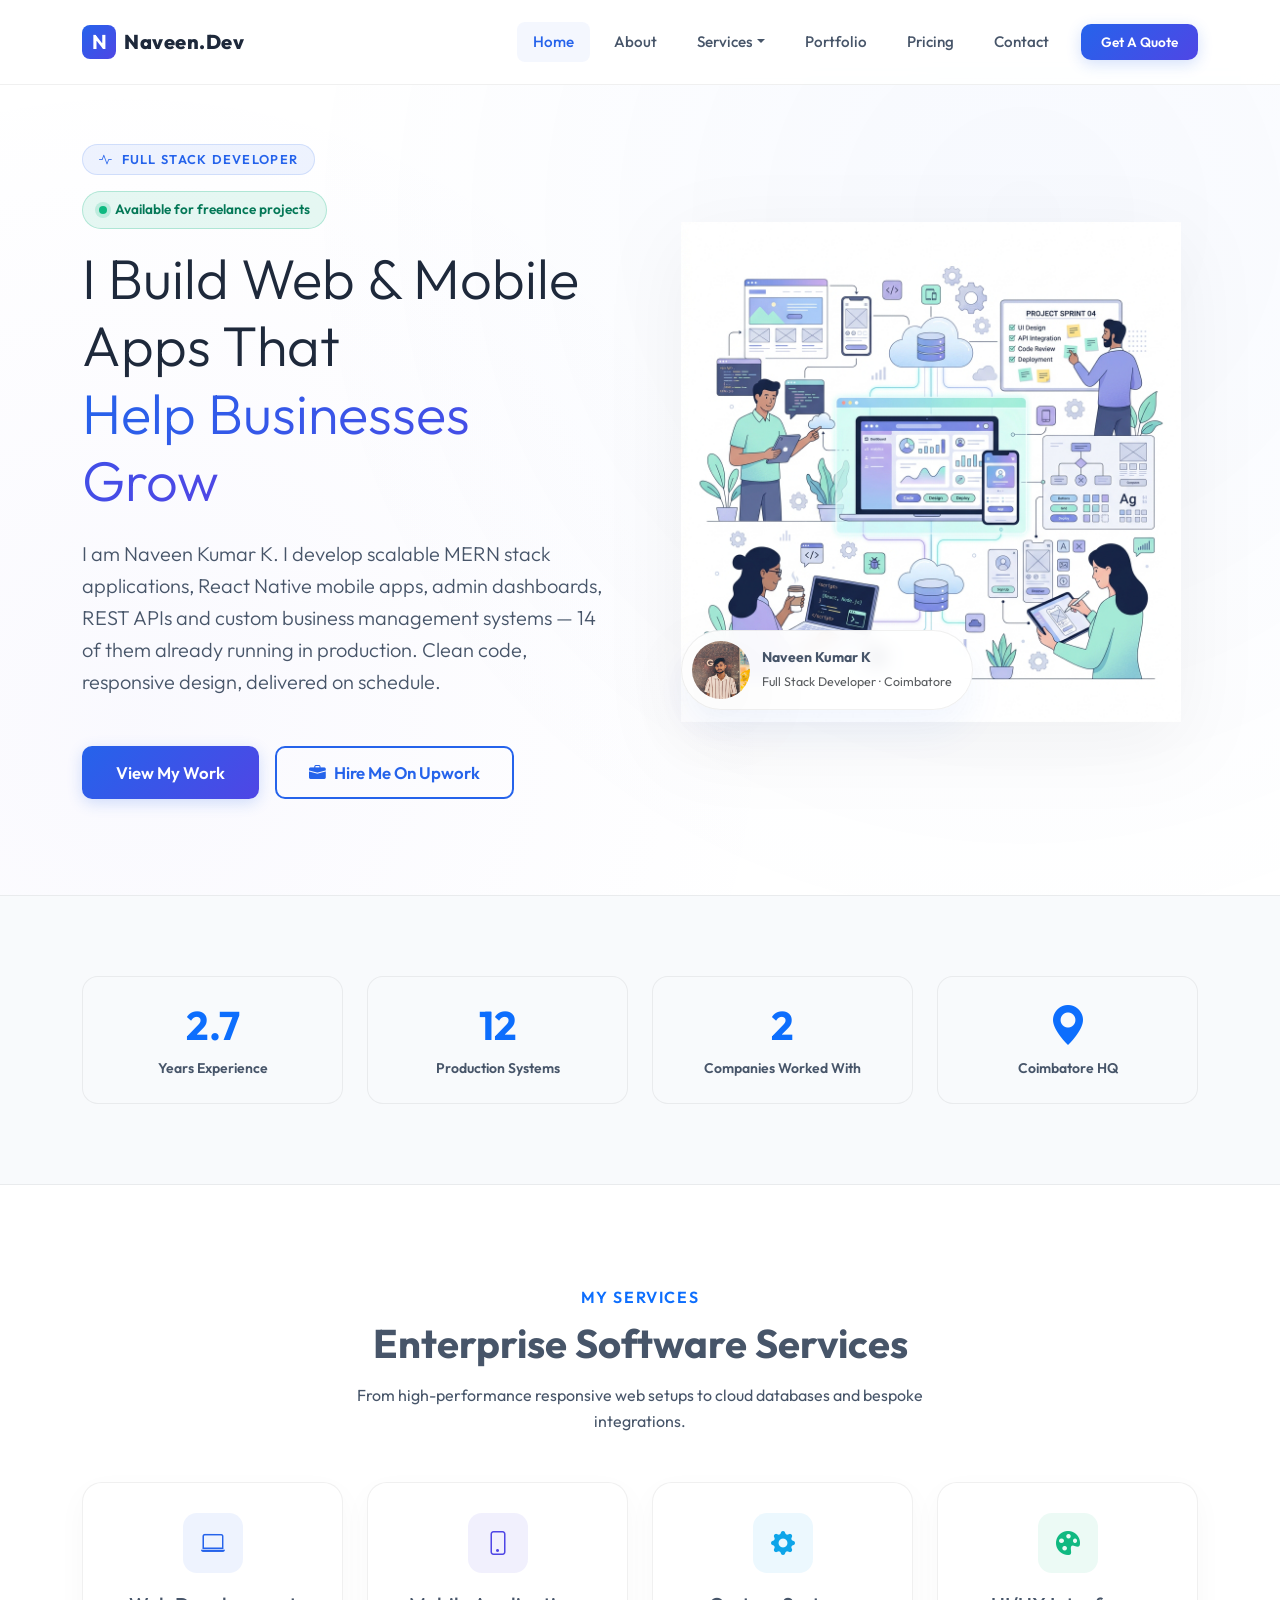
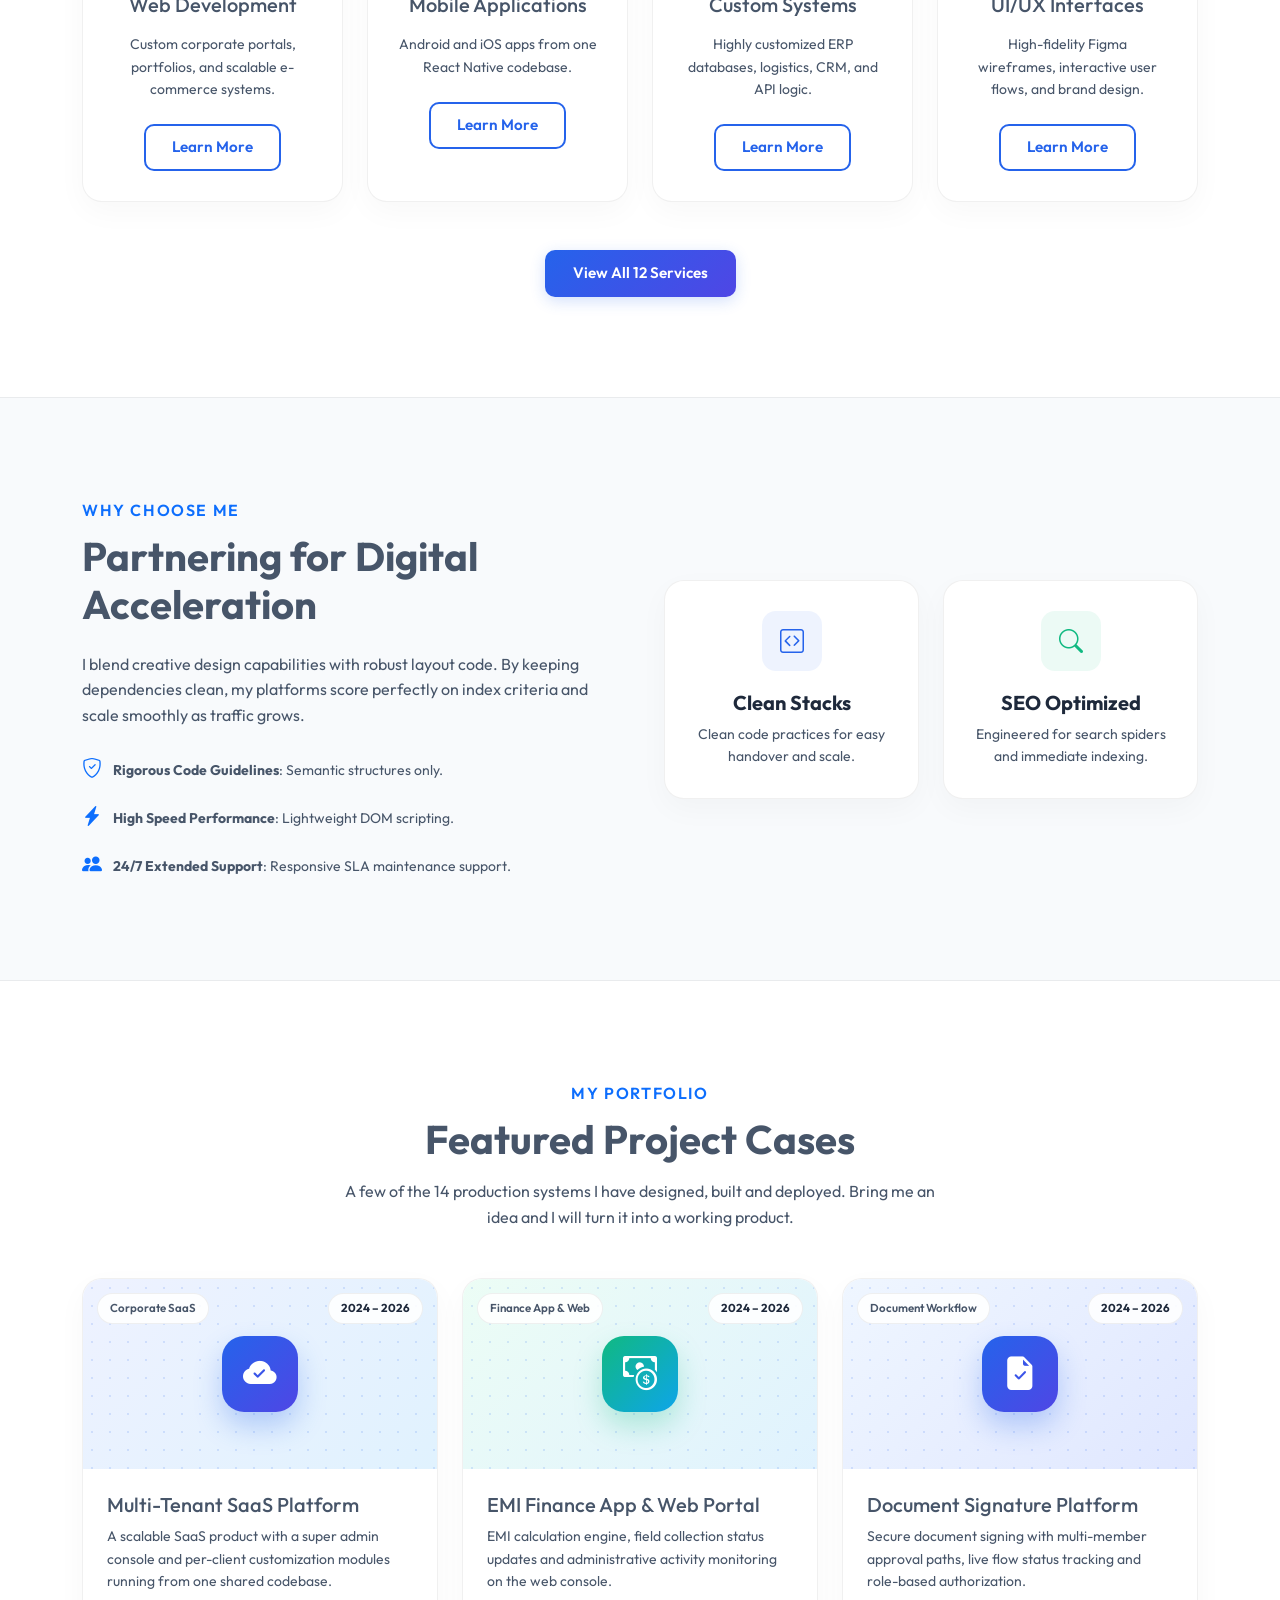
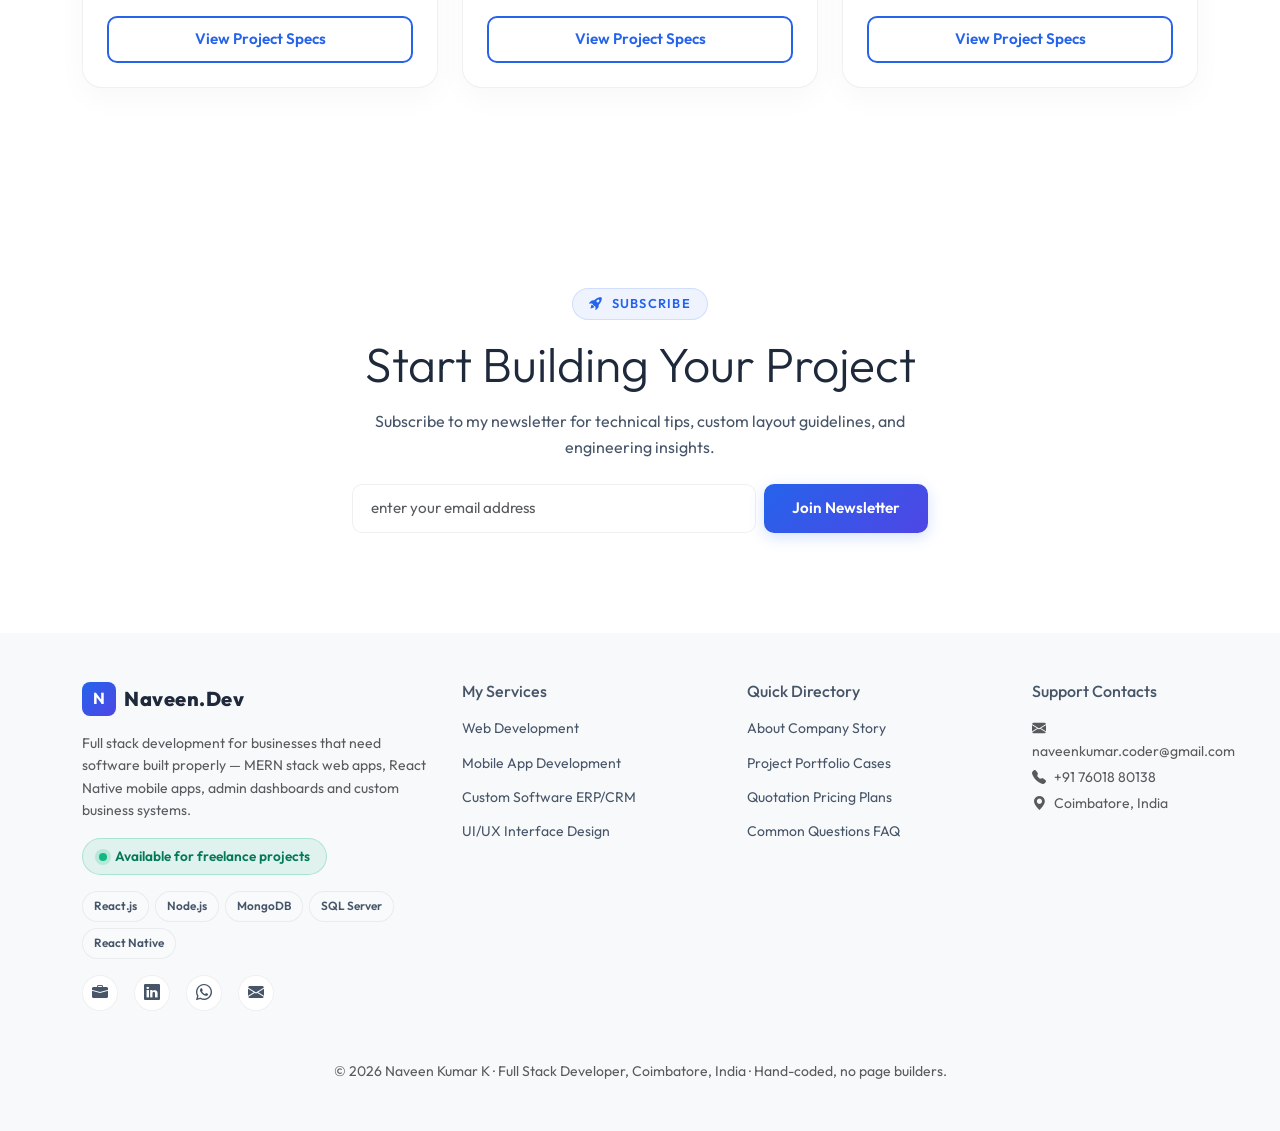
<file: index.html>
<!DOCTYPE html>
<html lang="en">
<head>
    <meta charset="UTF-8">
    <meta name="viewport" content="width=device-width, initial-scale=1.0">
    <title>Naveen Kumar K | Transforming Ideas Into Powerful Digital Products</title>
    <meta name="description" content="Naveen Kumar K is a Full Stack Developer in Coimbatore building websites, mobile apps, SaaS platforms, ERP, POS and custom software with React, React Native, Node.js, MongoDB and SQL Server.">
    <link rel="icon" href="data:image/svg+xml,%3Csvg xmlns='http://www.w3.org/2000/svg' viewBox='0 0 100 100'%3E%3Crect width='100' height='100' rx='22' fill='%232563EB'/%3E%3Ctext x='50' y='70' font-family='Outfit,Arial,sans-serif' font-size='58' font-weight='700' fill='white' text-anchor='middle'%3EN.%3C/text%3E%3C/svg%3E">
    <!-- Link preview for WhatsApp, LinkedIn and Upwork proposals -->
    <!-- TODO: replace SITE_URL with your live domain once the site is hosted -->
    <meta property="og:type" content="website">
    <meta property="og:title" content="Naveen Kumar K | Transforming Ideas Into Powerful Digital Products">
    <meta property="og:description" content="Naveen Kumar K is a Full Stack Developer in Coimbatore building websites, mobile apps, SaaS platforms, ERP, POS and custom software with React, React Native, Node.js, MongoDB and SQL Server.">
    <meta property="og:image" content="SITE_URL/hero_tech.png">
    <meta property="og:site_name" content="Naveen.Dev - Naveen Kumar K">
    <meta name="twitter:card" content="summary_large_image">
    <meta name="twitter:title" content="Naveen Kumar K | Transforming Ideas Into Powerful Digital Products">
    <meta name="twitter:description" content="Naveen Kumar K is a Full Stack Developer in Coimbatore building websites, mobile apps, SaaS platforms, ERP, POS and custom software with React, React Native, Node.js, MongoDB and SQL Server.">
    <meta name="author" content="Naveen Kumar K">
    <link rel="preconnect" href="https://fonts.googleapis.com">
    <link rel="preconnect" href="https://fonts.gstatic.com" crossorigin>
    <link rel="preconnect" href="https://cdn.jsdelivr.net" crossorigin>
    <link href="https://fonts.googleapis.com/css2?family=Outfit:wght@300;400;500;600;700;800&display=swap" rel="stylesheet">
    <!-- Bootstrap 5 CSS -->
    <link href="https://cdn.jsdelivr.net/npm/bootstrap@5.3.2/dist/css/bootstrap.min.css" rel="stylesheet">
    <!-- Bootstrap Icons -->
    <link rel="stylesheet" href="https://cdn.jsdelivr.net/npm/bootstrap-icons@1.11.3/font/bootstrap-icons.min.css">
    <!-- Custom Style -->
    <link rel="stylesheet" href="style.css">
</head>
<body class="d-flex flex-column min-vh-100">

    <!-- Page Preloader -->
    <div class="preloader" id="preloader">
        <div class="spinner-custom"></div>
    </div>

    <!-- Navigation Bar with Mega Menu -->
    <nav class="navbar navbar-expand-lg fixed-top" id="mainNavbar">
        <div class="container">
            <a class="navbar-brand d-flex align-items-center gap-2" href="index.html">
                <div class="brand-logo fw-bold">N</div>
                <span class="brand-name">Naveen.Dev</span>
            </a>
            <button class="navbar-toggler border-0 shadow-none" type="button" data-bs-toggle="collapse" data-bs-target="#navbarNav" aria-controls="navbarNav" aria-expanded="false" aria-label="Toggle navigation">
                <span class="navbar-toggler-icon"></span>
            </button>
            <div class="collapse navbar-collapse" id="navbarNav">
                <ul class="navbar-nav ms-auto gap-1 gap-lg-2">
                    <li class="nav-item"><a class="nav-link active" href="index.html">Home</a></li>
                    <li class="nav-item"><a class="nav-link" href="about.html">About</a></li>
                    <li class="nav-item dropdown dropdown-mega">
                        <a class="nav-link dropdown-toggle" href="services.html" role="button" data-bs-toggle="dropdown" aria-expanded="false">Services</a>
                        <div class="dropdown-menu dropdown-mega-menu border-0">
                            <div class="row g-4">
                                <div class="col-lg-4">
                                    <div class="mega-menu-col-title">Core Capabilities</div>
                                    <a class="mega-menu-link" href="web-development.html"><i class="bi bi-laptop"></i> <div><strong>Web Development</strong><br><small class="text-muted">Business websites & e-commerce</small></div></a>
                                    <a class="mega-menu-link" href="mobile-development.html"><i class="bi bi-phone"></i> <div><strong>Mobile Apps</strong><br><small class="text-muted">iOS, Android & cross-platform</small></div></a>
                                    <a class="mega-menu-link" href="custom-software.html"><i class="bi bi-gear-fill"></i> <div><strong>Custom Software</strong><br><small class="text-muted">Tailored ERP, CRM & cloud logic</small></div></a>
                                    <a class="mega-menu-link" href="ui-ux.html"><i class="bi bi-palette-fill"></i> <div><strong>UI/UX Design</strong><br><small class="text-muted">Wireframes, user flows & prototyping</small></div></a>
                                </div>
                                <div class="col-lg-4">
                                    <div class="mega-menu-col-title">Software Systems</div>
                                    <a class="mega-menu-link" href="custom-software.html#erp"><i class="bi bi-building"></i> <div><strong>Enterprise ERP</strong><br><small class="text-muted">Resource and logistics tracking</small></div></a>
                                    <a class="mega-menu-link" href="custom-software.html#crm"><i class="bi bi-people-fill"></i> <div><strong>Sales CRM Software</strong><br><small class="text-muted">Manage relationships & lead pipelines</small></div></a>
                                    <a class="mega-menu-link" href="services.html#saas"><i class="bi bi-cloud-check-fill"></i> <div><strong>SaaS Cloud Platforms</strong><br><small class="text-muted">Modern cloud multi-tenant systems</small></div></a>
                                </div>
                                <div class="col-lg-4">
                                    <div class="mega-menu-col-title">Frameworks & Info</div>
                                    <a class="mega-menu-link" href="technologies.html"><i class="bi bi-database-fill-gear"></i> <div><strong>Technologies Stack</strong><br><small class="text-muted">My custom engineering capability</small></div></a>
                                    <a class="mega-menu-link" href="process.html"><i class="bi bi-rocket-takeoff-fill"></i> <div><strong>Development Process</strong><br><small class="text-muted">Roadmap from planning to deploy</small></div></a>
                                    <a class="mega-menu-link" href="faq.html"><i class="bi bi-question-circle-fill"></i> <div><strong>Pre-Project FAQ</strong><br><small class="text-muted">Answers regarding budget and support</small></div></a>
                                </div>
                            </div>
                        </div>
                    </li>
                    <li class="nav-item"><a class="nav-link" href="portfolio.html">Portfolio</a></li>
                    <li class="nav-item"><a class="nav-link" href="pricing.html">Pricing</a></li>
                    <li class="nav-item"><a class="nav-link" href="contact.html">Contact</a></li>
                </ul>
                <div class="ms-lg-3 mt-3 mt-lg-0">
                    <a href="contact.html" class="btn btn-premium btn-premium-sm">Get A Quote</a>
                </div>
            </div>
        </div>
    </nav>

    <!-- Hero Section -->
    <header id="hero" class="py-5 mt-5">
        <div class="container py-lg-5">
            <div class="row align-items-center g-5 min-vh-75">
                <div class="col-lg-6 text-center text-lg-start animate-on-scroll">
                    <span class="badge badge-soft-primary mb-3 px-3 py-2 rounded-pill uppercase tracking-wider">
                        <i class="bi bi-activity me-1"></i> Full Stack Developer
                    </span>
                    <div class="mb-3">
                        <span class="availability-pill"><span class="availability-dot"></span> Available for freelance projects</span>
                    </div>
                    <h1 class="display-4 fw-extrabold text-slate mb-4 line-height-sm">
                        I Build Web &amp; Mobile Apps That <br><span class="text-gradient">Help Businesses Grow</span>
                    </h1>
                    <p class="lead text-gray mb-5">
                        I am Naveen Kumar K. I develop scalable MERN stack applications, React Native mobile apps, admin dashboards, REST APIs and custom business management systems &mdash; 14 of them already running in production. Clean code, responsive design, delivered on schedule.
                    </p>
                    <div class="d-flex flex-wrap justify-content-center justify-content-lg-start gap-3">
                        <a href="portfolio.html" class="btn btn-premium btn-lg">View My Work</a>
                        <a href="https://www.upwork.com/freelancers/~010cbae54f7f3a4a92" target="_blank" rel="noopener" class="btn btn-outline-premium btn-lg"><i class="bi bi-briefcase-fill me-2"></i>Hire Me On Upwork</a>
                    </div>
                </div>
                <div class="col-lg-6 text-center animate-on-scroll">
                    <div class="hero-ill-wrapper">
                        <img src="hero_tech.png" alt="Full stack software engineering illustration" class="img-fluid" width="1024" height="1024" fetchpriority="high">
                        <div class="hero-photo-badge">
                            <img src="naveen-profile.jpg" alt="Naveen Kumar K" width="58" height="58">
                            <div>
                                <strong class="d-block text-slate small">Naveen Kumar K</strong>
                                <span class="text-muted" style="font-size: 0.78rem;">Full Stack Developer &middot; Coimbatore</span>
                            </div>
                        </div>
                    </div>
                </div>
            </div>
        </div>
    </header>

    <!-- Statistics Section -->
    <section class="py-80 bg-light-section">
        <div class="container">
            <div class="row g-4 text-center justify-content-center">
                <div class="col-md-3 col-sm-6 col-12 animate-on-scroll">
                    <div class="counter-box">
                        <h3 class="display-6 fw-bold text-primary mb-2"><span class="counter" data-target="3">0</span>.7</h3>
                        <p class="text-gray small mb-0 fw-semibold">Years Experience</p>
                    </div>
                </div>
                <div class="col-md-3 col-sm-6 col-12 animate-on-scroll">
                    <div class="counter-box">
                        <h3 class="display-6 fw-bold text-primary mb-2"><span class="counter" data-target="14">0</span></h3>
                        <p class="text-gray small mb-0 fw-semibold">Production Systems</p>
                    </div>
                </div>
                <div class="col-md-3 col-sm-6 col-12 animate-on-scroll">
                    <div class="counter-box">
                        <h3 class="display-6 fw-bold text-primary mb-2"><span class="counter" data-target="3">0</span></h3>
                        <p class="text-gray small mb-0 fw-semibold">Companies Worked With</p>
                    </div>
                </div>
                <div class="col-md-3 col-sm-6 col-12 animate-on-scroll">
                    <div class="counter-box">
                        <h3 class="display-6 fw-bold text-primary mb-2"><i class="bi bi-geo-alt-fill text-primary display-6 mb-2 d-block"></i></h3>
                        <p class="text-gray small mb-0 fw-semibold">Coimbatore HQ</p>
                    </div>
                </div>
            </div>
        </div>
    </section>

    <!-- Services Section -->
    <section class="py-100">
        <div class="container">
            <div class="text-center mb-5 max-width-600 mx-auto animate-on-scroll">
                <span class="text-primary fw-semibold uppercase tracking-wider d-block mb-2">My Services</span>
                <h2 class="h1 fw-bold mb-3">Enterprise Software Services</h2>
                <p class="text-gray">From high-performance responsive web setups to cloud databases and bespoke integrations.</p>
            </div>
            
            <div class="row g-4">
                <!-- Service 1 -->
                <div class="col-lg-3 col-md-6 animate-on-scroll">
                    <div class="rounded-card text-center">
                        <div class="icon-box-md primary mx-auto"><i class="bi bi-laptop"></i></div>
                        <h4 class="h5 mb-3">Web Development</h4>
                        <p class="small text-gray mb-4">Custom corporate portals, portfolios, and scalable e-commerce systems.</p>
                        <a href="web-development.html" class="btn btn-outline-premium btn-premium-sm">Learn More</a>
                    </div>
                </div>
                <!-- Service 2 -->
                <div class="col-lg-3 col-md-6 animate-on-scroll">
                    <div class="rounded-card text-center">
                        <div class="icon-box-md accent mx-auto"><i class="bi bi-phone"></i></div>
                        <h4 class="h5 mb-3">Mobile Applications</h4>
                        <p class="small text-gray mb-4">Android and iOS apps from one React Native codebase.</p>
                        <a href="mobile-development.html" class="btn btn-outline-premium btn-premium-sm">Learn More</a>
                    </div>
                </div>
                <!-- Service 3 -->
                <div class="col-lg-3 col-md-6 animate-on-scroll">
                    <div class="rounded-card text-center">
                        <div class="icon-box-md sky mx-auto"><i class="bi bi-gear-fill"></i></div>
                        <h4 class="h5 mb-3">Custom Systems</h4>
                        <p class="small text-gray mb-4">Highly customized ERP databases, logistics, CRM, and API logic.</p>
                        <a href="custom-software.html" class="btn btn-outline-premium btn-premium-sm">Learn More</a>
                    </div>
                </div>
                <!-- Service 4 -->
                <div class="col-lg-3 col-md-6 animate-on-scroll">
                    <div class="rounded-card text-center">
                        <div class="icon-box-md success mx-auto"><i class="bi bi-palette-fill"></i></div>
                        <h4 class="h5 mb-3">UI/UX Interfaces</h4>
                        <p class="small text-gray mb-4">High-fidelity Figma wireframes, interactive user flows, and brand design.</p>
                        <a href="ui-ux.html" class="btn btn-outline-premium btn-premium-sm">Learn More</a>
                    </div>
                </div>
            </div>
            <div class="text-center mt-5">
                <a href="services.html" class="btn btn-premium">View All 12 Services</a>
            </div>
        </div>
    </section>

    <!-- Why Choose Me Section -->
    <section class="py-100 bg-light-section">
        <div class="container">
            <div class="row align-items-center g-5">
                <div class="col-lg-6 animate-on-scroll">
                    <span class="text-primary fw-semibold uppercase tracking-wider d-block mb-2">Why Choose Me</span>
                    <h2 class="h1 fw-bold mb-4">Partnering for Digital Acceleration</h2>
                    <p class="text-gray mb-4">
                        I blend creative design capabilities with robust layout code. By keeping dependencies clean, my platforms score perfectly on index criteria and scale smoothly as traffic grows.
                    </p>
                    <ul class="list-unstyled d-flex flex-column gap-3 mb-0 text-gray small">
                        <li><i class="bi bi-shield-check text-primary me-2 fs-5"></i> <strong>Rigorous Code Guidelines</strong>: Semantic structures only.</li>
                        <li><i class="bi bi-lightning-charge-fill text-primary me-2 fs-5"></i> <strong>High Speed Performance</strong>: Lightweight DOM scripting.</li>
                        <li><i class="bi bi-people-fill text-primary me-2 fs-5"></i> <strong>24/7 Extended Support</strong>: Responsive SLA maintenance support.</li>
                    </ul>
                </div>
                <div class="col-lg-6">
                    <div class="row g-4">
                        <div class="col-sm-6 animate-on-scroll">
                            <div class="rounded-card text-center">
                                <div class="icon-box-md primary mx-auto"><i class="bi bi-code-square"></i></div>
                                <h5 class="mb-2">Clean Stacks</h5>
                                <p class="small text-gray mb-0">Clean code practices for easy handover and scale.</p>
                            </div>
                        </div>
                        <div class="col-sm-6 animate-on-scroll">
                            <div class="rounded-card text-center">
                                <div class="icon-box-md success mx-auto"><i class="bi bi-search"></i></div>
                                <h5 class="mb-2">SEO Optimized</h5>
                                <p class="small text-gray mb-0">Engineered for search spiders and immediate indexing.</p>
                            </div>
                        </div>
                    </div>
                </div>
            </div>
        </div>
    </section>

    <!-- Featured Projects Portfolio Section -->
    <section class="py-100">
        <div class="container">
            <div class="text-center mb-5 max-width-600 mx-auto animate-on-scroll">
                <span class="text-primary fw-semibold uppercase tracking-wider d-block mb-2">My Portfolio</span>
                <h2 class="h1 fw-bold mb-3">Featured Project Cases</h2>
                <p class="text-gray">A few of the 14 production systems I have designed, built and deployed. Bring me an idea and I will turn it into a working product.</p>
            </div>

            <div class="row g-4">
                <!-- Project 1 -->
                <div class="col-lg-4 col-md-6 animate-on-scroll">
                    <div class="rounded-card p-0 overflow-hidden d-flex flex-column justify-content-between">
                        <div>
                            <div class="project-cover cover-accent">
                                <span class="project-cover-tag">Corporate SaaS</span>
                                <span class="project-cover-year">2024 &ndash; 2026</span>
                                <div class="project-cover-icon"><i class="bi bi-cloud-check-fill"></i></div>
                            </div>
                            <div class="p-4">
                                <h4 class="h5 mb-2">Multi-Tenant SaaS Platform</h4>
                                <p class="small text-gray mb-0">A scalable SaaS product with a super admin console and per-client customization modules running from one shared codebase.</p>
                            </div>
                        </div>
                        <div class="p-4 pt-0">
                            <a href="portfolio.html" class="btn btn-outline-premium btn-premium-sm w-100">View Project Specs</a>
                        </div>
                    </div>
                </div>
                <!-- Project 2 -->
                <div class="col-lg-4 col-md-6 animate-on-scroll">
                    <div class="rounded-card p-0 overflow-hidden d-flex flex-column justify-content-between">
                        <div>
                            <div class="project-cover cover-success">
                                <span class="project-cover-tag">Finance App & Web</span>
                                <span class="project-cover-year">2024 &ndash; 2026</span>
                                <div class="project-cover-icon"><i class="bi bi-cash-coin"></i></div>
                            </div>
                            <div class="p-4">
                                <h4 class="h5 mb-2">EMI Finance App & Web Portal</h4>
                                <p class="small text-gray mb-0">EMI calculation engine, field collection status updates and administrative activity monitoring on the web console.</p>
                            </div>
                        </div>
                        <div class="p-4 pt-0">
                            <a href="portfolio.html" class="btn btn-outline-premium btn-premium-sm w-100">View Project Specs</a>
                        </div>
                    </div>
                </div>
                <!-- Project 3 -->
                <div class="col-lg-4 col-md-12 animate-on-scroll">
                    <div class="rounded-card p-0 overflow-hidden d-flex flex-column justify-content-between">
                        <div>
                            <div class="project-cover">
                                <span class="project-cover-tag">Document Workflow</span>
                                <span class="project-cover-year">2024 &ndash; 2026</span>
                                <div class="project-cover-icon"><i class="bi bi-file-earmark-check-fill"></i></div>
                            </div>
                            <div class="p-4">
                                <h4 class="h5 mb-2">Document Signature Platform</h4>
                                <p class="small text-gray mb-0">Secure document signing with multi-member approval paths, live flow status tracking and role-based authorization.</p>
                            </div>
                        </div>
                        <div class="p-4 pt-0">
                            <a href="portfolio.html" class="btn btn-outline-premium btn-premium-sm w-100">View Project Specs</a>
                        </div>
                    </div>
                </div>
            </div>
        </div>
    </section>

    <!-- Bottom Newsletter CTA Form -->
    <section class="py-100">
        <div class="container text-center max-width-600 mx-auto animate-on-scroll">
            <span class="badge badge-soft-primary mb-3 px-3 py-2 rounded-pill uppercase tracking-wider">
                <i class="bi bi-rocket-takeoff-fill me-1"></i> Subscribe
            </span>
            <h2 class="display-5 fw-extrabold text-slate mb-3">Start Building Your Project</h2>
            <p class="text-gray mb-4">Subscribe to my newsletter for technical tips, custom layout guidelines, and engineering insights.</p>
            <form class="d-flex flex-column flex-sm-row gap-2 max-width-600 mx-auto" onsubmit="event.preventDefault(); alert('Subscribed successfully!'); this.reset();">
                <input type="email" class="form-control" placeholder="enter your email address" required>
                <button type="submit" class="btn btn-premium text-nowrap">Join Newsletter</button>
            </form>
        </div>
    </section>

    <!-- Footer Row -->


    <footer class="py-5 bg-light border-top border-light mt-auto">
        <div class="container">
            <div class="row g-4 justify-content-between text-center text-md-start">
                <div class="col-lg-4 col-12">
                    <div class="footer-logo d-flex align-items-center justify-content-center justify-content-md-start gap-2 mb-3">
                        <div class="brand-logo fw-bold">N</div>
                        <span class="brand-name">Naveen.Dev</span>
                    </div>
                    <p class="small text-muted mb-3">Full stack development for businesses that need software built properly &mdash; MERN stack web apps, React Native mobile apps, admin dashboards and custom business systems.</p>
                    <div class="mb-3">
                        <span class="availability-pill"><span class="availability-dot"></span> Available for freelance projects</span>
                    </div>
                    <div class="profile-stack mb-3">
                        <span>React.js</span>
                        <span>Node.js</span>
                        <span>MongoDB</span>
                        <span>SQL Server</span>
                        <span>React Native</span>
                    </div>
                    <div class="d-flex justify-content-center justify-content-md-start gap-2">
                        <a href="https://www.upwork.com/freelancers/~010cbae54f7f3a4a92" target="_blank" rel="noopener" class="footer-social-icon" title="Hire me on Upwork" aria-label="Upwork"><i class="bi bi-briefcase-fill"></i></a>
                        <a href="https://www.linkedin.com/in/naveen-kumar-a76729263" target="_blank" rel="noopener" class="footer-social-icon" title="LinkedIn" aria-label="LinkedIn"><i class="bi bi-linkedin"></i></a>
                        <a href="https://wa.me/917601880138" target="_blank" rel="noopener" class="footer-social-icon" title="WhatsApp" aria-label="WhatsApp"><i class="bi bi-whatsapp"></i></a>
                        <a href="mailto:naveenkumar.coder@gmail.com" class="footer-social-icon" title="Email" aria-label="Email"><i class="bi bi-envelope-fill"></i></a>
                    </div>
                </div>
                <div class="col-md-3 col-6">
                    <h5 class="h6 mb-3">My Services</h5>
                    <a href="web-development.html" class="footer-link small">Web Development</a>
                    <a href="mobile-development.html" class="footer-link small">Mobile App Development</a>
                    <a href="custom-software.html" class="footer-link small">Custom Software ERP/CRM</a>
                    <a href="ui-ux.html" class="footer-link small">UI/UX Interface Design</a>
                </div>
                <div class="col-md-3 col-6">
                    <h5 class="h6 mb-3">Quick Directory</h5>
                    <a href="about.html" class="footer-link small">About Company Story</a>
                    <a href="portfolio.html" class="footer-link small">Project Portfolio Cases</a>
                    <a href="pricing.html" class="footer-link small">Quotation Pricing Plans</a>
                    <a href="faq.html" class="footer-link small">Common Questions FAQ</a>
                </div>
                <div class="col-lg-2 col-12">
                    <h5 class="h6 mb-3">Support Contacts</h5>
                    <p class="small text-muted mb-1"><i class="bi bi-envelope-fill me-2"></i>naveenkumar.coder@gmail.com</p>
                    <p class="small text-muted mb-1"><i class="bi bi-telephone-fill me-2"></i>+91 76018 80138</p>
                    <p class="small text-muted mb-3"><i class="bi bi-geo-alt-fill me-2"></i>Coimbatore, India</p>
                </div>
            </div>
            <hr class="border-light my-4">
            <div class="text-center text-muted small">
                &copy; 2026 Naveen Kumar K &middot; Full Stack Developer, Coimbatore, India &middot; Hand-coded, no page builders.
            </div>
        </div>
    </footer>

    <!-- Back to Top Button -->
    <button id="backToTop" class="back-to-top-btn" title="Back to Top">
        <i class="bi bi-arrow-up-short"></i>
    </button>

    <!-- Bootstrap Bundle with Popper JS -->
    <script defer src="https://cdn.jsdelivr.net/npm/bootstrap@5.3.2/dist/js/bootstrap.bundle.min.js"></script>
    <!-- Custom JS -->
    <script defer src="script.js"></script>
</body>
</html>
</file>
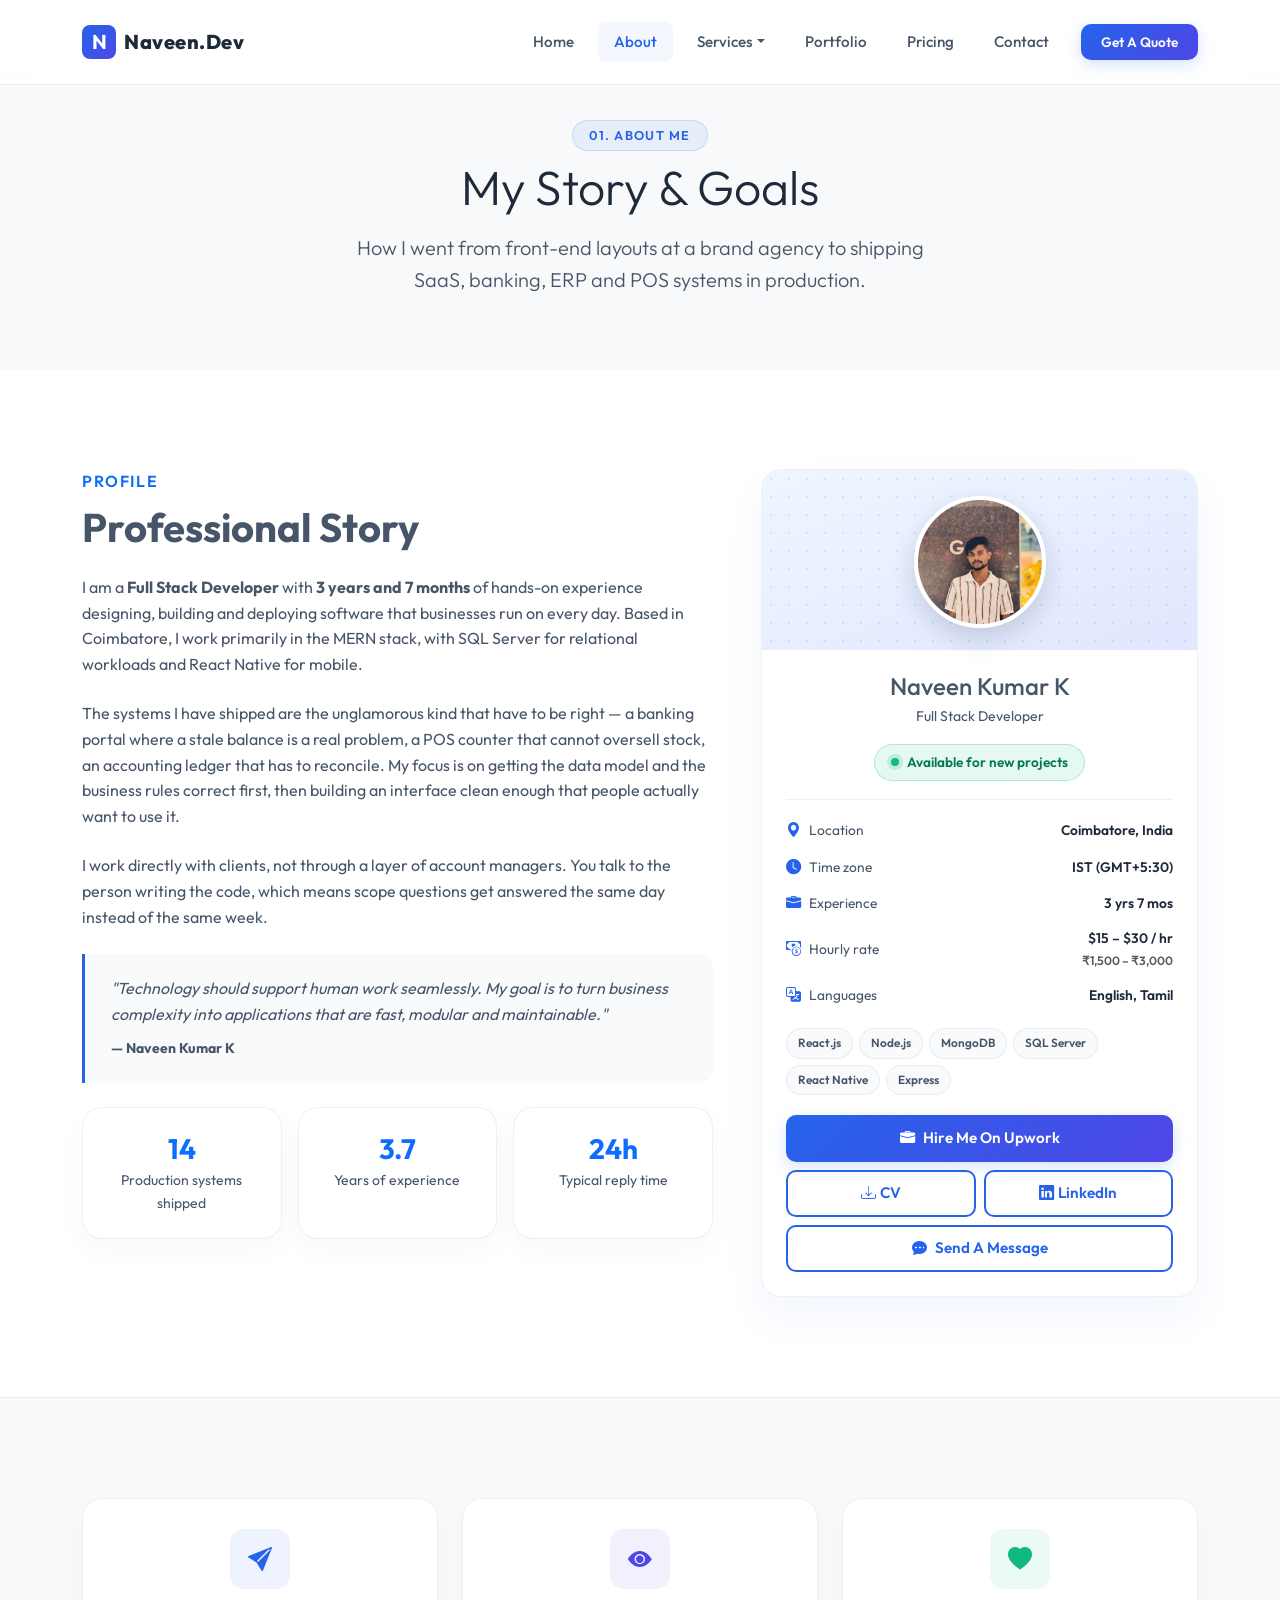
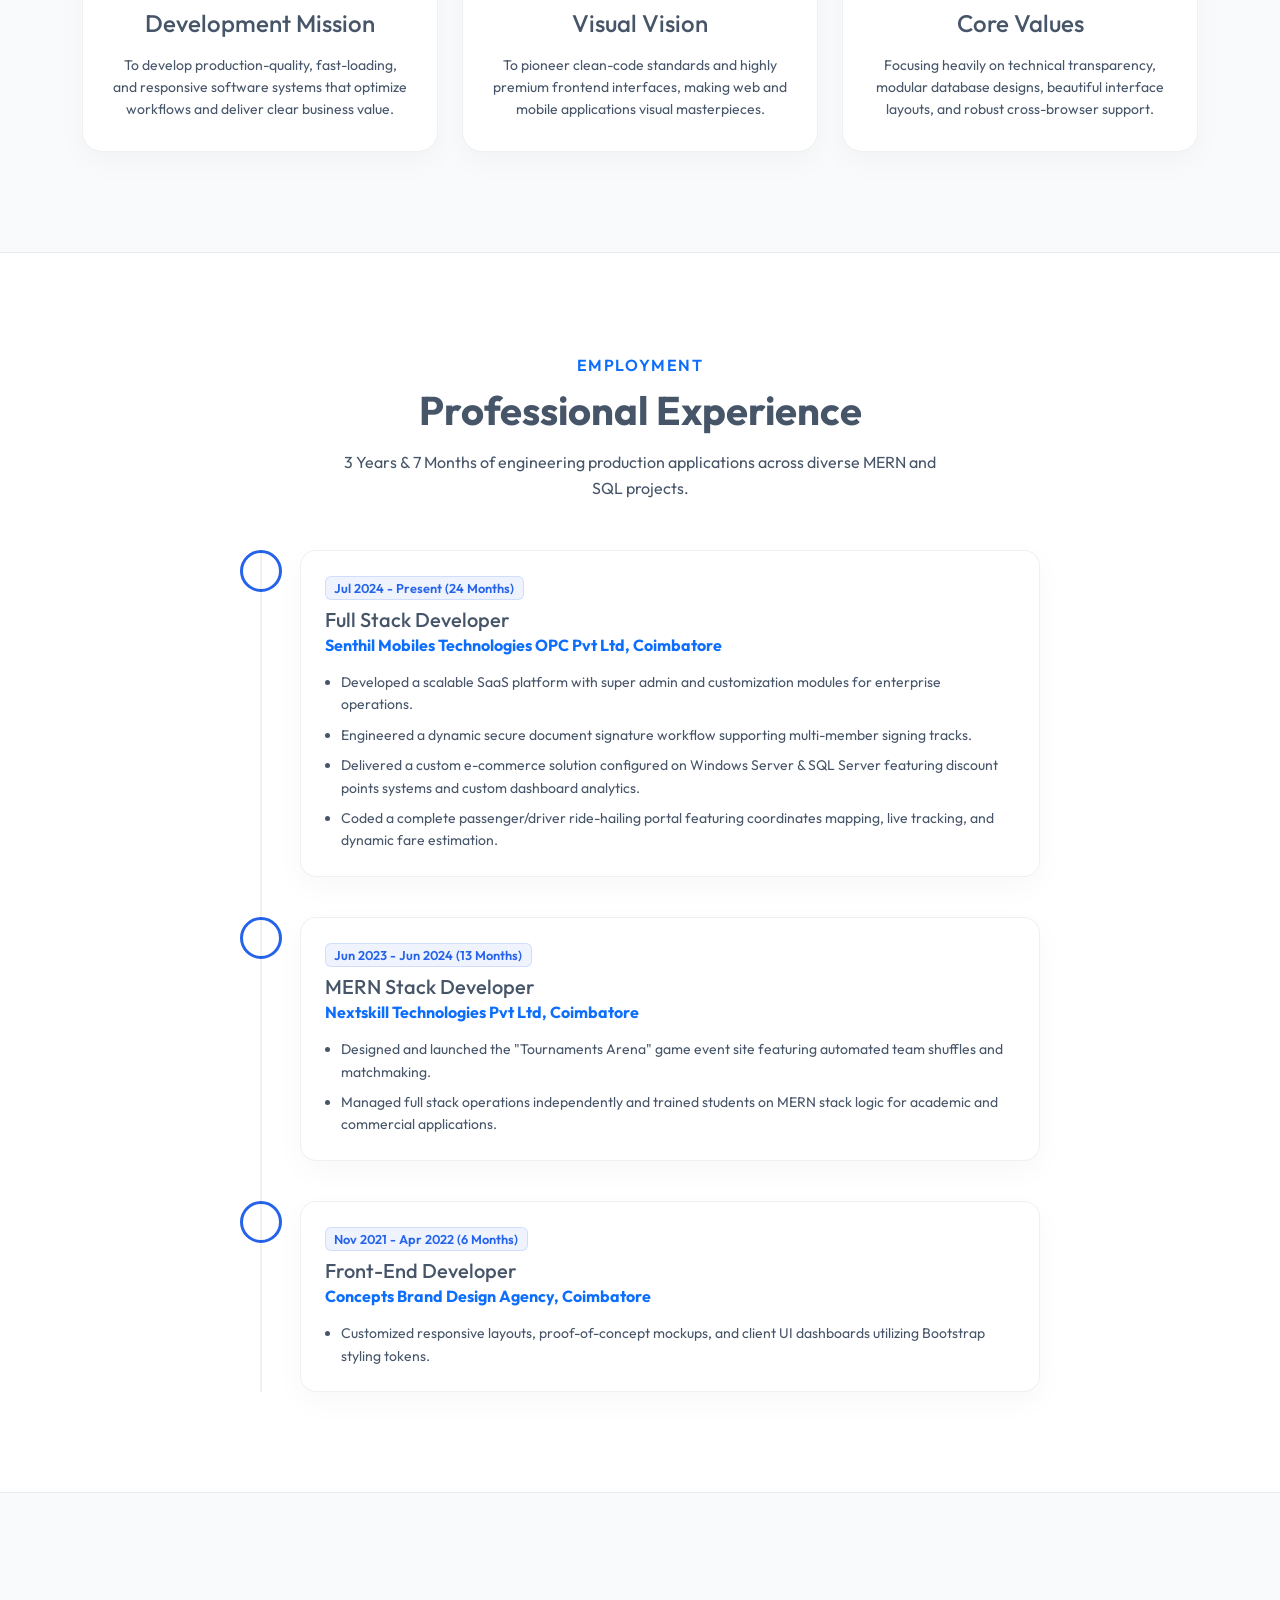
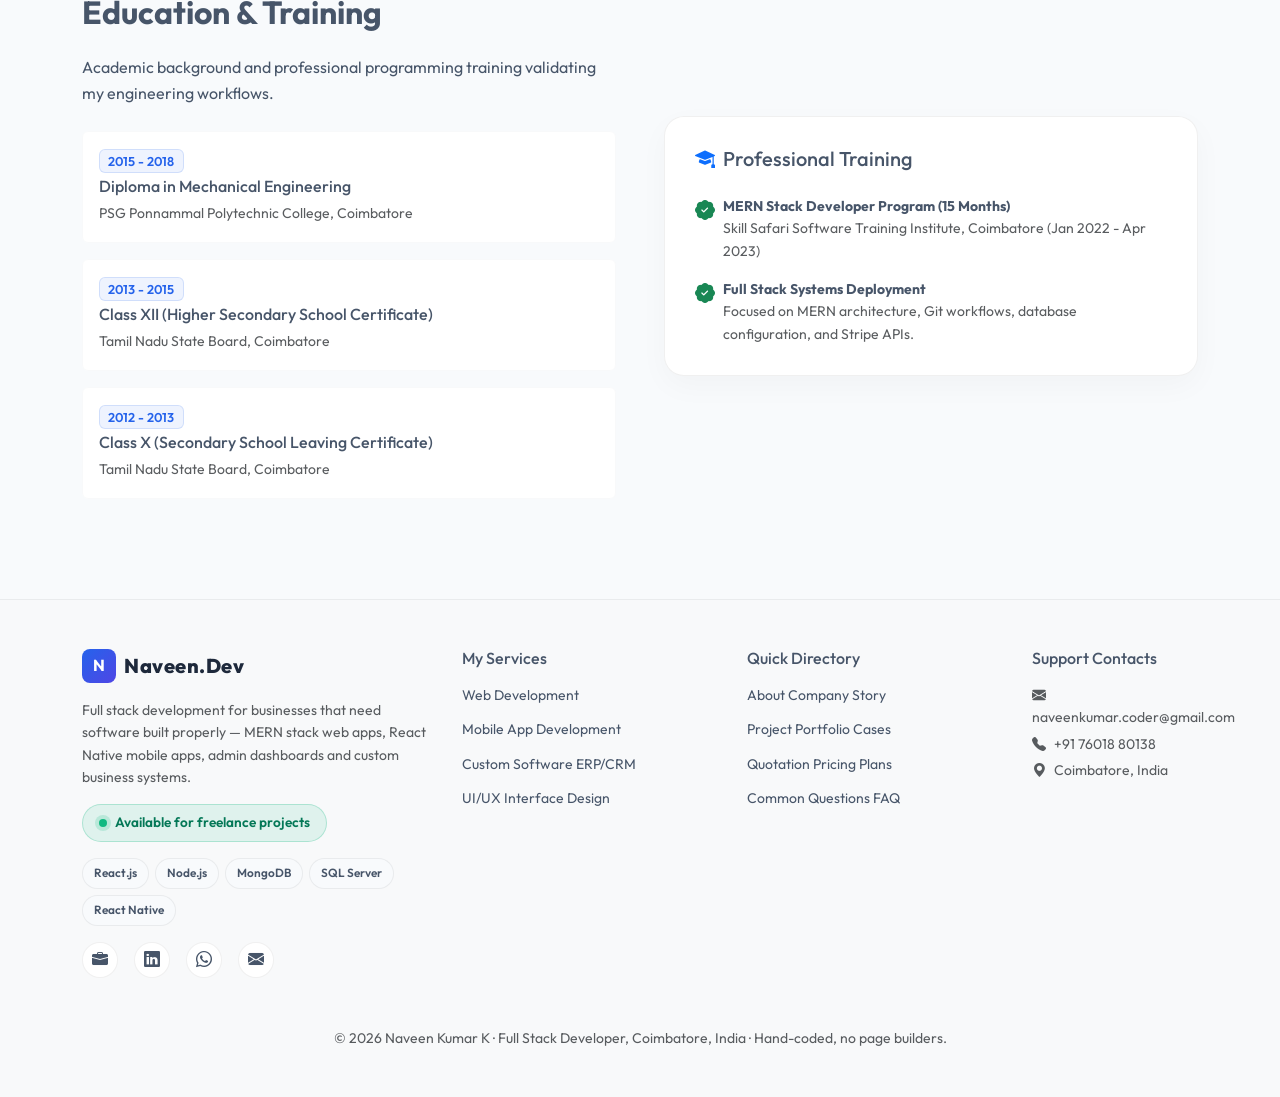
<file: about.html>
<!DOCTYPE html>
<html lang="en">
<head>
    <meta charset="UTF-8">
    <meta name="viewport" content="width=device-width, initial-scale=1.0">
    <title>About Us | Naveen Kumar K</title>
    <meta name="description" content="Read Naveen Kumar K's story, development mission, visual vision, core values, and professional employment timeline.">
    <link rel="icon" href="data:image/svg+xml,%3Csvg xmlns='http://www.w3.org/2000/svg' viewBox='0 0 100 100'%3E%3Crect width='100' height='100' rx='22' fill='%232563EB'/%3E%3Ctext x='50' y='70' font-family='Outfit,Arial,sans-serif' font-size='58' font-weight='700' fill='white' text-anchor='middle'%3EN.%3C/text%3E%3C/svg%3E">
    <!-- Link preview for WhatsApp, LinkedIn and Upwork proposals -->
    <!-- TODO: replace SITE_URL with your live domain once the site is hosted -->
    <meta property="og:type" content="website">
    <meta property="og:title" content="About Us | Naveen Kumar K">
    <meta property="og:description" content="Read Naveen Kumar K's story, development mission, visual vision, core values, and professional employment timeline.">
    <meta property="og:image" content="SITE_URL/hero_tech.png">
    <meta property="og:site_name" content="Naveen.Dev - Naveen Kumar K">
    <meta name="twitter:card" content="summary_large_image">
    <meta name="twitter:title" content="About Us | Naveen Kumar K">
    <meta name="twitter:description" content="Read Naveen Kumar K's story, development mission, visual vision, core values, and professional employment timeline.">
    <meta name="author" content="Naveen Kumar K">
    <link rel="preconnect" href="https://fonts.googleapis.com">
    <link rel="preconnect" href="https://fonts.gstatic.com" crossorigin>
    <link rel="preconnect" href="https://cdn.jsdelivr.net" crossorigin>
    <link href="https://fonts.googleapis.com/css2?family=Outfit:wght@300;400;500;600;700;800&display=swap" rel="stylesheet">
    <!-- Bootstrap 5 CSS -->
    <link href="https://cdn.jsdelivr.net/npm/bootstrap@5.3.2/dist/css/bootstrap.min.css" rel="stylesheet">
    <!-- Bootstrap Icons -->
    <link rel="stylesheet" href="https://cdn.jsdelivr.net/npm/bootstrap-icons@1.11.3/font/bootstrap-icons.min.css">
    <!-- Custom Style -->
    <link rel="stylesheet" href="style.css">
</head>
<body class="d-flex flex-column min-vh-100">

    <!-- Page Preloader -->
    <div class="preloader" id="preloader">
        <div class="spinner-custom"></div>
    </div>

    <!-- Navigation Bar with Mega Menu -->
    <nav class="navbar navbar-expand-lg fixed-top" id="mainNavbar">
        <div class="container">
            <a class="navbar-brand d-flex align-items-center gap-2" href="index.html">
                <div class="brand-logo fw-bold">N</div>
                <span class="brand-name">Naveen.Dev</span>
            </a>
            <button class="navbar-toggler border-0 shadow-none" type="button" data-bs-toggle="collapse" data-bs-target="#navbarNav" aria-controls="navbarNav" aria-expanded="false" aria-label="Toggle navigation">
                <span class="navbar-toggler-icon"></span>
            </button>
            <div class="collapse navbar-collapse" id="navbarNav">
                <ul class="navbar-nav ms-auto gap-1 gap-lg-2">
                    <li class="nav-item"><a class="nav-link" href="index.html">Home</a></li>
                    <li class="nav-item"><a class="nav-link active" href="about.html">About</a></li>
                    <li class="nav-item dropdown dropdown-mega">
                        <a class="nav-link dropdown-toggle" href="services.html" role="button" data-bs-toggle="dropdown" aria-expanded="false">Services</a>
                        <div class="dropdown-menu dropdown-mega-menu border-0">
                            <div class="row g-4">
                                <div class="col-lg-4">
                                    <div class="mega-menu-col-title">Core Capabilities</div>
                                    <a class="mega-menu-link" href="web-development.html"><i class="bi bi-laptop"></i> <div><strong>Web Development</strong><br><small class="text-muted">Business websites & e-commerce</small></div></a>
                                    <a class="mega-menu-link" href="mobile-development.html"><i class="bi bi-phone"></i> <div><strong>Mobile Apps</strong><br><small class="text-muted">iOS, Android & cross-platform</small></div></a>
                                    <a class="mega-menu-link" href="custom-software.html"><i class="bi bi-gear-fill"></i> <div><strong>Custom Software</strong><br><small class="text-muted">Tailored ERP, CRM & cloud logic</small></div></a>
                                    <a class="mega-menu-link" href="ui-ux.html"><i class="bi bi-palette-fill"></i> <div><strong>UI/UX Design</strong><br><small class="text-muted">Wireframes, user flows & prototyping</small></div></a>
                                </div>
                                <div class="col-lg-4">
                                    <div class="mega-menu-col-title">Software Systems</div>
                                    <a class="mega-menu-link" href="custom-software.html#erp"><i class="bi bi-building"></i> <div><strong>Enterprise ERP</strong><br><small class="text-muted">Resource and logistics tracking</small></div></a>
                                    <a class="mega-menu-link" href="custom-software.html#crm"><i class="bi bi-people-fill"></i> <div><strong>Sales CRM Software</strong><br><small class="text-muted">Manage relationships & lead pipelines</small></div></a>
                                    <a class="mega-menu-link" href="services.html#saas"><i class="bi bi-cloud-check-fill"></i> <div><strong>SaaS Cloud Platforms</strong><br><small class="text-muted">Modern cloud multi-tenant systems</small></div></a>
                                </div>
                                <div class="col-lg-4">
                                    <div class="mega-menu-col-title">Frameworks & Info</div>
                                    <a class="mega-menu-link" href="technologies.html"><i class="bi bi-database-fill-gear"></i> <div><strong>Technologies Stack</strong><br><small class="text-muted">My core engineering capability</small></div></a>
                                    <a class="mega-menu-link" href="process.html"><i class="bi bi-rocket-takeoff-fill"></i> <div><strong>Development Process</strong><br><small class="text-muted">Roadmap from planning to deploy</small></div></a>
                                    <a class="mega-menu-link" href="faq.html"><i class="bi bi-question-circle-fill"></i> <div><strong>Pre-Project FAQ</strong><br><small class="text-muted">Answers regarding budget and support</small></div></a>
                                </div>
                            </div>
                        </div>
                    </li>
                    <li class="nav-item"><a class="nav-link" href="portfolio.html">Portfolio</a></li>
                    <li class="nav-item"><a class="nav-link" href="pricing.html">Pricing</a></li>
                    <li class="nav-item"><a class="nav-link" href="contact.html">Contact</a></li>
                </ul>
                <div class="ms-lg-3 mt-3 mt-lg-0">
                    <a href="contact.html" class="btn btn-premium btn-premium-sm">Get A Quote</a>
                </div>
            </div>
        </div>
    </nav>

    <!-- Subpage Header -->
    <header class="py-5 mt-5 bg-light border-bottom border-light">
        <div class="container py-lg-4 text-center">
            <span class="badge badge-soft-primary mb-2 px-3 py-2 rounded-pill uppercase tracking-wider">01. About Me</span>
            <h1 class="display-5 fw-extrabold text-slate mb-3">My Story & Goals</h1>
            <p class="text-gray lead max-width-600 mx-auto mb-0">How I went from front-end layouts at a brand agency to shipping SaaS, banking, ERP and POS systems in production.</p>
        </div>
    </header>

    <!-- Professional Journey & Bio Section -->
    <section class="py-100">
        <div class="container">
            <div class="row g-5">
                <div class="col-lg-7 animate-on-scroll">
                    <span class="text-primary fw-semibold uppercase tracking-wider d-block mb-2">Profile</span>
                    <h2 class="h1 fw-bold text-slate mb-4">Professional Story</h2>
                    <p class="text-gray mb-4">
                        I am a <strong>Full Stack Developer</strong> with <strong>3 years and 7 months</strong> of hands-on experience designing, building and deploying software that businesses run on every day. Based in Coimbatore, I work primarily in the MERN stack, with SQL Server for relational workloads and React Native for mobile.
                    </p>
                    <p class="text-gray mb-4">
                        The systems I have shipped are the unglamorous kind that have to be right &mdash; a banking portal where a stale balance is a real problem, a POS counter that cannot oversell stock, an accounting ledger that has to reconcile. My focus is on getting the data model and the business rules correct first, then building an interface clean enough that people actually want to use it.
                    </p>
                    <p class="text-gray mb-4">
                        I work directly with clients, not through a layer of account managers. You talk to the person writing the code, which means scope questions get answered the same day instead of the same week.
                    </p>

                    <div class="story-quote mb-4">
                        <p class="mb-2">"Technology should support human work seamlessly. My goal is to turn business complexity into applications that are fast, modular and maintainable."</p>
                        <strong class="text-slate small">&mdash; Naveen Kumar K</strong>
                    </div>

                    <div class="row g-3">
                        <div class="col-sm-4">
                            <div class="rounded-card h-100 text-center py-4 px-3">
                                <div class="h3 fw-bold text-primary mb-1">14</div>
                                <p class="small text-gray mb-0">Production systems shipped</p>
                            </div>
                        </div>
                        <div class="col-sm-4">
                            <div class="rounded-card h-100 text-center py-4 px-3">
                                <div class="h3 fw-bold text-primary mb-1">3.7</div>
                                <p class="small text-gray mb-0">Years of experience</p>
                            </div>
                        </div>
                        <div class="col-sm-4">
                            <div class="rounded-card h-100 text-center py-4 px-3">
                                <div class="h3 fw-bold text-primary mb-1">24h</div>
                                <p class="small text-gray mb-0">Typical reply time</p>
                            </div>
                        </div>
                    </div>
                </div>

                <div class="col-lg-5 animate-on-scroll">
                    <div class="profile-card">
                        <div class="profile-photo-frame">
                            <img src="naveen-profile.jpg" alt="Naveen Kumar K, Full Stack Developer based in Coimbatore" class="profile-photo" width="132" height="132" loading="eager">
                        </div>
                        <div class="profile-body">
                            <div class="text-center">
                                <h3 class="h4 text-slate mb-1">Naveen Kumar K</h3>
                                <p class="text-gray small mb-3">Full Stack Developer</p>
                                <span class="availability-pill"><span class="availability-dot"></span> Available for new projects</span>
                            </div>

                            <ul class="profile-facts">
                                <li>
                                    <span class="fact-label"><i class="bi bi-geo-alt-fill"></i> Location</span>
                                    <span class="fact-value">Coimbatore, India</span>
                                </li>
                                <li>
                                    <span class="fact-label"><i class="bi bi-clock-fill"></i> Time zone</span>
                                    <span class="fact-value">IST (GMT+5:30)</span>
                                </li>
                                <li>
                                    <span class="fact-label"><i class="bi bi-briefcase-fill"></i> Experience</span>
                                    <span class="fact-value">3 yrs 7 mos</span>
                                </li>
                                <li>
                                    <span class="fact-label"><i class="bi bi-cash-coin"></i> Hourly rate</span>
                                    <span class="fact-value">$15 &ndash; $30 / hr<br><small class="text-muted">&#8377;1,500 &ndash; &#8377;3,000</small></span>
                                </li>
                                <li>
                                    <span class="fact-label"><i class="bi bi-translate"></i> Languages</span>
                                    <span class="fact-value">English, Tamil</span>
                                </li>
                            </ul>

                            <div class="profile-stack">
                                <span>React.js</span>
                                <span>Node.js</span>
                                <span>MongoDB</span>
                                <span>SQL Server</span>
                                <span>React Native</span>
                                <span>Express</span>
                            </div>

                            <div class="d-grid gap-2">
                                <a href="https://www.upwork.com/freelancers/~010cbae54f7f3a4a92" target="_blank" rel="noopener" class="btn btn-premium"><i class="bi bi-briefcase-fill me-2"></i>Hire Me On Upwork</a>
                                <div class="row g-2">
                                    <div class="col-6">
                                        <a href="Naveen-Kumar-K-Resume.pdf" download class="btn btn-outline-premium w-100 btn-premium-sm"><i class="bi bi-download me-1"></i>CV</a>
                                    </div>
                                    <div class="col-6">
                                        <a href="https://www.linkedin.com/in/naveen-kumar-a76729263" target="_blank" rel="noopener" class="btn btn-outline-premium w-100 btn-premium-sm"><i class="bi bi-linkedin me-1"></i>LinkedIn</a>
                                    </div>
                                </div>
                                <a href="contact.html" class="btn btn-outline-premium btn-premium-sm"><i class="bi bi-chat-dots-fill me-2"></i>Send A Message</a>
                            </div>
                        </div>
                    </div>
                </div>
            </div>
        </div>
    </section>

    <!-- Mission, Vision, and Values Cards -->
    <section class="py-100 bg-light-section">
        <div class="container">
            <div class="row g-4 justify-content-center text-center">
                <!-- Mission -->
                <div class="col-md-4 animate-on-scroll">
                    <div class="rounded-card h-100">
                        <div class="icon-box-md primary mx-auto"><i class="bi bi-send-fill"></i></div>
                        <h3 class="h4 mb-3">Development Mission</h3>
                        <p class="small text-gray mb-0">To develop production-quality, fast-loading, and responsive software systems that optimize workflows and deliver clear business value.</p>
                    </div>
                </div>
                <!-- Vision -->
                <div class="col-md-4 animate-on-scroll">
                    <div class="rounded-card h-100">
                        <div class="icon-box-md accent mx-auto"><i class="bi bi-eye-fill"></i></div>
                        <h3 class="h4 mb-3">Visual Vision</h3>
                        <p class="small text-gray mb-0">To pioneer clean-code standards and highly premium frontend interfaces, making web and mobile applications visual masterpieces.</p>
                    </div>
                </div>
                <!-- Values -->
                <div class="col-md-4 animate-on-scroll">
                    <div class="rounded-card h-100">
                        <div class="icon-box-md success mx-auto"><i class="bi bi-heart-fill"></i></div>
                        <h3 class="h4 mb-3">Core Values</h3>
                        <p class="small text-gray mb-0">Focusing heavily on technical transparency, modular database designs, beautiful interface layouts, and robust cross-browser support.</p>
                    </div>
                </div>
            </div>
        </div>
    </section>

    <!-- Professional Experience Timeline -->
    <section class="py-100">
        <div class="container">
            <div class="text-center mb-5 max-width-600 mx-auto animate-on-scroll">
                <span class="text-primary fw-semibold uppercase tracking-wider d-block mb-2">Employment</span>
                <h2 class="h1 fw-bold mb-3">Professional Experience</h2>
                <p class="text-gray">3 Years & 7 Months of engineering production applications across diverse MERN and SQL projects.</p>
            </div>

            <div class="process-timeline">
                
                <!-- Senthil Mobiles Technologies -->
                <div class="process-item animate-on-scroll">
                    <div class="process-dot"><i class="bi bi-briefcase-fill text-white small"></i></div>
                    <div class="process-content">
                        <span class="badge badge-soft-primary mb-2">Jul 2024 - Present (24 Months)</span>
                        <h4 class="h5 text-slate mb-1">Full Stack Developer</h4>
                        <h6 class="text-primary mb-3">Senthil Mobiles Technologies OPC Pvt Ltd, Coimbatore</h6>
                        <ul class="small text-gray ps-3 d-flex flex-column gap-2 mb-0">
                            <li>Developed a scalable SaaS platform with super admin and customization modules for enterprise operations.</li>
                            <li>Engineered a dynamic secure document signature workflow supporting multi-member signing tracks.</li>
                            <li>Delivered a custom e-commerce solution configured on Windows Server & SQL Server featuring discount points systems and custom dashboard analytics.</li>
                            <li>Coded a complete passenger/driver ride-hailing portal featuring coordinates mapping, live tracking, and dynamic fare estimation.</li>
                        </ul>
                    </div>
                </div>

                <!-- Nextskill Technologies -->
                <div class="process-item animate-on-scroll">
                    <div class="process-dot"><i class="bi bi-briefcase-fill text-white small"></i></div>
                    <div class="process-content">
                        <span class="badge badge-soft-primary mb-2">Jun 2023 - Jun 2024 (13 Months)</span>
                        <h4 class="h5 text-slate mb-1">MERN Stack Developer</h4>
                        <h6 class="text-primary mb-3">Nextskill Technologies Pvt Ltd, Coimbatore</h6>
                        <ul class="small text-gray ps-3 d-flex flex-column gap-2 mb-0">
                            <li>Designed and launched the "Tournaments Arena" game event site featuring automated team shuffles and matchmaking.</li>
                            <li>Managed full stack operations independently and trained students on MERN stack logic for academic and commercial applications.</li>
                        </ul>
                    </div>
                </div>

                <!-- Concepts Brand Agency -->
                <div class="process-item animate-on-scroll">
                    <div class="process-dot"><i class="bi bi-briefcase-fill text-white small"></i></div>
                    <div class="process-content">
                        <span class="badge badge-soft-primary mb-2">Nov 2021 - Apr 2022 (6 Months)</span>
                        <h4 class="h5 text-slate mb-1">Front-End Developer</h4>
                        <h6 class="text-primary mb-3">Concepts Brand Design Agency, Coimbatore</h6>
                        <ul class="small text-gray ps-3 d-flex flex-column gap-2 mb-0">
                            <li>Customized responsive layouts, proof-of-concept mockups, and client UI dashboards utilizing Bootstrap styling tokens.</li>
                        </ul>
                    </div>
                </div>

            </div>
        </div>
    </section>

    <!-- Education and Certifications Section -->
    <section class="py-100 bg-light-section">
        <div class="container">
            <div class="row align-items-center g-5">
                <div class="col-lg-6 animate-on-scroll">
                    <h3 class="h2 fw-bold text-slate mb-4">Education & Training</h3>
                    <p class="text-gray mb-4">
                        Academic background and professional programming training validating my engineering workflows.
                    </p>
                    <div class="row g-3">
                        <div class="col-12">
                            <div class="p-3 border border-light rounded bg-white text-start">
                                <span class="badge badge-soft-primary mb-1">2015 - 2018</span>
                                <h5 class="h6 text-slate mb-1">Diploma in Mechanical Engineering</h5>
                                <small class="text-muted">PSG Ponnammal Polytechnic College, Coimbatore</small>
                            </div>
                        </div>
                        <div class="col-12">
                            <div class="p-3 border border-light rounded bg-white text-start">
                                <span class="badge badge-soft-primary mb-1">2013 - 2015</span>
                                <h5 class="h6 text-slate mb-1">Class XII (Higher Secondary School Certificate)</h5>
                                <small class="text-muted">Tamil Nadu State Board, Coimbatore</small>
                            </div>
                        </div>
                        <div class="col-12">
                            <div class="p-3 border border-light rounded bg-white text-start">
                                <span class="badge badge-soft-primary mb-1">2012 - 2013</span>
                                <h5 class="h6 text-slate mb-1">Class X (Secondary School Leaving Certificate)</h5>
                                <small class="text-muted">Tamil Nadu State Board, Coimbatore</small>
                            </div>
                        </div>
                    </div>
                </div>
                <div class="col-lg-6 animate-on-scroll">
                    <div class="rounded-card bg-white">
                        <h4 class="h5 text-slate mb-4"><i class="bi bi-mortarboard-fill text-primary me-2"></i>Professional Training</h4>
                        <ul class="list-unstyled text-gray small d-flex flex-column gap-3 mb-0">
                            <li class="d-flex align-items-start gap-2">
                                <i class="bi bi-patch-check-fill text-success fs-5"></i>
                                <div>
                                    <strong class="text-slate d-block">MERN Stack Developer Program (15 Months)</strong>
                                    <span class="text-muted">Skill Safari Software Training Institute, Coimbatore (Jan 2022 - Apr 2023)</span>
                                </div>
                            </li>
                            <li class="d-flex align-items-start gap-2">
                                <i class="bi bi-patch-check-fill text-success fs-5"></i>
                                <div>
                                    <strong class="text-slate d-block">Full Stack Systems Deployment</strong>
                                    <span class="text-muted">Focused on MERN architecture, Git workflows, database configuration, and Stripe APIs.</span>
                                </div>
                            </li>
                        </ul>
                    </div>
                </div>
            </div>
        </div>
    </section>

    <!-- Footer Row -->
    <footer class="py-5 bg-light border-top border-light mt-auto">
        <div class="container">
            <div class="row g-4 justify-content-between text-center text-md-start">
                <div class="col-lg-4 col-12">
                    <div class="footer-logo d-flex align-items-center justify-content-center justify-content-md-start gap-2 mb-3">
                        <div class="brand-logo fw-bold">N</div>
                        <span class="brand-name">Naveen.Dev</span>
                    </div>
                    <p class="small text-muted mb-3">Full stack development for businesses that need software built properly &mdash; MERN stack web apps, React Native mobile apps, admin dashboards and custom business systems.</p>
                    <div class="mb-3">
                        <span class="availability-pill"><span class="availability-dot"></span> Available for freelance projects</span>
                    </div>
                    <div class="profile-stack mb-3">
                        <span>React.js</span>
                        <span>Node.js</span>
                        <span>MongoDB</span>
                        <span>SQL Server</span>
                        <span>React Native</span>
                    </div>
                    <div class="d-flex justify-content-center justify-content-md-start gap-2">
                        <a href="https://www.upwork.com/freelancers/~010cbae54f7f3a4a92" target="_blank" rel="noopener" class="footer-social-icon" title="Hire me on Upwork" aria-label="Upwork"><i class="bi bi-briefcase-fill"></i></a>
                        <a href="https://www.linkedin.com/in/naveen-kumar-a76729263" target="_blank" rel="noopener" class="footer-social-icon" title="LinkedIn" aria-label="LinkedIn"><i class="bi bi-linkedin"></i></a>
                        <a href="https://wa.me/917601880138" target="_blank" rel="noopener" class="footer-social-icon" title="WhatsApp" aria-label="WhatsApp"><i class="bi bi-whatsapp"></i></a>
                        <a href="mailto:naveenkumar.coder@gmail.com" class="footer-social-icon" title="Email" aria-label="Email"><i class="bi bi-envelope-fill"></i></a>
                    </div>
                </div>
                <div class="col-md-3 col-6">
                    <h5 class="h6 mb-3">My Services</h5>
                    <a href="web-development.html" class="footer-link small">Web Development</a>
                    <a href="mobile-development.html" class="footer-link small">Mobile App Development</a>
                    <a href="custom-software.html" class="footer-link small">Custom Software ERP/CRM</a>
                    <a href="ui-ux.html" class="footer-link small">UI/UX Interface Design</a>
                </div>
                <div class="col-md-3 col-6">
                    <h5 class="h6 mb-3">Quick Directory</h5>
                    <a href="about.html" class="footer-link small">About Company Story</a>
                    <a href="portfolio.html" class="footer-link small">Project Portfolio Cases</a>
                    <a href="pricing.html" class="footer-link small">Quotation Pricing Plans</a>
                    <a href="faq.html" class="footer-link small">Common Questions FAQ</a>
                </div>
                <div class="col-lg-2 col-12">
                    <h5 class="h6 mb-3">Support Contacts</h5>
                    <p class="small text-muted mb-1"><i class="bi bi-envelope-fill me-2"></i>naveenkumar.coder@gmail.com</p>
                    <p class="small text-muted mb-1"><i class="bi bi-telephone-fill me-2"></i>+91 76018 80138</p>
                    <p class="small text-muted mb-3"><i class="bi bi-geo-alt-fill me-2"></i>Coimbatore, India</p>
                </div>
            </div>
            <hr class="border-light my-4">
            <div class="text-center text-muted small">
                &copy; 2026 Naveen Kumar K &middot; Full Stack Developer, Coimbatore, India &middot; Hand-coded, no page builders.
            </div>
        </div>
    </footer>

    <!-- Back to Top Button -->
    <button id="backToTop" class="back-to-top-btn" title="Back to Top">
        <i class="bi bi-arrow-up-short"></i>
    </button>

    <!-- Bootstrap Bundle with Popper JS -->
    <script defer src="https://cdn.jsdelivr.net/npm/bootstrap@5.3.2/dist/js/bootstrap.bundle.min.js"></script>
    <!-- Custom JS -->
    <script defer src="script.js"></script>
</body>
</html>
</file>
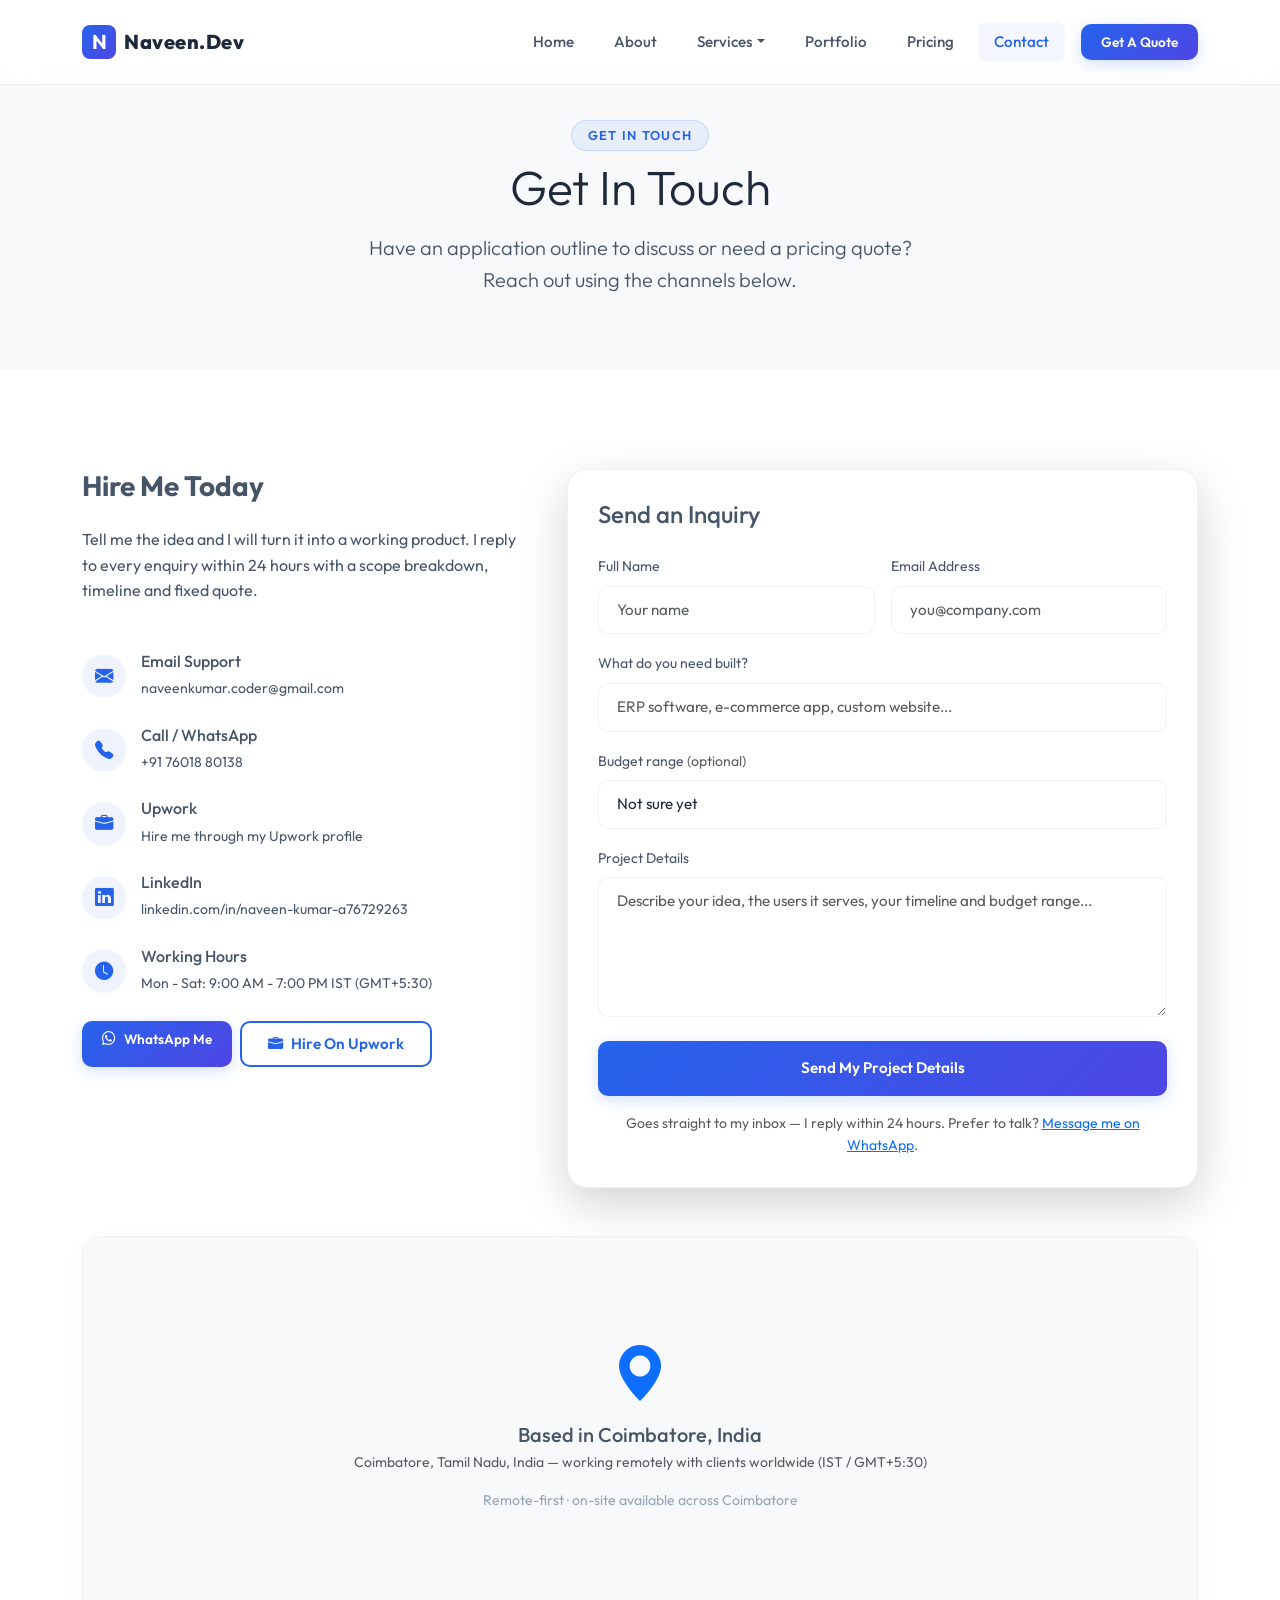
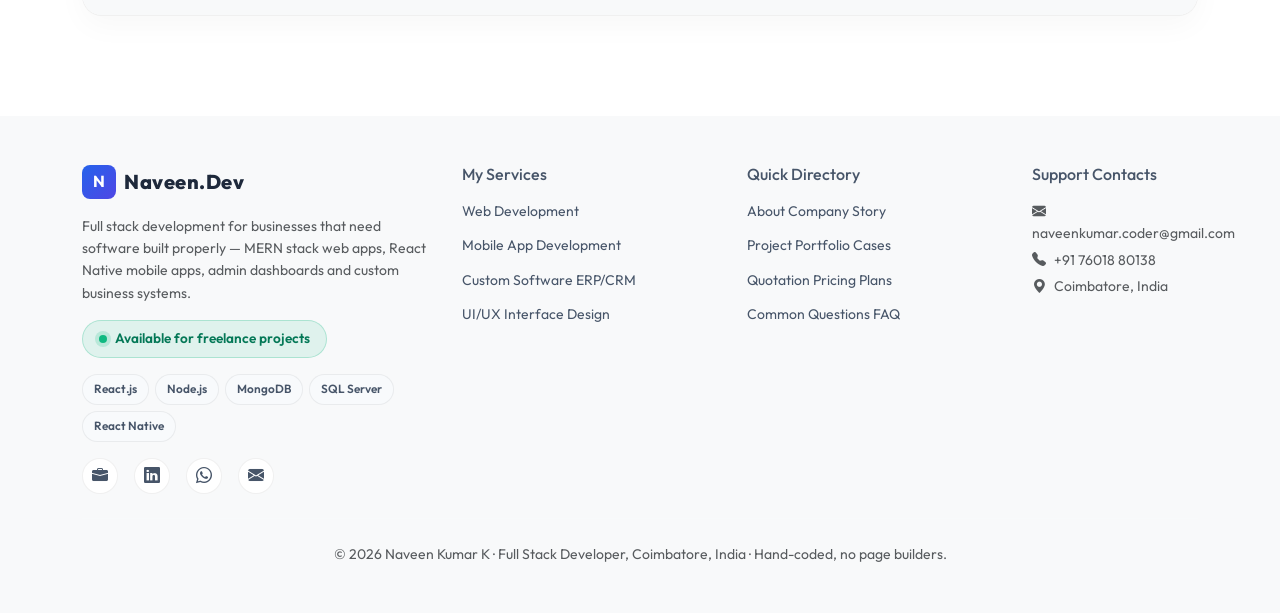
<file: contact.html>
<!DOCTYPE html>
<html lang="en">
<head>
    <meta charset="UTF-8">
    <meta name="viewport" content="width=device-width, initial-scale=1.0">
    <title>Contact Us | Naveen Kumar K</title>
    <meta name="description" content="Get in touch with Naveen Kumar K. Request custom web development, mobile apps, ERP, or CRM software quotations.">
    <link rel="icon" href="data:image/svg+xml,%3Csvg xmlns='http://www.w3.org/2000/svg' viewBox='0 0 100 100'%3E%3Crect width='100' height='100' rx='22' fill='%232563EB'/%3E%3Ctext x='50' y='70' font-family='Outfit,Arial,sans-serif' font-size='58' font-weight='700' fill='white' text-anchor='middle'%3EN.%3C/text%3E%3C/svg%3E">
    <!-- Link preview for WhatsApp, LinkedIn and Upwork proposals -->
    <!-- TODO: replace SITE_URL with your live domain once the site is hosted -->
    <meta property="og:type" content="website">
    <meta property="og:title" content="Contact Us | Naveen Kumar K">
    <meta property="og:description" content="Get in touch with Naveen Kumar K. Request custom web development, mobile apps, ERP, or CRM software quotations.">
    <meta property="og:image" content="SITE_URL/hero_tech.png">
    <meta property="og:site_name" content="Naveen.Dev - Naveen Kumar K">
    <meta name="twitter:card" content="summary_large_image">
    <meta name="twitter:title" content="Contact Us | Naveen Kumar K">
    <meta name="twitter:description" content="Get in touch with Naveen Kumar K. Request custom web development, mobile apps, ERP, or CRM software quotations.">
    <meta name="author" content="Naveen Kumar K">
    <link rel="preconnect" href="https://fonts.googleapis.com">
    <link rel="preconnect" href="https://fonts.gstatic.com" crossorigin>
    <link rel="preconnect" href="https://cdn.jsdelivr.net" crossorigin>
    <link href="https://fonts.googleapis.com/css2?family=Outfit:wght@300;400;500;600;700;800&display=swap" rel="stylesheet">
    <!-- Bootstrap 5 CSS -->
    <link href="https://cdn.jsdelivr.net/npm/bootstrap@5.3.2/dist/css/bootstrap.min.css" rel="stylesheet">
    <!-- Bootstrap Icons -->
    <link rel="stylesheet" href="https://cdn.jsdelivr.net/npm/bootstrap-icons@1.11.3/font/bootstrap-icons.min.css">
    <!-- Custom Style -->
    <link rel="stylesheet" href="style.css">
</head>
<body class="d-flex flex-column min-vh-100">

    <!-- Page Preloader -->
    <div class="preloader" id="preloader">
        <div class="spinner-custom"></div>
    </div>

    <!-- Navigation Bar with Mega Menu -->
    <nav class="navbar navbar-expand-lg fixed-top" id="mainNavbar">
        <div class="container">
            <a class="navbar-brand d-flex align-items-center gap-2" href="index.html">
                <div class="brand-logo fw-bold">N</div>
                <span class="brand-name">Naveen.Dev</span>
            </a>
            <button class="navbar-toggler border-0 shadow-none" type="button" data-bs-toggle="collapse" data-bs-target="#navbarNav" aria-controls="navbarNav" aria-expanded="false" aria-label="Toggle navigation">
                <span class="navbar-toggler-icon"></span>
            </button>
            <div class="collapse navbar-collapse" id="navbarNav">
                <ul class="navbar-nav ms-auto gap-1 gap-lg-2">
                    <li class="nav-item"><a class="nav-link" href="index.html">Home</a></li>
                    <li class="nav-item"><a class="nav-link" href="about.html">About</a></li>
                    <li class="nav-item dropdown dropdown-mega">
                        <a class="nav-link dropdown-toggle" href="services.html" role="button" data-bs-toggle="dropdown" aria-expanded="false">Services</a>
                        <div class="dropdown-menu dropdown-mega-menu border-0">
                            <div class="row g-4">
                                <div class="col-lg-4">
                                    <div class="mega-menu-col-title">Core Capabilities</div>
                                    <a class="mega-menu-link" href="web-development.html"><i class="bi bi-laptop"></i> <div><strong>Web Development</strong><br><small class="text-muted">Business websites & e-commerce</small></div></a>
                                    <a class="mega-menu-link" href="mobile-development.html"><i class="bi bi-phone"></i> <div><strong>Mobile Apps</strong><br><small class="text-muted">iOS, Android & cross-platform</small></div></a>
                                    <a class="mega-menu-link" href="custom-software.html"><i class="bi bi-gear-fill"></i> <div><strong>Custom Software</strong><br><small class="text-muted">Tailored ERP, CRM & cloud logic</small></div></a>
                                    <a class="mega-menu-link" href="ui-ux.html"><i class="bi bi-palette-fill"></i> <div><strong>UI/UX Design</strong><br><small class="text-muted">Wireframes, user flows & prototyping</small></div></a>
                                </div>
                                <div class="col-lg-4">
                                    <div class="mega-menu-col-title">Software Systems</div>
                                    <a class="mega-menu-link" href="custom-software.html#erp"><i class="bi bi-building"></i> <div><strong>Enterprise ERP</strong><br><small class="text-muted">Resource and logistics tracking</small></div></a>
                                    <a class="mega-menu-link" href="custom-software.html#crm"><i class="bi bi-people-fill"></i> <div><strong>Sales CRM Software</strong><br><small class="text-muted">Manage relationships & lead pipelines</small></div></a>
                                    <a class="mega-menu-link" href="services.html#saas"><i class="bi bi-cloud-check-fill"></i> <div><strong>SaaS Cloud Platforms</strong><br><small class="text-muted">Modern cloud multi-tenant systems</small></div></a>
                                </div>
                                <div class="col-lg-4">
                                    <div class="mega-menu-col-title">Frameworks & Info</div>
                                    <a class="mega-menu-link" href="technologies.html"><i class="bi bi-database-fill-gear"></i> <div><strong>Technologies Stack</strong><br><small class="text-muted">My core engineering capability</small></div></a>
                                    <a class="mega-menu-link" href="process.html"><i class="bi bi-rocket-takeoff-fill"></i> <div><strong>Development Process</strong><br><small class="text-muted">Roadmap from planning to deploy</small></div></a>
                                    <a class="mega-menu-link" href="faq.html"><i class="bi bi-question-circle-fill"></i> <div><strong>Pre-Project FAQ</strong><br><small class="text-muted">Answers regarding budget and support</small></div></a>
                                </div>
                            </div>
                        </div>
                    </li>
                    <li class="nav-item"><a class="nav-link" href="portfolio.html">Portfolio</a></li>
                    <li class="nav-item"><a class="nav-link" href="pricing.html">Pricing</a></li>
                    <li class="nav-item"><a class="nav-link active" href="contact.html">Contact</a></li>
                </ul>
                <div class="ms-lg-3 mt-3 mt-lg-0">
                    <a href="contact.html" class="btn btn-premium btn-premium-sm">Get A Quote</a>
                </div>
            </div>
        </div>
    </nav>

    <!-- Subpage Header -->
    <header class="py-5 mt-5 bg-light border-bottom border-light">
        <div class="container py-lg-4 text-center">
            <span class="badge badge-soft-primary mb-2 px-3 py-2 rounded-pill uppercase tracking-wider">Get In Touch</span>
            <h1 class="display-5 fw-extrabold text-slate mb-3">Get In Touch</h1>
            <p class="text-gray lead max-width-600 mx-auto mb-0">Have an application outline to discuss or need a pricing quote? Reach out using the channels below.</p>
        </div>
    </header>

    <!-- Contact details and validation form Section -->
    <section class="py-100">
        <div class="container">
            <div class="row g-5">
                
                <!-- Info block -->
                <div class="col-lg-5 animate-on-scroll">
                    <h2 class="h3 fw-bold text-slate mb-4">Hire Me Today</h2>
                    <p class="text-gray mb-5">
                        Tell me the idea and I will turn it into a working product. I reply to every enquiry within 24 hours with a scope breakdown, timeline and fixed quote.
                    </p>
                    
                    <div class="contact-info-item">
                        <div class="contact-info-icon"><i class="bi bi-envelope-fill"></i></div>
                        <div>
                            <h5 class="h6 text-slate mb-1">Email Support</h5>
                            <a href="mailto:naveenkumar.coder@gmail.com" class="text-gray small text-decoration-none">naveenkumar.coder@gmail.com</a>
                        </div>
                    </div>

                    <div class="contact-info-item">
                        <div class="contact-info-icon"><i class="bi bi-telephone-fill"></i></div>
                        <div>
                            <h5 class="h6 text-slate mb-1">Call / WhatsApp</h5>
                            <a href="tel:+917601880138" class="text-gray small text-decoration-none">+91 76018 80138</a>
                        </div>
                    </div>

                    <div class="contact-info-item">
                        <div class="contact-info-icon"><i class="bi bi-briefcase-fill"></i></div>
                        <div>
                            <h5 class="h6 text-slate mb-1">Upwork</h5>
                            <a href="https://www.upwork.com/freelancers/~010cbae54f7f3a4a92" target="_blank" rel="noopener" class="text-gray small text-decoration-none">Hire me through my Upwork profile</a>
                        </div>
                    </div>

                    <div class="contact-info-item">
                        <div class="contact-info-icon"><i class="bi bi-linkedin"></i></div>
                        <div>
                            <h5 class="h6 text-slate mb-1">LinkedIn</h5>
                            <a href="https://www.linkedin.com/in/naveen-kumar-a76729263" target="_blank" rel="noopener" class="text-gray small text-decoration-none">linkedin.com/in/naveen-kumar-a76729263</a>
                        </div>
                    </div>

                    <div class="contact-info-item">
                        <div class="contact-info-icon"><i class="bi bi-clock-fill"></i></div>
                        <div>
                            <h5 class="h6 text-slate mb-1">Working Hours</h5>
                            <span class="text-gray small">Mon - Sat: 9:00 AM - 7:00 PM IST (GMT+5:30)</span>
                        </div>
                    </div>

                    <div class="d-flex flex-wrap gap-2 mt-4">
                        <a href="https://wa.me/917601880138" target="_blank" rel="noopener" class="btn btn-premium btn-premium-sm"><i class="bi bi-whatsapp me-2"></i>WhatsApp Me</a>
                        <a href="https://www.upwork.com/freelancers/~010cbae54f7f3a4a92" target="_blank" rel="noopener" class="btn btn-outline-premium btn-premium-sm"><i class="bi bi-briefcase-fill me-2"></i>Hire On Upwork</a>
                    </div>
                </div>

                <!-- Form block -->
                <div class="col-lg-7 animate-on-scroll">
                    <div class="rounded-card shadow-lg">
                        <h3 class="h4 text-slate mb-4">Send an Inquiry</h3>
                        <form id="contactForm" class="contact-form">
                            <!-- Web3Forms delivers submissions straight to naveenkumar.coder@gmail.com.
                                 This access key is public by design - it can only send mail TO the
                                 registered address, so it is safe in client-side code.
                                 Manage submissions at https://app.web3forms.com -->
                            <input type="hidden" name="access_key" id="w3fKey" value="1a34f7f6-13af-4ab9-8f8c-c9811da35f1b">
                            <input type="hidden" name="from_name" value="Naveen.Dev portfolio">
                            <input type="checkbox" name="botcheck" class="d-none" style="display:none" tabindex="-1" autocomplete="off">

                            <div class="row g-3">
                                <div class="col-md-6">
                                    <label for="cfName" class="form-label text-gray small">Full Name</label>
                                    <input type="text" id="cfName" name="name" class="form-control" placeholder="Your name" required>
                                </div>
                                <div class="col-md-6">
                                    <label for="cfEmail" class="form-label text-gray small">Email Address</label>
                                    <input type="email" id="cfEmail" name="email" class="form-control" placeholder="you@company.com" required>
                                </div>
                                <div class="col-12">
                                    <label for="cfSubject" class="form-label text-gray small">What do you need built?</label>
                                    <input type="text" id="cfSubject" name="subject" class="form-control" placeholder="ERP software, e-commerce app, custom website..." required>
                                </div>
                                <div class="col-12">
                                    <label for="cfBudget" class="form-label text-gray small">Budget range <span class="text-muted">(optional)</span></label>
                                    <select id="cfBudget" name="budget" class="form-control">
                                        <option value="Not sure yet">Not sure yet</option>
                                        <option value="Under $300">Under $300 (under &#8377;30,000)</option>
                                        <option value="$300 - $800">$300 &ndash; $800 (&#8377;30,000 &ndash; &#8377;80,000)</option>
                                        <option value="$800 - $1500">$800 &ndash; $1,500 (&#8377;80,000 &ndash; &#8377;1,50,000)</option>
                                        <option value="Over $1500">Over $1,500 (over &#8377;1,50,000)</option>
                                        <option value="Hourly engagement">Hourly engagement</option>
                                    </select>
                                </div>
                                <div class="col-12">
                                    <label for="cfMessage" class="form-label text-gray small">Project Details</label>
                                    <textarea id="cfMessage" name="message" class="form-control" rows="5" placeholder="Describe your idea, the users it serves, your timeline and budget range..." required></textarea>
                                </div>
                                <div class="col-12 mt-4">
                                    <button type="submit" class="btn btn-premium w-100 py-3" id="submitBtn">Send My Project Details</button>
                                    <p class="small text-muted text-center mt-3 mb-0">Goes straight to my inbox &mdash; I reply within 24 hours. Prefer to talk? <a href="https://wa.me/917601880138" target="_blank" rel="noopener">Message me on WhatsApp</a>.</p>
                                </div>
                            </div>
                        </form>
                        <div id="contactError" class="alert alert-danger mt-4 d-none" role="alert">
                            <i class="bi bi-exclamation-triangle-fill me-2"></i> <strong>Could not send.</strong> Please email me directly at <a href="mailto:naveenkumar.coder@gmail.com">naveenkumar.coder@gmail.com</a> or <a href="https://wa.me/917601880138" target="_blank" rel="noopener">message me on WhatsApp</a>.
                        </div>
                        <div id="contactFeedback" class="alert alert-success mt-4 d-none" role="alert">
                            <i class="bi bi-check-circle-fill me-2"></i> <span id="contactFeedbackText"><strong>Thank you!</strong> I will reply within 24 hours.</span>
                        </div>
                    </div>
                </div>

            </div>

            <!-- Map Mockup card -->
            <div class="row mt-5 animate-on-scroll">
                <div class="col-12">
                    <div class="rounded-card p-0 overflow-hidden" style="height: 380px;">
                        <div class="w-100 h-100 bg-light d-flex flex-column align-items-center justify-content-center border border-light">
                            <i class="bi bi-geo-alt-fill text-primary display-4 mb-3"></i>
                            <h4 class="h5 text-slate mb-1">Based in Coimbatore, India</h4>
                            <p class="small text-muted mb-0">Coimbatore, Tamil Nadu, India &mdash; working remotely with clients worldwide (IST / GMT+5:30)</p>
                            <small class="text-slate-light mt-3">Remote-first &middot; on-site available across Coimbatore</small>
                        </div>
                    </div>
                </div>
            </div>

        </div>
    </section>

    <!-- Footer Row -->
    <footer class="py-5 bg-light border-top border-light mt-auto">
        <div class="container">
            <div class="row g-4 justify-content-between text-center text-md-start">
                <div class="col-lg-4 col-12">
                    <div class="footer-logo d-flex align-items-center justify-content-center justify-content-md-start gap-2 mb-3">
                        <div class="brand-logo fw-bold">N</div>
                        <span class="brand-name">Naveen.Dev</span>
                    </div>
                    <p class="small text-muted mb-3">Full stack development for businesses that need software built properly &mdash; MERN stack web apps, React Native mobile apps, admin dashboards and custom business systems.</p>
                    <div class="mb-3">
                        <span class="availability-pill"><span class="availability-dot"></span> Available for freelance projects</span>
                    </div>
                    <div class="profile-stack mb-3">
                        <span>React.js</span>
                        <span>Node.js</span>
                        <span>MongoDB</span>
                        <span>SQL Server</span>
                        <span>React Native</span>
                    </div>
                    <div class="d-flex justify-content-center justify-content-md-start gap-2">
                        <a href="https://www.upwork.com/freelancers/~010cbae54f7f3a4a92" target="_blank" rel="noopener" class="footer-social-icon" title="Hire me on Upwork" aria-label="Upwork"><i class="bi bi-briefcase-fill"></i></a>
                        <a href="https://www.linkedin.com/in/naveen-kumar-a76729263" target="_blank" rel="noopener" class="footer-social-icon" title="LinkedIn" aria-label="LinkedIn"><i class="bi bi-linkedin"></i></a>
                        <a href="https://wa.me/917601880138" target="_blank" rel="noopener" class="footer-social-icon" title="WhatsApp" aria-label="WhatsApp"><i class="bi bi-whatsapp"></i></a>
                        <a href="mailto:naveenkumar.coder@gmail.com" class="footer-social-icon" title="Email" aria-label="Email"><i class="bi bi-envelope-fill"></i></a>
                    </div>
                </div>
                <div class="col-md-3 col-6">
                    <h5 class="h6 mb-3">My Services</h5>
                    <a href="web-development.html" class="footer-link small">Web Development</a>
                    <a href="mobile-development.html" class="footer-link small">Mobile App Development</a>
                    <a href="custom-software.html" class="footer-link small">Custom Software ERP/CRM</a>
                    <a href="ui-ux.html" class="footer-link small">UI/UX Interface Design</a>
                </div>
                <div class="col-md-3 col-6">
                    <h5 class="h6 mb-3">Quick Directory</h5>
                    <a href="about.html" class="footer-link small">About Company Story</a>
                    <a href="portfolio.html" class="footer-link small">Project Portfolio Cases</a>
                    <a href="pricing.html" class="footer-link small">Quotation Pricing Plans</a>
                    <a href="faq.html" class="footer-link small">Common Questions FAQ</a>
                </div>
                <div class="col-lg-2 col-12">
                    <h5 class="h6 mb-3">Support Contacts</h5>
                    <p class="small text-muted mb-1"><i class="bi bi-envelope-fill me-2"></i>naveenkumar.coder@gmail.com</p>
                    <p class="small text-muted mb-1"><i class="bi bi-telephone-fill me-2"></i>+91 76018 80138</p>
                    <p class="small text-muted mb-3"><i class="bi bi-geo-alt-fill me-2"></i>Coimbatore, India</p>
                </div>
            </div>
            <hr class="border-light my-4">
            <div class="text-center text-muted small">
                &copy; 2026 Naveen Kumar K &middot; Full Stack Developer, Coimbatore, India &middot; Hand-coded, no page builders.
            </div>
        </div>
    </footer>

    <!-- Back to Top Button -->
    <button id="backToTop" class="back-to-top-btn" title="Back to Top">
        <i class="bi bi-arrow-up-short"></i>
    </button>

    <!-- Bootstrap Bundle with Popper JS -->
    <script defer src="https://cdn.jsdelivr.net/npm/bootstrap@5.3.2/dist/js/bootstrap.bundle.min.js"></script>
    <!-- Custom JS -->
    <script defer src="script.js"></script>
</body>
</html>
</file>
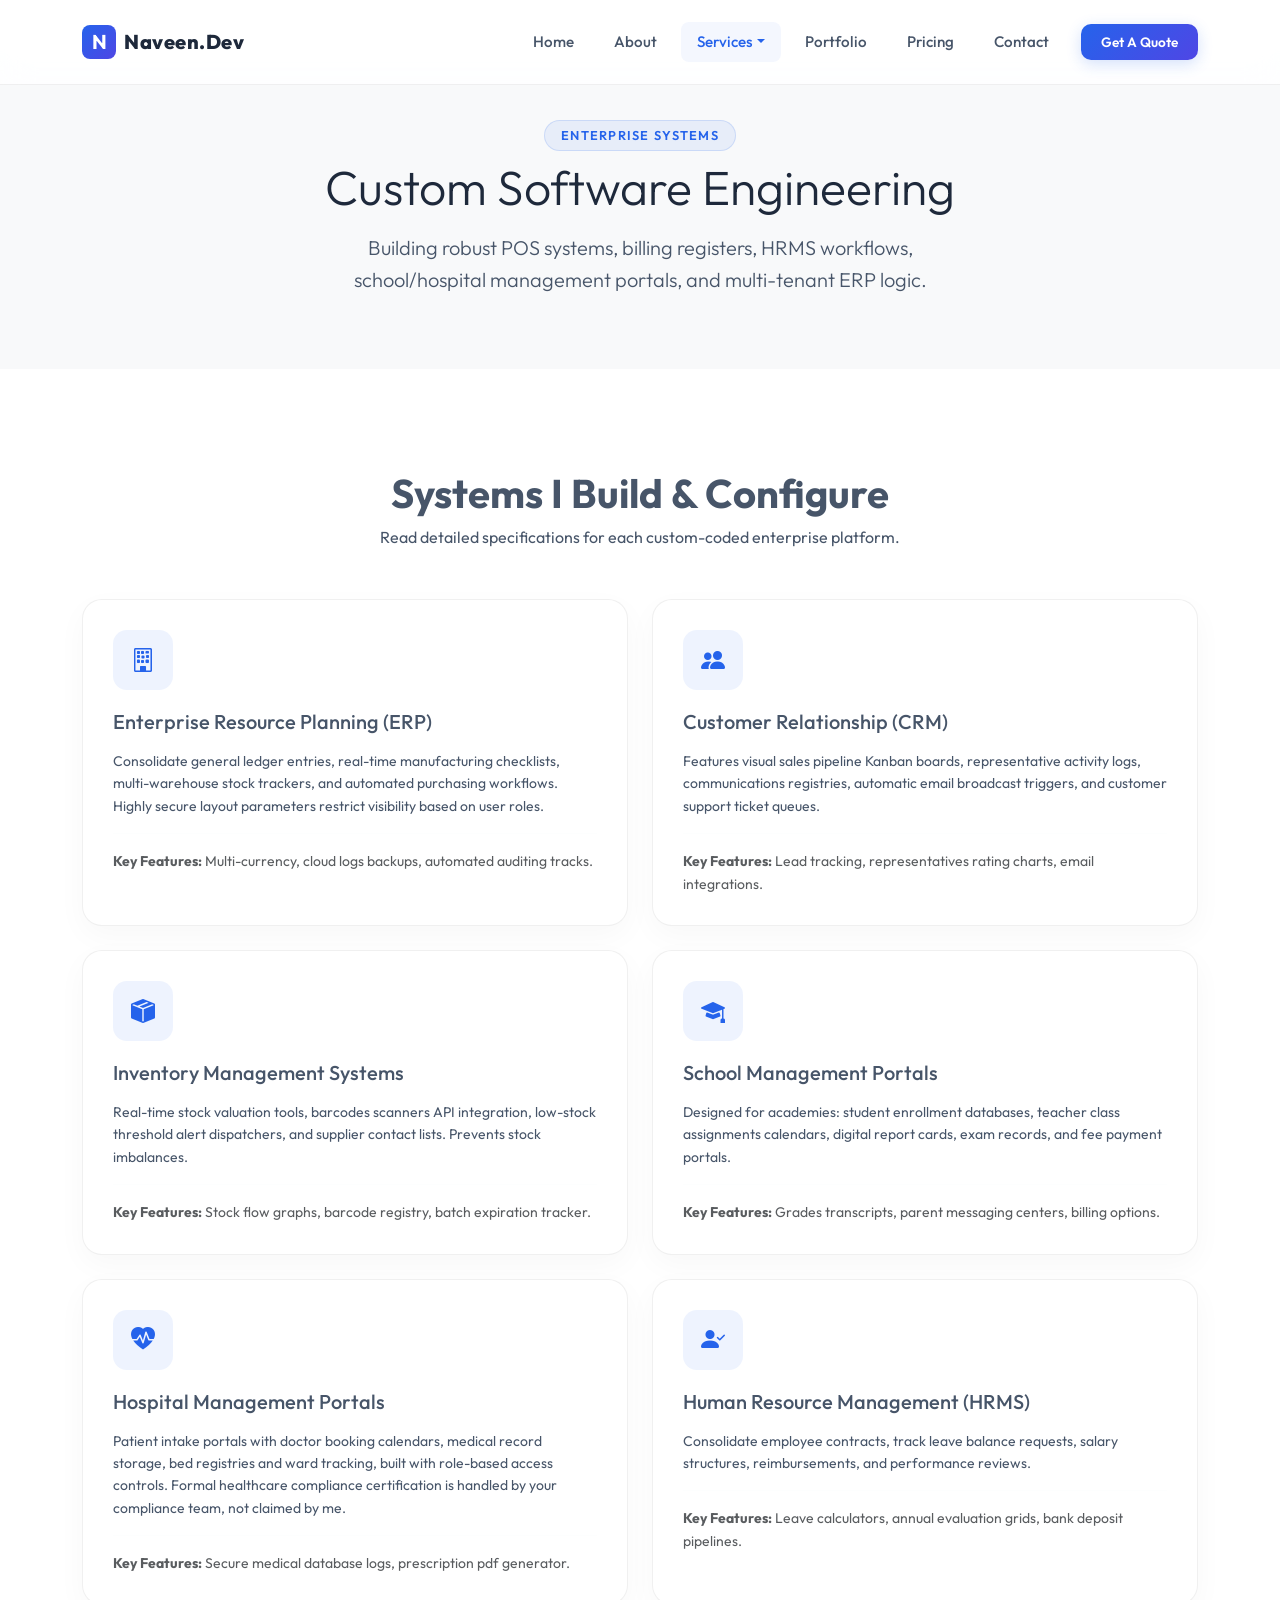
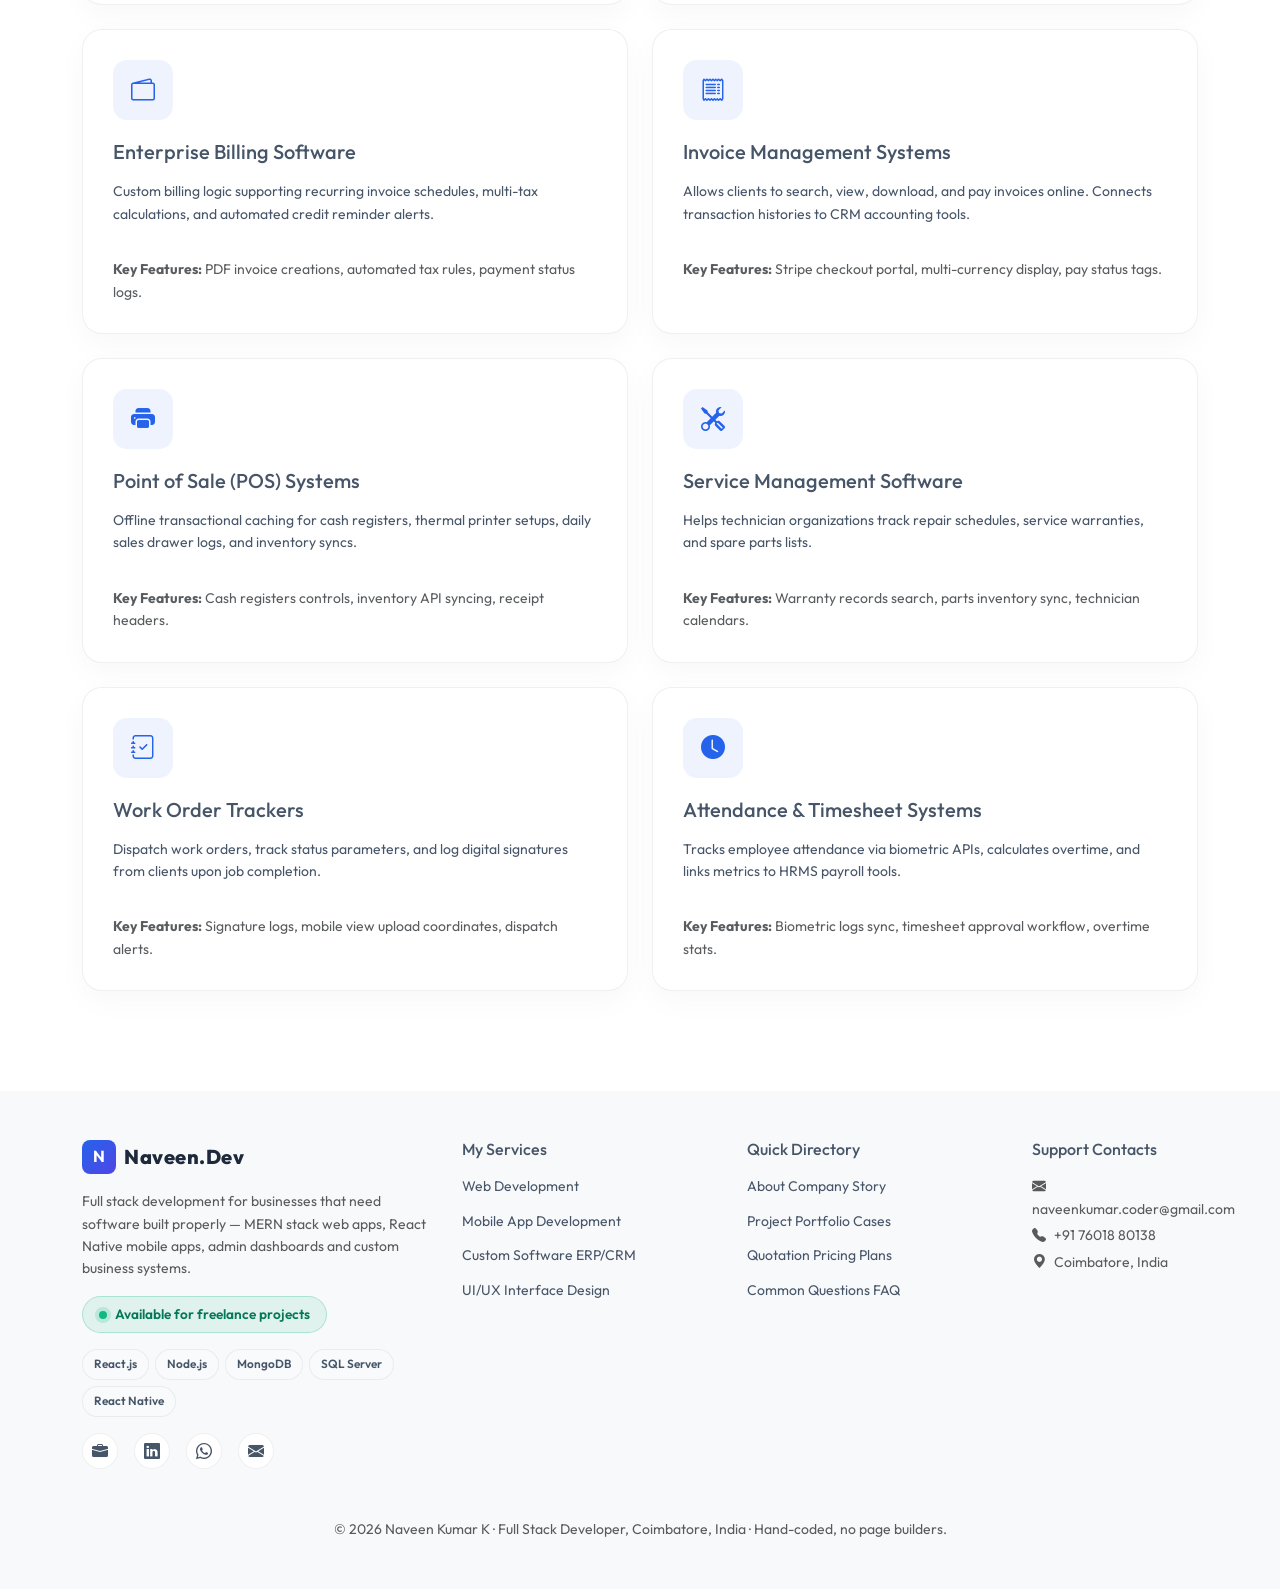
<file: custom-software.html>
<!DOCTYPE html>
<html lang="en">
<head>
    <meta charset="UTF-8">
    <meta name="viewport" content="width=device-width, initial-scale=1.0">
    <title>Custom Software Systems | Naveen Kumar K</title>
    <meta name="description" content="Explore custom ERP, CRM, POS, HRMS, and specialized school or hospital management software systems engineered by Naveen.">
    <link rel="icon" href="data:image/svg+xml,%3Csvg xmlns='http://www.w3.org/2000/svg' viewBox='0 0 100 100'%3E%3Crect width='100' height='100' rx='22' fill='%232563EB'/%3E%3Ctext x='50' y='70' font-family='Outfit,Arial,sans-serif' font-size='58' font-weight='700' fill='white' text-anchor='middle'%3EN.%3C/text%3E%3C/svg%3E">
    <!-- Link preview for WhatsApp, LinkedIn and Upwork proposals -->
    <!-- TODO: replace SITE_URL with your live domain once the site is hosted -->
    <meta property="og:type" content="website">
    <meta property="og:title" content="Custom Software Systems | Naveen Kumar K">
    <meta property="og:description" content="Explore custom ERP, CRM, POS, HRMS, and specialized school or hospital management software systems engineered by Naveen.">
    <meta property="og:image" content="SITE_URL/hero_tech.png">
    <meta property="og:site_name" content="Naveen.Dev - Naveen Kumar K">
    <meta name="twitter:card" content="summary_large_image">
    <meta name="twitter:title" content="Custom Software Systems | Naveen Kumar K">
    <meta name="twitter:description" content="Explore custom ERP, CRM, POS, HRMS, and specialized school or hospital management software systems engineered by Naveen.">
    <meta name="author" content="Naveen Kumar K">
    <link rel="preconnect" href="https://fonts.googleapis.com">
    <link rel="preconnect" href="https://fonts.gstatic.com" crossorigin>
    <link rel="preconnect" href="https://cdn.jsdelivr.net" crossorigin>
    <link href="https://fonts.googleapis.com/css2?family=Outfit:wght@300;400;500;600;700;800&display=swap" rel="stylesheet">
    <!-- Bootstrap 5 CSS -->
    <link href="https://cdn.jsdelivr.net/npm/bootstrap@5.3.2/dist/css/bootstrap.min.css" rel="stylesheet">
    <!-- Bootstrap Icons -->
    <link rel="stylesheet" href="https://cdn.jsdelivr.net/npm/bootstrap-icons@1.11.3/font/bootstrap-icons.min.css">
    <!-- Custom Style -->
    <link rel="stylesheet" href="style.css">
</head>
<body class="d-flex flex-column min-vh-100">

    <!-- Page Preloader -->
    <div class="preloader" id="preloader">
        <div class="spinner-custom"></div>
    </div>

    <!-- Navigation Bar with Mega Menu -->
    <nav class="navbar navbar-expand-lg fixed-top" id="mainNavbar">
        <div class="container">
            <a class="navbar-brand d-flex align-items-center gap-2" href="index.html">
                <div class="brand-logo fw-bold">N</div>
                <span class="brand-name">Naveen.Dev</span>
            </a>
            <button class="navbar-toggler border-0 shadow-none" type="button" data-bs-toggle="collapse" data-bs-target="#navbarNav" aria-controls="navbarNav" aria-expanded="false" aria-label="Toggle navigation">
                <span class="navbar-toggler-icon"></span>
            </button>
            <div class="collapse navbar-collapse" id="navbarNav">
                <ul class="navbar-nav ms-auto gap-1 gap-lg-2">
                    <li class="nav-item"><a class="nav-link" href="index.html">Home</a></li>
                    <li class="nav-item"><a class="nav-link" href="about.html">About</a></li>
                    <li class="nav-item dropdown dropdown-mega">
                        <a class="nav-link dropdown-toggle active" href="services.html" role="button" data-bs-toggle="dropdown" aria-expanded="false">Services</a>
                        <div class="dropdown-menu dropdown-mega-menu border-0">
                            <div class="row g-4">
                                <div class="col-lg-4">
                                    <div class="mega-menu-col-title">Core Capabilities</div>
                                    <a class="mega-menu-link" href="web-development.html"><i class="bi bi-laptop"></i> <div><strong>Web Development</strong><br><small class="text-muted">Business websites & e-commerce</small></div></a>
                                    <a class="mega-menu-link" href="mobile-development.html"><i class="bi bi-phone"></i> <div><strong>Mobile Apps</strong><br><small class="text-muted">iOS, Android & cross-platform</small></div></a>
                                    <a class="mega-menu-link" href="custom-software.html"><i class="bi bi-gear-fill"></i> <div><strong>Custom Software</strong><br><small class="text-muted">Tailored ERP, CRM & cloud logic</small></div></a>
                                    <a class="mega-menu-link" href="ui-ux.html"><i class="bi bi-palette-fill"></i> <div><strong>UI/UX Design</strong><br><small class="text-muted">Wireframes, user flows & prototyping</small></div></a>
                                </div>
                                <div class="col-lg-4">
                                    <div class="mega-menu-col-title">Software Systems</div>
                                    <a class="mega-menu-link" href="custom-software.html#erp"><i class="bi bi-building"></i> <div><strong>Enterprise ERP</strong><br><small class="text-muted">Resource and logistics tracking</small></div></a>
                                    <a class="mega-menu-link" href="custom-software.html#crm"><i class="bi bi-people-fill"></i> <div><strong>Sales CRM Software</strong><br><small class="text-muted">Manage relationships & lead pipelines</small></div></a>
                                    <a class="mega-menu-link" href="services.html#saas"><i class="bi bi-cloud-check-fill"></i> <div><strong>SaaS Cloud Platforms</strong><br><small class="text-muted">Modern cloud multi-tenant systems</small></div></a>
                                </div>
                                <div class="col-lg-4">
                                    <div class="mega-menu-col-title">Frameworks & Info</div>
                                    <a class="mega-menu-link" href="technologies.html"><i class="bi bi-database-fill-gear"></i> <div><strong>Technologies Stack</strong><br><small class="text-muted">My core engineering capability</small></div></a>
                                    <a class="mega-menu-link" href="process.html"><i class="bi bi-rocket-takeoff-fill"></i> <div><strong>Development Process</strong><br><small class="text-muted">Roadmap from planning to deploy</small></div></a>
                                    <a class="mega-menu-link" href="faq.html"><i class="bi bi-question-circle-fill"></i> <div><strong>Pre-Project FAQ</strong><br><small class="text-muted">Answers regarding budget and support</small></div></a>
                                </div>
                            </div>
                        </div>
                    </li>
                    <li class="nav-item"><a class="nav-link" href="portfolio.html">Portfolio</a></li>
                    <li class="nav-item"><a class="nav-link" href="pricing.html">Pricing</a></li>
                    <li class="nav-item"><a class="nav-link" href="contact.html">Contact</a></li>
                </ul>
                <div class="ms-lg-3 mt-3 mt-lg-0">
                    <a href="contact.html" class="btn btn-premium btn-premium-sm">Get A Quote</a>
                </div>
            </div>
        </div>
    </nav>

    <!-- Subpage Header -->
    <header class="py-5 mt-5 bg-light border-bottom border-light">
        <div class="container py-lg-4 text-center">
            <span class="badge badge-soft-primary mb-2 px-3 py-2 rounded-pill uppercase tracking-wider">Enterprise Systems</span>
            <h1 class="display-5 fw-extrabold text-slate mb-3">Custom Software Engineering</h1>
            <p class="text-gray lead max-width-600 mx-auto mb-0">Building robust POS systems, billing registers, HRMS workflows, school/hospital management portals, and multi-tenant ERP logic.</p>
        </div>
    </header>

    <!-- 12 Software Specifications Section -->
    <section class="py-100">
        <div class="container">
            <div class="text-center mb-5 max-width-600 mx-auto animate-on-scroll">
                <h2 class="h1 fw-bold text-slate">Systems I Build & Configure</h2>
                <p class="text-gray">Read detailed specifications for each custom-coded enterprise platform.</p>
            </div>

            <div class="row g-4">
                
                <!-- 1. ERP Software -->
                <div id="erp" class="col-lg-6 animate-on-scroll">
                    <div class="rounded-card h-100">
                        <div class="icon-box-md primary"><i class="bi bi-building"></i></div>
                        <h3 class="h5 text-slate mb-3">Enterprise Resource Planning (ERP)</h3>
                        <p class="small text-gray mb-3">
                            Consolidate general ledger entries, real-time manufacturing checklists, multi-warehouse stock trackers, and automated purchasing workflows. Highly secure layout parameters restrict visibility based on user roles.
                        </p>
                        <hr class="border-light my-3">
                        <small class="text-muted d-block"><strong>Key Features:</strong> Multi-currency, cloud logs backups, automated auditing tracks.</small>
                    </div>
                </div>

                <!-- 2. CRM Software -->
                <div id="crm" class="col-lg-6 animate-on-scroll">
                    <div class="rounded-card h-100">
                        <div class="icon-box-md primary"><i class="bi bi-people-fill"></i></div>
                        <h3 class="h5 text-slate mb-3">Customer Relationship (CRM)</h3>
                        <p class="small text-gray mb-3">
                            Features visual sales pipeline Kanban boards, representative activity logs, communications registries, automatic email broadcast triggers, and customer support ticket queues.
                        </p>
                        <hr class="border-light my-3">
                        <small class="text-muted d-block"><strong>Key Features:</strong> Lead tracking, representatives rating charts, email integrations.</small>
                    </div>
                </div>

                <!-- 3. Inventory System -->
                <div class="col-lg-6 animate-on-scroll">
                    <div class="rounded-card h-100">
                        <div class="icon-box-md primary"><i class="bi bi-box-seam-fill"></i></div>
                        <h3 class="h5 text-slate mb-3">Inventory Management Systems</h3>
                        <p class="small text-gray mb-3">
                            Real-time stock valuation tools, barcodes scanners API integration, low-stock threshold alert dispatchers, and supplier contact lists. Prevents stock imbalances.
                        </p>
                        <hr class="border-light my-3">
                        <small class="text-muted d-block"><strong>Key Features:</strong> Stock flow graphs, barcode registry, batch expiration tracker.</small>
                    </div>
                </div>

                <!-- 4. School Management -->
                <div class="col-lg-6 animate-on-scroll">
                    <div class="rounded-card h-100">
                        <div class="icon-box-md primary"><i class="bi bi-mortarboard-fill"></i></div>
                        <h3 class="h5 text-slate mb-3">School Management Portals</h3>
                        <p class="small text-gray mb-3">
                            Designed for academies: student enrollment databases, teacher class assignments calendars, digital report cards, exam records, and fee payment portals.
                        </p>
                        <hr class="border-light my-3">
                        <small class="text-muted d-block"><strong>Key Features:</strong> Grades transcripts, parent messaging centers, billing options.</small>
                    </div>
                </div>

                <!-- 5. Hospital Management -->
                <div class="col-lg-6 animate-on-scroll">
                    <div class="rounded-card h-100">
                        <div class="icon-box-md primary"><i class="bi bi-heart-pulse-fill"></i></div>
                        <h3 class="h5 text-slate mb-3">Hospital Management Portals</h3>
                        <p class="small text-gray mb-3">
                            Patient intake portals with doctor booking calendars, medical record storage, bed registries and ward tracking, built with role-based access controls. Formal healthcare compliance certification is handled by your compliance team, not claimed by me.
                        </p>
                        <hr class="border-light my-3">
                        <small class="text-muted d-block"><strong>Key Features:</strong> Secure medical database logs, prescription pdf generator.</small>
                    </div>
                </div>

                <!-- 6. HRMS (Human Resources) -->
                <div class="col-lg-6 animate-on-scroll">
                    <div class="rounded-card h-100">
                        <div class="icon-box-md primary"><i class="bi bi-person-check-fill"></i></div>
                        <h3 class="h5 text-slate mb-3">Human Resource Management (HRMS)</h3>
                        <p class="small text-gray mb-3">
                            Consolidate employee contracts, track leave balance requests, salary structures, reimbursements, and performance reviews.
                        </p>
                        <hr class="border-light my-3">
                        <small class="text-muted d-block"><strong>Key Features:</strong> Leave calculators, annual evaluation grids, bank deposit pipelines.</small>
                    </div>
                </div>

                <!-- 7. Billing Software -->
                <div class="col-lg-6 animate-on-scroll">
                    <div class="rounded-card h-100">
                        <div class="icon-box-md primary"><i class="bi bi-wallet2"></i></div>
                        <h3 class="h5 text-slate mb-3">Enterprise Billing Software</h3>
                        <p class="small text-gray mb-3">
                            Custom billing logic supporting recurring invoice schedules, multi-tax calculations, and automated credit reminder alerts.
                        </p>
                        <hr class="border-light my-3">
                        <small class="text-muted d-block"><strong>Key Features:</strong> PDF invoice creations, automated tax rules, payment status logs.</small>
                    </div>
                </div>

                <!-- 8. Invoice Management -->
                <div class="col-lg-6 animate-on-scroll">
                    <div class="rounded-card h-100">
                        <div class="icon-box-md primary"><i class="bi bi-receipt"></i></div>
                        <h3 class="h5 text-slate mb-3">Invoice Management Systems</h3>
                        <p class="small text-gray mb-3">
                            Allows clients to search, view, download, and pay invoices online. Connects transaction histories to CRM accounting tools.
                        </p>
                        <hr class="border-light my-3">
                        <small class="text-muted d-block"><strong>Key Features:</strong> Stripe checkout portal, multi-currency display, pay status tags.</small>
                    </div>
                </div>

                <!-- 9. POS Software -->
                <div class="col-lg-6 animate-on-scroll">
                    <div class="rounded-card h-100">
                        <div class="icon-box-md primary"><i class="bi bi-printer-fill"></i></div>
                        <h3 class="h5 text-slate mb-3">Point of Sale (POS) Systems</h3>
                        <p class="small text-gray mb-3">
                            Offline transactional caching for cash registers, thermal printer setups, daily sales drawer logs, and inventory syncs.
                        </p>
                        <hr class="border-light my-3">
                        <small class="text-muted d-block"><strong>Key Features:</strong> Cash registers controls, inventory API syncing, receipt headers.</small>
                    </div>
                </div>

                <!-- 10. Service Management -->
                <div class="col-lg-6 animate-on-scroll">
                    <div class="rounded-card h-100">
                        <div class="icon-box-md primary"><i class="bi bi-tools"></i></div>
                        <h3 class="h5 text-slate mb-3">Service Management Software</h3>
                        <p class="small text-gray mb-3">
                            Helps technician organizations track repair schedules, service warranties, and spare parts lists.
                        </p>
                        <hr class="border-light my-3">
                        <small class="text-muted d-block"><strong>Key Features:</strong> Warranty records search, parts inventory sync, technician calendars.</small>
                    </div>
                </div>

                <!-- 11. Work Order Management -->
                <div class="col-lg-6 animate-on-scroll">
                    <div class="rounded-card h-100">
                        <div class="icon-box-md primary"><i class="bi bi-journal-check"></i></div>
                        <h3 class="h5 text-slate mb-3">Work Order Trackers</h3>
                        <p class="small text-gray mb-3">
                            Dispatch work orders, track status parameters, and log digital signatures from clients upon job completion.
                        </p>
                        <hr class="border-light my-3">
                        <small class="text-muted d-block"><strong>Key Features:</strong> Signature logs, mobile view upload coordinates, dispatch alerts.</small>
                    </div>
                </div>

                <!-- 12. Attendance System -->
                <div class="col-lg-6 animate-on-scroll">
                    <div class="rounded-card h-100">
                        <div class="icon-box-md primary"><i class="bi bi-clock-fill"></i></div>
                        <h3 class="h5 text-slate mb-3">Attendance & Timesheet Systems</h3>
                        <p class="small text-gray mb-3">
                            Tracks employee attendance via biometric APIs, calculates overtime, and links metrics to HRMS payroll tools.
                        </p>
                        <hr class="border-light my-3">
                        <small class="text-muted d-block"><strong>Key Features:</strong> Biometric logs sync, timesheet approval workflow, overtime stats.</small>
                    </div>
                </div>

            </div>
        </div>
    </section>

    <!-- Footer Row -->
    <footer class="py-5 bg-light border-top border-light mt-auto">
        <div class="container">
            <div class="row g-4 justify-content-between text-center text-md-start">
                <div class="col-lg-4 col-12">
                    <div class="footer-logo d-flex align-items-center justify-content-center justify-content-md-start gap-2 mb-3">
                        <div class="brand-logo fw-bold">N</div>
                        <span class="brand-name">Naveen.Dev</span>
                    </div>
                    <p class="small text-muted mb-3">Full stack development for businesses that need software built properly &mdash; MERN stack web apps, React Native mobile apps, admin dashboards and custom business systems.</p>
                    <div class="mb-3">
                        <span class="availability-pill"><span class="availability-dot"></span> Available for freelance projects</span>
                    </div>
                    <div class="profile-stack mb-3">
                        <span>React.js</span>
                        <span>Node.js</span>
                        <span>MongoDB</span>
                        <span>SQL Server</span>
                        <span>React Native</span>
                    </div>
                    <div class="d-flex justify-content-center justify-content-md-start gap-2">
                        <a href="https://www.upwork.com/freelancers/~010cbae54f7f3a4a92" target="_blank" rel="noopener" class="footer-social-icon" title="Hire me on Upwork" aria-label="Upwork"><i class="bi bi-briefcase-fill"></i></a>
                        <a href="https://www.linkedin.com/in/naveen-kumar-a76729263" target="_blank" rel="noopener" class="footer-social-icon" title="LinkedIn" aria-label="LinkedIn"><i class="bi bi-linkedin"></i></a>
                        <a href="https://wa.me/917601880138" target="_blank" rel="noopener" class="footer-social-icon" title="WhatsApp" aria-label="WhatsApp"><i class="bi bi-whatsapp"></i></a>
                        <a href="mailto:naveenkumar.coder@gmail.com" class="footer-social-icon" title="Email" aria-label="Email"><i class="bi bi-envelope-fill"></i></a>
                    </div>
                </div>
                <div class="col-md-3 col-6">
                    <h5 class="h6 mb-3">My Services</h5>
                    <a href="web-development.html" class="footer-link small">Web Development</a>
                    <a href="mobile-development.html" class="footer-link small">Mobile App Development</a>
                    <a href="custom-software.html" class="footer-link small">Custom Software ERP/CRM</a>
                    <a href="ui-ux.html" class="footer-link small">UI/UX Interface Design</a>
                </div>
                <div class="col-md-3 col-6">
                    <h5 class="h6 mb-3">Quick Directory</h5>
                    <a href="about.html" class="footer-link small">About Company Story</a>
                    <a href="portfolio.html" class="footer-link small">Project Portfolio Cases</a>
                    <a href="pricing.html" class="footer-link small">Quotation Pricing Plans</a>
                    <a href="faq.html" class="footer-link small">Common Questions FAQ</a>
                </div>
                <div class="col-lg-2 col-12">
                    <h5 class="h6 mb-3">Support Contacts</h5>
                    <p class="small text-muted mb-1"><i class="bi bi-envelope-fill me-2"></i>naveenkumar.coder@gmail.com</p>
                    <p class="small text-muted mb-1"><i class="bi bi-telephone-fill me-2"></i>+91 76018 80138</p>
                    <p class="small text-muted mb-3"><i class="bi bi-geo-alt-fill me-2"></i>Coimbatore, India</p>
                </div>
            </div>
            <hr class="border-light my-4">
            <div class="text-center text-muted small">
                &copy; 2026 Naveen Kumar K &middot; Full Stack Developer, Coimbatore, India &middot; Hand-coded, no page builders.
            </div>
        </div>
    </footer>

    <!-- Back to Top Button -->
    <button id="backToTop" class="back-to-top-btn" title="Back to Top">
        <i class="bi bi-arrow-up-short"></i>
    </button>

    <!-- Bootstrap Bundle with Popper JS -->
    <script defer src="https://cdn.jsdelivr.net/npm/bootstrap@5.3.2/dist/js/bootstrap.bundle.min.js"></script>
    <!-- Custom JS -->
    <script defer src="script.js"></script>
</body>
</html>
</file>
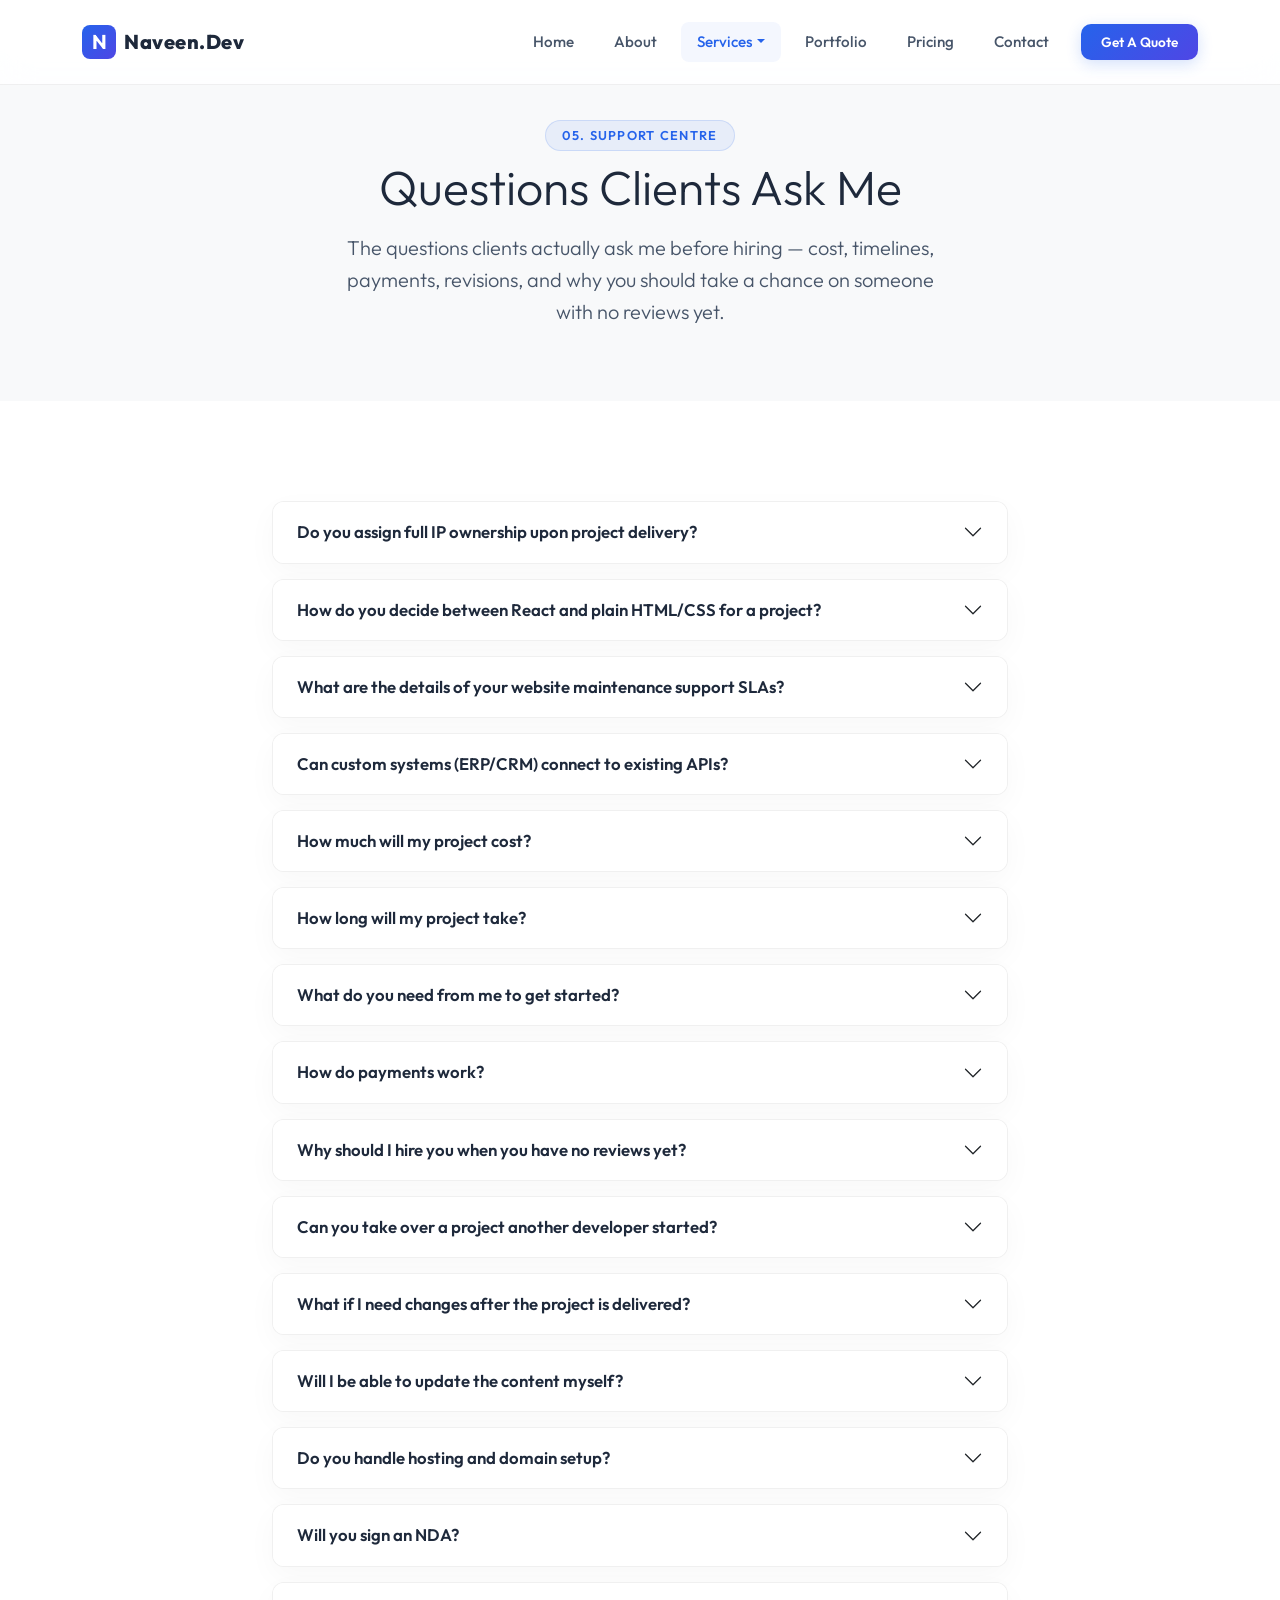
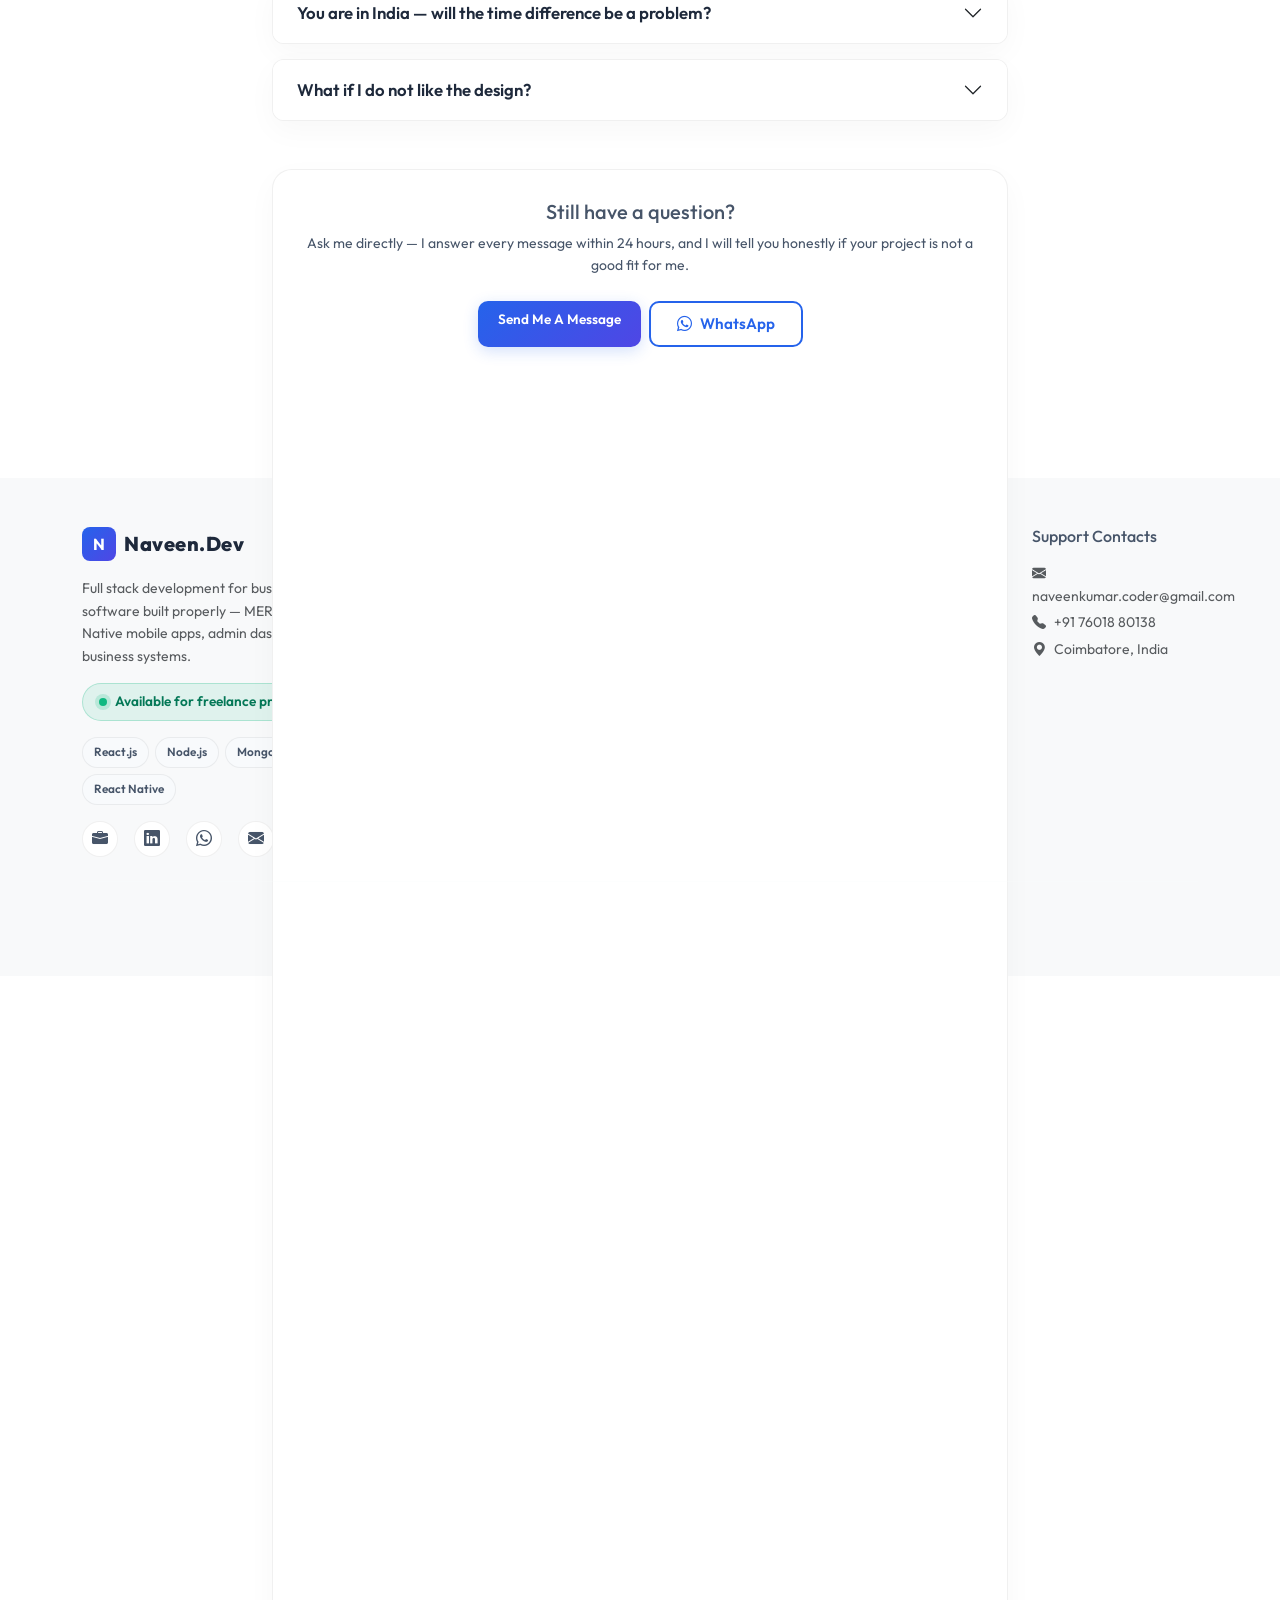
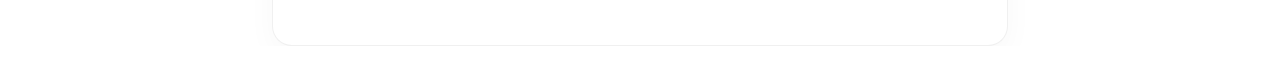
<file: faq.html>
<!DOCTYPE html>
<html lang="en">
<head>
    <meta charset="UTF-8">
    <meta name="viewport" content="width=device-width, initial-scale=1.0">
    <title>Frequently Asked Questions | Naveen Kumar K</title>
    <meta name="description" content="Find answers to common questions about web development, custom software pricing, databases, and post-launch support.">
    <link rel="icon" href="data:image/svg+xml,%3Csvg xmlns='http://www.w3.org/2000/svg' viewBox='0 0 100 100'%3E%3Crect width='100' height='100' rx='22' fill='%232563EB'/%3E%3Ctext x='50' y='70' font-family='Outfit,Arial,sans-serif' font-size='58' font-weight='700' fill='white' text-anchor='middle'%3EN.%3C/text%3E%3C/svg%3E">
    <!-- Link preview for WhatsApp, LinkedIn and Upwork proposals -->
    <!-- TODO: replace SITE_URL with your live domain once the site is hosted -->
    <meta property="og:type" content="website">
    <meta property="og:title" content="Frequently Asked Questions | Naveen Kumar K">
    <meta property="og:description" content="Find answers to common questions about web development, custom software pricing, databases, and post-launch support.">
    <meta property="og:image" content="SITE_URL/hero_tech.png">
    <meta property="og:site_name" content="Naveen.Dev - Naveen Kumar K">
    <meta name="twitter:card" content="summary_large_image">
    <meta name="twitter:title" content="Frequently Asked Questions | Naveen Kumar K">
    <meta name="twitter:description" content="Find answers to common questions about web development, custom software pricing, databases, and post-launch support.">
    <meta name="author" content="Naveen Kumar K">
    <link rel="preconnect" href="https://fonts.googleapis.com">
    <link rel="preconnect" href="https://fonts.gstatic.com" crossorigin>
    <link rel="preconnect" href="https://cdn.jsdelivr.net" crossorigin>
    <link href="https://fonts.googleapis.com/css2?family=Outfit:wght@300;400;500;600;700;800&display=swap" rel="stylesheet">
    <!-- Bootstrap 5 CSS -->
    <link href="https://cdn.jsdelivr.net/npm/bootstrap@5.3.2/dist/css/bootstrap.min.css" rel="stylesheet">
    <!-- Bootstrap Icons -->
    <link rel="stylesheet" href="https://cdn.jsdelivr.net/npm/bootstrap-icons@1.11.3/font/bootstrap-icons.min.css">
    <!-- Custom Style -->
    <link rel="stylesheet" href="style.css">
</head>
<body class="d-flex flex-column min-vh-100">

    <!-- Page Preloader -->
    <div class="preloader" id="preloader">
        <div class="spinner-custom"></div>
    </div>

    <!-- Navigation Bar with Mega Menu -->
    <nav class="navbar navbar-expand-lg fixed-top" id="mainNavbar">
        <div class="container">
            <a class="navbar-brand d-flex align-items-center gap-2" href="index.html">
                <div class="brand-logo fw-bold">N</div>
                <span class="brand-name">Naveen.Dev</span>
            </a>
            <button class="navbar-toggler border-0 shadow-none" type="button" data-bs-toggle="collapse" data-bs-target="#navbarNav" aria-controls="navbarNav" aria-expanded="false" aria-label="Toggle navigation">
                <span class="navbar-toggler-icon"></span>
            </button>
            <div class="collapse navbar-collapse" id="navbarNav">
                <ul class="navbar-nav ms-auto gap-1 gap-lg-2">
                    <li class="nav-item"><a class="nav-link" href="index.html">Home</a></li>
                    <li class="nav-item"><a class="nav-link" href="about.html">About</a></li>
                    <li class="nav-item dropdown dropdown-mega">
                        <a class="nav-link dropdown-toggle active" href="services.html" role="button" data-bs-toggle="dropdown" aria-expanded="false">Services</a>
                        <div class="dropdown-menu dropdown-mega-menu border-0">
                            <div class="row g-4">
                                <div class="col-lg-4">
                                    <div class="mega-menu-col-title">Core Capabilities</div>
                                    <a class="mega-menu-link" href="web-development.html"><i class="bi bi-laptop"></i> <div><strong>Web Development</strong><br><small class="text-muted">Business websites & e-commerce</small></div></a>
                                    <a class="mega-menu-link" href="mobile-development.html"><i class="bi bi-phone"></i> <div><strong>Mobile Apps</strong><br><small class="text-muted">iOS, Android & cross-platform</small></div></a>
                                    <a class="mega-menu-link" href="custom-software.html"><i class="bi bi-gear-fill"></i> <div><strong>Custom Software</strong><br><small class="text-muted">Tailored ERP, CRM & cloud logic</small></div></a>
                                    <a class="mega-menu-link" href="ui-ux.html"><i class="bi bi-palette-fill"></i> <div><strong>UI/UX Design</strong><br><small class="text-muted">Wireframes, user flows & prototyping</small></div></a>
                                </div>
                                <div class="col-lg-4">
                                    <div class="mega-menu-col-title">Software Systems</div>
                                    <a class="mega-menu-link" href="custom-software.html#erp"><i class="bi bi-building"></i> <div><strong>Enterprise ERP</strong><br><small class="text-muted">Resource and logistics tracking</small></div></a>
                                    <a class="mega-menu-link" href="custom-software.html#crm"><i class="bi bi-people-fill"></i> <div><strong>Sales CRM Software</strong><br><small class="text-muted">Manage relationships & lead pipelines</small></div></a>
                                    <a class="mega-menu-link" href="services.html#saas"><i class="bi bi-cloud-check-fill"></i> <div><strong>SaaS Cloud Platforms</strong><br><small class="text-muted">Modern cloud multi-tenant systems</small></div></a>
                                </div>
                                <div class="col-lg-4">
                                    <div class="mega-menu-col-title">Frameworks & Info</div>
                                    <a class="mega-menu-link" href="technologies.html"><i class="bi bi-database-fill-gear"></i> <div><strong>Technologies Stack</strong><br><small class="text-muted">My core engineering capability</small></div></a>
                                    <a class="mega-menu-link" href="process.html"><i class="bi bi-rocket-takeoff-fill"></i> <div><strong>Development Process</strong><br><small class="text-muted">Roadmap from planning to deploy</small></div></a>
                                    <a class="mega-menu-link" href="faq.html"><i class="bi bi-question-circle-fill"></i> <div><strong>Pre-Project FAQ</strong><br><small class="text-muted">Answers regarding budget and support</small></div></a>
                                </div>
                            </div>
                        </div>
                    </li>
                    <li class="nav-item"><a class="nav-link" href="portfolio.html">Portfolio</a></li>
                    <li class="nav-item"><a class="nav-link" href="pricing.html">Pricing</a></li>
                    <li class="nav-item"><a class="nav-link" href="contact.html">Contact</a></li>
                </ul>
                <div class="ms-lg-3 mt-3 mt-lg-0">
                    <a href="contact.html" class="btn btn-premium btn-premium-sm">Get A Quote</a>
                </div>
            </div>
        </div>
    </nav>

    <!-- Subpage Header -->
    <header class="py-5 mt-5 bg-light border-bottom border-light">
        <div class="container py-lg-4 text-center">
            <span class="badge badge-soft-primary mb-2 px-3 py-2 rounded-pill uppercase tracking-wider">05. Support Centre</span>
            <h1 class="display-5 fw-extrabold text-slate mb-3">Questions Clients Ask Me</h1>
            <p class="text-gray lead max-width-600 mx-auto mb-0">The questions clients actually ask me before hiring &mdash; cost, timelines, payments, revisions, and why you should take a chance on someone with no reviews yet.</p>
        </div>
    </header>

    <!-- FAQ Accordion Sections -->
    <section class="py-100">
        <div class="container">
            <div class="row justify-content-center">
                <div class="col-lg-8 animate-on-scroll">
                    
                    <div class="accordion" id="generalFAQ">
                        
                        <!-- FAQ 1 -->
                        <div class="accordion-item faq-accordion-item">
                            <h2 class="accordion-header" id="faqHead1">
                                <button class="accordion-button faq-accordion-button collapsed" type="button" data-bs-toggle="collapse" data-bs-target="#faqCollapse1">
                                    Do you assign full IP ownership upon project delivery?
                                </button>
                            </h2>
                            <div id="faqCollapse1" class="accordion-collapse collapse" data-bs-parent="#generalFAQ">
                                <div class="accordion-body faq-accordion-body">
                                    Yes! Once all milestone payments are cleared, I transfer full intellectual property (IP) ownership, design files, and source code libraries directly to your organization.
                                </div>
                            </div>
                        </div>

                        <!-- FAQ 2 -->
                        <div class="accordion-item faq-accordion-item">
                            <h2 class="accordion-header" id="faqHead2">
                                <button class="accordion-button faq-accordion-button collapsed" type="button" data-bs-toggle="collapse" data-bs-target="#faqCollapse2">
                                    How do you decide between React and plain HTML/CSS for a project?
                                </button>
                            </h2>
                            <div id="faqCollapse2" class="accordion-collapse collapse" data-bs-parent="#generalFAQ">
                                <div class="accordion-body faq-accordion-body">
                                    It depends on what the page has to do. A marketing site or landing page loads faster and stays easier to maintain as hand-coded HTML, CSS and Bootstrap &mdash; no build step, no package tree to keep patched. Anything with logged-in users, live data or a dashboard goes to React, which is what I use for every system on my portfolio. I pick per project rather than forcing one answer.
                                </div>
                            </div>
                        </div>

                        <!-- FAQ 3 -->
                        <div class="accordion-item faq-accordion-item">
                            <h2 class="accordion-header" id="faqHead3">
                                <button class="accordion-button faq-accordion-button collapsed" type="button" data-bs-toggle="collapse" data-bs-target="#faqCollapse3">
                                    What are the details of your website maintenance support SLAs?
                                </button>
                            </h2>
                            <div id="faqCollapse3" class="accordion-collapse collapse" data-bs-parent="#generalFAQ">
                                <div class="accordion-body faq-accordion-body">
                                    Every project includes a free bug-fix period after launch. After that I offer a monthly retainer covering health checks, server and database monitoring, small styling or content changes, backups and security updates. Larger new features are quoted separately so you are never billed for scope you did not ask for.
                                </div>
                            </div>
                        </div>

                        <!-- FAQ 4 -->
                        <div class="accordion-item faq-accordion-item">
                            <h2 class="accordion-header" id="faqHead4">
                                <button class="accordion-button faq-accordion-button collapsed" type="button" data-bs-toggle="collapse" data-bs-target="#faqCollapse4">
                                    Can custom systems (ERP/CRM) connect to existing APIs?
                                </button>
                            </h2>
                            <div id="faqCollapse4" class="accordion-collapse collapse" data-bs-parent="#generalFAQ">
                                <div class="accordion-body faq-accordion-body">
                                    Yes, I write robust integration code connecting databases to external ERP software, CRM dashboards, SMS gateways, maps APIs, and payment modules.
                                </div>
                            </div>
                        </div>


                        <!-- FAQ 5 -->
                        <div class="accordion-item faq-accordion-item">
                            <h2 class="accordion-header" id="faqHead5">
                                <button class="accordion-button faq-accordion-button collapsed" type="button" data-bs-toggle="collapse" data-bs-target="#faqCollapse5">
                                    How much will my project cost?
                                </button>
                            </h2>
                            <div id="faqCollapse5" class="accordion-collapse collapse" data-bs-parent="#generalFAQ">
                                <div class="accordion-body faq-accordion-body">
                                    It depends on scope, but I quote a fixed price before any work starts &mdash; you will never get a surprise invoice. Landing pages start at $149 (&#8377;14,900), business websites at $299 (&#8377;29,900), mobile apps at $499 (&#8377;49,900) and custom systems like POS or ERP at $499 (&#8377;49,900). If you prefer hourly, I work at $15&ndash;$30/hr (&#8377;1,500&ndash;&#8377;3,000/hr). Indian clients are invoiced in INR, international clients in USD. Send me what you need and you will have a written quote within 24 hours.
                                </div>
                            </div>
                        </div>

                        <!-- FAQ 6 -->
                        <div class="accordion-item faq-accordion-item">
                            <h2 class="accordion-header" id="faqHead6">
                                <button class="accordion-button faq-accordion-button collapsed" type="button" data-bs-toggle="collapse" data-bs-target="#faqCollapse6">
                                    How long will my project take?
                                </button>
                            </h2>
                            <div id="faqCollapse6" class="accordion-collapse collapse" data-bs-parent="#generalFAQ">
                                <div class="accordion-body faq-accordion-body">
                                    A landing page is usually 3&ndash;5 days. A business website with several pages is 1&ndash;2 weeks. A mobile app or a custom system with logins, roles and a dashboard is typically 4&ndash;8 weeks depending on how many modules it has. I give you a milestone schedule up front, and if something is going to slip you hear it from me early &mdash; not on the deadline.
                                </div>
                            </div>
                        </div>

                        <!-- FAQ 7 -->
                        <div class="accordion-item faq-accordion-item">
                            <h2 class="accordion-header" id="faqHead7">
                                <button class="accordion-button faq-accordion-button collapsed" type="button" data-bs-toggle="collapse" data-bs-target="#faqCollapse7">
                                    What do you need from me to get started?
                                </button>
                            </h2>
                            <div id="faqCollapse7" class="accordion-collapse collapse" data-bs-parent="#generalFAQ">
                                <div class="accordion-body faq-accordion-body">
                                    Less than you think. Tell me what the software has to do and who will use it. If you have designs, existing content or an old version of the system, send those too. If you have none of that, we do a 30-minute call and I write the scope for you. You approve it in writing before I start building.
                                </div>
                            </div>
                        </div>

                        <!-- FAQ 8 -->
                        <div class="accordion-item faq-accordion-item">
                            <h2 class="accordion-header" id="faqHead8">
                                <button class="accordion-button faq-accordion-button collapsed" type="button" data-bs-toggle="collapse" data-bs-target="#faqCollapse8">
                                    How do payments work?
                                </button>
                            </h2>
                            <div id="faqCollapse8" class="accordion-collapse collapse" data-bs-parent="#generalFAQ">
                                <div class="accordion-body faq-accordion-body">
                                    Milestone based. Typically a deposit to begin, then payments as each agreed stage is delivered and approved by you. You are never paying for work you have not seen. Through Upwork, payments and milestones are handled by the platform's escrow, which protects both of us.
                                </div>
                            </div>
                        </div>

                        <!-- FAQ 9 -->
                        <div class="accordion-item faq-accordion-item">
                            <h2 class="accordion-header" id="faqHead9">
                                <button class="accordion-button faq-accordion-button collapsed" type="button" data-bs-toggle="collapse" data-bs-target="#faqCollapse9">
                                    Why should I hire you when you have no reviews yet?
                                </button>
                            </h2>
                            <div id="faqCollapse9" class="accordion-collapse collapse" data-bs-parent="#generalFAQ">
                                <div class="accordion-body faq-accordion-body">
                                    Fair question, and I will not pretend otherwise: I am new to freelance platforms, so my review count is zero. What I am not new to is the work &mdash; 3 years and 7 months of full-time development, 14 systems in production including a banking portal, ERP, POS and accounting software. I will happily screen-share and walk you through the architecture of any of them before you commit a rupee. Being early means I have far more to lose from a bad review than an established freelancer does, and I price accordingly.
                                </div>
                            </div>
                        </div>

                        <!-- FAQ 10 -->
                        <div class="accordion-item faq-accordion-item">
                            <h2 class="accordion-header" id="faqHead10">
                                <button class="accordion-button faq-accordion-button collapsed" type="button" data-bs-toggle="collapse" data-bs-target="#faqCollapse10">
                                    Can you take over a project another developer started?
                                </button>
                            </h2>
                            <div id="faqCollapse10" class="accordion-collapse collapse" data-bs-parent="#generalFAQ">
                                <div class="accordion-body faq-accordion-body">
                                    Yes, and it is some of the most common work I do. I start by reading the existing codebase and telling you honestly what state it is in &mdash; sometimes continuing is right, sometimes rebuilding one broken module is cheaper than patching it forever. You get that assessment before you commit to anything.
                                </div>
                            </div>
                        </div>

                        <!-- FAQ 11 -->
                        <div class="accordion-item faq-accordion-item">
                            <h2 class="accordion-header" id="faqHead11">
                                <button class="accordion-button faq-accordion-button collapsed" type="button" data-bs-toggle="collapse" data-bs-target="#faqCollapse11">
                                    What if I need changes after the project is delivered?
                                </button>
                            </h2>
                            <div id="faqCollapse11" class="accordion-collapse collapse" data-bs-parent="#generalFAQ">
                                <div class="accordion-body faq-accordion-body">
                                    Every project includes a free bug-fix period after launch &mdash; if something I built does not work as agreed, I fix it at no cost. New features or changes of direction are quoted separately so you are never billed for scope you did not ask for. Many clients keep me on a small monthly retainer for ongoing changes.
                                </div>
                            </div>
                        </div>

                        <!-- FAQ 12 -->
                        <div class="accordion-item faq-accordion-item">
                            <h2 class="accordion-header" id="faqHead12">
                                <button class="accordion-button faq-accordion-button collapsed" type="button" data-bs-toggle="collapse" data-bs-target="#faqCollapse12">
                                    Will I be able to update the content myself?
                                </button>
                            </h2>
                            <div id="faqCollapse12" class="accordion-collapse collapse" data-bs-parent="#generalFAQ">
                                <div class="accordion-body faq-accordion-body">
                                    If that matters to you, say so at the scope stage and I will build an admin panel for it &mdash; text, images, products, prices, whatever you need to change without calling a developer. It costs a little more up front and saves you far more over the life of the site.
                                </div>
                            </div>
                        </div>

                        <!-- FAQ 13 -->
                        <div class="accordion-item faq-accordion-item">
                            <h2 class="accordion-header" id="faqHead13">
                                <button class="accordion-button faq-accordion-button collapsed" type="button" data-bs-toggle="collapse" data-bs-target="#faqCollapse13">
                                    Do you handle hosting and domain setup?
                                </button>
                            </h2>
                            <div id="faqCollapse13" class="accordion-collapse collapse" data-bs-parent="#generalFAQ">
                                <div class="accordion-body faq-accordion-body">
                                    Yes. I can deploy to your own server or set up hosting for you, including SSL, domain connection, database configuration and backups. I have deployed to both Linux cloud hosts and Windows Server with SQL Server. The hosting bill stays in your name and on your card &mdash; I never hold your infrastructure hostage.
                                </div>
                            </div>
                        </div>

                        <!-- FAQ 14 -->
                        <div class="accordion-item faq-accordion-item">
                            <h2 class="accordion-header" id="faqHead14">
                                <button class="accordion-button faq-accordion-button collapsed" type="button" data-bs-toggle="collapse" data-bs-target="#faqCollapse14">
                                    Will you sign an NDA?
                                </button>
                            </h2>
                            <div id="faqCollapse14" class="accordion-collapse collapse" data-bs-parent="#generalFAQ">
                                <div class="accordion-body faq-accordion-body">
                                    Yes, without hesitation. Every project in my portfolio is covered by confidentiality, which is exactly why you see icons there instead of client screenshots. Your project gets the same treatment.
                                </div>
                            </div>
                        </div>

                        <!-- FAQ 15 -->
                        <div class="accordion-item faq-accordion-item">
                            <h2 class="accordion-header" id="faqHead15">
                                <button class="accordion-button faq-accordion-button collapsed" type="button" data-bs-toggle="collapse" data-bs-target="#faqCollapse15">
                                    You are in India &mdash; will the time difference be a problem?
                                </button>
                            </h2>
                            <div id="faqCollapse15" class="accordion-collapse collapse" data-bs-parent="#generalFAQ">
                                <div class="accordion-body faq-accordion-body">
                                    It has not been so far. I work 9:00 AM to 7:00 PM IST (GMT+5:30) and reply to messages within 24 hours, usually much sooner. That overlaps comfortably with Europe, the Middle East and Asia, and I regularly take early-morning or late-evening calls for US clients. Tell me your working hours and I will fit around them.
                                </div>
                            </div>
                        </div>

                        <!-- FAQ 16 -->
                        <div class="accordion-item faq-accordion-item">
                            <h2 class="accordion-header" id="faqHead16">
                                <button class="accordion-button faq-accordion-button collapsed" type="button" data-bs-toggle="collapse" data-bs-target="#faqCollapse16">
                                    What if I do not like the design?
                                </button>
                            </h2>
                            <div id="faqCollapse16" class="accordion-collapse collapse" data-bs-parent="#generalFAQ">
                                <div class="accordion-body faq-accordion-body">
                                    You see the design before I build it, not after. I share layouts at the design stage and revise them until you are happy &mdash; changing a layout takes minutes, changing a built application takes days. Nothing gets coded until you have approved how it looks.
                                </div>
                            </div>
                        </div>
                    </div>

                    <div class="rounded-card text-center mt-5">
                        <h2 class="h5 text-slate mb-2">Still have a question?</h2>
                        <p class="small text-gray mb-4">Ask me directly &mdash; I answer every message within 24 hours, and I will tell you honestly if your project is not a good fit for me.</p>
                        <div class="d-flex flex-wrap justify-content-center gap-2">
                            <a href="contact.html" class="btn btn-premium btn-premium-sm">Send Me A Message</a>
                            <a href="https://wa.me/917601880138" target="_blank" rel="noopener" class="btn btn-outline-premium btn-premium-sm"><i class="bi bi-whatsapp me-2"></i>WhatsApp</a>
                        </div>
                    </div>

                </div>
            </div>
        </div>
    </section>

    <!-- Footer Row -->
    <footer class="py-5 bg-light border-top border-light mt-auto">
        <div class="container">
            <div class="row g-4 justify-content-between text-center text-md-start">
                <div class="col-lg-4 col-12">
                    <div class="footer-logo d-flex align-items-center justify-content-center justify-content-md-start gap-2 mb-3">
                        <div class="brand-logo fw-bold">N</div>
                        <span class="brand-name">Naveen.Dev</span>
                    </div>
                    <p class="small text-muted mb-3">Full stack development for businesses that need software built properly &mdash; MERN stack web apps, React Native mobile apps, admin dashboards and custom business systems.</p>
                    <div class="mb-3">
                        <span class="availability-pill"><span class="availability-dot"></span> Available for freelance projects</span>
                    </div>
                    <div class="profile-stack mb-3">
                        <span>React.js</span>
                        <span>Node.js</span>
                        <span>MongoDB</span>
                        <span>SQL Server</span>
                        <span>React Native</span>
                    </div>
                    <div class="d-flex justify-content-center justify-content-md-start gap-2">
                        <a href="https://www.upwork.com/freelancers/~010cbae54f7f3a4a92" target="_blank" rel="noopener" class="footer-social-icon" title="Hire me on Upwork" aria-label="Upwork"><i class="bi bi-briefcase-fill"></i></a>
                        <a href="https://www.linkedin.com/in/naveen-kumar-a76729263" target="_blank" rel="noopener" class="footer-social-icon" title="LinkedIn" aria-label="LinkedIn"><i class="bi bi-linkedin"></i></a>
                        <a href="https://wa.me/917601880138" target="_blank" rel="noopener" class="footer-social-icon" title="WhatsApp" aria-label="WhatsApp"><i class="bi bi-whatsapp"></i></a>
                        <a href="mailto:naveenkumar.coder@gmail.com" class="footer-social-icon" title="Email" aria-label="Email"><i class="bi bi-envelope-fill"></i></a>
                    </div>
                </div>
                <div class="col-md-3 col-6">
                    <h5 class="h6 mb-3">My Services</h5>
                    <a href="web-development.html" class="footer-link small">Web Development</a>
                    <a href="mobile-development.html" class="footer-link small">Mobile App Development</a>
                    <a href="custom-software.html" class="footer-link small">Custom Software ERP/CRM</a>
                    <a href="ui-ux.html" class="footer-link small">UI/UX Interface Design</a>
                </div>
                <div class="col-md-3 col-6">
                    <h5 class="h6 mb-3">Quick Directory</h5>
                    <a href="about.html" class="footer-link small">About Company Story</a>
                    <a href="portfolio.html" class="footer-link small">Project Portfolio Cases</a>
                    <a href="pricing.html" class="footer-link small">Quotation Pricing Plans</a>
                    <a href="faq.html" class="footer-link small">Common Questions FAQ</a>
                </div>
                <div class="col-lg-2 col-12">
                    <h5 class="h6 mb-3">Support Contacts</h5>
                    <p class="small text-muted mb-1"><i class="bi bi-envelope-fill me-2"></i>naveenkumar.coder@gmail.com</p>
                    <p class="small text-muted mb-1"><i class="bi bi-telephone-fill me-2"></i>+91 76018 80138</p>
                    <p class="small text-muted mb-3"><i class="bi bi-geo-alt-fill me-2"></i>Coimbatore, India</p>
                </div>
            </div>
            <hr class="border-light my-4">
            <div class="text-center text-muted small">
                &copy; 2026 Naveen Kumar K &middot; Full Stack Developer, Coimbatore, India &middot; Hand-coded, no page builders.
            </div>
        </div>
    </footer>

    <!-- Back to Top Button -->
    <button id="backToTop" class="back-to-top-btn" title="Back to Top">
        <i class="bi bi-arrow-up-short"></i>
    </button>

    <!-- Bootstrap Bundle with Popper JS -->
    <script defer src="https://cdn.jsdelivr.net/npm/bootstrap@5.3.2/dist/js/bootstrap.bundle.min.js"></script>
    <!-- Custom JS -->
    <script defer src="script.js"></script>
</body>
</html>
</file>
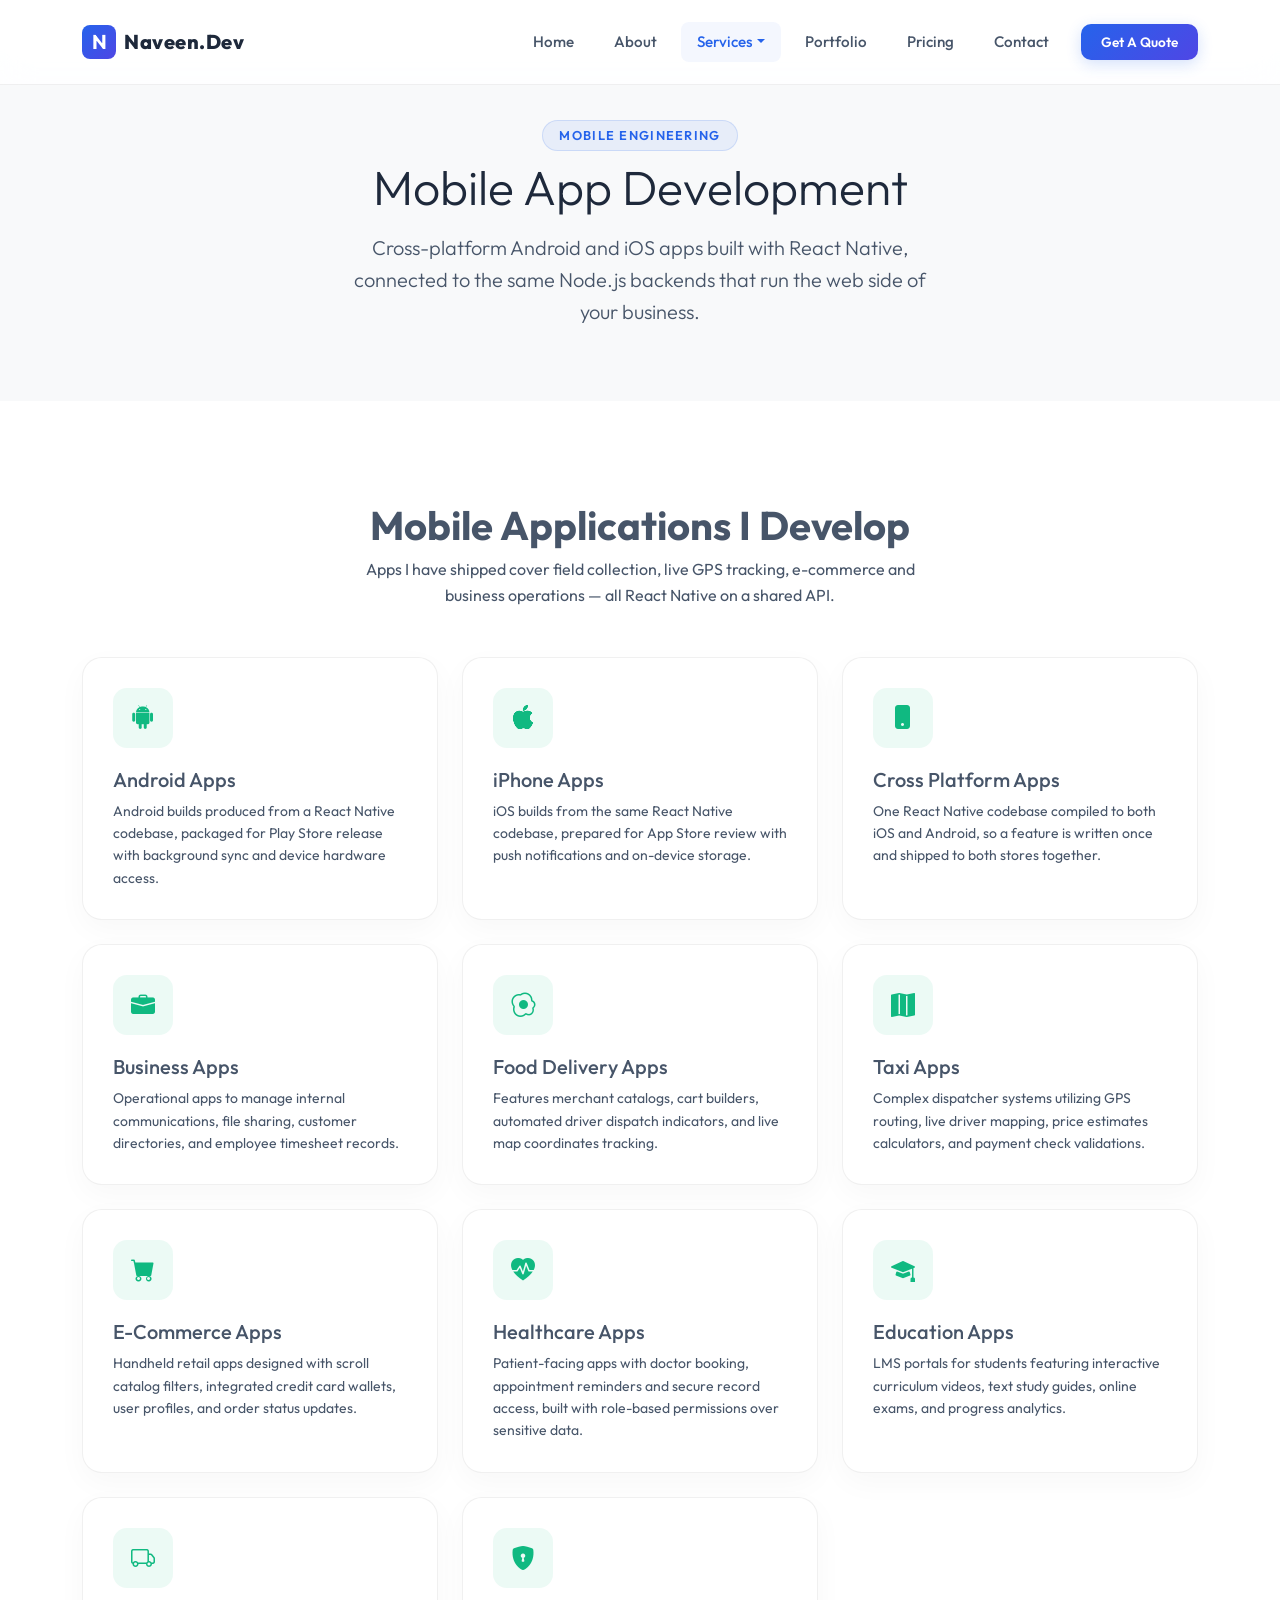
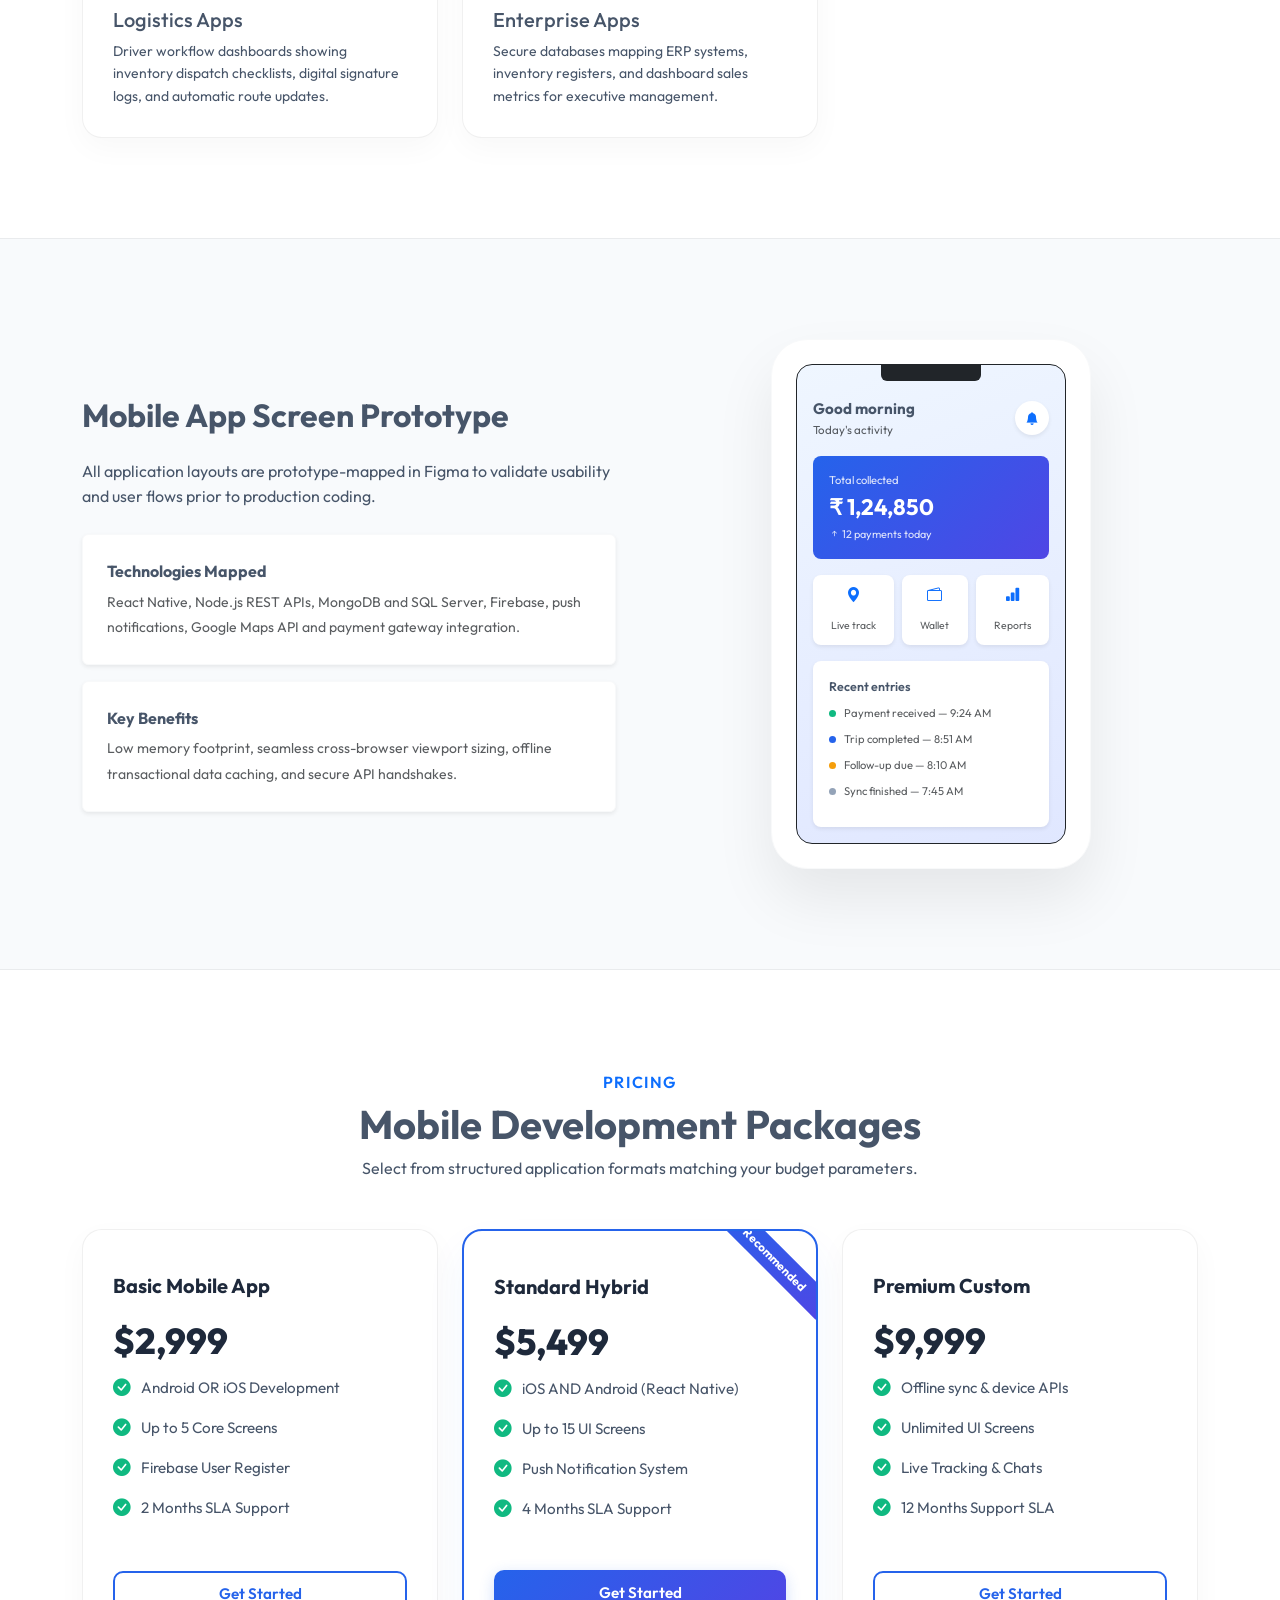
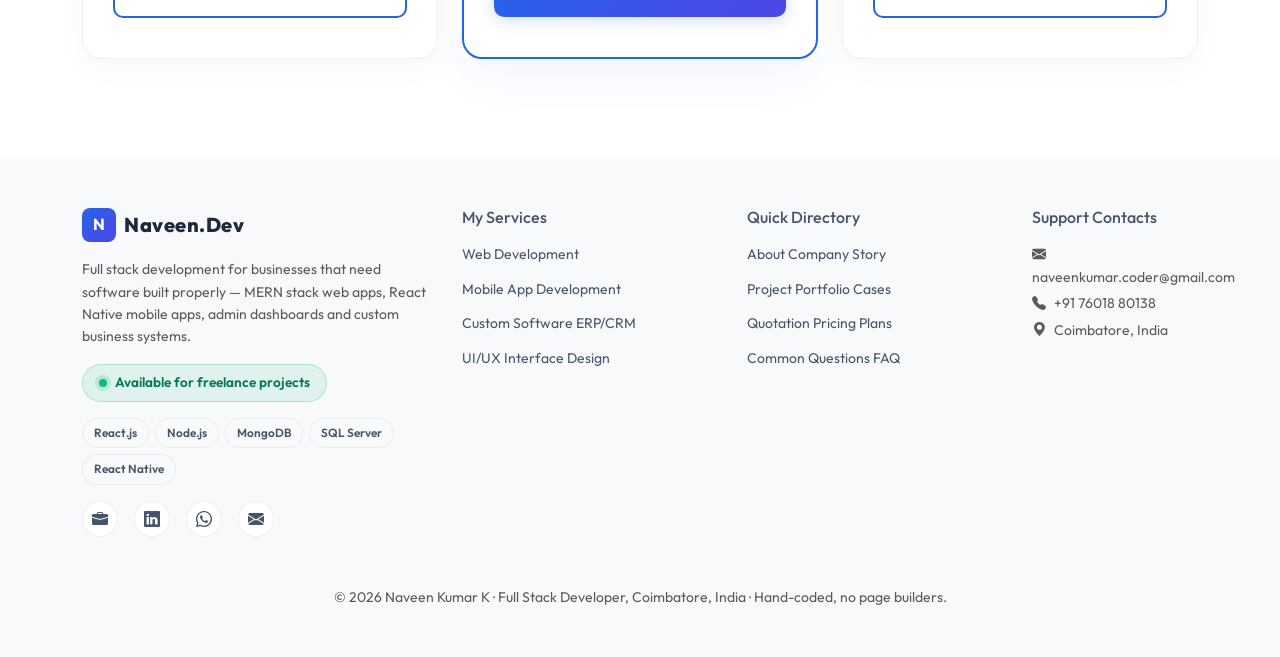
<file: mobile-development.html>
<!DOCTYPE html>
<html lang="en">
<head>
    <meta charset="UTF-8">
    <meta name="viewport" content="width=device-width, initial-scale=1.0">
    <title>Mobile App Development Services | Naveen Kumar K</title>
    <meta name="description" content="Cross-platform Android and iOS app development with React Native by Naveen Kumar K - field collection apps, live tracking, e-commerce and business apps connected to Node.js APIs.">
    <link rel="icon" href="data:image/svg+xml,%3Csvg xmlns='http://www.w3.org/2000/svg' viewBox='0 0 100 100'%3E%3Crect width='100' height='100' rx='22' fill='%232563EB'/%3E%3Ctext x='50' y='70' font-family='Outfit,Arial,sans-serif' font-size='58' font-weight='700' fill='white' text-anchor='middle'%3EN.%3C/text%3E%3C/svg%3E">
    <!-- Link preview for WhatsApp, LinkedIn and Upwork proposals -->
    <!-- TODO: replace SITE_URL with your live domain once the site is hosted -->
    <meta property="og:type" content="website">
    <meta property="og:title" content="Mobile App Development Services | Naveen Kumar K">
    <meta property="og:description" content="Explore custom mobile app development at Naveen. I design and build Android, iPhone, and cross-platform apps for logistics, healthcare, retail, and enterprise.">
    <meta property="og:image" content="SITE_URL/hero_tech.png">
    <meta property="og:site_name" content="Naveen.Dev - Naveen Kumar K">
    <meta name="twitter:card" content="summary_large_image">
    <meta name="twitter:title" content="Mobile App Development Services | Naveen Kumar K">
    <meta name="twitter:description" content="Explore custom mobile app development at Naveen. I design and build Android, iPhone, and cross-platform apps for logistics, healthcare, retail, and enterprise.">
    <meta name="author" content="Naveen Kumar K">
    <link rel="preconnect" href="https://fonts.googleapis.com">
    <link rel="preconnect" href="https://fonts.gstatic.com" crossorigin>
    <link rel="preconnect" href="https://cdn.jsdelivr.net" crossorigin>
    <link href="https://fonts.googleapis.com/css2?family=Outfit:wght@300;400;500;600;700;800&display=swap" rel="stylesheet">
    <!-- Bootstrap 5 CSS -->
    <link href="https://cdn.jsdelivr.net/npm/bootstrap@5.3.2/dist/css/bootstrap.min.css" rel="stylesheet">
    <!-- Bootstrap Icons -->
    <link rel="stylesheet" href="https://cdn.jsdelivr.net/npm/bootstrap-icons@1.11.3/font/bootstrap-icons.min.css">
    <!-- Custom Style -->
    <link rel="stylesheet" href="style.css">
</head>
<body class="d-flex flex-column min-vh-100">

    <!-- Page Preloader -->
    <div class="preloader" id="preloader">
        <div class="spinner-custom"></div>
    </div>

    <!-- Navigation Bar with Mega Menu -->
    <nav class="navbar navbar-expand-lg fixed-top" id="mainNavbar">
        <div class="container">
            <a class="navbar-brand d-flex align-items-center gap-2" href="index.html">
                <div class="brand-logo fw-bold">N</div>
                <span class="brand-name">Naveen.Dev</span>
            </a>
            <button class="navbar-toggler border-0 shadow-none" type="button" data-bs-toggle="collapse" data-bs-target="#navbarNav" aria-controls="navbarNav" aria-expanded="false" aria-label="Toggle navigation">
                <span class="navbar-toggler-icon"></span>
            </button>
            <div class="collapse navbar-collapse" id="navbarNav">
                <ul class="navbar-nav ms-auto gap-1 gap-lg-2">
                    <li class="nav-item"><a class="nav-link" href="index.html">Home</a></li>
                    <li class="nav-item"><a class="nav-link" href="about.html">About</a></li>
                    <li class="nav-item dropdown dropdown-mega">
                        <a class="nav-link dropdown-toggle active" href="services.html" role="button" data-bs-toggle="dropdown" aria-expanded="false">Services</a>
                        <div class="dropdown-menu dropdown-mega-menu border-0">
                            <div class="row g-4">
                                <div class="col-lg-4">
                                    <div class="mega-menu-col-title">Core Capabilities</div>
                                    <a class="mega-menu-link" href="web-development.html"><i class="bi bi-laptop"></i> <div><strong>Web Development</strong><br><small class="text-muted">Business websites & e-commerce</small></div></a>
                                    <a class="mega-menu-link" href="mobile-development.html"><i class="bi bi-phone"></i> <div><strong>Mobile Apps</strong><br><small class="text-muted">iOS, Android & cross-platform</small></div></a>
                                    <a class="mega-menu-link" href="custom-software.html"><i class="bi bi-gear-fill"></i> <div><strong>Custom Software</strong><br><small class="text-muted">Tailored ERP, CRM & cloud logic</small></div></a>
                                    <a class="mega-menu-link" href="ui-ux.html"><i class="bi bi-palette-fill"></i> <div><strong>UI/UX Design</strong><br><small class="text-muted">Wireframes, user flows & prototyping</small></div></a>
                                </div>
                                <div class="col-lg-4">
                                    <div class="mega-menu-col-title">Software Systems</div>
                                    <a class="mega-menu-link" href="custom-software.html#erp"><i class="bi bi-building"></i> <div><strong>Enterprise ERP</strong><br><small class="text-muted">Resource and logistics tracking</small></div></a>
                                    <a class="mega-menu-link" href="custom-software.html#crm"><i class="bi bi-people-fill"></i> <div><strong>Sales CRM Software</strong><br><small class="text-muted">Manage relationships & lead pipelines</small></div></a>
                                    <a class="mega-menu-link" href="services.html#saas"><i class="bi bi-cloud-check-fill"></i> <div><strong>SaaS Cloud Platforms</strong><br><small class="text-muted">Modern cloud multi-tenant systems</small></div></a>
                                </div>
                                <div class="col-lg-4">
                                    <div class="mega-menu-col-title">Frameworks & Info</div>
                                    <a class="mega-menu-link" href="technologies.html"><i class="bi bi-database-fill-gear"></i> <div><strong>Technologies Stack</strong><br><small class="text-muted">My core engineering capability</small></div></a>
                                    <a class="mega-menu-link" href="process.html"><i class="bi bi-rocket-takeoff-fill"></i> <div><strong>Development Process</strong><br><small class="text-muted">Roadmap from planning to deploy</small></div></a>
                                    <a class="mega-menu-link" href="faq.html"><i class="bi bi-question-circle-fill"></i> <div><strong>Pre-Project FAQ</strong><br><small class="text-muted">Answers regarding budget and support</small></div></a>
                                </div>
                            </div>
                        </div>
                    </li>
                    <li class="nav-item"><a class="nav-link" href="portfolio.html">Portfolio</a></li>
                    <li class="nav-item"><a class="nav-link" href="pricing.html">Pricing</a></li>
                    <li class="nav-item"><a class="nav-link" href="contact.html">Contact</a></li>
                </ul>
                <div class="ms-lg-3 mt-3 mt-lg-0">
                    <a href="contact.html" class="btn btn-premium btn-premium-sm">Get A Quote</a>
                </div>
            </div>
        </div>
    </nav>

    <!-- Subpage Header -->
    <header class="py-5 mt-5 bg-light border-bottom border-light">
        <div class="container py-lg-4 text-center">
            <span class="badge badge-soft-primary mb-2 px-3 py-2 rounded-pill uppercase tracking-wider">Mobile Engineering</span>
            <h1 class="display-5 fw-extrabold text-slate mb-3">Mobile App Development</h1>
            <p class="text-gray lead max-width-600 mx-auto mb-0">Cross-platform Android and iOS apps built with React Native, connected to the same Node.js backends that run the web side of your business.</p>
        </div>
    </header>

    <!-- 11 Mobile Specialties Grid -->
    <section class="py-100">
        <div class="container">
            <div class="text-center mb-5 max-width-600 mx-auto animate-on-scroll">
                <h2 class="h1 fw-bold text-slate">Mobile Applications I Develop</h2>
                <p class="text-gray">Apps I have shipped cover field collection, live GPS tracking, e-commerce and business operations &mdash; all React Native on a shared API.</p>
            </div>

            <div class="row g-4">
                
                <!-- 1. Android Apps -->
                <div class="col-lg-4 col-md-6 animate-on-scroll">
                    <div class="rounded-card">
                        <div class="icon-box-md success"><i class="bi bi-android2"></i></div>
                        <h3 class="h5 mb-2">Android Apps</h3>
                        <p class="small text-gray mb-0">Android builds produced from a React Native codebase, packaged for Play Store release with background sync and device hardware access.</p>
                    </div>
                </div>

                <!-- 2. iPhone Apps -->
                <div class="col-lg-4 col-md-6 animate-on-scroll">
                    <div class="rounded-card">
                        <div class="icon-box-md success"><i class="bi bi-apple"></i></div>
                        <h3 class="h5 mb-2">iPhone Apps</h3>
                        <p class="small text-gray mb-0">iOS builds from the same React Native codebase, prepared for App Store review with push notifications and on-device storage.</p>
                    </div>
                </div>

                <!-- 3. Cross Platform Apps -->
                <div class="col-lg-4 col-md-6 animate-on-scroll">
                    <div class="rounded-card">
                        <div class="icon-box-md success"><i class="bi bi-phone-fill"></i></div>
                        <h3 class="h5 mb-2">Cross Platform Apps</h3>
                        <p class="small text-gray mb-0">One React Native codebase compiled to both iOS and Android, so a feature is written once and shipped to both stores together.</p>
                    </div>
                </div>

                <!-- 4. Business Apps -->
                <div class="col-lg-4 col-md-6 animate-on-scroll">
                    <div class="rounded-card">
                        <div class="icon-box-md success"><i class="bi bi-briefcase-fill"></i></div>
                        <h3 class="h5 mb-2">Business Apps</h3>
                        <p class="small text-gray mb-0">Operational apps to manage internal communications, file sharing, customer directories, and employee timesheet records.</p>
                    </div>
                </div>

                <!-- 5. Food Delivery Apps -->
                <div class="col-lg-4 col-md-6 animate-on-scroll">
                    <div class="rounded-card">
                        <div class="icon-box-md success"><i class="bi bi-egg-fried"></i></div>
                        <h3 class="h5 mb-2">Food Delivery Apps</h3>
                        <p class="small text-gray mb-0">Features merchant catalogs, cart builders, automated driver dispatch indicators, and live map coordinates tracking.</p>
                    </div>
                </div>

                <!-- 6. Taxi Apps -->
                <div class="col-lg-4 col-md-6 animate-on-scroll">
                    <div class="rounded-card">
                        <div class="icon-box-md success"><i class="bi bi-map-fill"></i></div>
                        <h3 class="h5 mb-2">Taxi Apps</h3>
                        <p class="small text-gray mb-0">Complex dispatcher systems utilizing GPS routing, live driver mapping, price estimates calculators, and payment check validations.</p>
                    </div>
                </div>

                <!-- 7. E-Commerce Apps -->
                <div class="col-lg-4 col-md-6 animate-on-scroll">
                    <div class="rounded-card">
                        <div class="icon-box-md success"><i class="bi bi-cart-fill"></i></div>
                        <h3 class="h5 mb-2">E-Commerce Apps</h3>
                        <p class="small text-gray mb-0">Handheld retail apps designed with scroll catalog filters, integrated credit card wallets, user profiles, and order status updates.</p>
                    </div>
                </div>

                <!-- 8. Healthcare Apps -->
                <div class="col-lg-4 col-md-6 animate-on-scroll">
                    <div class="rounded-card">
                        <div class="icon-box-md success"><i class="bi bi-heart-pulse-fill"></i></div>
                        <h3 class="h5 mb-2">Healthcare Apps</h3>
                        <p class="small text-gray mb-0">Patient-facing apps with doctor booking, appointment reminders and secure record access, built with role-based permissions over sensitive data.</p>
                    </div>
                </div>

                <!-- 9. Education Apps -->
                <div class="col-lg-4 col-md-6 animate-on-scroll">
                    <div class="rounded-card">
                        <div class="icon-box-md success"><i class="bi bi-mortarboard-fill"></i></div>
                        <h3 class="h5 mb-2">Education Apps</h3>
                        <p class="small text-gray mb-0">LMS portals for students featuring interactive curriculum videos, text study guides, online exams, and progress analytics.</p>
                    </div>
                </div>

                <!-- 10. Logistics Apps -->
                <div class="col-lg-4 col-md-6 animate-on-scroll">
                    <div class="rounded-card">
                        <div class="icon-box-md success"><i class="bi bi-truck"></i></div>
                        <h3 class="h5 mb-2">Logistics Apps</h3>
                        <p class="small text-gray mb-0">Driver workflow dashboards showing inventory dispatch checklists, digital signature logs, and automatic route updates.</p>
                    </div>
                </div>

                <!-- 11. Enterprise Apps -->
                <div class="col-lg-4 col-md-12 animate-on-scroll">
                    <div class="rounded-card">
                        <div class="icon-box-md success"><i class="bi bi-shield-lock-fill"></i></div>
                        <h3 class="h5 mb-2">Enterprise Apps</h3>
                        <p class="small text-gray mb-0">Secure databases mapping ERP systems, inventory registers, and dashboard sales metrics for executive management.</p>
                    </div>
                </div>

            </div>
        </div>
    </section>

    <!-- App Screens & Technologies Section -->
    <section class="py-100 bg-light-section">
        <div class="container">
            <div class="row align-items-center g-5">
                <div class="col-lg-6 animate-on-scroll">
                    <h3 class="h2 fw-bold text-slate mb-4">Mobile App Screen Prototype</h3>
                    <p class="text-gray mb-4">
                        All application layouts are prototype-mapped in Figma to validate usability and user flows prior to production coding.
                    </p>
                    <div class="rounded bg-white border border-light p-4 shadow-sm mb-3">
                        <strong class="text-slate d-block mb-1">Technologies Mapped</strong>
                        <span class="small text-muted">React Native, Node.js REST APIs, MongoDB and SQL Server, Firebase, push notifications, Google Maps API and payment gateway integration.</span>
                    </div>
                    <div class="rounded bg-white border border-light p-4 shadow-sm">
                        <strong class="text-slate d-block mb-1">Key Benefits</strong>
                        <span class="small text-muted">Low memory footprint, seamless cross-browser viewport sizing, offline transactional data caching, and secure API handshakes.</span>
                    </div>
                </div>
                <div class="col-lg-6 text-center animate-on-scroll">
                    <!-- CSS Phone mockup showing mobile screen image -->
                    <div class="rounded-card p-4 bg-white border border-light mx-auto" style="max-width: 320px; border-radius: 36px; box-shadow: var(--shadow-heavy);">
                        <div class="border border-dark rounded-4 overflow-hidden position-relative" style="height: 480px; background: linear-gradient(160deg, #EFF6FF 0%, #E0E7FF 100%);">
                            <div class="position-absolute top-0 start-50 translate-middle-x bg-dark rounded-bottom" style="width: 100px; height: 16px; z-index: 10;"></div>
                            <!-- Illustrative app UI drawn in CSS (client apps are under NDA) -->
                            <div class="d-flex flex-column h-100 p-3 pt-4 text-start">
                                <div class="d-flex align-items-center justify-content-between mb-3 mt-2">
                                    <div>
                                        <div class="fw-bold text-slate" style="font-size: 0.95rem;">Good morning</div>
                                        <div class="text-muted" style="font-size: 0.72rem;">Today's activity</div>
                                    </div>
                                    <div class="rounded-circle bg-white d-flex align-items-center justify-content-center shadow-sm" style="width: 34px; height: 34px;"><i class="bi bi-bell-fill text-primary" style="font-size: 0.8rem;"></i></div>
                                </div>
                                <div class="rounded-3 p-3 mb-3 text-white" style="background: linear-gradient(135deg, #2563EB, #4F46E5);">
                                    <div style="font-size: 0.7rem; opacity: .85;">Total collected</div>
                                    <div class="fw-bold" style="font-size: 1.4rem;">&#8377; 1,24,850</div>
                                    <div style="font-size: 0.68rem; opacity: .85;"><i class="bi bi-arrow-up-short"></i> 12 payments today</div>
                                </div>
                                <div class="d-flex gap-2 mb-3">
                                    <div class="flex-fill bg-white rounded-3 p-2 text-center shadow-sm"><i class="bi bi-geo-alt-fill text-primary d-block mb-1" style="font-size: 0.95rem;"></i><span style="font-size: 0.65rem;" class="text-muted">Live track</span></div>
                                    <div class="flex-fill bg-white rounded-3 p-2 text-center shadow-sm"><i class="bi bi-wallet2 text-primary d-block mb-1" style="font-size: 0.95rem;"></i><span style="font-size: 0.65rem;" class="text-muted">Wallet</span></div>
                                    <div class="flex-fill bg-white rounded-3 p-2 text-center shadow-sm"><i class="bi bi-bar-chart-fill text-primary d-block mb-1" style="font-size: 0.95rem;"></i><span style="font-size: 0.65rem;" class="text-muted">Reports</span></div>
                                </div>
                                <div class="bg-white rounded-3 p-3 shadow-sm flex-grow-1">
                                    <div class="fw-semibold text-slate mb-2" style="font-size: 0.78rem;">Recent entries</div>
                                    <div class="d-flex align-items-center gap-2 mb-2"><span class="rounded-circle d-inline-block" style="width: 7px; height: 7px; background: #10B981;"></span><span class="text-muted" style="font-size: 0.7rem;">Payment received &mdash; 9:24 AM</span></div>
                                    <div class="d-flex align-items-center gap-2 mb-2"><span class="rounded-circle d-inline-block" style="width: 7px; height: 7px; background: #2563EB;"></span><span class="text-muted" style="font-size: 0.7rem;">Trip completed &mdash; 8:51 AM</span></div>
                                    <div class="d-flex align-items-center gap-2 mb-2"><span class="rounded-circle d-inline-block" style="width: 7px; height: 7px; background: #F59E0B;"></span><span class="text-muted" style="font-size: 0.7rem;">Follow-up due &mdash; 8:10 AM</span></div>
                                    <div class="d-flex align-items-center gap-2"><span class="rounded-circle d-inline-block" style="width: 7px; height: 7px; background: #94A3B8;"></span><span class="text-muted" style="font-size: 0.7rem;">Sync finished &mdash; 7:45 AM</span></div>
                                </div>
                            </div>
                        </div>
                    </div>
                </div>
            </div>
        </div>
    </section>

    <!-- Mobile Pricing Section -->
    <section class="py-100">
        <div class="container">
            <div class="text-center mb-5 max-width-600 mx-auto animate-on-scroll">
                <span class="text-primary fw-semibold uppercase tracking-wider d-block mb-1">Pricing</span>
                <h2 class="h1 fw-bold text-slate">Mobile Development Packages</h2>
                <p class="text-gray">Select from structured application formats matching your budget parameters.</p>
            </div>

            <div class="row g-4 justify-content-center">
                <!-- Basic -->
                <div class="col-md-4 animate-on-scroll">
                    <div class="pricing-card">
                        <div class="price-title">Basic Mobile App</div>
                        <div class="price-value">$2,999</div>
                        <ul class="pricing-features-list">
                            <li><i class="bi bi-check-circle-fill"></i> Android OR iOS Development</li>
                            <li><i class="bi bi-check-circle-fill"></i> Up to 5 Core Screens</li>
                            <li><i class="bi bi-check-circle-fill"></i> Firebase User Register</li>
                            <li><i class="bi bi-check-circle-fill"></i> 2 Months SLA Support</li>
                        </ul>
                        <a href="contact.html" class="btn btn-outline-premium w-100 mt-auto">Get Started</a>
                    </div>
                </div>
                <!-- Standard -->
                <div class="col-md-4 animate-on-scroll">
                    <div class="pricing-card premium-pricing">
                        <div class="pricing-popular-badge">Recommended</div>
                        <div class="price-title">Standard Hybrid</div>
                        <div class="price-value">$5,499</div>
                        <ul class="pricing-features-list">
                            <li><i class="bi bi-check-circle-fill"></i> iOS AND Android (React Native)</li>
                            <li><i class="bi bi-check-circle-fill"></i> Up to 15 UI Screens</li>
                            <li><i class="bi bi-check-circle-fill"></i> Push Notification System</li>
                            <li><i class="bi bi-check-circle-fill"></i> 4 Months SLA Support</li>
                        </ul>
                        <a href="contact.html" class="btn btn-premium w-100 mt-auto">Get Started</a>
                    </div>
                </div>
                <!-- Premium -->
                <div class="col-md-4 animate-on-scroll">
                    <div class="pricing-card">
                        <div class="price-title">Premium Custom</div>
                        <div class="price-value">$9,999</div>
                        <ul class="pricing-features-list">
                            <li><i class="bi bi-check-circle-fill"></i> Offline sync & device APIs</li>
                            <li><i class="bi bi-check-circle-fill"></i> Unlimited UI Screens</li>
                            <li><i class="bi bi-check-circle-fill"></i> Live Tracking & Chats</li>
                            <li><i class="bi bi-check-circle-fill"></i> 12 Months Support SLA</li>
                        </ul>
                        <a href="contact.html" class="btn btn-outline-premium w-100 mt-auto">Get Started</a>
                    </div>
                </div>
            </div>
        </div>
    </section>

    <!-- Footer Row -->
    <footer class="py-5 bg-light border-top border-light mt-auto">
        <div class="container">
            <div class="row g-4 justify-content-between text-center text-md-start">
                <div class="col-lg-4 col-12">
                    <div class="footer-logo d-flex align-items-center justify-content-center justify-content-md-start gap-2 mb-3">
                        <div class="brand-logo fw-bold">N</div>
                        <span class="brand-name">Naveen.Dev</span>
                    </div>
                    <p class="small text-muted mb-3">Full stack development for businesses that need software built properly &mdash; MERN stack web apps, React Native mobile apps, admin dashboards and custom business systems.</p>
                    <div class="mb-3">
                        <span class="availability-pill"><span class="availability-dot"></span> Available for freelance projects</span>
                    </div>
                    <div class="profile-stack mb-3">
                        <span>React.js</span>
                        <span>Node.js</span>
                        <span>MongoDB</span>
                        <span>SQL Server</span>
                        <span>React Native</span>
                    </div>
                    <div class="d-flex justify-content-center justify-content-md-start gap-2">
                        <a href="https://www.upwork.com/freelancers/~010cbae54f7f3a4a92" target="_blank" rel="noopener" class="footer-social-icon" title="Hire me on Upwork" aria-label="Upwork"><i class="bi bi-briefcase-fill"></i></a>
                        <a href="https://www.linkedin.com/in/naveen-kumar-a76729263" target="_blank" rel="noopener" class="footer-social-icon" title="LinkedIn" aria-label="LinkedIn"><i class="bi bi-linkedin"></i></a>
                        <a href="https://wa.me/917601880138" target="_blank" rel="noopener" class="footer-social-icon" title="WhatsApp" aria-label="WhatsApp"><i class="bi bi-whatsapp"></i></a>
                        <a href="mailto:naveenkumar.coder@gmail.com" class="footer-social-icon" title="Email" aria-label="Email"><i class="bi bi-envelope-fill"></i></a>
                    </div>
                </div>
                <div class="col-md-3 col-6">
                    <h5 class="h6 mb-3">My Services</h5>
                    <a href="web-development.html" class="footer-link small">Web Development</a>
                    <a href="mobile-development.html" class="footer-link small">Mobile App Development</a>
                    <a href="custom-software.html" class="footer-link small">Custom Software ERP/CRM</a>
                    <a href="ui-ux.html" class="footer-link small">UI/UX Interface Design</a>
                </div>
                <div class="col-md-3 col-6">
                    <h5 class="h6 mb-3">Quick Directory</h5>
                    <a href="about.html" class="footer-link small">About Company Story</a>
                    <a href="portfolio.html" class="footer-link small">Project Portfolio Cases</a>
                    <a href="pricing.html" class="footer-link small">Quotation Pricing Plans</a>
                    <a href="faq.html" class="footer-link small">Common Questions FAQ</a>
                </div>
                <div class="col-lg-2 col-12">
                    <h5 class="h6 mb-3">Support Contacts</h5>
                    <p class="small text-muted mb-1"><i class="bi bi-envelope-fill me-2"></i>naveenkumar.coder@gmail.com</p>
                    <p class="small text-muted mb-1"><i class="bi bi-telephone-fill me-2"></i>+91 76018 80138</p>
                    <p class="small text-muted mb-3"><i class="bi bi-geo-alt-fill me-2"></i>Coimbatore, India</p>
                </div>
            </div>
            <hr class="border-light my-4">
            <div class="text-center text-muted small">
                &copy; 2026 Naveen Kumar K &middot; Full Stack Developer, Coimbatore, India &middot; Hand-coded, no page builders.
            </div>
        </div>
    </footer>

    <!-- Back to Top Button -->
    <button id="backToTop" class="back-to-top-btn" title="Back to Top">
        <i class="bi bi-arrow-up-short"></i>
    </button>

    <!-- Bootstrap Bundle with Popper JS -->
    <script defer src="https://cdn.jsdelivr.net/npm/bootstrap@5.3.2/dist/js/bootstrap.bundle.min.js"></script>
    <!-- Custom JS -->
    <script defer src="script.js"></script>
</body>
</html>
</file>
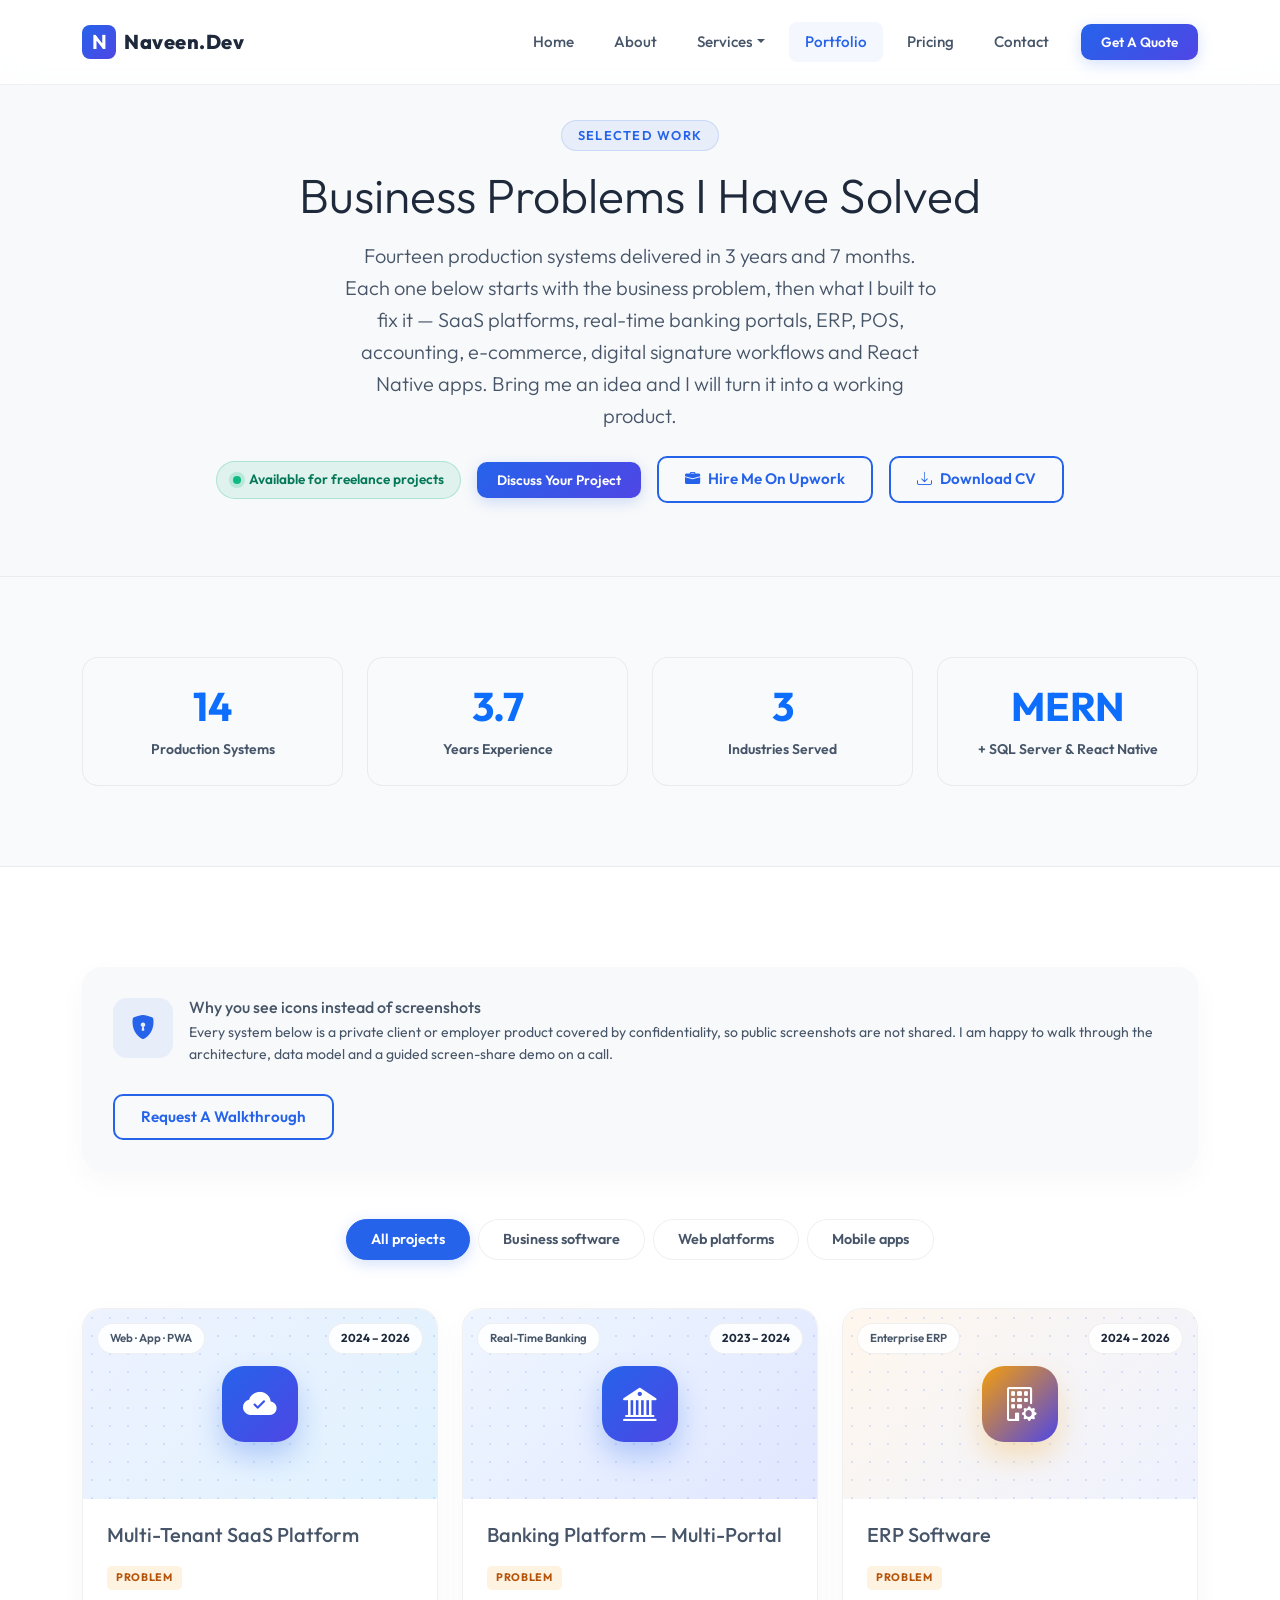
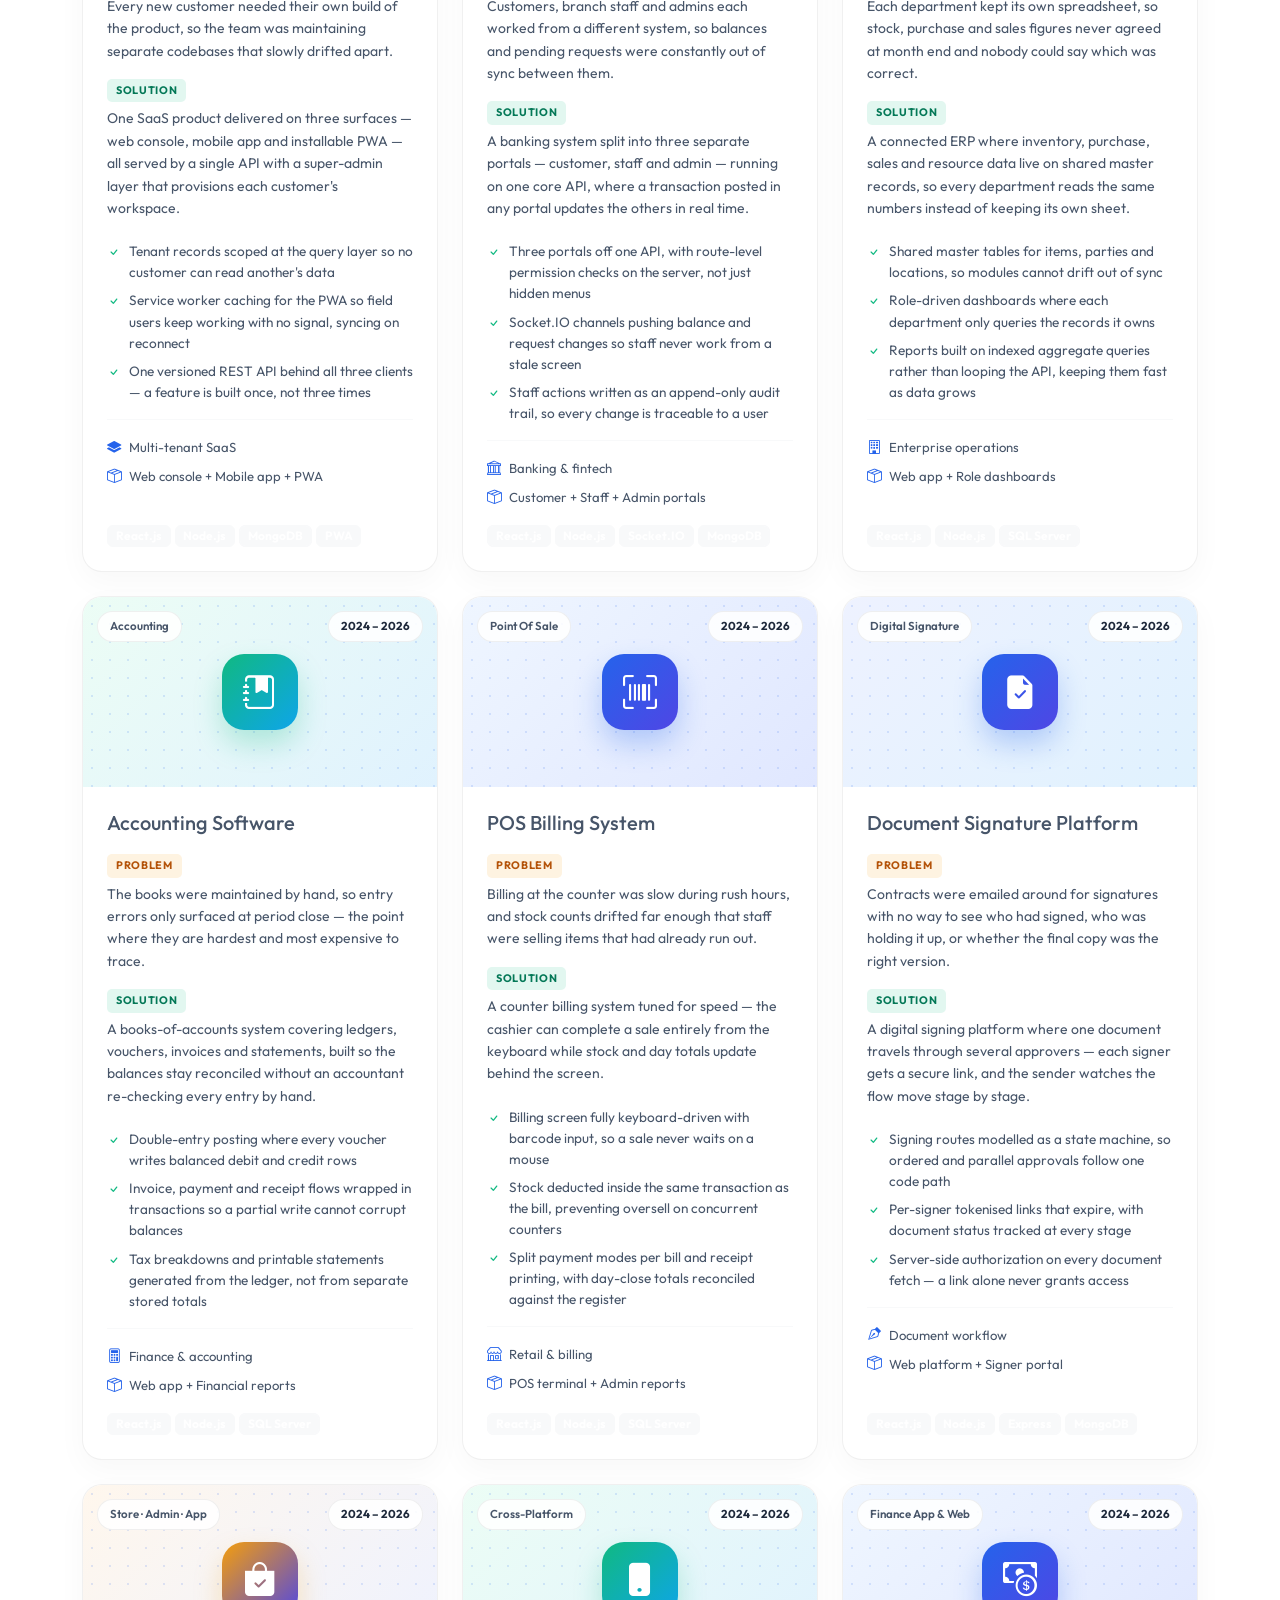
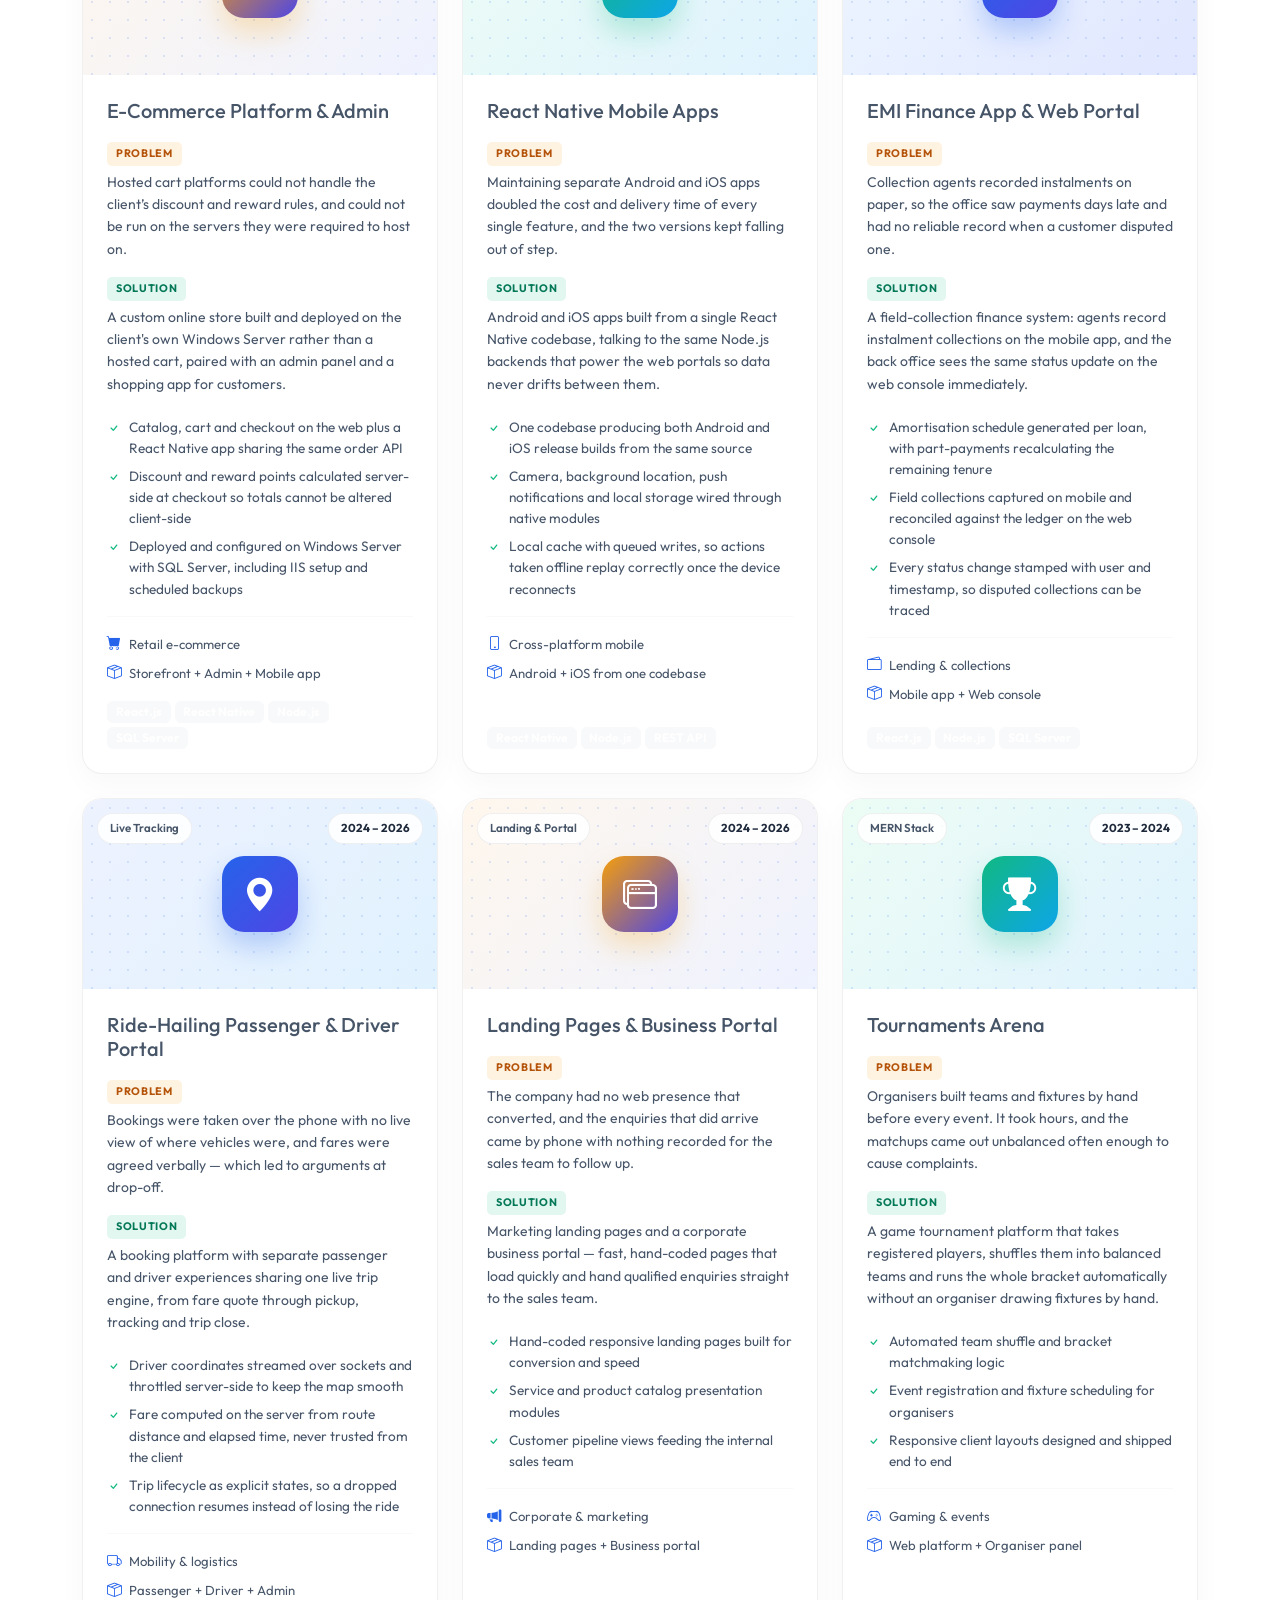
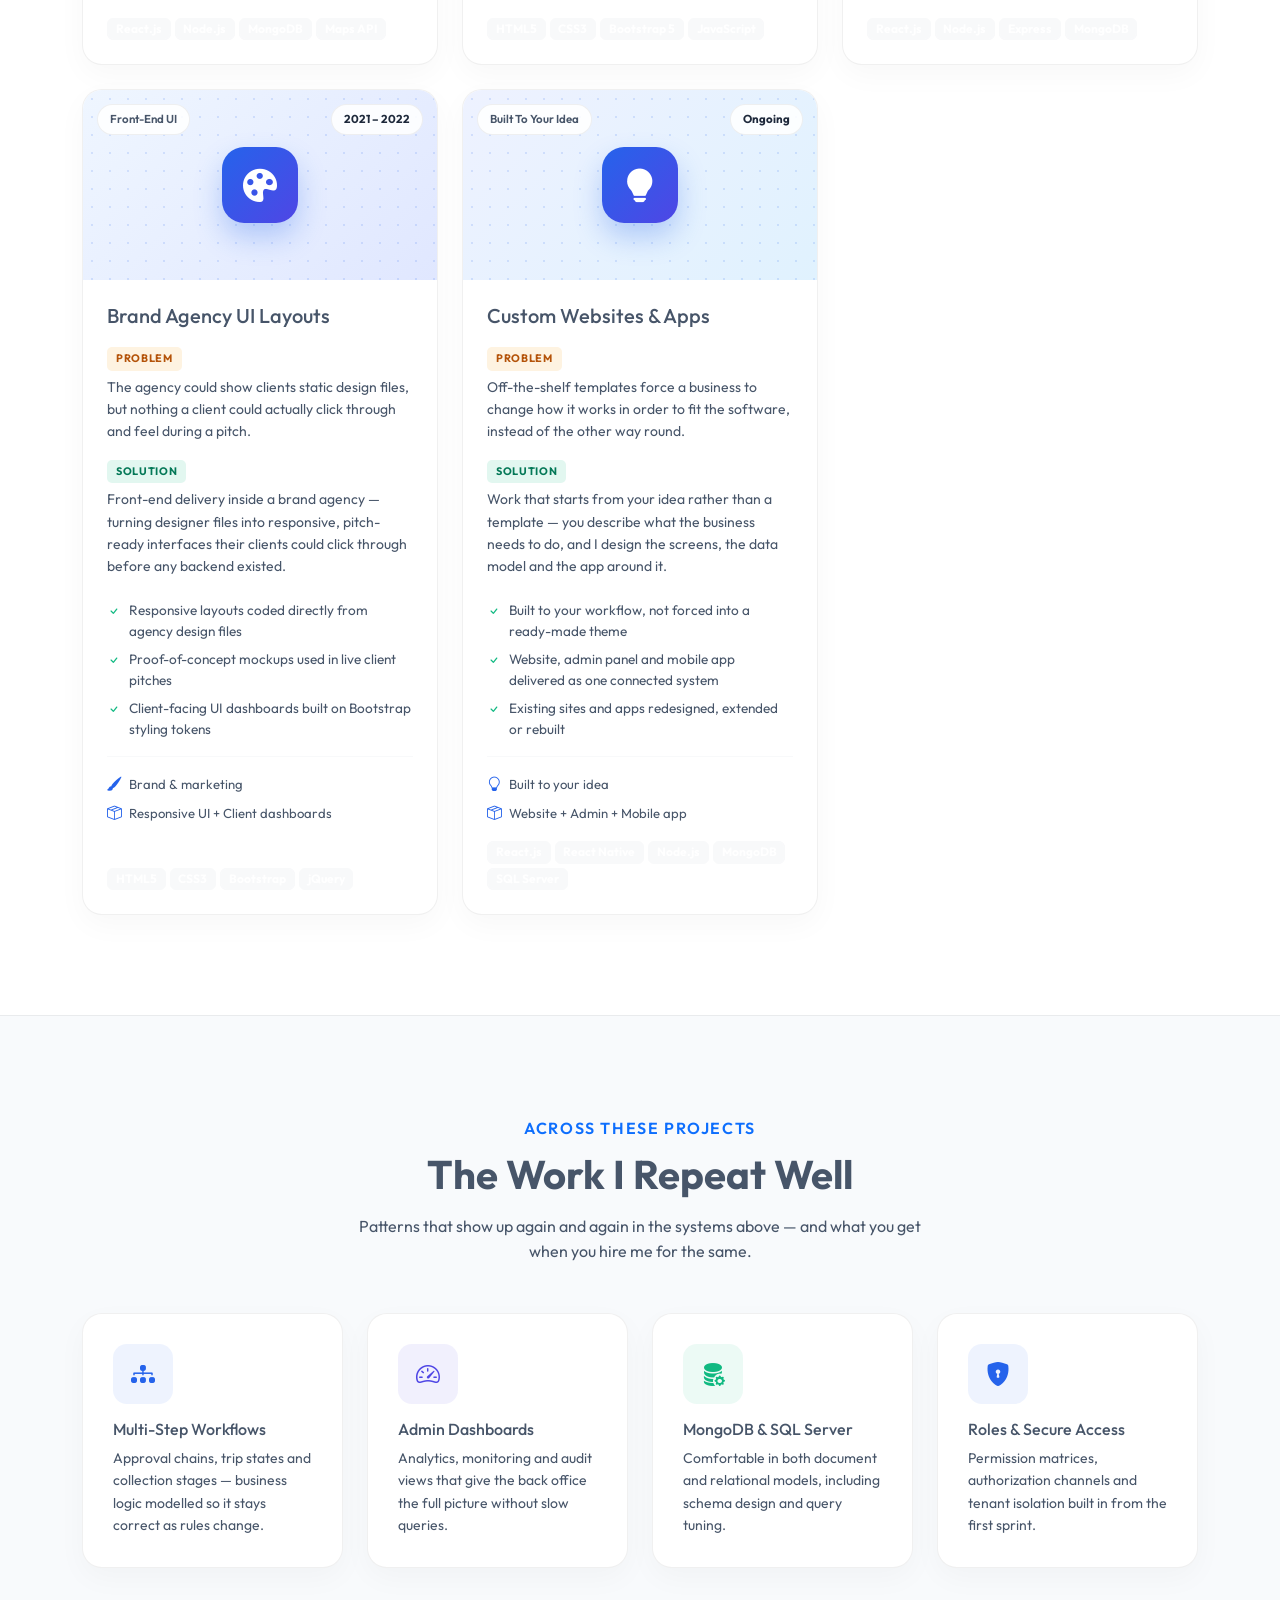
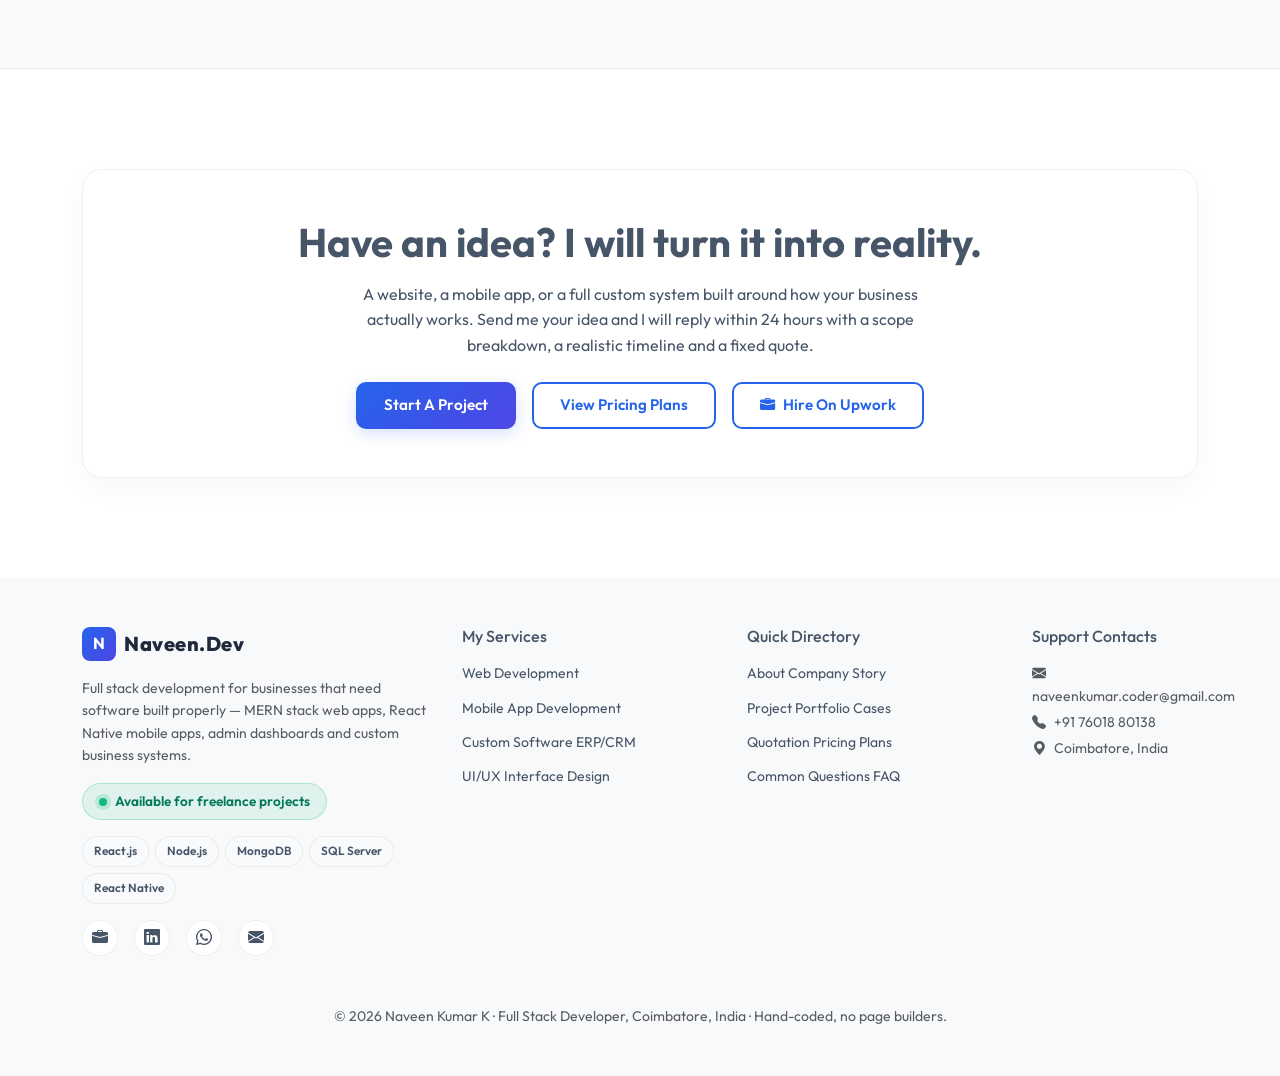
<file: portfolio.html>
<!DOCTYPE html>
<html lang="en">
<head>
    <meta charset="UTF-8">
    <meta name="viewport" content="width=device-width, initial-scale=1.0">
    <title>Portfolio | Naveen Kumar K - Full Stack MERN Developer</title>
    <meta name="description" content="14 production systems built by Naveen Kumar K: multi-tenant SaaS, real-time banking portals, ERP, POS, accounting software, e-commerce with admin and app, digital signature platforms and React Native apps, using React, Node.js, MongoDB and SQL Server.">
    <link rel="icon" href="data:image/svg+xml,%3Csvg xmlns='http://www.w3.org/2000/svg' viewBox='0 0 100 100'%3E%3Crect width='100' height='100' rx='22' fill='%232563EB'/%3E%3Ctext x='50' y='70' font-family='Outfit,Arial,sans-serif' font-size='58' font-weight='700' fill='white' text-anchor='middle'%3EN.%3C/text%3E%3C/svg%3E">
    <!-- Link preview for WhatsApp, LinkedIn and Upwork proposals -->
    <!-- TODO: replace SITE_URL with your live domain once the site is hosted -->
    <meta property="og:type" content="website">
    <meta property="og:title" content="Portfolio | Naveen Kumar K - Full Stack MERN Developer">
    <meta property="og:description" content="14 production systems built by Naveen Kumar K: multi-tenant SaaS, real-time banking portals, ERP, POS, accounting software, e-commerce with admin and app, digital signature platforms and React Native apps, using React, Node.js, MongoDB and SQL Server.">
    <meta property="og:image" content="SITE_URL/hero_tech.png">
    <meta property="og:site_name" content="Naveen.Dev - Naveen Kumar K">
    <meta name="twitter:card" content="summary_large_image">
    <meta name="twitter:title" content="Portfolio | Naveen Kumar K - Full Stack MERN Developer">
    <meta name="twitter:description" content="14 production systems built by Naveen Kumar K: multi-tenant SaaS, real-time banking portals, ERP, POS, accounting software, e-commerce with admin and app, digital signature platforms and React Native apps, using React, Node.js, MongoDB and SQL Server.">
    <meta name="author" content="Naveen Kumar K">
    <link rel="preconnect" href="https://fonts.googleapis.com">
    <link rel="preconnect" href="https://fonts.gstatic.com" crossorigin>
    <link rel="preconnect" href="https://cdn.jsdelivr.net" crossorigin>
    <link href="https://fonts.googleapis.com/css2?family=Outfit:wght@300;400;500;600;700;800&display=swap" rel="stylesheet">
    <!-- Bootstrap 5 CSS -->
    <link href="https://cdn.jsdelivr.net/npm/bootstrap@5.3.2/dist/css/bootstrap.min.css" rel="stylesheet">
    <!-- Bootstrap Icons -->
    <link rel="stylesheet" href="https://cdn.jsdelivr.net/npm/bootstrap-icons@1.11.3/font/bootstrap-icons.min.css">
    <!-- Custom Style -->
    <link rel="stylesheet" href="style.css">
</head>
<body class="d-flex flex-column min-vh-100">

    <!-- Page Preloader -->
    <div class="preloader" id="preloader">
        <div class="spinner-custom"></div>
    </div>

    <!-- Navigation Bar with Mega Menu -->
    <nav class="navbar navbar-expand-lg fixed-top" id="mainNavbar">
        <div class="container">
            <a class="navbar-brand d-flex align-items-center gap-2" href="index.html">
                <div class="brand-logo fw-bold">N</div>
                <span class="brand-name">Naveen.Dev</span>
            </a>
            <button class="navbar-toggler border-0 shadow-none" type="button" data-bs-toggle="collapse" data-bs-target="#navbarNav" aria-controls="navbarNav" aria-expanded="false" aria-label="Toggle navigation">
                <span class="navbar-toggler-icon"></span>
            </button>
            <div class="collapse navbar-collapse" id="navbarNav">
                <ul class="navbar-nav ms-auto gap-1 gap-lg-2">
                    <li class="nav-item"><a class="nav-link" href="index.html">Home</a></li>
                    <li class="nav-item"><a class="nav-link" href="about.html">About</a></li>
                    <li class="nav-item dropdown dropdown-mega">
                        <a class="nav-link dropdown-toggle" href="services.html" role="button" data-bs-toggle="dropdown" aria-expanded="false">Services</a>
                        <div class="dropdown-menu dropdown-mega-menu border-0">
                            <div class="row g-4">
                                <div class="col-lg-4">
                                    <div class="mega-menu-col-title">Core Capabilities</div>
                                    <a class="mega-menu-link" href="web-development.html"><i class="bi bi-laptop"></i> <div><strong>Web Development</strong><br><small class="text-muted">Business websites & e-commerce</small></div></a>
                                    <a class="mega-menu-link" href="mobile-development.html"><i class="bi bi-phone"></i> <div><strong>Mobile Apps</strong><br><small class="text-muted">iOS, Android & cross-platform</small></div></a>
                                    <a class="mega-menu-link" href="custom-software.html"><i class="bi bi-gear-fill"></i> <div><strong>Custom Software</strong><br><small class="text-muted">Tailored ERP, CRM & cloud logic</small></div></a>
                                    <a class="mega-menu-link" href="ui-ux.html"><i class="bi bi-palette-fill"></i> <div><strong>UI/UX Design</strong><br><small class="text-muted">Wireframes, user flows & prototyping</small></div></a>
                                </div>
                                <div class="col-lg-4">
                                    <div class="mega-menu-col-title">Software Systems</div>
                                    <a class="mega-menu-link" href="custom-software.html#erp"><i class="bi bi-building"></i> <div><strong>Enterprise ERP</strong><br><small class="text-muted">Resource and logistics tracking</small></div></a>
                                    <a class="mega-menu-link" href="custom-software.html#crm"><i class="bi bi-people-fill"></i> <div><strong>Sales CRM Software</strong><br><small class="text-muted">Manage relationships & lead pipelines</small></div></a>
                                    <a class="mega-menu-link" href="services.html#saas"><i class="bi bi-cloud-check-fill"></i> <div><strong>SaaS Cloud Platforms</strong><br><small class="text-muted">Modern cloud multi-tenant systems</small></div></a>
                                </div>
                                <div class="col-lg-4">
                                    <div class="mega-menu-col-title">Frameworks & Info</div>
                                    <a class="mega-menu-link" href="technologies.html"><i class="bi bi-database-fill-gear"></i> <div><strong>Technologies Stack</strong><br><small class="text-muted">My core engineering capability</small></div></a>
                                    <a class="mega-menu-link" href="process.html"><i class="bi bi-rocket-takeoff-fill"></i> <div><strong>Development Process</strong><br><small class="text-muted">Roadmap from planning to deploy</small></div></a>
                                    <a class="mega-menu-link" href="faq.html"><i class="bi bi-question-circle-fill"></i> <div><strong>Pre-Project FAQ</strong><br><small class="text-muted">Answers regarding budget and support</small></div></a>
                                </div>
                            </div>
                        </div>
                    </li>
                    <li class="nav-item"><a class="nav-link active" href="portfolio.html">Portfolio</a></li>
                    <li class="nav-item"><a class="nav-link" href="pricing.html">Pricing</a></li>
                    <li class="nav-item"><a class="nav-link" href="contact.html">Contact</a></li>
                </ul>
                <div class="ms-lg-3 mt-3 mt-lg-0">
                    <a href="contact.html" class="btn btn-premium btn-premium-sm">Get A Quote</a>
                </div>
            </div>
        </div>
    </nav>

    <!-- Subpage Header -->
    <header class="py-5 mt-5 bg-light border-bottom border-light">
        <div class="container py-lg-4 text-center">
            <span class="badge badge-soft-primary mb-3 px-3 py-2 rounded-pill uppercase tracking-wider">Selected Work</span>
            <h1 class="display-5 fw-extrabold text-slate mb-3">Business Problems I Have Solved</h1>
            <p class="text-gray lead max-width-600 mx-auto mb-4">Fourteen production systems delivered in 3 years and 7 months. Each one below starts with the business problem, then what I built to fix it &mdash; SaaS platforms, real-time banking portals, ERP, POS, accounting, e-commerce, digital signature workflows and React Native apps. Bring me an idea and I will turn it into a working product.</p>
            <div class="d-flex flex-wrap justify-content-center align-items-center gap-3">
                <span class="availability-pill"><span class="availability-dot"></span> Available for freelance projects</span>
                <a href="contact.html" class="btn btn-premium btn-premium-sm">Discuss Your Project</a>
                <a href="https://www.upwork.com/freelancers/~010cbae54f7f3a4a92" target="_blank" rel="noopener" class="btn btn-outline-premium btn-premium-sm"><i class="bi bi-briefcase-fill me-2"></i>Hire Me On Upwork</a>
                <a href="Naveen-Kumar-K-Resume.pdf" download class="btn btn-outline-premium btn-premium-sm"><i class="bi bi-download me-2"></i>Download CV</a>
            </div>
        </div>
    </header>

    <!-- Snapshot Stats -->
    <section class="py-80 bg-light-section">
        <div class="container">
            <div class="row g-4 text-center justify-content-center">
                <div class="col-md-3 col-6 animate-on-scroll">
                    <div class="counter-box">
                        <h3 class="display-6 fw-bold text-primary mb-2"><span class="counter" data-target="14">0</span></h3>
                        <p class="text-gray small mb-0 fw-semibold">Production Systems</p>
                    </div>
                </div>
                <div class="col-md-3 col-6 animate-on-scroll">
                    <div class="counter-box">
                        <h3 class="display-6 fw-bold text-primary mb-2"><span class="counter" data-target="3">0</span>.7</h3>
                        <p class="text-gray small mb-0 fw-semibold">Years Experience</p>
                    </div>
                </div>
                <div class="col-md-3 col-6 animate-on-scroll">
                    <div class="counter-box">
                        <h3 class="display-6 fw-bold text-primary mb-2"><span class="counter" data-target="3">0</span></h3>
                        <p class="text-gray small mb-0 fw-semibold">Industries Served</p>
                    </div>
                </div>
                <div class="col-md-3 col-6 animate-on-scroll">
                    <div class="counter-box">
                        <h3 class="display-6 fw-bold text-primary mb-2">MERN</h3>
                        <p class="text-gray small mb-0 fw-semibold">+ SQL Server &amp; React Native</p>
                    </div>
                </div>
            </div>
        </div>
    </section>

    <!-- Portfolio Section -->
    <section class="py-100">
        <div class="container">

            <!-- Confidentiality note -->
            <div class="rounded-card bg-light border border-light mb-5 d-flex flex-wrap align-items-center gap-3 justify-content-between">
                <div class="d-flex align-items-start gap-3">
                    <div class="icon-box-md primary flex-shrink-0"><i class="bi bi-shield-lock-fill"></i></div>
                    <div>
                        <h2 class="h6 text-slate mb-1">Why you see icons instead of screenshots</h2>
                        <p class="small text-gray mb-0">Every system below is a private client or employer product covered by confidentiality, so public screenshots are not shared. I am happy to walk through the architecture, data model and a guided screen-share demo on a call.</p>
                    </div>
                </div>
                <a href="contact.html" class="btn btn-outline-premium btn-premium-sm flex-shrink-0">Request A Walkthrough</a>
            </div>

            <!-- Category Tabs -->
            <div class="d-flex flex-wrap justify-content-center gap-2 mb-5">
                <button class="portfolio-filter-btn active" onclick="filterPortfolio('all')">All projects</button>
                <button class="portfolio-filter-btn" onclick="filterPortfolio('software')">Business software</button>
                <button class="portfolio-filter-btn" onclick="filterPortfolio('web')">Web platforms</button>
                <button class="portfolio-filter-btn" onclick="filterPortfolio('mobile')">Mobile apps</button>
            </div>

            <!-- Portfolio Cards Grid -->
            <div class="row g-4" id="portfolioContainer">

                <!-- 1. SaaS Platform -->
                <div class="col-lg-4 col-md-6 portfolio-item-card" data-category="software">
                    <div class="rounded-card p-0 overflow-hidden h-100 d-flex flex-column">
                        <div class="project-cover cover-accent">
                            <span class="project-cover-tag">Web &middot; App &middot; PWA</span>
                            <span class="project-cover-year">2024 &ndash; 2026</span>
                            <div class="project-cover-icon"><i class="bi bi-cloud-check-fill"></i></div>
                        </div>
                        <div class="p-4 d-flex flex-column flex-grow-1">
                            <h3 class="h5 mb-3">Multi-Tenant SaaS Platform</h3>
                            <div class="ps-block">
                                <span class="ps-label problem">Problem</span>
                                <p class="small text-gray mb-0">Every new customer needed their own build of the product, so the team was maintaining separate codebases that slowly drifted apart.</p>
                            </div>
                            <div class="ps-block">
                                <span class="ps-label solution">Solution</span>
                                <p class="small text-gray mb-2">One SaaS product delivered on three surfaces &mdash; web console, mobile app and installable PWA &mdash; all served by a single API with a super-admin layer that provisions each customer's workspace.</p>
                            </div>
                                                        <ul class="project-points">
                                <li>Tenant records scoped at the query layer so no customer can read another's data</li>
                                <li>Service worker caching for the PWA so field users keep working with no signal, syncing on reconnect</li>
                                <li>One versioned REST API behind all three clients &mdash; a feature is built once, not three times</li>
                            </ul>
                            <div class="project-meta border-top border-light pt-3 mb-3">
                                <div><i class="bi bi-layers-fill"></i> Multi-tenant SaaS</div>
                                <div><i class="bi bi-box-seam"></i> Web console + Mobile app + PWA</div>
                            </div>
                            <div class="mt-auto d-flex flex-wrap gap-1">
                                <span class="badge bg-light text-slate border border-light">React.js</span>
                                <span class="badge bg-light text-slate border border-light">Node.js</span>
                                <span class="badge bg-light text-slate border border-light">MongoDB</span>
                                <span class="badge bg-light text-slate border border-light">PWA</span>
                            </div>
                        </div>
                    </div>
                </div>

                <!-- 2. Real-Time Banking Platform -->
                <div class="col-lg-4 col-md-6 portfolio-item-card" data-category="software">
                    <div class="rounded-card p-0 overflow-hidden h-100 d-flex flex-column">
                        <div class="project-cover">
                            <span class="project-cover-tag">Real-Time Banking</span>
                            <span class="project-cover-year">2023 &ndash; 2024</span>
                            <div class="project-cover-icon"><i class="bi bi-bank2"></i></div>
                        </div>
                        <div class="p-4 d-flex flex-column flex-grow-1">
                            <h3 class="h5 mb-3">Banking Platform &mdash; Multi-Portal</h3>
                            <div class="ps-block">
                                <span class="ps-label problem">Problem</span>
                                <p class="small text-gray mb-0">Customers, branch staff and admins each worked from a different system, so balances and pending requests were constantly out of sync between them.</p>
                            </div>
                            <div class="ps-block">
                                <span class="ps-label solution">Solution</span>
                                <p class="small text-gray mb-2">A banking system split into three separate portals &mdash; customer, staff and admin &mdash; running on one core API, where a transaction posted in any portal updates the others in real time.</p>
                            </div>
                                                        <ul class="project-points">
                                <li>Three portals off one API, with route-level permission checks on the server, not just hidden menus</li>
                                <li>Socket.IO channels pushing balance and request changes so staff never work from a stale screen</li>
                                <li>Staff actions written as an append-only audit trail, so every change is traceable to a user</li>
                            </ul>
                            <div class="project-meta border-top border-light pt-3 mb-3">
                                <div><i class="bi bi-bank"></i> Banking &amp; fintech</div>
                                <div><i class="bi bi-box-seam"></i> Customer + Staff + Admin portals</div>
                            </div>
                            <div class="mt-auto d-flex flex-wrap gap-1">
                                <span class="badge bg-light text-slate border border-light">React.js</span>
                                <span class="badge bg-light text-slate border border-light">Node.js</span>
                                <span class="badge bg-light text-slate border border-light">Socket.IO</span>
                                <span class="badge bg-light text-slate border border-light">MongoDB</span>
                            </div>
                        </div>
                    </div>
                </div>

                <!-- 3. ERP Software -->
                <div class="col-lg-4 col-md-6 portfolio-item-card" data-category="software">
                    <div class="rounded-card p-0 overflow-hidden h-100 d-flex flex-column">
                        <div class="project-cover cover-warm">
                            <span class="project-cover-tag">Enterprise ERP</span>
                            <span class="project-cover-year">2024 &ndash; 2026</span>
                            <div class="project-cover-icon"><i class="bi bi-building-gear"></i></div>
                        </div>
                        <div class="p-4 d-flex flex-column flex-grow-1">
                            <h3 class="h5 mb-3">ERP Software</h3>
                            <div class="ps-block">
                                <span class="ps-label problem">Problem</span>
                                <p class="small text-gray mb-0">Each department kept its own spreadsheet, so stock, purchase and sales figures never agreed at month end and nobody could say which was correct.</p>
                            </div>
                            <div class="ps-block">
                                <span class="ps-label solution">Solution</span>
                                <p class="small text-gray mb-2">A connected ERP where inventory, purchase, sales and resource data live on shared master records, so every department reads the same numbers instead of keeping its own sheet.</p>
                            </div>
                                                        <ul class="project-points">
                                <li>Shared master tables for items, parties and locations, so modules cannot drift out of sync</li>
                                <li>Role-driven dashboards where each department only queries the records it owns</li>
                                <li>Reports built on indexed aggregate queries rather than looping the API, keeping them fast as data grows</li>
                            </ul>
                            <div class="project-meta border-top border-light pt-3 mb-3">
                                <div><i class="bi bi-building"></i> Enterprise operations</div>
                                <div><i class="bi bi-box-seam"></i> Web app + Role dashboards</div>
                            </div>
                            <div class="mt-auto d-flex flex-wrap gap-1">
                                <span class="badge bg-light text-slate border border-light">React.js</span>
                                <span class="badge bg-light text-slate border border-light">Node.js</span>
                                <span class="badge bg-light text-slate border border-light">SQL Server</span>
                            </div>
                        </div>
                    </div>
                </div>

                <!-- 4. Accounting Software -->
                <div class="col-lg-4 col-md-6 portfolio-item-card" data-category="software">
                    <div class="rounded-card p-0 overflow-hidden h-100 d-flex flex-column">
                        <div class="project-cover cover-success">
                            <span class="project-cover-tag">Accounting</span>
                            <span class="project-cover-year">2024 &ndash; 2026</span>
                            <div class="project-cover-icon"><i class="bi bi-journal-bookmark-fill"></i></div>
                        </div>
                        <div class="p-4 d-flex flex-column flex-grow-1">
                            <h3 class="h5 mb-3">Accounting Software</h3>
                            <div class="ps-block">
                                <span class="ps-label problem">Problem</span>
                                <p class="small text-gray mb-0">The books were maintained by hand, so entry errors only surfaced at period close &mdash; the point where they are hardest and most expensive to trace.</p>
                            </div>
                            <div class="ps-block">
                                <span class="ps-label solution">Solution</span>
                                <p class="small text-gray mb-2">A books-of-accounts system covering ledgers, vouchers, invoices and statements, built so the balances stay reconciled without an accountant re-checking every entry by hand.</p>
                            </div>
                                                        <ul class="project-points">
                                <li>Double-entry posting where every voucher writes balanced debit and credit rows</li>
                                <li>Invoice, payment and receipt flows wrapped in transactions so a partial write cannot corrupt balances</li>
                                <li>Tax breakdowns and printable statements generated from the ledger, not from separate stored totals</li>
                            </ul>
                            <div class="project-meta border-top border-light pt-3 mb-3">
                                <div><i class="bi bi-calculator"></i> Finance &amp; accounting</div>
                                <div><i class="bi bi-box-seam"></i> Web app + Financial reports</div>
                            </div>
                            <div class="mt-auto d-flex flex-wrap gap-1">
                                <span class="badge bg-light text-slate border border-light">React.js</span>
                                <span class="badge bg-light text-slate border border-light">Node.js</span>
                                <span class="badge bg-light text-slate border border-light">SQL Server</span>
                            </div>
                        </div>
                    </div>
                </div>

                <!-- 5. POS System -->
                <div class="col-lg-4 col-md-6 portfolio-item-card" data-category="software">
                    <div class="rounded-card p-0 overflow-hidden h-100 d-flex flex-column">
                        <div class="project-cover">
                            <span class="project-cover-tag">Point Of Sale</span>
                            <span class="project-cover-year">2024 &ndash; 2026</span>
                            <div class="project-cover-icon"><i class="bi bi-upc-scan"></i></div>
                        </div>
                        <div class="p-4 d-flex flex-column flex-grow-1">
                            <h3 class="h5 mb-3">POS Billing System</h3>
                            <div class="ps-block">
                                <span class="ps-label problem">Problem</span>
                                <p class="small text-gray mb-0">Billing at the counter was slow during rush hours, and stock counts drifted far enough that staff were selling items that had already run out.</p>
                            </div>
                            <div class="ps-block">
                                <span class="ps-label solution">Solution</span>
                                <p class="small text-gray mb-2">A counter billing system tuned for speed &mdash; the cashier can complete a sale entirely from the keyboard while stock and day totals update behind the screen.</p>
                            </div>
                                                        <ul class="project-points">
                                <li>Billing screen fully keyboard-driven with barcode input, so a sale never waits on a mouse</li>
                                <li>Stock deducted inside the same transaction as the bill, preventing oversell on concurrent counters</li>
                                <li>Split payment modes per bill and receipt printing, with day-close totals reconciled against the register</li>
                            </ul>
                            <div class="project-meta border-top border-light pt-3 mb-3">
                                <div><i class="bi bi-shop"></i> Retail &amp; billing</div>
                                <div><i class="bi bi-box-seam"></i> POS terminal + Admin reports</div>
                            </div>
                            <div class="mt-auto d-flex flex-wrap gap-1">
                                <span class="badge bg-light text-slate border border-light">React.js</span>
                                <span class="badge bg-light text-slate border border-light">Node.js</span>
                                <span class="badge bg-light text-slate border border-light">SQL Server</span>
                            </div>
                        </div>
                    </div>
                </div>

                <!-- 6. Document Signature Platform -->
                <div class="col-lg-4 col-md-6 portfolio-item-card" data-category="software">
                    <div class="rounded-card p-0 overflow-hidden h-100 d-flex flex-column">
                        <div class="project-cover cover-accent">
                            <span class="project-cover-tag">Digital Signature</span>
                            <span class="project-cover-year">2024 &ndash; 2026</span>
                            <div class="project-cover-icon"><i class="bi bi-file-earmark-check-fill"></i></div>
                        </div>
                        <div class="p-4 d-flex flex-column flex-grow-1">
                            <h3 class="h5 mb-3">Document Signature Platform</h3>
                            <div class="ps-block">
                                <span class="ps-label problem">Problem</span>
                                <p class="small text-gray mb-0">Contracts were emailed around for signatures with no way to see who had signed, who was holding it up, or whether the final copy was the right version.</p>
                            </div>
                            <div class="ps-block">
                                <span class="ps-label solution">Solution</span>
                                <p class="small text-gray mb-2">A digital signing platform where one document travels through several approvers &mdash; each signer gets a secure link, and the sender watches the flow move stage by stage.</p>
                            </div>
                                                        <ul class="project-points">
                                <li>Signing routes modelled as a state machine, so ordered and parallel approvals follow one code path</li>
                                <li>Per-signer tokenised links that expire, with document status tracked at every stage</li>
                                <li>Server-side authorization on every document fetch &mdash; a link alone never grants access</li>
                            </ul>
                            <div class="project-meta border-top border-light pt-3 mb-3">
                                <div><i class="bi bi-vector-pen"></i> Document workflow</div>
                                <div><i class="bi bi-box-seam"></i> Web platform + Signer portal</div>
                            </div>
                            <div class="mt-auto d-flex flex-wrap gap-1">
                                <span class="badge bg-light text-slate border border-light">React.js</span>
                                <span class="badge bg-light text-slate border border-light">Node.js</span>
                                <span class="badge bg-light text-slate border border-light">Express</span>
                                <span class="badge bg-light text-slate border border-light">MongoDB</span>
                            </div>
                        </div>
                    </div>
                </div>

                <!-- 7. E-Commerce Platform -->
                <div class="col-lg-4 col-md-6 portfolio-item-card" data-category="web">
                    <div class="rounded-card p-0 overflow-hidden h-100 d-flex flex-column">
                        <div class="project-cover cover-warm">
                            <span class="project-cover-tag">Store &middot; Admin &middot; App</span>
                            <span class="project-cover-year">2024 &ndash; 2026</span>
                            <div class="project-cover-icon"><i class="bi bi-bag-check-fill"></i></div>
                        </div>
                        <div class="p-4 d-flex flex-column flex-grow-1">
                            <h3 class="h5 mb-3">E-Commerce Platform &amp; Admin</h3>
                            <div class="ps-block">
                                <span class="ps-label problem">Problem</span>
                                <p class="small text-gray mb-0">Hosted cart platforms could not handle the client’s discount and reward rules, and could not be run on the servers they were required to host on.</p>
                            </div>
                            <div class="ps-block">
                                <span class="ps-label solution">Solution</span>
                                <p class="small text-gray mb-2">A custom online store built and deployed on the client's own Windows Server rather than a hosted cart, paired with an admin panel and a shopping app for customers.</p>
                            </div>
                                                        <ul class="project-points">
                                <li>Catalog, cart and checkout on the web plus a React Native app sharing the same order API</li>
                                <li>Discount and reward points calculated server-side at checkout so totals cannot be altered client-side</li>
                                <li>Deployed and configured on Windows Server with SQL Server, including IIS setup and scheduled backups</li>
                            </ul>
                            <div class="project-meta border-top border-light pt-3 mb-3">
                                <div><i class="bi bi-cart-fill"></i> Retail e-commerce</div>
                                <div><i class="bi bi-box-seam"></i> Storefront + Admin + Mobile app</div>
                            </div>
                            <div class="mt-auto d-flex flex-wrap gap-1">
                                <span class="badge bg-light text-slate border border-light">React.js</span>
                                <span class="badge bg-light text-slate border border-light">React Native</span>
                                <span class="badge bg-light text-slate border border-light">Node.js</span>
                                <span class="badge bg-light text-slate border border-light">SQL Server</span>
                            </div>
                        </div>
                    </div>
                </div>

                <!-- 8. React Native Apps -->
                <div class="col-lg-4 col-md-6 portfolio-item-card" data-category="mobile">
                    <div class="rounded-card p-0 overflow-hidden h-100 d-flex flex-column">
                        <div class="project-cover cover-success">
                            <span class="project-cover-tag">Cross-Platform</span>
                            <span class="project-cover-year">2024 &ndash; 2026</span>
                            <div class="project-cover-icon"><i class="bi bi-phone-fill"></i></div>
                        </div>
                        <div class="p-4 d-flex flex-column flex-grow-1">
                            <h3 class="h5 mb-3">React Native Mobile Apps</h3>
                            <div class="ps-block">
                                <span class="ps-label problem">Problem</span>
                                <p class="small text-gray mb-0">Maintaining separate Android and iOS apps doubled the cost and delivery time of every single feature, and the two versions kept falling out of step.</p>
                            </div>
                            <div class="ps-block">
                                <span class="ps-label solution">Solution</span>
                                <p class="small text-gray mb-2">Android and iOS apps built from a single React Native codebase, talking to the same Node.js backends that power the web portals so data never drifts between them.</p>
                            </div>
                                                        <ul class="project-points">
                                <li>One codebase producing both Android and iOS release builds from the same source</li>
                                <li>Camera, background location, push notifications and local storage wired through native modules</li>
                                <li>Local cache with queued writes, so actions taken offline replay correctly once the device reconnects</li>
                            </ul>
                            <div class="project-meta border-top border-light pt-3 mb-3">
                                <div><i class="bi bi-phone"></i> Cross-platform mobile</div>
                                <div><i class="bi bi-box-seam"></i> Android + iOS from one codebase</div>
                            </div>
                            <div class="mt-auto d-flex flex-wrap gap-1">
                                <span class="badge bg-light text-slate border border-light">React Native</span>
                                <span class="badge bg-light text-slate border border-light">Node.js</span>
                                <span class="badge bg-light text-slate border border-light">REST API</span>
                            </div>
                        </div>
                    </div>
                </div>

                <!-- 9. EMI Finance App & Web -->
                <div class="col-lg-4 col-md-6 portfolio-item-card" data-category="mobile">
                    <div class="rounded-card p-0 overflow-hidden h-100 d-flex flex-column">
                        <div class="project-cover">
                            <span class="project-cover-tag">Finance App &amp; Web</span>
                            <span class="project-cover-year">2024 &ndash; 2026</span>
                            <div class="project-cover-icon"><i class="bi bi-cash-coin"></i></div>
                        </div>
                        <div class="p-4 d-flex flex-column flex-grow-1">
                            <h3 class="h5 mb-3">EMI Finance App &amp; Web Portal</h3>
                            <div class="ps-block">
                                <span class="ps-label problem">Problem</span>
                                <p class="small text-gray mb-0">Collection agents recorded instalments on paper, so the office saw payments days late and had no reliable record when a customer disputed one.</p>
                            </div>
                            <div class="ps-block">
                                <span class="ps-label solution">Solution</span>
                                <p class="small text-gray mb-2">A field-collection finance system: agents record instalment collections on the mobile app, and the back office sees the same status update on the web console immediately.</p>
                            </div>
                                                        <ul class="project-points">
                                <li>Amortisation schedule generated per loan, with part-payments recalculating the remaining tenure</li>
                                <li>Field collections captured on mobile and reconciled against the ledger on the web console</li>
                                <li>Every status change stamped with user and timestamp, so disputed collections can be traced</li>
                            </ul>
                            <div class="project-meta border-top border-light pt-3 mb-3">
                                <div><i class="bi bi-wallet2"></i> Lending &amp; collections</div>
                                <div><i class="bi bi-box-seam"></i> Mobile app + Web console</div>
                            </div>
                            <div class="mt-auto d-flex flex-wrap gap-1">
                                <span class="badge bg-light text-slate border border-light">React.js</span>
                                <span class="badge bg-light text-slate border border-light">Node.js</span>
                                <span class="badge bg-light text-slate border border-light">SQL Server</span>
                            </div>
                        </div>
                    </div>
                </div>

                <!-- 10. Ride-Hailing Portal -->
                <div class="col-lg-4 col-md-6 portfolio-item-card" data-category="mobile">
                    <div class="rounded-card p-0 overflow-hidden h-100 d-flex flex-column">
                        <div class="project-cover cover-accent">
                            <span class="project-cover-tag">Live Tracking</span>
                            <span class="project-cover-year">2024 &ndash; 2026</span>
                            <div class="project-cover-icon"><i class="bi bi-geo-alt-fill"></i></div>
                        </div>
                        <div class="p-4 d-flex flex-column flex-grow-1">
                            <h3 class="h5 mb-3">Ride-Hailing Passenger &amp; Driver Portal</h3>
                            <div class="ps-block">
                                <span class="ps-label problem">Problem</span>
                                <p class="small text-gray mb-0">Bookings were taken over the phone with no live view of where vehicles were, and fares were agreed verbally &mdash; which led to arguments at drop-off.</p>
                            </div>
                            <div class="ps-block">
                                <span class="ps-label solution">Solution</span>
                                <p class="small text-gray mb-2">A booking platform with separate passenger and driver experiences sharing one live trip engine, from fare quote through pickup, tracking and trip close.</p>
                            </div>
                                                        <ul class="project-points">
                                <li>Driver coordinates streamed over sockets and throttled server-side to keep the map smooth</li>
                                <li>Fare computed on the server from route distance and elapsed time, never trusted from the client</li>
                                <li>Trip lifecycle as explicit states, so a dropped connection resumes instead of losing the ride</li>
                            </ul>
                            <div class="project-meta border-top border-light pt-3 mb-3">
                                <div><i class="bi bi-truck"></i> Mobility &amp; logistics</div>
                                <div><i class="bi bi-box-seam"></i> Passenger + Driver + Admin</div>
                            </div>
                            <div class="mt-auto d-flex flex-wrap gap-1">
                                <span class="badge bg-light text-slate border border-light">React.js</span>
                                <span class="badge bg-light text-slate border border-light">Node.js</span>
                                <span class="badge bg-light text-slate border border-light">MongoDB</span>
                                <span class="badge bg-light text-slate border border-light">Maps API</span>
                            </div>
                        </div>
                    </div>
                </div>

                <!-- 11. Landing Pages & Business Portal -->
                <div class="col-lg-4 col-md-6 portfolio-item-card" data-category="web">
                    <div class="rounded-card p-0 overflow-hidden h-100 d-flex flex-column">
                        <div class="project-cover cover-warm">
                            <span class="project-cover-tag">Landing &amp; Portal</span>
                            <span class="project-cover-year">2024 &ndash; 2026</span>
                            <div class="project-cover-icon"><i class="bi bi-window-stack"></i></div>
                        </div>
                        <div class="p-4 d-flex flex-column flex-grow-1">
                            <h3 class="h5 mb-3">Landing Pages &amp; Business Portal</h3>
                            <div class="ps-block">
                                <span class="ps-label problem">Problem</span>
                                <p class="small text-gray mb-0">The company had no web presence that converted, and the enquiries that did arrive came by phone with nothing recorded for the sales team to follow up.</p>
                            </div>
                            <div class="ps-block">
                                <span class="ps-label solution">Solution</span>
                                <p class="small text-gray mb-2">Marketing landing pages and a corporate business portal &mdash; fast, hand-coded pages that load quickly and hand qualified enquiries straight to the sales team.</p>
                            </div>
                                                        <ul class="project-points">
                                <li>Hand-coded responsive landing pages built for conversion and speed</li>
                                <li>Service and product catalog presentation modules</li>
                                <li>Customer pipeline views feeding the internal sales team</li>
                            </ul>
                            <div class="project-meta border-top border-light pt-3 mb-3">
                                <div><i class="bi bi-megaphone-fill"></i> Corporate &amp; marketing</div>
                                <div><i class="bi bi-box-seam"></i> Landing pages + Business portal</div>
                            </div>
                            <div class="mt-auto d-flex flex-wrap gap-1">
                                <span class="badge bg-light text-slate border border-light">HTML5</span>
                                <span class="badge bg-light text-slate border border-light">CSS3</span>
                                <span class="badge bg-light text-slate border border-light">Bootstrap 5</span>
                                <span class="badge bg-light text-slate border border-light">JavaScript</span>
                            </div>
                        </div>
                    </div>
                </div>

                <!-- 12. Tournaments Arena -->
                <div class="col-lg-4 col-md-6 portfolio-item-card" data-category="web">
                    <div class="rounded-card p-0 overflow-hidden h-100 d-flex flex-column">
                        <div class="project-cover cover-success">
                            <span class="project-cover-tag">MERN Stack</span>
                            <span class="project-cover-year">2023 &ndash; 2024</span>
                            <div class="project-cover-icon"><i class="bi bi-trophy-fill"></i></div>
                        </div>
                        <div class="p-4 d-flex flex-column flex-grow-1">
                            <h3 class="h5 mb-3">Tournaments Arena</h3>
                            <div class="ps-block">
                                <span class="ps-label problem">Problem</span>
                                <p class="small text-gray mb-0">Organisers built teams and fixtures by hand before every event. It took hours, and the matchups came out unbalanced often enough to cause complaints.</p>
                            </div>
                            <div class="ps-block">
                                <span class="ps-label solution">Solution</span>
                                <p class="small text-gray mb-2">A game tournament platform that takes registered players, shuffles them into balanced teams and runs the whole bracket automatically without an organiser drawing fixtures by hand.</p>
                            </div>
                                                        <ul class="project-points">
                                <li>Automated team shuffle and bracket matchmaking logic</li>
                                <li>Event registration and fixture scheduling for organisers</li>
                                <li>Responsive client layouts designed and shipped end to end</li>
                            </ul>
                            <div class="project-meta border-top border-light pt-3 mb-3">
                                <div><i class="bi bi-controller"></i> Gaming &amp; events</div>
                                <div><i class="bi bi-box-seam"></i> Web platform + Organiser panel</div>
                            </div>
                            <div class="mt-auto d-flex flex-wrap gap-1">
                                <span class="badge bg-light text-slate border border-light">React.js</span>
                                <span class="badge bg-light text-slate border border-light">Node.js</span>
                                <span class="badge bg-light text-slate border border-light">Express</span>
                                <span class="badge bg-light text-slate border border-light">MongoDB</span>
                            </div>
                        </div>
                    </div>
                </div>

                <!-- 13. Brand Agency UI -->
                <div class="col-lg-4 col-md-6 portfolio-item-card" data-category="web">
                    <div class="rounded-card p-0 overflow-hidden h-100 d-flex flex-column">
                        <div class="project-cover">
                            <span class="project-cover-tag">Front-End UI</span>
                            <span class="project-cover-year">2021 &ndash; 2022</span>
                            <div class="project-cover-icon"><i class="bi bi-palette-fill"></i></div>
                        </div>
                        <div class="p-4 d-flex flex-column flex-grow-1">
                            <h3 class="h5 mb-3">Brand Agency UI Layouts</h3>
                            <div class="ps-block">
                                <span class="ps-label problem">Problem</span>
                                <p class="small text-gray mb-0">The agency could show clients static design files, but nothing a client could actually click through and feel during a pitch.</p>
                            </div>
                            <div class="ps-block">
                                <span class="ps-label solution">Solution</span>
                                <p class="small text-gray mb-2">Front-end delivery inside a brand agency &mdash; turning designer files into responsive, pitch-ready interfaces their clients could click through before any backend existed.</p>
                            </div>
                                                        <ul class="project-points">
                                <li>Responsive layouts coded directly from agency design files</li>
                                <li>Proof-of-concept mockups used in live client pitches</li>
                                <li>Client-facing UI dashboards built on Bootstrap styling tokens</li>
                            </ul>
                            <div class="project-meta border-top border-light pt-3 mb-3">
                                <div><i class="bi bi-brush-fill"></i> Brand &amp; marketing</div>
                                <div><i class="bi bi-box-seam"></i> Responsive UI + Client dashboards</div>
                            </div>
                            <div class="mt-auto d-flex flex-wrap gap-1">
                                <span class="badge bg-light text-slate border border-light">HTML5</span>
                                <span class="badge bg-light text-slate border border-light">CSS3</span>
                                <span class="badge bg-light text-slate border border-light">Bootstrap</span>
                                <span class="badge bg-light text-slate border border-light">jQuery</span>
                            </div>
                        </div>
                    </div>
                </div>

                <!-- 14. Custom Websites & Apps -->
                <div class="col-lg-4 col-md-6 portfolio-item-card" data-category="web">
                    <div class="rounded-card p-0 overflow-hidden h-100 d-flex flex-column">
                        <div class="project-cover cover-accent">
                            <span class="project-cover-tag">Built To Your Idea</span>
                            <span class="project-cover-year">Ongoing</span>
                            <div class="project-cover-icon"><i class="bi bi-lightbulb-fill"></i></div>
                        </div>
                        <div class="p-4 d-flex flex-column flex-grow-1">
                            <h3 class="h5 mb-3">Custom Websites &amp; Apps</h3>
                            <div class="ps-block">
                                <span class="ps-label problem">Problem</span>
                                <p class="small text-gray mb-0">Off-the-shelf templates force a business to change how it works in order to fit the software, instead of the other way round.</p>
                            </div>
                            <div class="ps-block">
                                <span class="ps-label solution">Solution</span>
                                <p class="small text-gray mb-2">Work that starts from your idea rather than a template &mdash; you describe what the business needs to do, and I design the screens, the data model and the app around it.</p>
                            </div>
                                                        <ul class="project-points">
                                <li>Built to your workflow, not forced into a ready-made theme</li>
                                <li>Website, admin panel and mobile app delivered as one connected system</li>
                                <li>Existing sites and apps redesigned, extended or rebuilt</li>
                            </ul>
                            <div class="project-meta border-top border-light pt-3 mb-3">
                                <div><i class="bi bi-lightbulb"></i> Built to your idea</div>
                                <div><i class="bi bi-box-seam"></i> Website + Admin + Mobile app</div>
                            </div>
                            <div class="mt-auto d-flex flex-wrap gap-1">
                                <span class="badge bg-light text-slate border border-light">React.js</span>
                                <span class="badge bg-light text-slate border border-light">React Native</span>
                                <span class="badge bg-light text-slate border border-light">Node.js</span>
                                <span class="badge bg-light text-slate border border-light">MongoDB</span>
                                <span class="badge bg-light text-slate border border-light">SQL Server</span>
                            </div>
                        </div>
                    </div>
                </div>

            </div>
        </div>
    </section>

    <!-- What I Bring To A Project -->
    <section class="py-100 bg-light-section">
        <div class="container">
            <div class="text-center mb-5 max-width-600 mx-auto animate-on-scroll">
                <span class="text-primary fw-semibold uppercase tracking-wider d-block mb-2">Across These Projects</span>
                <h2 class="h1 fw-bold mb-3">The Work I Repeat Well</h2>
                <p class="text-gray">Patterns that show up again and again in the systems above &mdash; and what you get when you hire me for the same.</p>
            </div>
            <div class="row g-4">
                <div class="col-lg-3 col-md-6 animate-on-scroll">
                    <div class="rounded-card h-100">
                        <div class="icon-box-md primary mb-3"><i class="bi bi-diagram-3-fill"></i></div>
                        <h3 class="h6 mb-2">Multi-Step Workflows</h3>
                        <p class="small text-gray mb-0">Approval chains, trip states and collection stages &mdash; business logic modelled so it stays correct as rules change.</p>
                    </div>
                </div>
                <div class="col-lg-3 col-md-6 animate-on-scroll">
                    <div class="rounded-card h-100">
                        <div class="icon-box-md accent mb-3"><i class="bi bi-speedometer2"></i></div>
                        <h3 class="h6 mb-2">Admin Dashboards</h3>
                        <p class="small text-gray mb-0">Analytics, monitoring and audit views that give the back office the full picture without slow queries.</p>
                    </div>
                </div>
                <div class="col-lg-3 col-md-6 animate-on-scroll">
                    <div class="rounded-card h-100">
                        <div class="icon-box-md success mb-3"><i class="bi bi-database-fill-gear"></i></div>
                        <h3 class="h6 mb-2">MongoDB & SQL Server</h3>
                        <p class="small text-gray mb-0">Comfortable in both document and relational models, including schema design and query tuning.</p>
                    </div>
                </div>
                <div class="col-lg-3 col-md-6 animate-on-scroll">
                    <div class="rounded-card h-100">
                        <div class="icon-box-md primary mb-3"><i class="bi bi-shield-lock-fill"></i></div>
                        <h3 class="h6 mb-2">Roles & Secure Access</h3>
                        <p class="small text-gray mb-0">Permission matrices, authorization channels and tenant isolation built in from the first sprint.</p>
                    </div>
                </div>
            </div>
        </div>
    </section>

    <!-- Closing CTA -->
    <section class="py-100">
        <div class="container">
            <div class="rounded-card text-center py-5 px-4 animate-on-scroll">
                <h2 class="h1 fw-bold text-slate mb-3">Have an idea? I will turn it into reality.</h2>
                <p class="text-gray max-width-600 mx-auto mb-4">A website, a mobile app, or a full custom system built around how your business actually works. Send me your idea and I will reply within 24 hours with a scope breakdown, a realistic timeline and a fixed quote.</p>
                <div class="d-flex flex-wrap justify-content-center gap-3">
                    <a href="contact.html" class="btn btn-premium">Start A Project</a>
                    <a href="pricing.html" class="btn btn-outline-premium">View Pricing Plans</a>
                    <a href="https://www.upwork.com/freelancers/~010cbae54f7f3a4a92" target="_blank" rel="noopener" class="btn btn-outline-premium"><i class="bi bi-briefcase-fill me-2"></i>Hire On Upwork</a>
                </div>
            </div>
        </div>
    </section>

    <!-- Footer Row -->
    <footer class="py-5 bg-light border-top border-light mt-auto">
        <div class="container">
            <div class="row g-4 justify-content-between text-center text-md-start">
                <div class="col-lg-4 col-12">
                    <div class="footer-logo d-flex align-items-center justify-content-center justify-content-md-start gap-2 mb-3">
                        <div class="brand-logo fw-bold">N</div>
                        <span class="brand-name">Naveen.Dev</span>
                    </div>
                    <p class="small text-muted mb-3">Full stack development for businesses that need software built properly &mdash; MERN stack web apps, React Native mobile apps, admin dashboards and custom business systems.</p>
                    <div class="mb-3">
                        <span class="availability-pill"><span class="availability-dot"></span> Available for freelance projects</span>
                    </div>
                    <div class="profile-stack mb-3">
                        <span>React.js</span>
                        <span>Node.js</span>
                        <span>MongoDB</span>
                        <span>SQL Server</span>
                        <span>React Native</span>
                    </div>
                    <div class="d-flex justify-content-center justify-content-md-start gap-2">
                        <a href="https://www.upwork.com/freelancers/~010cbae54f7f3a4a92" target="_blank" rel="noopener" class="footer-social-icon" title="Hire me on Upwork" aria-label="Upwork"><i class="bi bi-briefcase-fill"></i></a>
                        <a href="https://www.linkedin.com/in/naveen-kumar-a76729263" target="_blank" rel="noopener" class="footer-social-icon" title="LinkedIn" aria-label="LinkedIn"><i class="bi bi-linkedin"></i></a>
                        <a href="https://wa.me/917601880138" target="_blank" rel="noopener" class="footer-social-icon" title="WhatsApp" aria-label="WhatsApp"><i class="bi bi-whatsapp"></i></a>
                        <a href="mailto:naveenkumar.coder@gmail.com" class="footer-social-icon" title="Email" aria-label="Email"><i class="bi bi-envelope-fill"></i></a>
                    </div>
                </div>
                <div class="col-md-3 col-6">
                    <h5 class="h6 mb-3">My Services</h5>
                    <a href="web-development.html" class="footer-link small">Web Development</a>
                    <a href="mobile-development.html" class="footer-link small">Mobile App Development</a>
                    <a href="custom-software.html" class="footer-link small">Custom Software ERP/CRM</a>
                    <a href="ui-ux.html" class="footer-link small">UI/UX Interface Design</a>
                </div>
                <div class="col-md-3 col-6">
                    <h5 class="h6 mb-3">Quick Directory</h5>
                    <a href="about.html" class="footer-link small">About Company Story</a>
                    <a href="portfolio.html" class="footer-link small">Project Portfolio Cases</a>
                    <a href="pricing.html" class="footer-link small">Quotation Pricing Plans</a>
                    <a href="faq.html" class="footer-link small">Common Questions FAQ</a>
                </div>
                <div class="col-lg-2 col-12">
                    <h5 class="h6 mb-3">Support Contacts</h5>
                    <p class="small text-muted mb-1"><i class="bi bi-envelope-fill me-2"></i>naveenkumar.coder@gmail.com</p>
                    <p class="small text-muted mb-1"><i class="bi bi-telephone-fill me-2"></i>+91 76018 80138</p>
                    <p class="small text-muted mb-3"><i class="bi bi-geo-alt-fill me-2"></i>Coimbatore, India</p>
                </div>
            </div>
            <hr class="border-light my-4">
            <div class="text-center text-muted small">
                &copy; 2026 Naveen Kumar K &middot; Full Stack Developer, Coimbatore, India &middot; Hand-coded, no page builders.
            </div>
        </div>
    </footer>

    <!-- Back to Top Button -->
    <button id="backToTop" class="back-to-top-btn" title="Back to Top">
        <i class="bi bi-arrow-up-short"></i>
    </button>

    <!-- Bootstrap Bundle with Popper JS -->
    <script defer src="https://cdn.jsdelivr.net/npm/bootstrap@5.3.2/dist/js/bootstrap.bundle.min.js"></script>
    <!-- Custom JS -->
    <script defer src="script.js"></script>
</body>
</html>
</file>
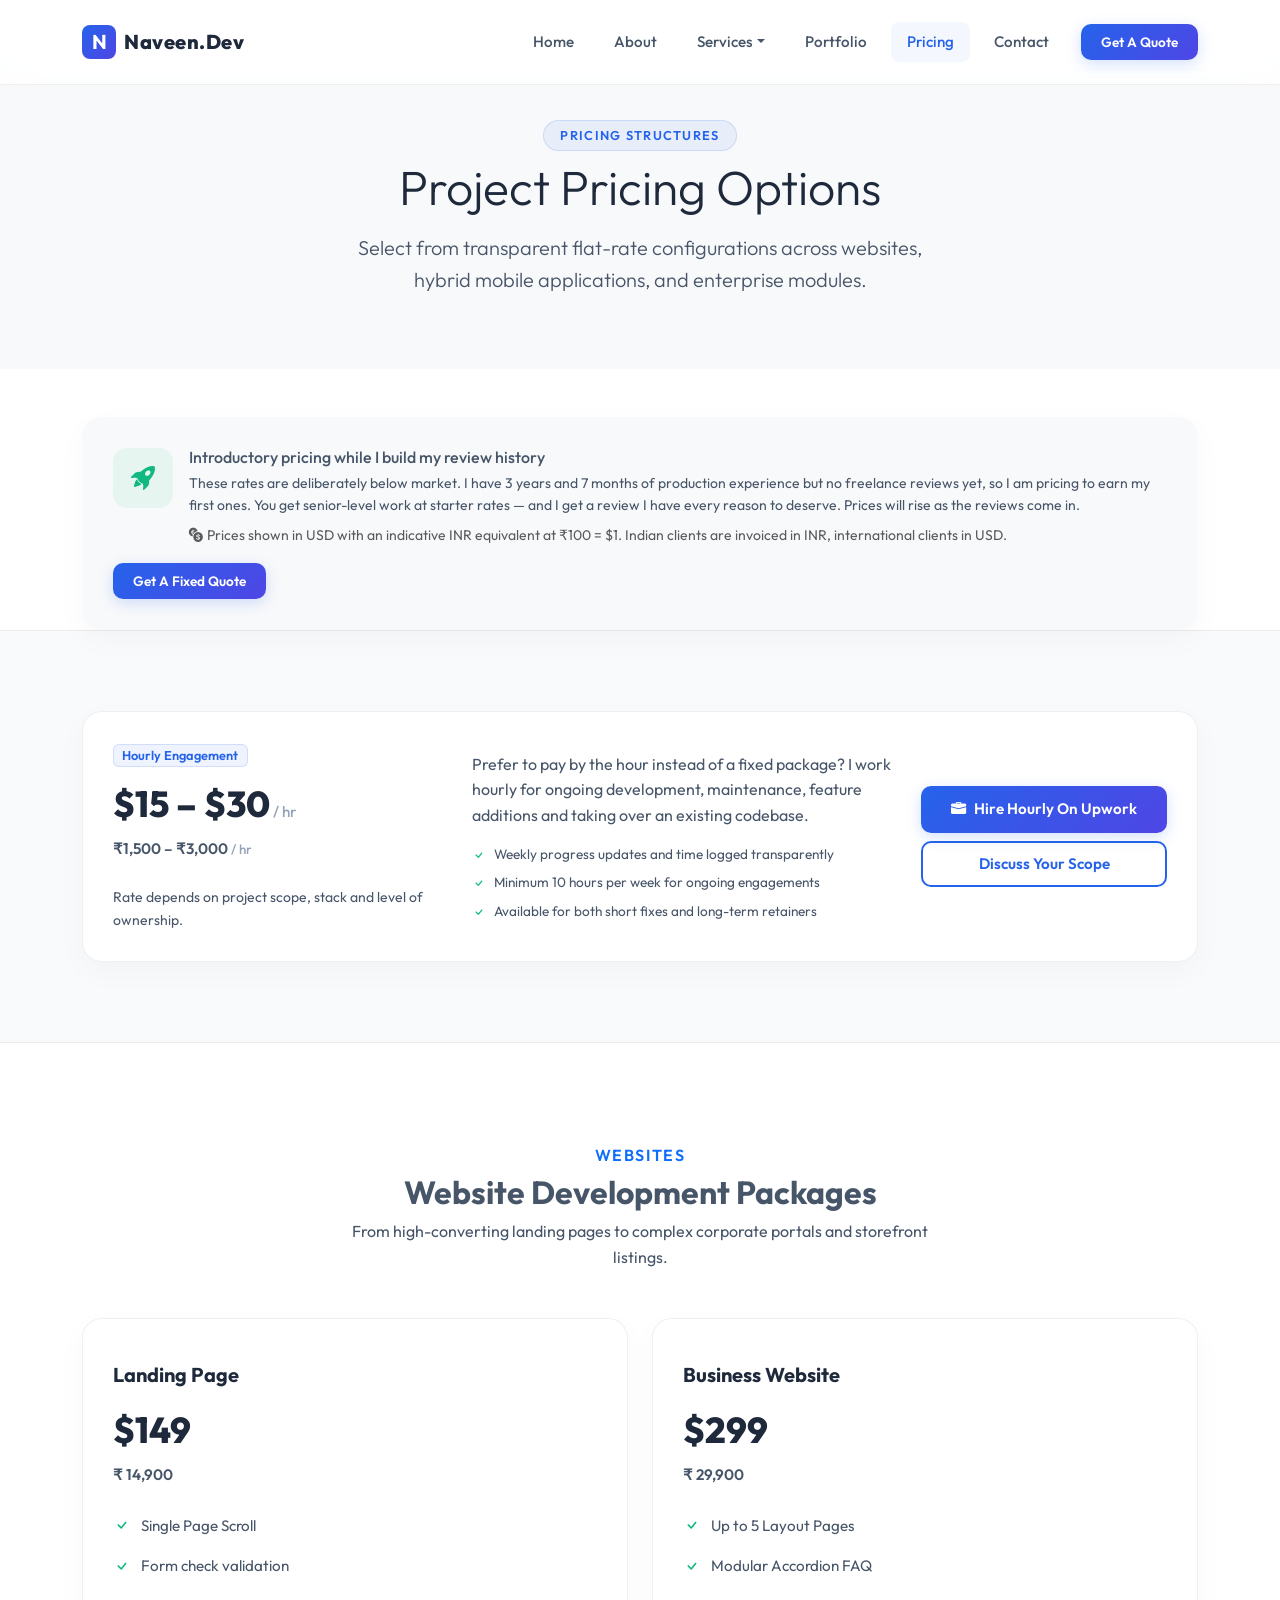
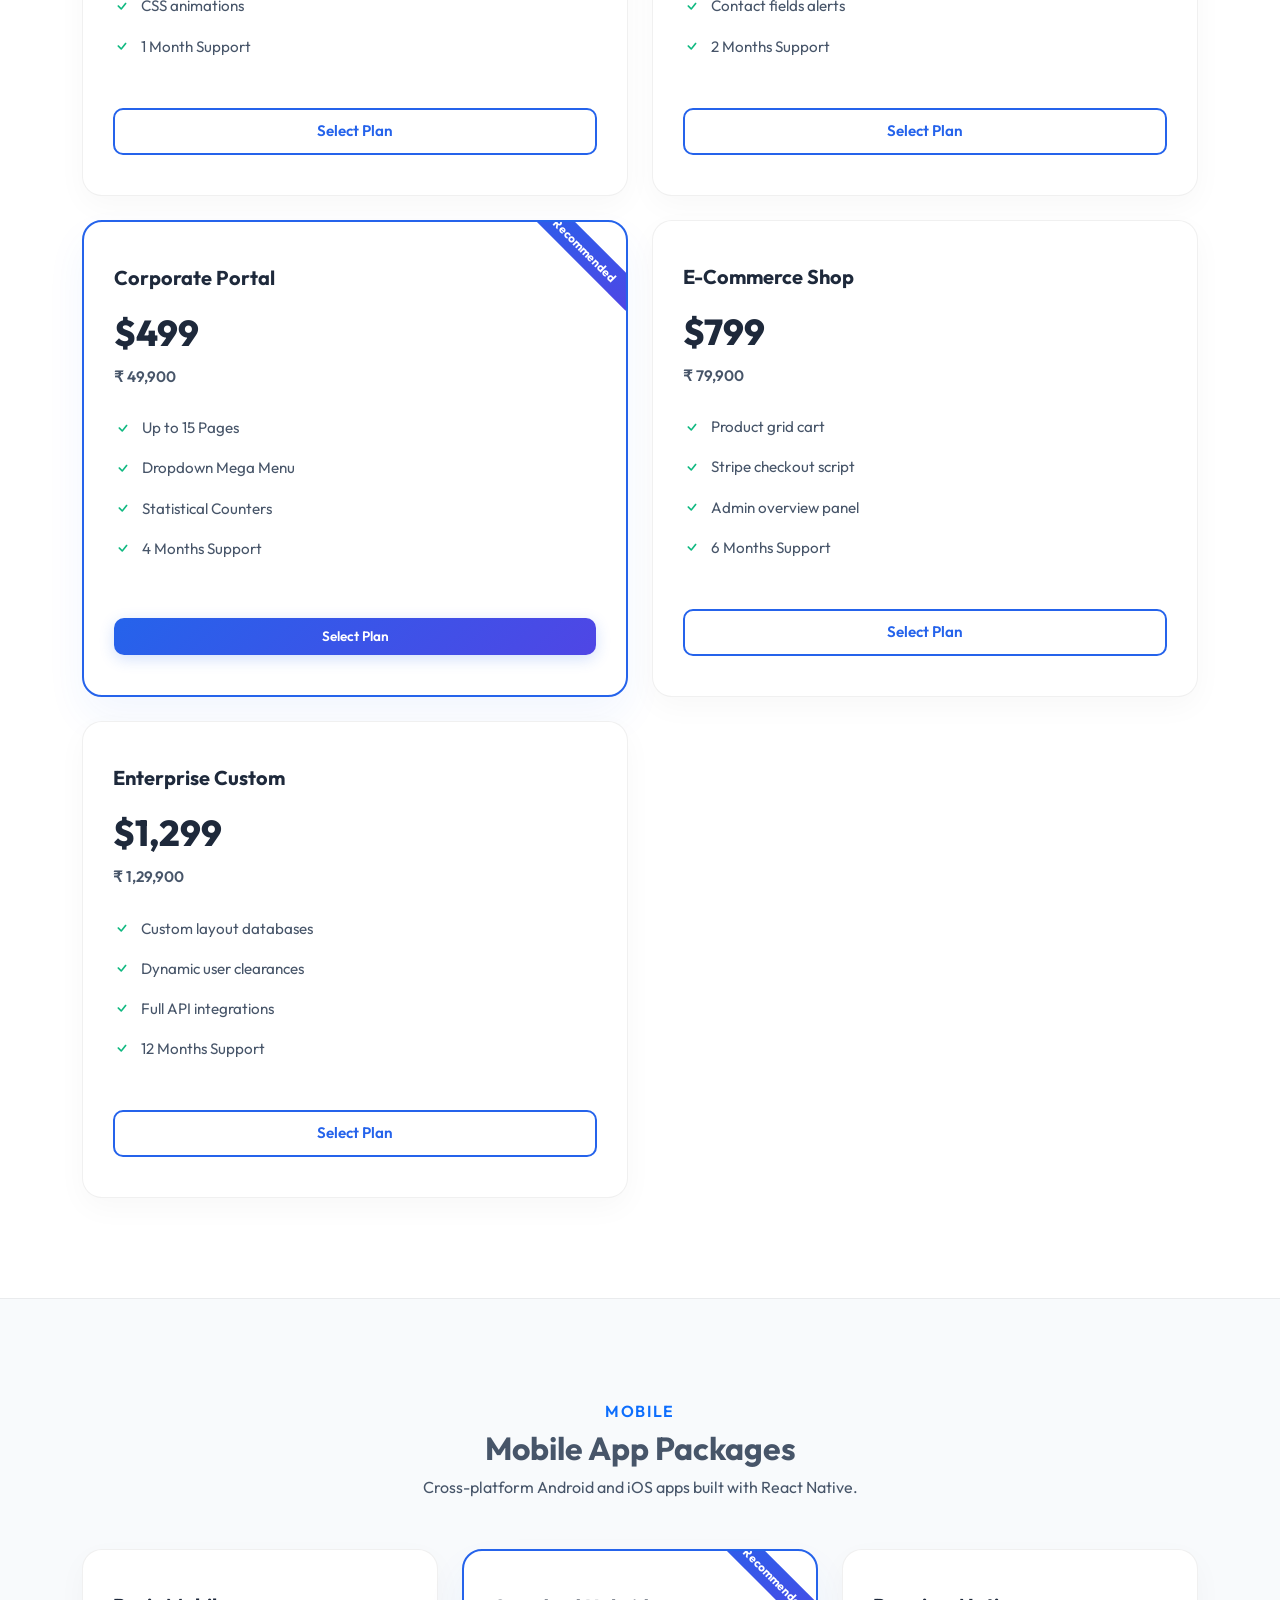
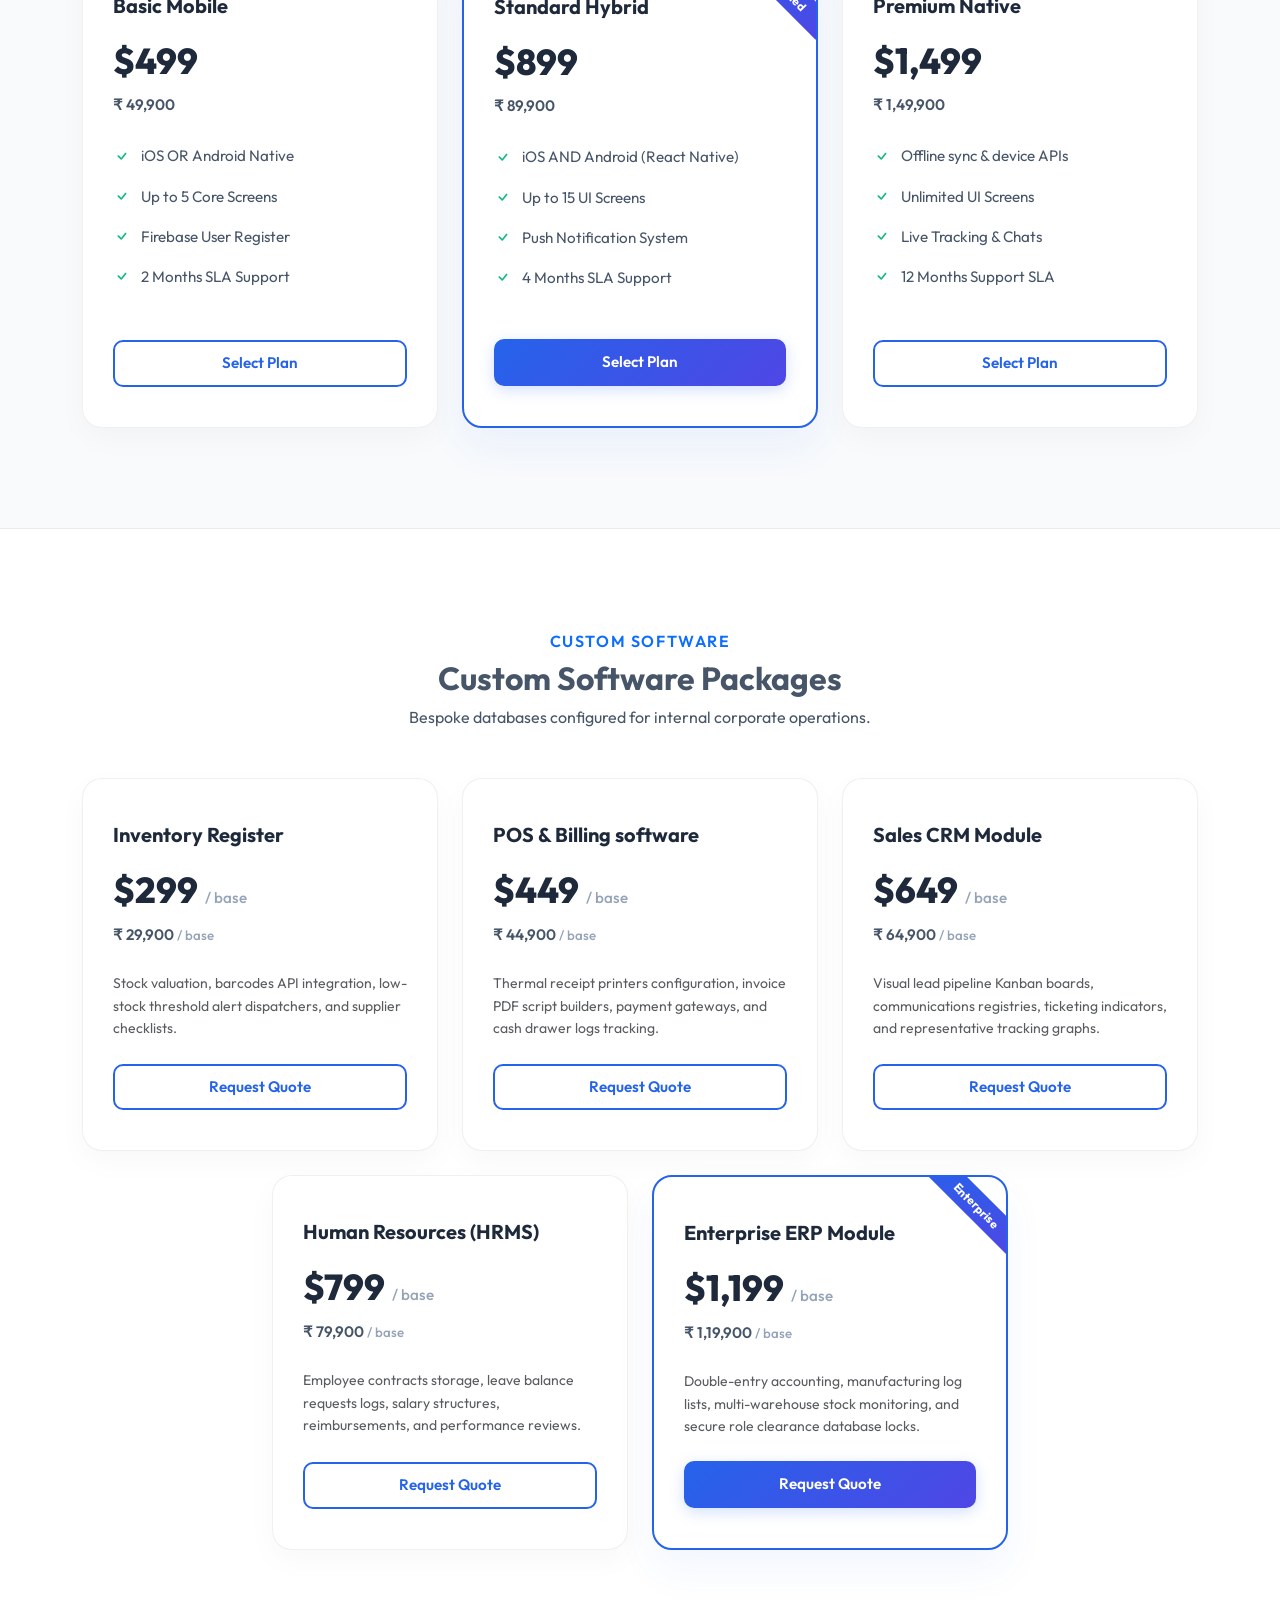
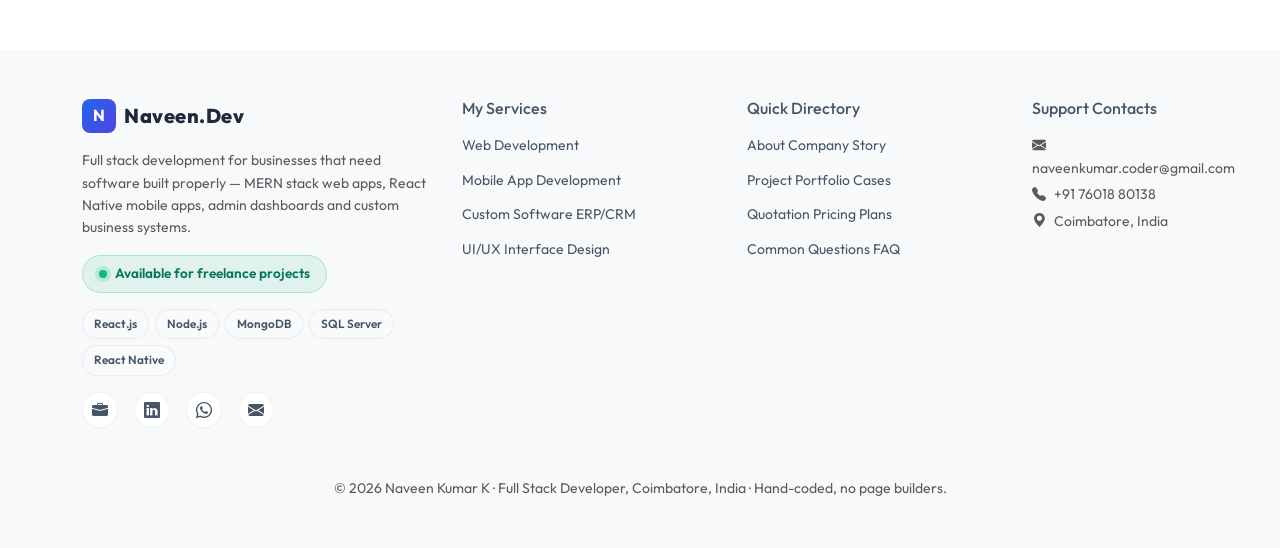
<file: pricing.html>
<!DOCTYPE html>
<html lang="en">
<head>
    <meta charset="UTF-8">
    <meta name="viewport" content="width=device-width, initial-scale=1.0">
    <title>Pricing Packages | Naveen Kumar K</title>
    <meta name="description" content="View structured pricing packages for corporate websites, mobile apps, custom ERP databases, and CRM systems.">
    <link rel="icon" href="data:image/svg+xml,%3Csvg xmlns='http://www.w3.org/2000/svg' viewBox='0 0 100 100'%3E%3Crect width='100' height='100' rx='22' fill='%232563EB'/%3E%3Ctext x='50' y='70' font-family='Outfit,Arial,sans-serif' font-size='58' font-weight='700' fill='white' text-anchor='middle'%3EN.%3C/text%3E%3C/svg%3E">
    <!-- Link preview for WhatsApp, LinkedIn and Upwork proposals -->
    <!-- TODO: replace SITE_URL with your live domain once the site is hosted -->
    <meta property="og:type" content="website">
    <meta property="og:title" content="Pricing Packages | Naveen Kumar K">
    <meta property="og:description" content="View structured pricing packages for corporate websites, mobile apps, custom ERP databases, and CRM systems.">
    <meta property="og:image" content="SITE_URL/hero_tech.png">
    <meta property="og:site_name" content="Naveen.Dev - Naveen Kumar K">
    <meta name="twitter:card" content="summary_large_image">
    <meta name="twitter:title" content="Pricing Packages | Naveen Kumar K">
    <meta name="twitter:description" content="View structured pricing packages for corporate websites, mobile apps, custom ERP databases, and CRM systems.">
    <meta name="author" content="Naveen Kumar K">
    <link rel="preconnect" href="https://fonts.googleapis.com">
    <link rel="preconnect" href="https://fonts.gstatic.com" crossorigin>
    <link rel="preconnect" href="https://cdn.jsdelivr.net" crossorigin>
    <link href="https://fonts.googleapis.com/css2?family=Outfit:wght@300;400;500;600;700;800&display=swap" rel="stylesheet">
    <!-- Bootstrap 5 CSS -->
    <link href="https://cdn.jsdelivr.net/npm/bootstrap@5.3.2/dist/css/bootstrap.min.css" rel="stylesheet">
    <!-- Bootstrap Icons -->
    <link rel="stylesheet" href="https://cdn.jsdelivr.net/npm/bootstrap-icons@1.11.3/font/bootstrap-icons.min.css">
    <!-- Custom Style -->
    <link rel="stylesheet" href="style.css">
</head>
<body class="d-flex flex-column min-vh-100">

    <!-- Page Preloader -->
    <div class="preloader" id="preloader">
        <div class="spinner-custom"></div>
    </div>

    <!-- Navigation Bar with Mega Menu -->
    <nav class="navbar navbar-expand-lg fixed-top" id="mainNavbar">
        <div class="container">
            <a class="navbar-brand d-flex align-items-center gap-2" href="index.html">
                <div class="brand-logo fw-bold">N</div>
                <span class="brand-name">Naveen.Dev</span>
            </a>
            <button class="navbar-toggler border-0 shadow-none" type="button" data-bs-toggle="collapse" data-bs-target="#navbarNav" aria-controls="navbarNav" aria-expanded="false" aria-label="Toggle navigation">
                <span class="navbar-toggler-icon"></span>
            </button>
            <div class="collapse navbar-collapse" id="navbarNav">
                <ul class="navbar-nav ms-auto gap-1 gap-lg-2">
                    <li class="nav-item"><a class="nav-link" href="index.html">Home</a></li>
                    <li class="nav-item"><a class="nav-link" href="about.html">About</a></li>
                    <li class="nav-item dropdown dropdown-mega">
                        <a class="nav-link dropdown-toggle" href="services.html" role="button" data-bs-toggle="dropdown" aria-expanded="false">Services</a>
                        <div class="dropdown-menu dropdown-mega-menu border-0">
                            <div class="row g-4">
                                <div class="col-lg-4">
                                    <div class="mega-menu-col-title">Core Capabilities</div>
                                    <a class="mega-menu-link" href="web-development.html"><i class="bi bi-laptop"></i> <div><strong>Web Development</strong><br><small class="text-muted">Business websites & e-commerce</small></div></a>
                                    <a class="mega-menu-link" href="mobile-development.html"><i class="bi bi-phone"></i> <div><strong>Mobile Apps</strong><br><small class="text-muted">iOS, Android & cross-platform</small></div></a>
                                    <a class="mega-menu-link" href="custom-software.html"><i class="bi bi-gear-fill"></i> <div><strong>Custom Software</strong><br><small class="text-muted">Tailored ERP, CRM & cloud logic</small></div></a>
                                    <a class="mega-menu-link" href="ui-ux.html"><i class="bi bi-palette-fill"></i> <div><strong>UI/UX Design</strong><br><small class="text-muted">Wireframes, user flows & prototyping</small></div></a>
                                </div>
                                <div class="col-lg-4">
                                    <div class="mega-menu-col-title">Software Systems</div>
                                    <a class="mega-menu-link" href="custom-software.html#erp"><i class="bi bi-building"></i> <div><strong>Enterprise ERP</strong><br><small class="text-muted">Resource and logistics tracking</small></div></a>
                                    <a class="mega-menu-link" href="custom-software.html#crm"><i class="bi bi-people-fill"></i> <div><strong>Sales CRM Software</strong><br><small class="text-muted">Manage relationships & lead pipelines</small></div></a>
                                    <a class="mega-menu-link" href="services.html#saas"><i class="bi bi-cloud-check-fill"></i> <div><strong>SaaS Cloud Platforms</strong><br><small class="text-muted">Modern cloud multi-tenant systems</small></div></a>
                                </div>
                                <div class="col-lg-4">
                                    <div class="mega-menu-col-title">Frameworks & Info</div>
                                    <a class="mega-menu-link" href="technologies.html"><i class="bi bi-database-fill-gear"></i> <div><strong>Technologies Stack</strong><br><small class="text-muted">My core engineering capability</small></div></a>
                                    <a class="mega-menu-link" href="process.html"><i class="bi bi-rocket-takeoff-fill"></i> <div><strong>Development Process</strong><br><small class="text-muted">Roadmap from planning to deploy</small></div></a>
                                    <a class="mega-menu-link" href="faq.html"><i class="bi bi-question-circle-fill"></i> <div><strong>Pre-Project FAQ</strong><br><small class="text-muted">Answers regarding budget and support</small></div></a>
                                </div>
                            </div>
                        </div>
                    </li>
                    <li class="nav-item"><a class="nav-link" href="portfolio.html">Portfolio</a></li>
                    <li class="nav-item"><a class="nav-link active" href="pricing.html">Pricing</a></li>
                    <li class="nav-item"><a class="nav-link" href="contact.html">Contact</a></li>
                </ul>
                <div class="ms-lg-3 mt-3 mt-lg-0">
                    <a href="contact.html" class="btn btn-premium btn-premium-sm">Get A Quote</a>
                </div>
            </div>
        </div>
    </nav>

    <!-- Subpage Header -->
    <header class="py-5 mt-5 bg-light border-bottom border-light">
        <div class="container py-lg-4 text-center">
            <span class="badge badge-soft-primary mb-2 px-3 py-2 rounded-pill uppercase tracking-wider">Pricing Structures</span>
            <h1 class="display-5 fw-extrabold text-slate mb-3">Project Pricing Options</h1>
            <p class="text-gray lead max-width-600 mx-auto mb-0">Select from transparent flat-rate configurations across websites, hybrid mobile applications, and enterprise modules.</p>
        </div>
    </header>

    <!-- Section 1: Websites Pricing -->


    <!-- Starting-out pricing note -->
    <section class="pt-5">
        <div class="container">
            <div class="rounded-card bg-light border border-light d-flex flex-wrap align-items-center gap-3 justify-content-between animate-on-scroll">
                <div class="d-flex align-items-start gap-3">
                    <div class="icon-box-md success flex-shrink-0"><i class="bi bi-rocket-takeoff-fill"></i></div>
                    <div>
                        <h2 class="h6 text-slate mb-1">Introductory pricing while I build my review history</h2>
                        <p class="small text-gray mb-0">These rates are deliberately below market. I have 3 years and 7 months of production experience but no freelance reviews yet, so I am pricing to earn my first ones. You get senior-level work at starter rates &mdash; and I get a review I have every reason to deserve. Prices will rise as the reviews come in.</p>
                        <p class="small text-muted mb-0 mt-2"><i class="bi bi-currency-exchange me-1"></i>Prices shown in USD with an indicative INR equivalent at &#8377;100 = $1. Indian clients are invoiced in INR, international clients in USD.</p>
                    </div>
                </div>
                <a href="contact.html" class="btn btn-premium btn-premium-sm flex-shrink-0">Get A Fixed Quote</a>
            </div>
        </div>
    </section>
    <!-- Hourly Engagement -->
    <section class="py-80 bg-light-section">
        <div class="container">
            <div class="rounded-card animate-on-scroll">
                <div class="row g-4 align-items-center">
                    <div class="col-lg-4 text-center text-lg-start">
                        <span class="badge badge-soft-primary mb-2">Hourly Engagement</span>
                        <div class="price-value mb-1">$15 &ndash; $30<span> / hr</span></div>
                        <div class="price-inr">&#8377;1,500 &ndash; &#8377;3,000 <small>/ hr</small></div>
                        <p class="small text-gray mb-0">Rate depends on project scope, stack and level of ownership.</p>
                    </div>
                    <div class="col-lg-5">
                        <p class="text-gray mb-3">Prefer to pay by the hour instead of a fixed package? I work hourly for ongoing development, maintenance, feature additions and taking over an existing codebase.</p>
                        <ul class="project-points mb-0">
                            <li>Weekly progress updates and time logged transparently</li>
                            <li>Minimum 10 hours per week for ongoing engagements</li>
                            <li>Available for both short fixes and long-term retainers</li>
                        </ul>
                    </div>
                    <div class="col-lg-3 text-center text-lg-end">
                        <a href="https://www.upwork.com/freelancers/~010cbae54f7f3a4a92" target="_blank" rel="noopener" class="btn btn-premium w-100 mb-2"><i class="bi bi-briefcase-fill me-2"></i>Hire Hourly On Upwork</a>
                        <a href="contact.html" class="btn btn-outline-premium w-100">Discuss Your Scope</a>
                    </div>
                </div>
            </div>
        </div>
    </section>

    <section class="py-100">
        <div class="container">
            <div class="text-center mb-5 max-width-600 mx-auto animate-on-scroll">
                <span class="text-primary fw-semibold uppercase tracking-wider d-block mb-1">Websites</span>
                <h2 class="h2 fw-bold text-slate">Website Development Packages</h2>
                <p class="text-gray">From high-converting landing pages to complex corporate portals and storefront listings.</p>
            </div>

            <div class="row g-4">
                
                <!-- Landing Page -->
                <div class="col-lg-2-4 col-md-6 animate-on-scroll">
                    <div class="pricing-card h-100">
                        <div class="price-title">Landing Page</div>
                        <div class="price-value">$149</div>
                        <div class="price-inr">&#8377; 14,900</div>
                        <ul class="pricing-features-list small">
                            <li><i class="bi bi-check"></i> Single Page Scroll</li>
                            <li><i class="bi bi-check"></i> Form check validation</li>
                            <li><i class="bi bi-check"></i> CSS animations</li>
                            <li><i class="bi bi-check"></i> 1 Month Support</li>
                        </ul>
                        <a href="contact.html" class="btn btn-outline-premium btn-premium-sm w-100 mt-auto">Select Plan</a>
                    </div>
                </div>

                <!-- Business Website -->
                <div class="col-lg-2-4 col-md-6 animate-on-scroll">
                    <div class="pricing-card h-100">
                        <div class="price-title">Business Website</div>
                        <div class="price-value">$299</div>
                        <div class="price-inr">&#8377; 29,900</div>
                        <ul class="pricing-features-list small">
                            <li><i class="bi bi-check"></i> Up to 5 Layout Pages</li>
                            <li><i class="bi bi-check"></i> Modular Accordion FAQ</li>
                            <li><i class="bi bi-check"></i> Contact fields alerts</li>
                            <li><i class="bi bi-check"></i> 2 Months Support</li>
                        </ul>
                        <a href="contact.html" class="btn btn-outline-premium btn-premium-sm w-100 mt-auto">Select Plan</a>
                    </div>
                </div>

                <!-- Corporate Website -->
                <div class="col-lg-2-4 col-md-6 animate-on-scroll">
                    <div class="pricing-card premium-pricing h-100">
                        <div class="pricing-popular-badge">Recommended</div>
                        <div class="price-title">Corporate Portal</div>
                        <div class="price-value">$499</div>
                        <div class="price-inr">&#8377; 49,900</div>
                        <ul class="pricing-features-list small">
                            <li><i class="bi bi-check"></i> Up to 15 Pages</li>
                            <li><i class="bi bi-check"></i> Dropdown Mega Menu</li>
                            <li><i class="bi bi-check"></i> Statistical Counters</li>
                            <li><i class="bi bi-check"></i> 4 Months Support</li>
                        </ul>
                        <a href="contact.html" class="btn btn-premium btn-premium-sm w-100 mt-auto">Select Plan</a>
                    </div>
                </div>

                <!-- E-Commerce -->
                <div class="col-lg-2-4 col-md-6 animate-on-scroll">
                    <div class="pricing-card h-100">
                        <div class="price-title">E-Commerce Shop</div>
                        <div class="price-value">$799</div>
                        <div class="price-inr">&#8377; 79,900</div>
                        <ul class="pricing-features-list small">
                            <li><i class="bi bi-check"></i> Product grid cart</li>
                            <li><i class="bi bi-check"></i> Stripe checkout script</li>
                            <li><i class="bi bi-check"></i> Admin overview panel</li>
                            <li><i class="bi bi-check"></i> 6 Months Support</li>
                        </ul>
                        <a href="contact.html" class="btn btn-outline-premium btn-premium-sm w-100 mt-auto">Select Plan</a>
                    </div>
                </div>

                <!-- Enterprise -->
                <div class="col-lg-2-4 col-md-6 animate-on-scroll">
                    <div class="pricing-card h-100">
                        <div class="price-title">Enterprise Custom</div>
                        <div class="price-value">$1,299</div>
                        <div class="price-inr">&#8377; 1,29,900</div>
                        <ul class="pricing-features-list small">
                            <li><i class="bi bi-check"></i> Custom layout databases</li>
                            <li><i class="bi bi-check"></i> Dynamic user clearances</li>
                            <li><i class="bi bi-check"></i> Full API integrations</li>
                            <li><i class="bi bi-check"></i> 12 Months Support</li>
                        </ul>
                        <a href="contact.html" class="btn btn-outline-premium btn-premium-sm w-100 mt-auto">Select Plan</a>
                    </div>
                </div>

            </div>
        </div>
    </section>

    <!-- Section 2: Mobile Pricing -->
    <section class="py-100 bg-light-section">
        <div class="container">
            <div class="text-center mb-5 max-width-600 mx-auto animate-on-scroll">
                <span class="text-primary fw-semibold uppercase tracking-wider d-block mb-1">Mobile</span>
                <h2 class="h2 fw-bold text-slate">Mobile App Packages</h2>
                <p class="text-gray">Cross-platform Android and iOS apps built with React Native.</p>
            </div>

            <div class="row g-4 justify-content-center">
                
                <!-- Basic Mobile -->
                <div class="col-md-4 animate-on-scroll">
                    <div class="pricing-card">
                        <div class="price-title">Basic Mobile</div>
                        <div class="price-value">$499</div>
                        <div class="price-inr">&#8377; 49,900</div>
                        <ul class="pricing-features-list">
                            <li><i class="bi bi-check"></i> iOS OR Android Native</li>
                            <li><i class="bi bi-check"></i> Up to 5 Core Screens</li>
                            <li><i class="bi bi-check"></i> Firebase User Register</li>
                            <li><i class="bi bi-check"></i> 2 Months SLA Support</li>
                        </ul>
                        <a href="contact.html" class="btn btn-outline-premium w-100 mt-auto">Select Plan</a>
                    </div>
                </div>

                <!-- Standard Hybrid -->
                <div class="col-md-4 animate-on-scroll">
                    <div class="pricing-card premium-pricing">
                        <div class="pricing-popular-badge">Recommended</div>
                        <div class="price-title">Standard Hybrid</div>
                        <div class="price-value">$899</div>
                        <div class="price-inr">&#8377; 89,900</div>
                        <ul class="pricing-features-list">
                            <li><i class="bi bi-check"></i> iOS AND Android (React Native)</li>
                            <li><i class="bi bi-check"></i> Up to 15 UI Screens</li>
                            <li><i class="bi bi-check"></i> Push Notification System</li>
                            <li><i class="bi bi-check"></i> 4 Months SLA Support</li>
                        </ul>
                        <a href="contact.html" class="btn btn-premium w-100 mt-auto">Select Plan</a>
                    </div>
                </div>

                <!-- Premium Native -->
                <div class="col-md-4 animate-on-scroll">
                    <div class="pricing-card">
                        <div class="price-title">Premium Native</div>
                        <div class="price-value">$1,499</div>
                        <div class="price-inr">&#8377; 1,49,900</div>
                        <ul class="pricing-features-list">
                            <li><i class="bi bi-check"></i> Offline sync & device APIs</li>
                            <li><i class="bi bi-check"></i> Unlimited UI Screens</li>
                            <li><i class="bi bi-check"></i> Live Tracking & Chats</li>
                            <li><i class="bi bi-check"></i> 12 Months Support SLA</li>
                        </ul>
                        <a href="contact.html" class="btn btn-outline-premium w-100 mt-auto">Select Plan</a>
                    </div>
                </div>

            </div>
        </div>
    </section>

    <!-- Section 3: Custom Software Pricing -->
    <section class="py-100">
        <div class="container">
            <div class="text-center mb-5 max-width-600 mx-auto animate-on-scroll">
                <span class="text-primary fw-semibold uppercase tracking-wider d-block mb-1">Custom Software</span>
                <h2 class="h2 fw-bold text-slate">Custom Software Packages</h2>
                <p class="text-gray">Bespoke databases configured for internal corporate operations.</p>
            </div>

            <div class="row g-4 justify-content-center">
                
                <!-- Inventory -->
                <div class="col-md-4 animate-on-scroll">
                    <div class="pricing-card h-100">
                        <div class="price-title">Inventory Register</div>
                        <div class="price-value">$299 <span>/ base</span></div>
                        <div class="price-inr">&#8377; 29,900 <small>/ base</small></div>
                        <p class="small text-muted mb-4">Stock valuation, barcodes API integration, low-stock threshold alert dispatchers, and supplier checklists.</p>
                        <a href="contact.html" class="btn btn-outline-premium w-100 mt-auto">Request Quote</a>
                    </div>
                </div>

                <!-- Billing -->
                <div class="col-md-4 animate-on-scroll">
                    <div class="pricing-card h-100">
                        <div class="price-title">POS & Billing software</div>
                        <div class="price-value">$449 <span>/ base</span></div>
                        <div class="price-inr">&#8377; 44,900 <small>/ base</small></div>
                        <p class="small text-muted mb-4">Thermal receipt printers configuration, invoice PDF script builders, payment gateways, and cash drawer logs tracking.</p>
                        <a href="contact.html" class="btn btn-outline-premium w-100 mt-auto">Request Quote</a>
                    </div>
                </div>

                <!-- CRM -->
                <div class="col-md-4 animate-on-scroll">
                    <div class="pricing-card h-100">
                        <div class="price-title">Sales CRM Module</div>
                        <div class="price-value">$649 <span>/ base</span></div>
                        <div class="price-inr">&#8377; 64,900 <small>/ base</small></div>
                        <p class="small text-muted mb-4">Visual lead pipeline Kanban boards, communications registries, ticketing indicators, and representative tracking graphs.</p>
                        <a href="contact.html" class="btn btn-outline-premium w-100 mt-auto">Request Quote</a>
                    </div>
                </div>

                <!-- HRMS -->
                <div class="col-md-4 animate-on-scroll mt-4">
                    <div class="pricing-card h-100">
                        <div class="price-title">Human Resources (HRMS)</div>
                        <div class="price-value">$799 <span>/ base</span></div>
                        <div class="price-inr">&#8377; 79,900 <small>/ base</small></div>
                        <p class="small text-muted mb-4">Employee contracts storage, leave balance requests logs, salary structures, reimbursements, and performance reviews.</p>
                        <a href="contact.html" class="btn btn-outline-premium w-100 mt-auto">Request Quote</a>
                    </div>
                </div>

                <!-- ERP -->
                <div class="col-md-4 animate-on-scroll mt-4">
                    <div class="pricing-card premium-pricing h-100">
                        <div class="pricing-popular-badge">Enterprise</div>
                        <div class="price-title">Enterprise ERP Module</div>
                        <div class="price-value">$1,199 <span>/ base</span></div>
                        <div class="price-inr">&#8377; 1,19,900 <small>/ base</small></div>
                        <p class="small text-muted mb-4">Double-entry accounting, manufacturing log lists, multi-warehouse stock monitoring, and secure role clearance database locks.</p>
                        <a href="contact.html" class="btn btn-premium w-100 mt-auto">Request Quote</a>
                    </div>
                </div>

            </div>
        </div>
    </section>

    <!-- Footer Row -->
    <footer class="py-5 bg-light border-top border-light mt-auto">
        <div class="container">
            <div class="row g-4 justify-content-between text-center text-md-start">
                <div class="col-lg-4 col-12">
                    <div class="footer-logo d-flex align-items-center justify-content-center justify-content-md-start gap-2 mb-3">
                        <div class="brand-logo fw-bold">N</div>
                        <span class="brand-name">Naveen.Dev</span>
                    </div>
                    <p class="small text-muted mb-3">Full stack development for businesses that need software built properly &mdash; MERN stack web apps, React Native mobile apps, admin dashboards and custom business systems.</p>
                    <div class="mb-3">
                        <span class="availability-pill"><span class="availability-dot"></span> Available for freelance projects</span>
                    </div>
                    <div class="profile-stack mb-3">
                        <span>React.js</span>
                        <span>Node.js</span>
                        <span>MongoDB</span>
                        <span>SQL Server</span>
                        <span>React Native</span>
                    </div>
                    <div class="d-flex justify-content-center justify-content-md-start gap-2">
                        <a href="https://www.upwork.com/freelancers/~010cbae54f7f3a4a92" target="_blank" rel="noopener" class="footer-social-icon" title="Hire me on Upwork" aria-label="Upwork"><i class="bi bi-briefcase-fill"></i></a>
                        <a href="https://www.linkedin.com/in/naveen-kumar-a76729263" target="_blank" rel="noopener" class="footer-social-icon" title="LinkedIn" aria-label="LinkedIn"><i class="bi bi-linkedin"></i></a>
                        <a href="https://wa.me/917601880138" target="_blank" rel="noopener" class="footer-social-icon" title="WhatsApp" aria-label="WhatsApp"><i class="bi bi-whatsapp"></i></a>
                        <a href="mailto:naveenkumar.coder@gmail.com" class="footer-social-icon" title="Email" aria-label="Email"><i class="bi bi-envelope-fill"></i></a>
                    </div>
                </div>
                <div class="col-md-3 col-6">
                    <h5 class="h6 mb-3">My Services</h5>
                    <a href="web-development.html" class="footer-link small">Web Development</a>
                    <a href="mobile-development.html" class="footer-link small">Mobile App Development</a>
                    <a href="custom-software.html" class="footer-link small">Custom Software ERP/CRM</a>
                    <a href="ui-ux.html" class="footer-link small">UI/UX Interface Design</a>
                </div>
                <div class="col-md-3 col-6">
                    <h5 class="h6 mb-3">Quick Directory</h5>
                    <a href="about.html" class="footer-link small">About Company Story</a>
                    <a href="portfolio.html" class="footer-link small">Project Portfolio Cases</a>
                    <a href="pricing.html" class="footer-link small">Quotation Pricing Plans</a>
                    <a href="faq.html" class="footer-link small">Common Questions FAQ</a>
                </div>
                <div class="col-lg-2 col-12">
                    <h5 class="h6 mb-3">Support Contacts</h5>
                    <p class="small text-muted mb-1"><i class="bi bi-envelope-fill me-2"></i>naveenkumar.coder@gmail.com</p>
                    <p class="small text-muted mb-1"><i class="bi bi-telephone-fill me-2"></i>+91 76018 80138</p>
                    <p class="small text-muted mb-3"><i class="bi bi-geo-alt-fill me-2"></i>Coimbatore, India</p>
                </div>
            </div>
            <hr class="border-light my-4">
            <div class="text-center text-muted small">
                &copy; 2026 Naveen Kumar K &middot; Full Stack Developer, Coimbatore, India &middot; Hand-coded, no page builders.
            </div>
        </div>
    </footer>

    <!-- Back to Top Button -->
    <button id="backToTop" class="back-to-top-btn" title="Back to Top">
        <i class="bi bi-arrow-up-short"></i>
    </button>

    <!-- Bootstrap Bundle with Popper JS -->
    <script defer src="https://cdn.jsdelivr.net/npm/bootstrap@5.3.2/dist/js/bootstrap.bundle.min.js"></script>
    <!-- Custom JS -->
    <script defer src="script.js"></script>
</body>
</html>
</file>
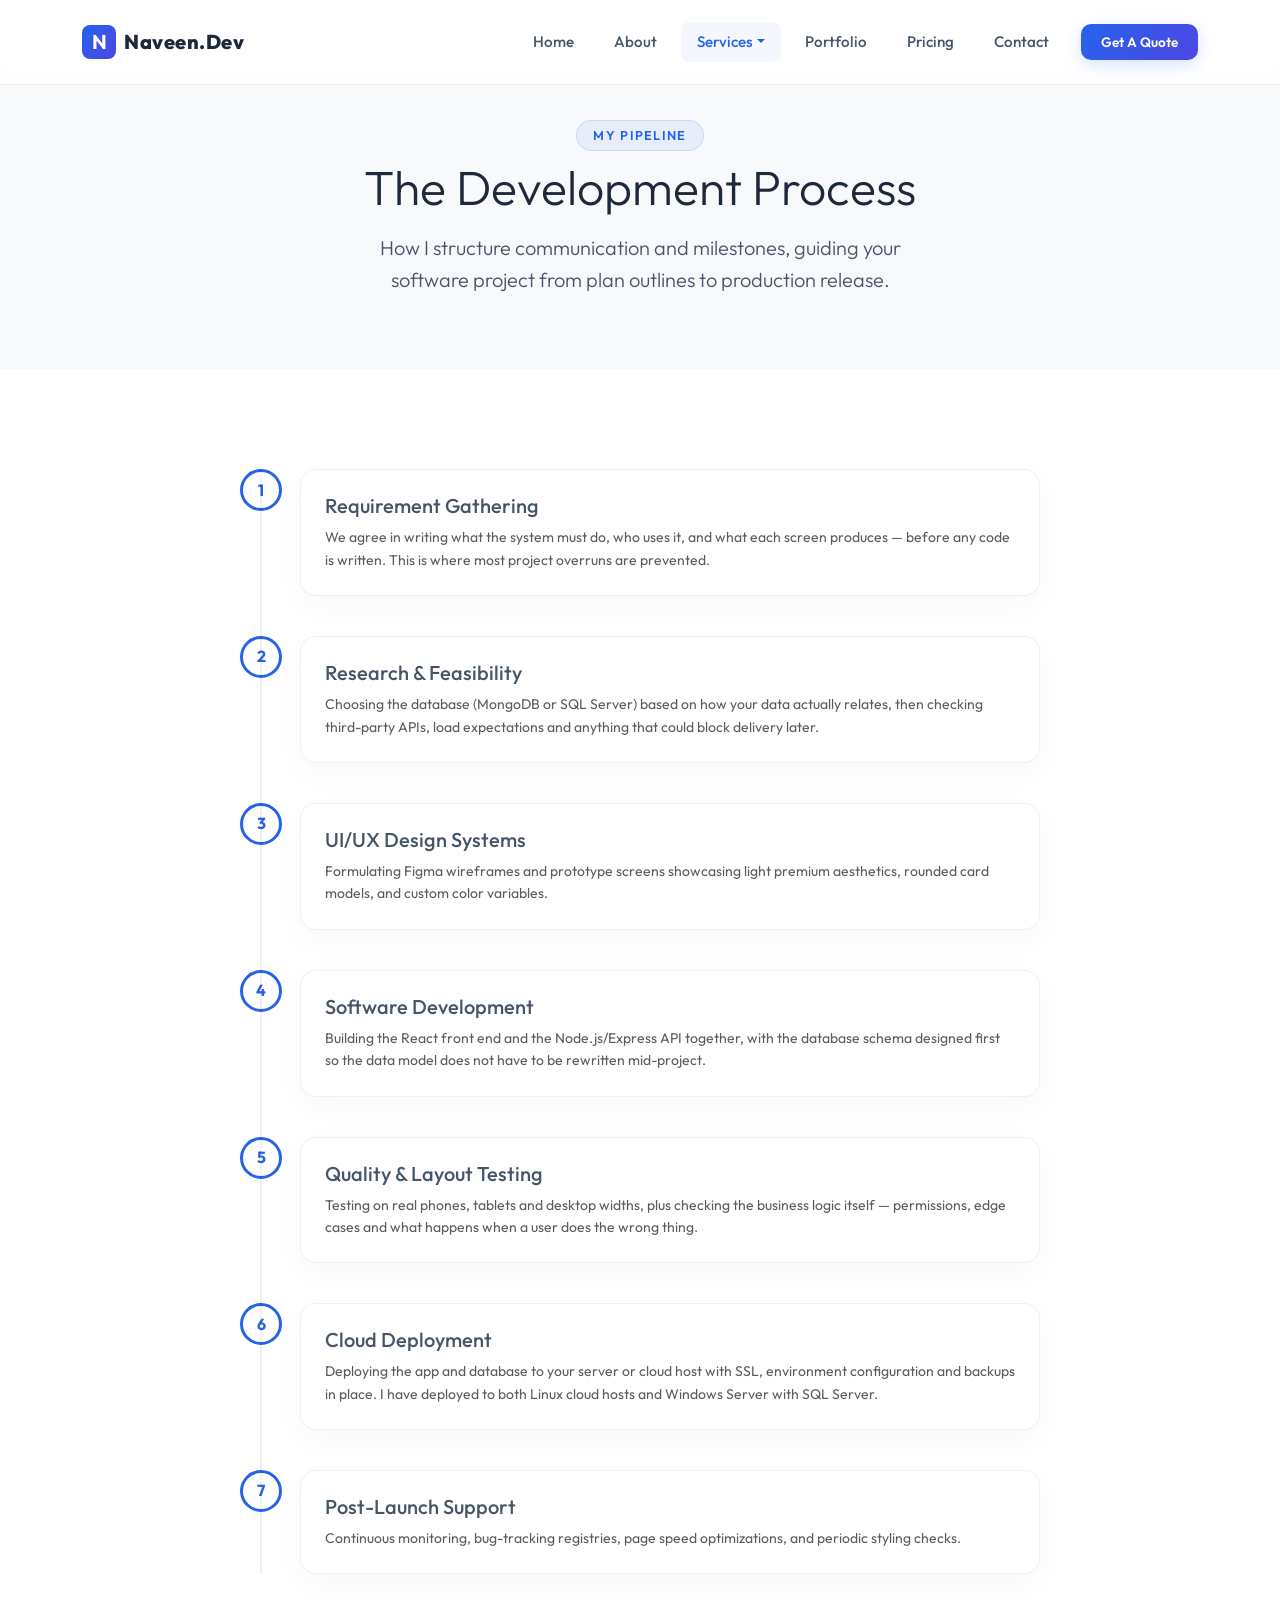
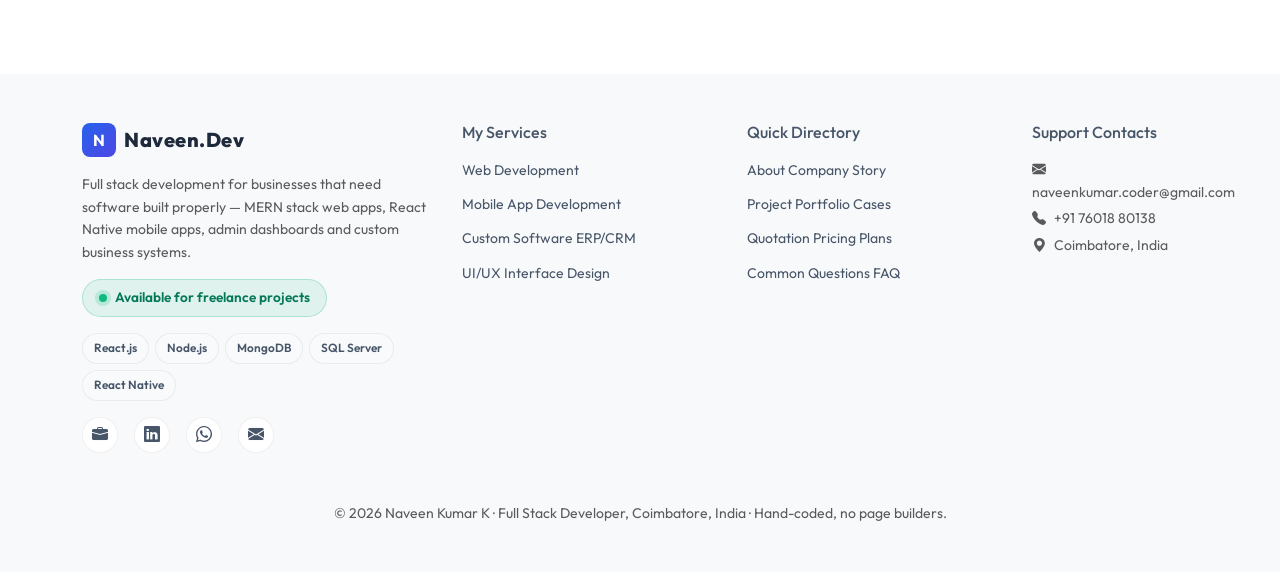
<file: process.html>
<!DOCTYPE html>
<html lang="en">
<head>
    <meta charset="UTF-8">
    <meta name="viewport" content="width=device-width, initial-scale=1.0">
    <title>Development Process | Naveen Kumar K</title>
    <meta name="description" content="Read Naveen Kumar K' 7-step developmental process: planning, designing, coding, testing, and deploying custom software.">
    <link rel="icon" href="data:image/svg+xml,%3Csvg xmlns='http://www.w3.org/2000/svg' viewBox='0 0 100 100'%3E%3Crect width='100' height='100' rx='22' fill='%232563EB'/%3E%3Ctext x='50' y='70' font-family='Outfit,Arial,sans-serif' font-size='58' font-weight='700' fill='white' text-anchor='middle'%3EN.%3C/text%3E%3C/svg%3E">
    <!-- Link preview for WhatsApp, LinkedIn and Upwork proposals -->
    <!-- TODO: replace SITE_URL with your live domain once the site is hosted -->
    <meta property="og:type" content="website">
    <meta property="og:title" content="Development Process | Naveen Kumar K">
    <meta property="og:description" content="Read Naveen Kumar K' 7-step developmental process: planning, designing, coding, testing, and deploying custom software.">
    <meta property="og:image" content="SITE_URL/hero_tech.png">
    <meta property="og:site_name" content="Naveen.Dev - Naveen Kumar K">
    <meta name="twitter:card" content="summary_large_image">
    <meta name="twitter:title" content="Development Process | Naveen Kumar K">
    <meta name="twitter:description" content="Read Naveen Kumar K' 7-step developmental process: planning, designing, coding, testing, and deploying custom software.">
    <meta name="author" content="Naveen Kumar K">
    <link rel="preconnect" href="https://fonts.googleapis.com">
    <link rel="preconnect" href="https://fonts.gstatic.com" crossorigin>
    <link rel="preconnect" href="https://cdn.jsdelivr.net" crossorigin>
    <link href="https://fonts.googleapis.com/css2?family=Outfit:wght@300;400;500;600;700;800&display=swap" rel="stylesheet">
    <!-- Bootstrap 5 CSS -->
    <link href="https://cdn.jsdelivr.net/npm/bootstrap@5.3.2/dist/css/bootstrap.min.css" rel="stylesheet">
    <!-- Bootstrap Icons -->
    <link rel="stylesheet" href="https://cdn.jsdelivr.net/npm/bootstrap-icons@1.11.3/font/bootstrap-icons.min.css">
    <!-- Custom Style -->
    <link rel="stylesheet" href="style.css">
</head>
<body class="d-flex flex-column min-vh-100">

    <!-- Page Preloader -->
    <div class="preloader" id="preloader">
        <div class="spinner-custom"></div>
    </div>

    <!-- Navigation Bar with Mega Menu -->
    <nav class="navbar navbar-expand-lg fixed-top" id="mainNavbar">
        <div class="container">
            <a class="navbar-brand d-flex align-items-center gap-2" href="index.html">
                <div class="brand-logo fw-bold">N</div>
                <span class="brand-name">Naveen.Dev</span>
            </a>
            <button class="navbar-toggler border-0 shadow-none" type="button" data-bs-toggle="collapse" data-bs-target="#navbarNav" aria-controls="navbarNav" aria-expanded="false" aria-label="Toggle navigation">
                <span class="navbar-toggler-icon"></span>
            </button>
            <div class="collapse navbar-collapse" id="navbarNav">
                <ul class="navbar-nav ms-auto gap-1 gap-lg-2">
                    <li class="nav-item"><a class="nav-link" href="index.html">Home</a></li>
                    <li class="nav-item"><a class="nav-link" href="about.html">About</a></li>
                    <li class="nav-item dropdown dropdown-mega">
                        <a class="nav-link dropdown-toggle active" href="services.html" role="button" data-bs-toggle="dropdown" aria-expanded="false">Services</a>
                        <div class="dropdown-menu dropdown-mega-menu border-0">
                            <div class="row g-4">
                                <div class="col-lg-4">
                                    <div class="mega-menu-col-title">Core Capabilities</div>
                                    <a class="mega-menu-link" href="web-development.html"><i class="bi bi-laptop"></i> <div><strong>Web Development</strong><br><small class="text-muted">Business websites & e-commerce</small></div></a>
                                    <a class="mega-menu-link" href="mobile-development.html"><i class="bi bi-phone"></i> <div><strong>Mobile Apps</strong><br><small class="text-muted">iOS, Android & cross-platform</small></div></a>
                                    <a class="mega-menu-link" href="custom-software.html"><i class="bi bi-gear-fill"></i> <div><strong>Custom Software</strong><br><small class="text-muted">Tailored ERP, CRM & cloud logic</small></div></a>
                                    <a class="mega-menu-link" href="ui-ux.html"><i class="bi bi-palette-fill"></i> <div><strong>UI/UX Design</strong><br><small class="text-muted">Wireframes, user flows & prototyping</small></div></a>
                                </div>
                                <div class="col-lg-4">
                                    <div class="mega-menu-col-title">Software Systems</div>
                                    <a class="mega-menu-link" href="custom-software.html#erp"><i class="bi bi-building"></i> <div><strong>Enterprise ERP</strong><br><small class="text-muted">Resource and logistics tracking</small></div></a>
                                    <a class="mega-menu-link" href="custom-software.html#crm"><i class="bi bi-people-fill"></i> <div><strong>Sales CRM Software</strong><br><small class="text-muted">Manage relationships & lead pipelines</small></div></a>
                                    <a class="mega-menu-link" href="services.html#saas"><i class="bi bi-cloud-check-fill"></i> <div><strong>SaaS Cloud Platforms</strong><br><small class="text-muted">Modern cloud multi-tenant systems</small></div></a>
                                </div>
                                <div class="col-lg-4">
                                    <div class="mega-menu-col-title">Frameworks & Info</div>
                                    <a class="mega-menu-link" href="technologies.html"><i class="bi bi-database-fill-gear"></i> <div><strong>Technologies Stack</strong><br><small class="text-muted">My core engineering capability</small></div></a>
                                    <a class="mega-menu-link" href="process.html"><i class="bi bi-rocket-takeoff-fill"></i> <div><strong>Development Process</strong><br><small class="text-muted">Roadmap from planning to deploy</small></div></a>
                                    <a class="mega-menu-link" href="faq.html"><i class="bi bi-question-circle-fill"></i> <div><strong>Pre-Project FAQ</strong><br><small class="text-muted">Answers regarding budget and support</small></div></a>
                                </div>
                            </div>
                        </div>
                    </li>
                    <li class="nav-item"><a class="nav-link" href="portfolio.html">Portfolio</a></li>
                    <li class="nav-item"><a class="nav-link" href="pricing.html">Pricing</a></li>
                    <li class="nav-item"><a class="nav-link" href="contact.html">Contact</a></li>
                </ul>
                <div class="ms-lg-3 mt-3 mt-lg-0">
                    <a href="contact.html" class="btn btn-premium btn-premium-sm">Get A Quote</a>
                </div>
            </div>
        </div>
    </nav>

    <!-- Subpage Header -->
    <header class="py-5 mt-5 bg-light border-bottom border-light">
        <div class="container py-lg-4 text-center">
            <span class="badge badge-soft-primary mb-2 px-3 py-2 rounded-pill uppercase tracking-wider">My Pipeline</span>
            <h1 class="display-5 fw-extrabold text-slate mb-3">The Development Process</h1>
            <p class="text-gray lead max-width-600 mx-auto mb-0">How I structure communication and milestones, guiding your software project from plan outlines to production release.</p>
        </div>
    </header>

    <!-- Step Timeline Section -->
    <section class="py-100">
        <div class="container">
            <div class="process-timeline">
                
                <!-- Step 1 -->
                <div class="process-item animate-on-scroll">
                    <div class="process-dot">1</div>
                    <div class="process-content">
                        <h4 class="h5 text-slate mb-2">Requirement Gathering</h4>
                        <p class="small text-muted mb-0">We agree in writing what the system must do, who uses it, and what each screen produces &mdash; before any code is written. This is where most project overruns are prevented.</p>
                    </div>
                </div>

                <!-- Step 2 -->
                <div class="process-item animate-on-scroll">
                    <div class="process-dot">2</div>
                    <div class="process-content">
                        <h4 class="h5 text-slate mb-2">Research & Feasibility</h4>
                        <p class="small text-muted mb-0">Choosing the database (MongoDB or SQL Server) based on how your data actually relates, then checking third-party APIs, load expectations and anything that could block delivery later.</p>
                    </div>
                </div>

                <!-- Step 3 -->
                <div class="process-item animate-on-scroll">
                    <div class="process-dot">3</div>
                    <div class="process-content">
                        <h4 class="h5 text-slate mb-2">UI/UX Design Systems</h4>
                        <p class="small text-muted mb-0">Formulating Figma wireframes and prototype screens showcasing light premium aesthetics, rounded card models, and custom color variables.</p>
                    </div>
                </div>

                <!-- Step 4 -->
                <div class="process-item animate-on-scroll">
                    <div class="process-dot">4</div>
                    <div class="process-content">
                        <h4 class="h5 text-slate mb-2">Software Development</h4>
                        <p class="small text-muted mb-0">Building the React front end and the Node.js/Express API together, with the database schema designed first so the data model does not have to be rewritten mid-project.</p>
                    </div>
                </div>

                <!-- Step 5 -->
                <div class="process-item animate-on-scroll">
                    <div class="process-dot">5</div>
                    <div class="process-content">
                        <h4 class="h5 text-slate mb-2">Quality & Layout Testing</h4>
                        <p class="small text-muted mb-0">Testing on real phones, tablets and desktop widths, plus checking the business logic itself &mdash; permissions, edge cases and what happens when a user does the wrong thing.</p>
                    </div>
                </div>

                <!-- Step 6 -->
                <div class="process-item animate-on-scroll">
                    <div class="process-dot">6</div>
                    <div class="process-content">
                        <h4 class="h5 text-slate mb-2">Cloud Deployment</h4>
                        <p class="small text-muted mb-0">Deploying the app and database to your server or cloud host with SSL, environment configuration and backups in place. I have deployed to both Linux cloud hosts and Windows Server with SQL Server.</p>
                    </div>
                </div>

                <!-- Step 7 -->
                <div class="process-item animate-on-scroll">
                    <div class="process-dot">7</div>
                    <div class="process-content">
                        <h4 class="h5 text-slate mb-2">Post-Launch Support</h4>
                        <p class="small text-muted mb-0">Continuous monitoring, bug-tracking registries, page speed optimizations, and periodic styling checks.</p>
                    </div>
                </div>

            </div>
        </div>
    </section>

    <!-- Footer Row -->
    <footer class="py-5 bg-light border-top border-light mt-auto">
        <div class="container">
            <div class="row g-4 justify-content-between text-center text-md-start">
                <div class="col-lg-4 col-12">
                    <div class="footer-logo d-flex align-items-center justify-content-center justify-content-md-start gap-2 mb-3">
                        <div class="brand-logo fw-bold">N</div>
                        <span class="brand-name">Naveen.Dev</span>
                    </div>
                    <p class="small text-muted mb-3">Full stack development for businesses that need software built properly &mdash; MERN stack web apps, React Native mobile apps, admin dashboards and custom business systems.</p>
                    <div class="mb-3">
                        <span class="availability-pill"><span class="availability-dot"></span> Available for freelance projects</span>
                    </div>
                    <div class="profile-stack mb-3">
                        <span>React.js</span>
                        <span>Node.js</span>
                        <span>MongoDB</span>
                        <span>SQL Server</span>
                        <span>React Native</span>
                    </div>
                    <div class="d-flex justify-content-center justify-content-md-start gap-2">
                        <a href="https://www.upwork.com/freelancers/~010cbae54f7f3a4a92" target="_blank" rel="noopener" class="footer-social-icon" title="Hire me on Upwork" aria-label="Upwork"><i class="bi bi-briefcase-fill"></i></a>
                        <a href="https://www.linkedin.com/in/naveen-kumar-a76729263" target="_blank" rel="noopener" class="footer-social-icon" title="LinkedIn" aria-label="LinkedIn"><i class="bi bi-linkedin"></i></a>
                        <a href="https://wa.me/917601880138" target="_blank" rel="noopener" class="footer-social-icon" title="WhatsApp" aria-label="WhatsApp"><i class="bi bi-whatsapp"></i></a>
                        <a href="mailto:naveenkumar.coder@gmail.com" class="footer-social-icon" title="Email" aria-label="Email"><i class="bi bi-envelope-fill"></i></a>
                    </div>
                </div>
                <div class="col-md-3 col-6">
                    <h5 class="h6 mb-3">My Services</h5>
                    <a href="web-development.html" class="footer-link small">Web Development</a>
                    <a href="mobile-development.html" class="footer-link small">Mobile App Development</a>
                    <a href="custom-software.html" class="footer-link small">Custom Software ERP/CRM</a>
                    <a href="ui-ux.html" class="footer-link small">UI/UX Interface Design</a>
                </div>
                <div class="col-md-3 col-6">
                    <h5 class="h6 mb-3">Quick Directory</h5>
                    <a href="about.html" class="footer-link small">About Company Story</a>
                    <a href="portfolio.html" class="footer-link small">Project Portfolio Cases</a>
                    <a href="pricing.html" class="footer-link small">Quotation Pricing Plans</a>
                    <a href="faq.html" class="footer-link small">Common Questions FAQ</a>
                </div>
                <div class="col-lg-2 col-12">
                    <h5 class="h6 mb-3">Support Contacts</h5>
                    <p class="small text-muted mb-1"><i class="bi bi-envelope-fill me-2"></i>naveenkumar.coder@gmail.com</p>
                    <p class="small text-muted mb-1"><i class="bi bi-telephone-fill me-2"></i>+91 76018 80138</p>
                    <p class="small text-muted mb-3"><i class="bi bi-geo-alt-fill me-2"></i>Coimbatore, India</p>
                </div>
            </div>
            <hr class="border-light my-4">
            <div class="text-center text-muted small">
                &copy; 2026 Naveen Kumar K &middot; Full Stack Developer, Coimbatore, India &middot; Hand-coded, no page builders.
            </div>
        </div>
    </footer>

    <!-- Back to Top Button -->
    <button id="backToTop" class="back-to-top-btn" title="Back to Top">
        <i class="bi bi-arrow-up-short"></i>
    </button>

    <!-- Bootstrap Bundle with Popper JS -->
    <script defer src="https://cdn.jsdelivr.net/npm/bootstrap@5.3.2/dist/js/bootstrap.bundle.min.js"></script>
    <!-- Custom JS -->
    <script defer src="script.js"></script>
</body>
</html>
</file>
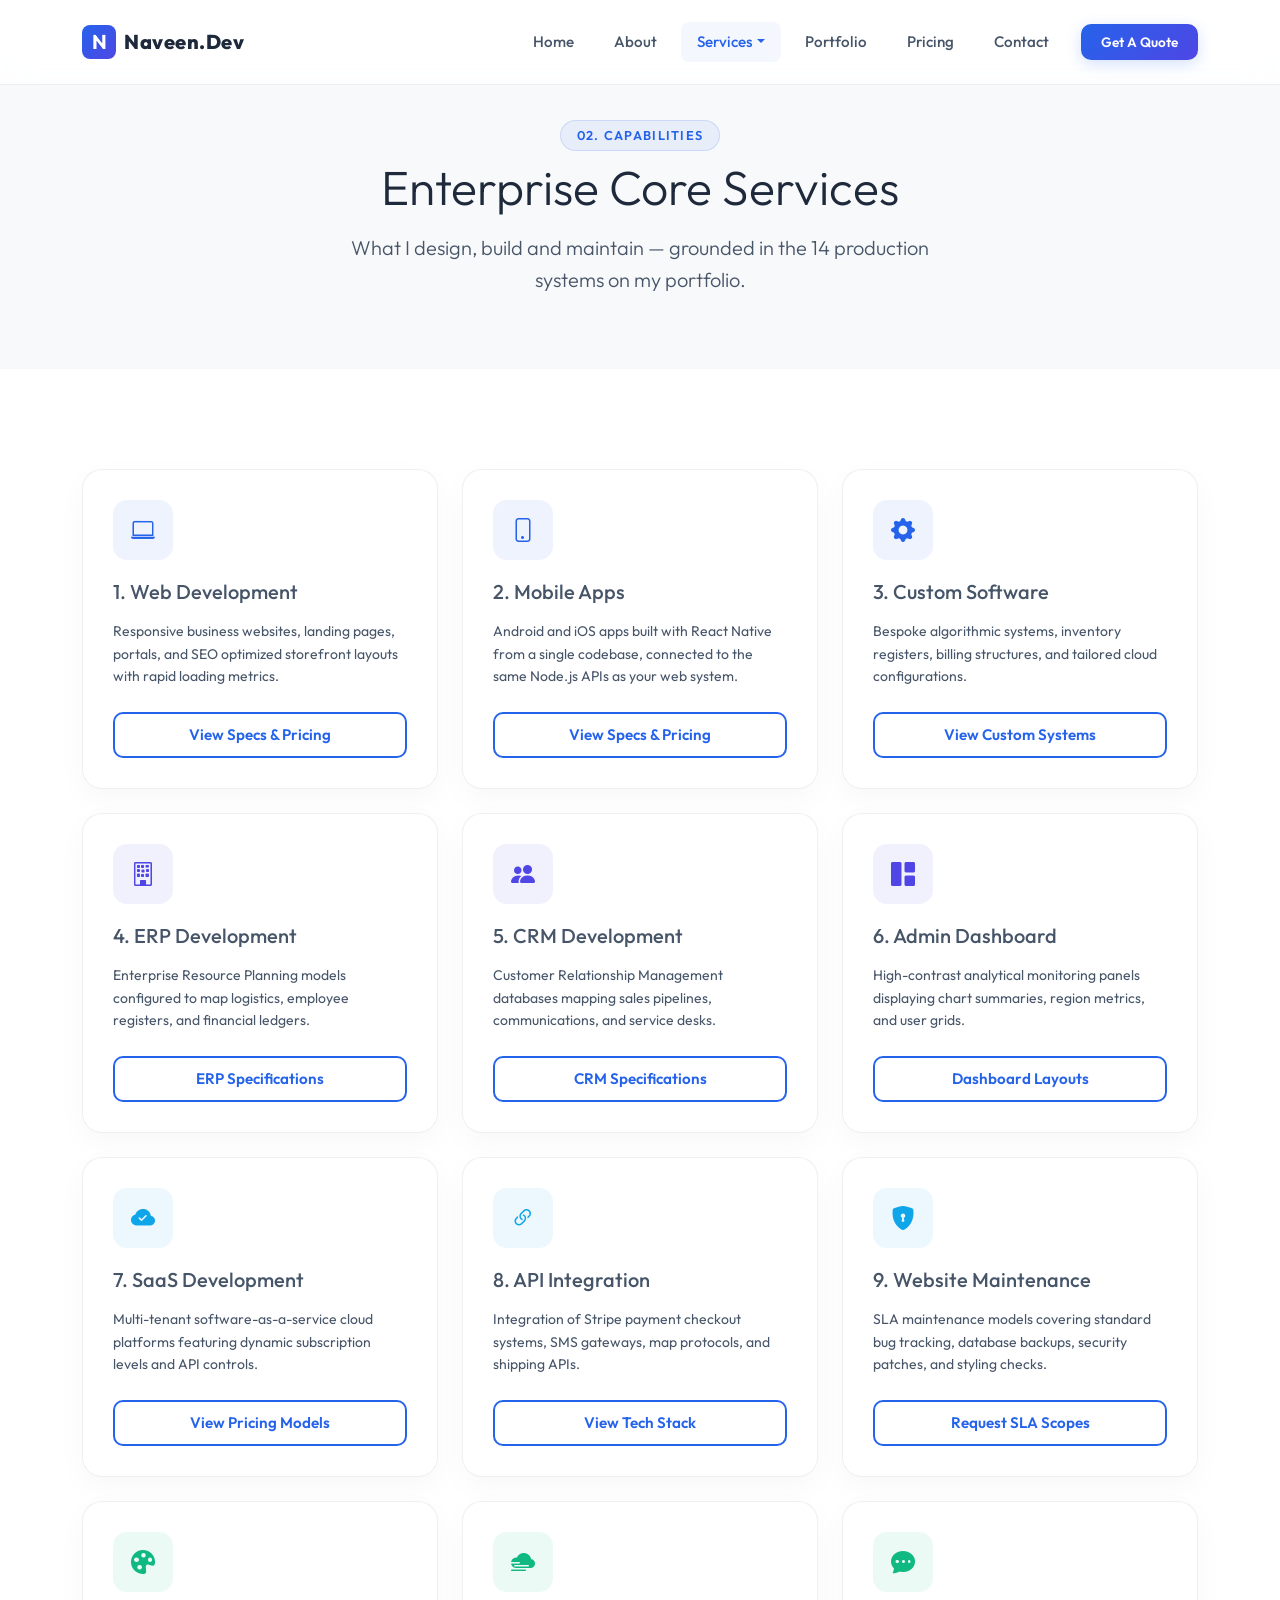
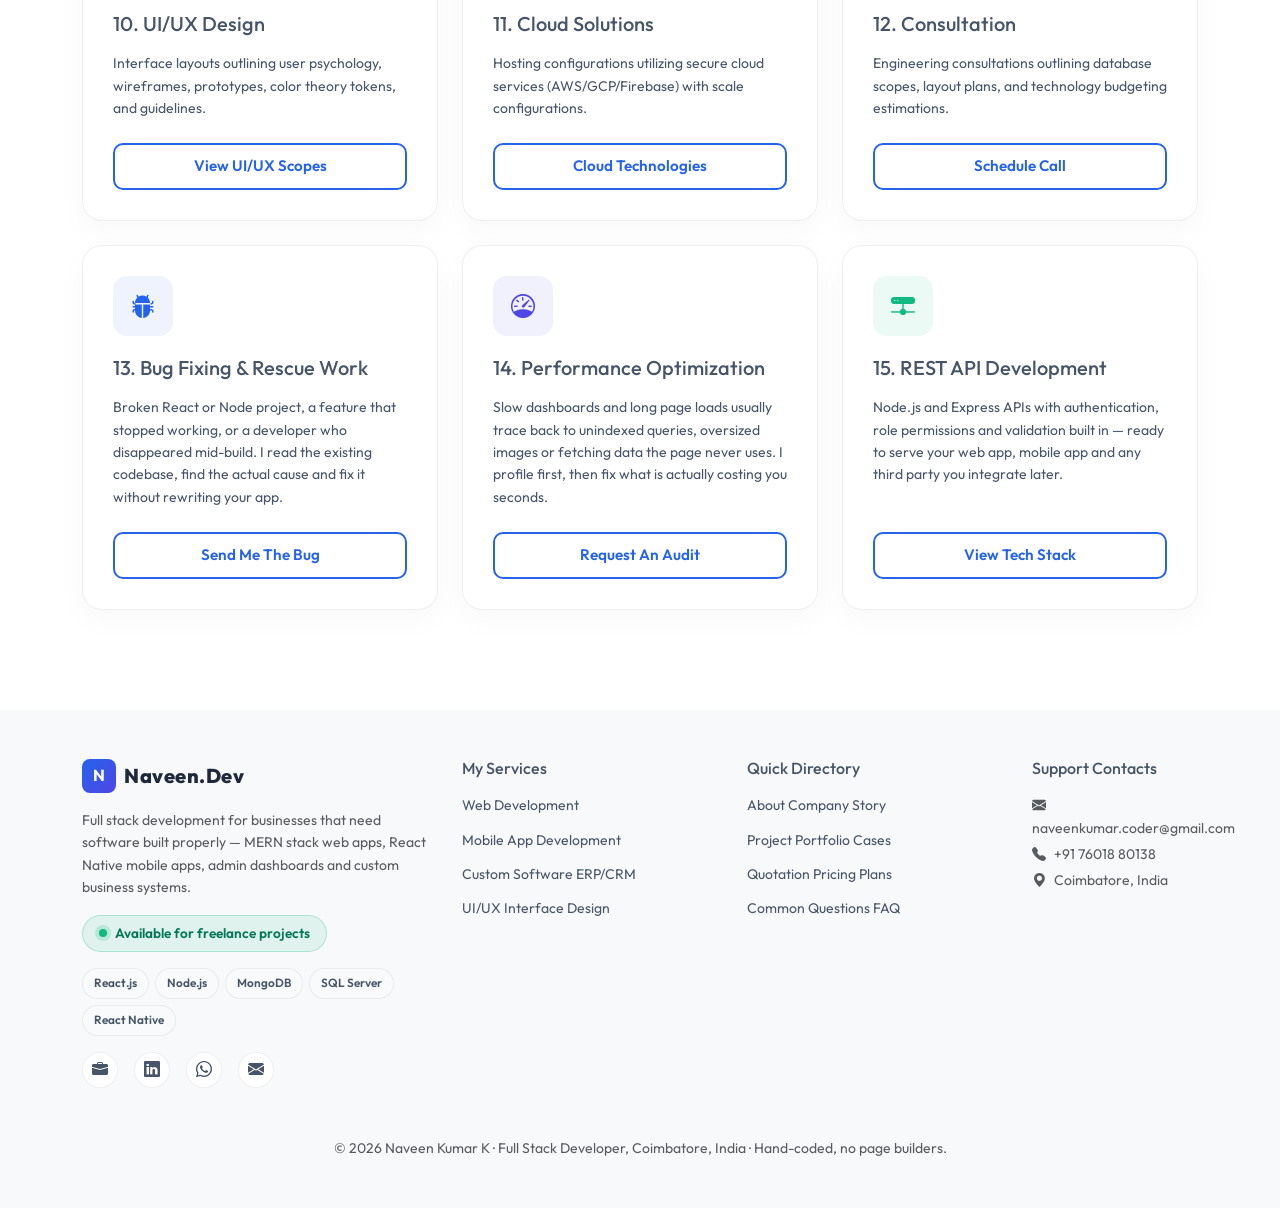
<file: services.html>
<!DOCTYPE html>
<html lang="en">
<head>
    <meta charset="UTF-8">
    <meta name="viewport" content="width=device-width, initial-scale=1.0">
    <title>Services | Naveen Kumar K</title>
    <meta name="description" content="Explore Naveen Kumar K' 12 core services: Web, Mobile, Custom Software, ERP, CRM, Cloud solutions, and UI/UX Design.">
    <link rel="icon" href="data:image/svg+xml,%3Csvg xmlns='http://www.w3.org/2000/svg' viewBox='0 0 100 100'%3E%3Crect width='100' height='100' rx='22' fill='%232563EB'/%3E%3Ctext x='50' y='70' font-family='Outfit,Arial,sans-serif' font-size='58' font-weight='700' fill='white' text-anchor='middle'%3EN.%3C/text%3E%3C/svg%3E">
    <!-- Link preview for WhatsApp, LinkedIn and Upwork proposals -->
    <!-- TODO: replace SITE_URL with your live domain once the site is hosted -->
    <meta property="og:type" content="website">
    <meta property="og:title" content="Services | Naveen Kumar K">
    <meta property="og:description" content="Explore Naveen Kumar K' 12 core services: Web, Mobile, Custom Software, ERP, CRM, Cloud solutions, and UI/UX Design.">
    <meta property="og:image" content="SITE_URL/hero_tech.png">
    <meta property="og:site_name" content="Naveen.Dev - Naveen Kumar K">
    <meta name="twitter:card" content="summary_large_image">
    <meta name="twitter:title" content="Services | Naveen Kumar K">
    <meta name="twitter:description" content="Explore Naveen Kumar K' 12 core services: Web, Mobile, Custom Software, ERP, CRM, Cloud solutions, and UI/UX Design.">
    <meta name="author" content="Naveen Kumar K">
    <link rel="preconnect" href="https://fonts.googleapis.com">
    <link rel="preconnect" href="https://fonts.gstatic.com" crossorigin>
    <link rel="preconnect" href="https://cdn.jsdelivr.net" crossorigin>
    <link href="https://fonts.googleapis.com/css2?family=Outfit:wght@300;400;500;600;700;800&display=swap" rel="stylesheet">
    <!-- Bootstrap 5 CSS -->
    <link href="https://cdn.jsdelivr.net/npm/bootstrap@5.3.2/dist/css/bootstrap.min.css" rel="stylesheet">
    <!-- Bootstrap Icons -->
    <link rel="stylesheet" href="https://cdn.jsdelivr.net/npm/bootstrap-icons@1.11.3/font/bootstrap-icons.min.css">
    <!-- Custom Style -->
    <link rel="stylesheet" href="style.css">
</head>
<body class="d-flex flex-column min-vh-100">

    <!-- Page Preloader -->
    <div class="preloader" id="preloader">
        <div class="spinner-custom"></div>
    </div>

    <!-- Navigation Bar with Mega Menu -->
    <nav class="navbar navbar-expand-lg fixed-top" id="mainNavbar">
        <div class="container">
            <a class="navbar-brand d-flex align-items-center gap-2" href="index.html">
                <div class="brand-logo fw-bold">N</div>
                <span class="brand-name">Naveen.Dev</span>
            </a>
            <button class="navbar-toggler border-0 shadow-none" type="button" data-bs-toggle="collapse" data-bs-target="#navbarNav" aria-controls="navbarNav" aria-expanded="false" aria-label="Toggle navigation">
                <span class="navbar-toggler-icon"></span>
            </button>
            <div class="collapse navbar-collapse" id="navbarNav">
                <ul class="navbar-nav ms-auto gap-1 gap-lg-2">
                    <li class="nav-item"><a class="nav-link" href="index.html">Home</a></li>
                    <li class="nav-item"><a class="nav-link" href="about.html">About</a></li>
                    <li class="nav-item dropdown dropdown-mega">
                        <a class="nav-link dropdown-toggle active" href="services.html" role="button" data-bs-toggle="dropdown" aria-expanded="false">Services</a>
                        <div class="dropdown-menu dropdown-mega-menu border-0">
                            <div class="row g-4">
                                <div class="col-lg-4">
                                    <div class="mega-menu-col-title">Core Capabilities</div>
                                    <a class="mega-menu-link" href="web-development.html"><i class="bi bi-laptop"></i> <div><strong>Web Development</strong><br><small class="text-muted">Business websites & e-commerce</small></div></a>
                                    <a class="mega-menu-link" href="mobile-development.html"><i class="bi bi-phone"></i> <div><strong>Mobile Apps</strong><br><small class="text-muted">iOS, Android & cross-platform</small></div></a>
                                    <a class="mega-menu-link" href="custom-software.html"><i class="bi bi-gear-fill"></i> <div><strong>Custom Software</strong><br><small class="text-muted">Tailored ERP, CRM & cloud logic</small></div></a>
                                    <a class="mega-menu-link" href="ui-ux.html"><i class="bi bi-palette-fill"></i> <div><strong>UI/UX Design</strong><br><small class="text-muted">Wireframes, user flows & prototyping</small></div></a>
                                </div>
                                <div class="col-lg-4">
                                    <div class="mega-menu-col-title">Software Systems</div>
                                    <a class="mega-menu-link" href="custom-software.html#erp"><i class="bi bi-building"></i> <div><strong>Enterprise ERP</strong><br><small class="text-muted">Resource and logistics tracking</small></div></a>
                                    <a class="mega-menu-link" href="custom-software.html#crm"><i class="bi bi-people-fill"></i> <div><strong>Sales CRM Software</strong><br><small class="text-muted">Manage relationships & lead pipelines</small></div></a>
                                    <a class="mega-menu-link" href="services.html#saas"><i class="bi bi-cloud-check-fill"></i> <div><strong>SaaS Cloud Platforms</strong><br><small class="text-muted">Modern cloud multi-tenant systems</small></div></a>
                                </div>
                                <div class="col-lg-4">
                                    <div class="mega-menu-col-title">Frameworks & Info</div>
                                    <a class="mega-menu-link" href="technologies.html"><i class="bi bi-database-fill-gear"></i> <div><strong>Technologies Stack</strong><br><small class="text-muted">My core engineering capability</small></div></a>
                                    <a class="mega-menu-link" href="process.html"><i class="bi bi-rocket-takeoff-fill"></i> <div><strong>Development Process</strong><br><small class="text-muted">Roadmap from planning to deploy</small></div></a>
                                    <a class="mega-menu-link" href="faq.html"><i class="bi bi-question-circle-fill"></i> <div><strong>Pre-Project FAQ</strong><br><small class="text-muted">Answers regarding budget and support</small></div></a>
                                </div>
                            </div>
                        </div>
                    </li>
                    <li class="nav-item"><a class="nav-link" href="portfolio.html">Portfolio</a></li>
                    <li class="nav-item"><a class="nav-link" href="pricing.html">Pricing</a></li>
                    <li class="nav-item"><a class="nav-link" href="contact.html">Contact</a></li>
                </ul>
                <div class="ms-lg-3 mt-3 mt-lg-0">
                    <a href="contact.html" class="btn btn-premium btn-premium-sm">Get A Quote</a>
                </div>
            </div>
        </div>
    </nav>

    <!-- Subpage Header -->
    <header class="py-5 mt-5 bg-light border-bottom border-light">
        <div class="container py-lg-4 text-center">
            <span class="badge badge-soft-primary mb-2 px-3 py-2 rounded-pill uppercase tracking-wider">02. Capabilities</span>
            <h1 class="display-5 fw-extrabold text-slate mb-3">Enterprise Core Services</h1>
            <p class="text-gray lead max-width-600 mx-auto mb-0">What I design, build and maintain &mdash; grounded in the 14 production systems on my portfolio.</p>
        </div>
    </header>

    <!-- 12 Services Grid Section -->
    <section class="py-100">
        <div class="container">
            <div class="row g-4">
                
                <!-- Service 1: Web Development -->
                <div class="col-lg-4 col-md-6 animate-on-scroll">
                    <div class="rounded-card d-flex flex-column justify-content-between">
                        <div>
                            <div class="icon-box-md primary"><i class="bi bi-laptop"></i></div>
                            <h3 class="h5 text-slate mb-3">1. Web Development</h3>
                            <p class="small text-gray mb-4">Responsive business websites, landing pages, portals, and SEO optimized storefront layouts with rapid loading metrics.</p>
                        </div>
                        <a href="web-development.html" class="btn btn-outline-premium btn-premium-sm w-100">View Specs & Pricing</a>
                    </div>
                </div>

                <!-- Service 2: Mobile App Development -->
                <div class="col-lg-4 col-md-6 animate-on-scroll">
                    <div class="rounded-card d-flex flex-column justify-content-between">
                        <div>
                            <div class="icon-box-md primary"><i class="bi bi-phone"></i></div>
                            <h3 class="h5 text-slate mb-3">2. Mobile Apps</h3>
                            <p class="small text-gray mb-4">Android and iOS apps built with React Native from a single codebase, connected to the same Node.js APIs as your web system.</p>
                        </div>
                        <a href="mobile-development.html" class="btn btn-outline-premium btn-premium-sm w-100">View Specs & Pricing</a>
                    </div>
                </div>

                <!-- Service 3: Custom Software Development -->
                <div class="col-lg-4 col-md-6 animate-on-scroll">
                    <div class="rounded-card d-flex flex-column justify-content-between">
                        <div>
                            <div class="icon-box-md primary"><i class="bi bi-gear-fill"></i></div>
                            <h3 class="h5 text-slate mb-3">3. Custom Software</h3>
                            <p class="small text-gray mb-4">Bespoke algorithmic systems, inventory registers, billing structures, and tailored cloud configurations.</p>
                        </div>
                        <a href="custom-software.html" class="btn btn-outline-premium btn-premium-sm w-100">View Custom Systems</a>
                    </div>
                </div>

                <!-- Service 4: ERP Development -->
                <div class="col-lg-4 col-md-6 animate-on-scroll">
                    <div class="rounded-card d-flex flex-column justify-content-between">
                        <div>
                            <div class="icon-box-md accent"><i class="bi bi-building"></i></div>
                            <h3 class="h5 text-slate mb-3">4. ERP Development</h3>
                            <p class="small text-gray mb-4">Enterprise Resource Planning models configured to map logistics, employee registers, and financial ledgers.</p>
                        </div>
                        <a href="custom-software.html#erp" class="btn btn-outline-premium btn-premium-sm w-100">ERP Specifications</a>
                    </div>
                </div>

                <!-- Service 5: CRM Development -->
                <div class="col-lg-4 col-md-6 animate-on-scroll">
                    <div class="rounded-card d-flex flex-column justify-content-between">
                        <div>
                            <div class="icon-box-md accent"><i class="bi bi-people-fill"></i></div>
                            <h3 class="h5 text-slate mb-3">5. CRM Development</h3>
                            <p class="small text-gray mb-4">Customer Relationship Management databases mapping sales pipelines, communications, and service desks.</p>
                        </div>
                        <a href="custom-software.html#crm" class="btn btn-outline-premium btn-premium-sm w-100">CRM Specifications</a>
                    </div>
                </div>

                <!-- Service 6: Admin Dashboard -->
                <div class="col-lg-4 col-md-6 animate-on-scroll">
                    <div class="rounded-card d-flex flex-column justify-content-between">
                        <div>
                            <div class="icon-box-md accent"><i class="bi bi-grid-1x2-fill"></i></div>
                            <h3 class="h5 text-slate mb-3">6. Admin Dashboard</h3>
                            <p class="small text-gray mb-4">High-contrast analytical monitoring panels displaying chart summaries, region metrics, and user grids.</p>
                        </div>
                        <a href="custom-software.html" class="btn btn-outline-premium btn-premium-sm w-100">Dashboard Layouts</a>
                    </div>
                </div>

                <!-- Service 7: SaaS Development -->
                <div id="saas" class="col-lg-4 col-md-6 animate-on-scroll">
                    <div class="rounded-card d-flex flex-column justify-content-between">
                        <div>
                            <div class="icon-box-md sky"><i class="bi bi-cloud-check-fill"></i></div>
                            <h3 class="h5 text-slate mb-3">7. SaaS Development</h3>
                            <p class="small text-gray mb-4">Multi-tenant software-as-a-service cloud platforms featuring dynamic subscription levels and API controls.</p>
                        </div>
                        <a href="pricing.html" class="btn btn-outline-premium btn-premium-sm w-100">View Pricing Models</a>
                    </div>
                </div>

                <!-- Service 8: API Integration -->
                <div class="col-lg-4 col-md-6 animate-on-scroll">
                    <div class="rounded-card d-flex flex-column justify-content-between">
                        <div>
                            <div class="icon-box-md sky"><i class="bi bi-link-45deg"></i></div>
                            <h3 class="h5 text-slate mb-3">8. API Integration</h3>
                            <p class="small text-gray mb-4">Integration of Stripe payment checkout systems, SMS gateways, map protocols, and shipping APIs.</p>
                        </div>
                        <a href="technologies.html" class="btn btn-outline-premium btn-premium-sm w-100">View Tech Stack</a>
                    </div>
                </div>

                <!-- Service 9: Website Maintenance -->
                <div class="col-lg-4 col-md-6 animate-on-scroll">
                    <div class="rounded-card d-flex flex-column justify-content-between">
                        <div>
                            <div class="icon-box-md sky"><i class="bi bi-shield-lock-fill"></i></div>
                            <h3 class="h5 text-slate mb-3">9. Website Maintenance</h3>
                            <p class="small text-gray mb-4">SLA maintenance models covering standard bug tracking, database backups, security patches, and styling checks.</p>
                        </div>
                        <a href="contact.html" class="btn btn-outline-premium btn-premium-sm w-100">Request SLA Scopes</a>
                    </div>
                </div>

                <!-- Service 10: UI/UX Design -->
                <div class="col-lg-4 col-md-6 animate-on-scroll">
                    <div class="rounded-card d-flex flex-column justify-content-between">
                        <div>
                            <div class="icon-box-md success"><i class="bi bi-palette-fill"></i></div>
                            <h3 class="h5 text-slate mb-3">10. UI/UX Design</h3>
                            <p class="small text-gray mb-4">Interface layouts outlining user psychology, wireframes, prototypes, color theory tokens, and guidelines.</p>
                        </div>
                        <a href="ui-ux.html" class="btn btn-outline-premium btn-premium-sm w-100">View UI/UX Scopes</a>
                    </div>
                </div>

                <!-- Service 11: Cloud Solutions -->
                <div class="col-lg-4 col-md-6 animate-on-scroll">
                    <div class="rounded-card d-flex flex-column justify-content-between">
                        <div>
                            <div class="icon-box-md success"><i class="bi bi-cloud-haze2-fill"></i></div>
                            <h3 class="h5 text-slate mb-3">11. Cloud Solutions</h3>
                            <p class="small text-gray mb-4">Hosting configurations utilizing secure cloud services (AWS/GCP/Firebase) with scale configurations.</p>
                        </div>
                        <a href="technologies.html" class="btn btn-outline-premium btn-premium-sm w-100">Cloud Technologies</a>
                    </div>
                </div>

                <!-- Service 12: Tech Consultation -->
                <div class="col-lg-4 col-md-6 animate-on-scroll">
                    <div class="rounded-card d-flex flex-column justify-content-between">
                        <div>
                            <div class="icon-box-md success"><i class="bi bi-chat-dots-fill"></i></div>
                            <h3 class="h5 text-slate mb-3">12. Consultation</h3>
                            <p class="small text-gray mb-4">Engineering consultations outlining database scopes, layout plans, and technology budgeting estimations.</p>
                        </div>
                        <a href="contact.html" class="btn btn-outline-premium btn-premium-sm w-100">Schedule Call</a>
                    </div>
                </div>

                <!-- Service 13: Bug Fixing -->
                <div class="col-lg-4 col-md-6 animate-on-scroll">
                    <div class="rounded-card d-flex flex-column justify-content-between">
                        <div>
                            <div class="icon-box-md primary"><i class="bi bi-bug-fill"></i></div>
                            <h3 class="h5 text-slate mb-3">13. Bug Fixing &amp; Rescue Work</h3>
                            <p class="small text-gray mb-4">Broken React or Node project, a feature that stopped working, or a developer who disappeared mid-build. I read the existing codebase, find the actual cause and fix it without rewriting your app.</p>
                        </div>
                        <a href="contact.html" class="btn btn-outline-premium btn-premium-sm w-100">Send Me The Bug</a>
                    </div>
                </div>

                <!-- Service 14: Performance Optimization -->
                <div class="col-lg-4 col-md-6 animate-on-scroll">
                    <div class="rounded-card d-flex flex-column justify-content-between">
                        <div>
                            <div class="icon-box-md accent"><i class="bi bi-speedometer"></i></div>
                            <h3 class="h5 text-slate mb-3">14. Performance Optimization</h3>
                            <p class="small text-gray mb-4">Slow dashboards and long page loads usually trace back to unindexed queries, oversized images or fetching data the page never uses. I profile first, then fix what is actually costing you seconds.</p>
                        </div>
                        <a href="contact.html" class="btn btn-outline-premium btn-premium-sm w-100">Request An Audit</a>
                    </div>
                </div>

                <!-- Service 15: REST API Development -->
                <div class="col-lg-4 col-md-6 animate-on-scroll">
                    <div class="rounded-card d-flex flex-column justify-content-between">
                        <div>
                            <div class="icon-box-md success"><i class="bi bi-hdd-network-fill"></i></div>
                            <h3 class="h5 text-slate mb-3">15. REST API Development</h3>
                            <p class="small text-gray mb-4">Node.js and Express APIs with authentication, role permissions and validation built in &mdash; ready to serve your web app, mobile app and any third party you integrate later.</p>
                        </div>
                        <a href="technologies.html" class="btn btn-outline-premium btn-premium-sm w-100">View Tech Stack</a>
                    </div>
                </div>

            </div>
        </div>
    </section>

    <!-- Footer Row -->
    <footer class="py-5 bg-light border-top border-light mt-auto">
        <div class="container">
            <div class="row g-4 justify-content-between text-center text-md-start">
                <div class="col-lg-4 col-12">
                    <div class="footer-logo d-flex align-items-center justify-content-center justify-content-md-start gap-2 mb-3">
                        <div class="brand-logo fw-bold">N</div>
                        <span class="brand-name">Naveen.Dev</span>
                    </div>
                    <p class="small text-muted mb-3">Full stack development for businesses that need software built properly &mdash; MERN stack web apps, React Native mobile apps, admin dashboards and custom business systems.</p>
                    <div class="mb-3">
                        <span class="availability-pill"><span class="availability-dot"></span> Available for freelance projects</span>
                    </div>
                    <div class="profile-stack mb-3">
                        <span>React.js</span>
                        <span>Node.js</span>
                        <span>MongoDB</span>
                        <span>SQL Server</span>
                        <span>React Native</span>
                    </div>
                    <div class="d-flex justify-content-center justify-content-md-start gap-2">
                        <a href="https://www.upwork.com/freelancers/~010cbae54f7f3a4a92" target="_blank" rel="noopener" class="footer-social-icon" title="Hire me on Upwork" aria-label="Upwork"><i class="bi bi-briefcase-fill"></i></a>
                        <a href="https://www.linkedin.com/in/naveen-kumar-a76729263" target="_blank" rel="noopener" class="footer-social-icon" title="LinkedIn" aria-label="LinkedIn"><i class="bi bi-linkedin"></i></a>
                        <a href="https://wa.me/917601880138" target="_blank" rel="noopener" class="footer-social-icon" title="WhatsApp" aria-label="WhatsApp"><i class="bi bi-whatsapp"></i></a>
                        <a href="mailto:naveenkumar.coder@gmail.com" class="footer-social-icon" title="Email" aria-label="Email"><i class="bi bi-envelope-fill"></i></a>
                    </div>
                </div>
                <div class="col-md-3 col-6">
                    <h5 class="h6 mb-3">My Services</h5>
                    <a href="web-development.html" class="footer-link small">Web Development</a>
                    <a href="mobile-development.html" class="footer-link small">Mobile App Development</a>
                    <a href="custom-software.html" class="footer-link small">Custom Software ERP/CRM</a>
                    <a href="ui-ux.html" class="footer-link small">UI/UX Interface Design</a>
                </div>
                <div class="col-md-3 col-6">
                    <h5 class="h6 mb-3">Quick Directory</h5>
                    <a href="about.html" class="footer-link small">About Company Story</a>
                    <a href="portfolio.html" class="footer-link small">Project Portfolio Cases</a>
                    <a href="pricing.html" class="footer-link small">Quotation Pricing Plans</a>
                    <a href="faq.html" class="footer-link small">Common Questions FAQ</a>
                </div>
                <div class="col-lg-2 col-12">
                    <h5 class="h6 mb-3">Support Contacts</h5>
                    <p class="small text-muted mb-1"><i class="bi bi-envelope-fill me-2"></i>naveenkumar.coder@gmail.com</p>
                    <p class="small text-muted mb-1"><i class="bi bi-telephone-fill me-2"></i>+91 76018 80138</p>
                    <p class="small text-muted mb-3"><i class="bi bi-geo-alt-fill me-2"></i>Coimbatore, India</p>
                </div>
            </div>
            <hr class="border-light my-4">
            <div class="text-center text-muted small">
                &copy; 2026 Naveen Kumar K &middot; Full Stack Developer, Coimbatore, India &middot; Hand-coded, no page builders.
            </div>
        </div>
    </footer>

    <!-- Back to Top Button -->
    <button id="backToTop" class="back-to-top-btn" title="Back to Top">
        <i class="bi bi-arrow-up-short"></i>
    </button>

    <!-- Bootstrap Bundle with Popper JS -->
    <script defer src="https://cdn.jsdelivr.net/npm/bootstrap@5.3.2/dist/js/bootstrap.bundle.min.js"></script>
    <!-- Custom JS -->
    <script defer src="script.js"></script>
</body>
</html>
</file>
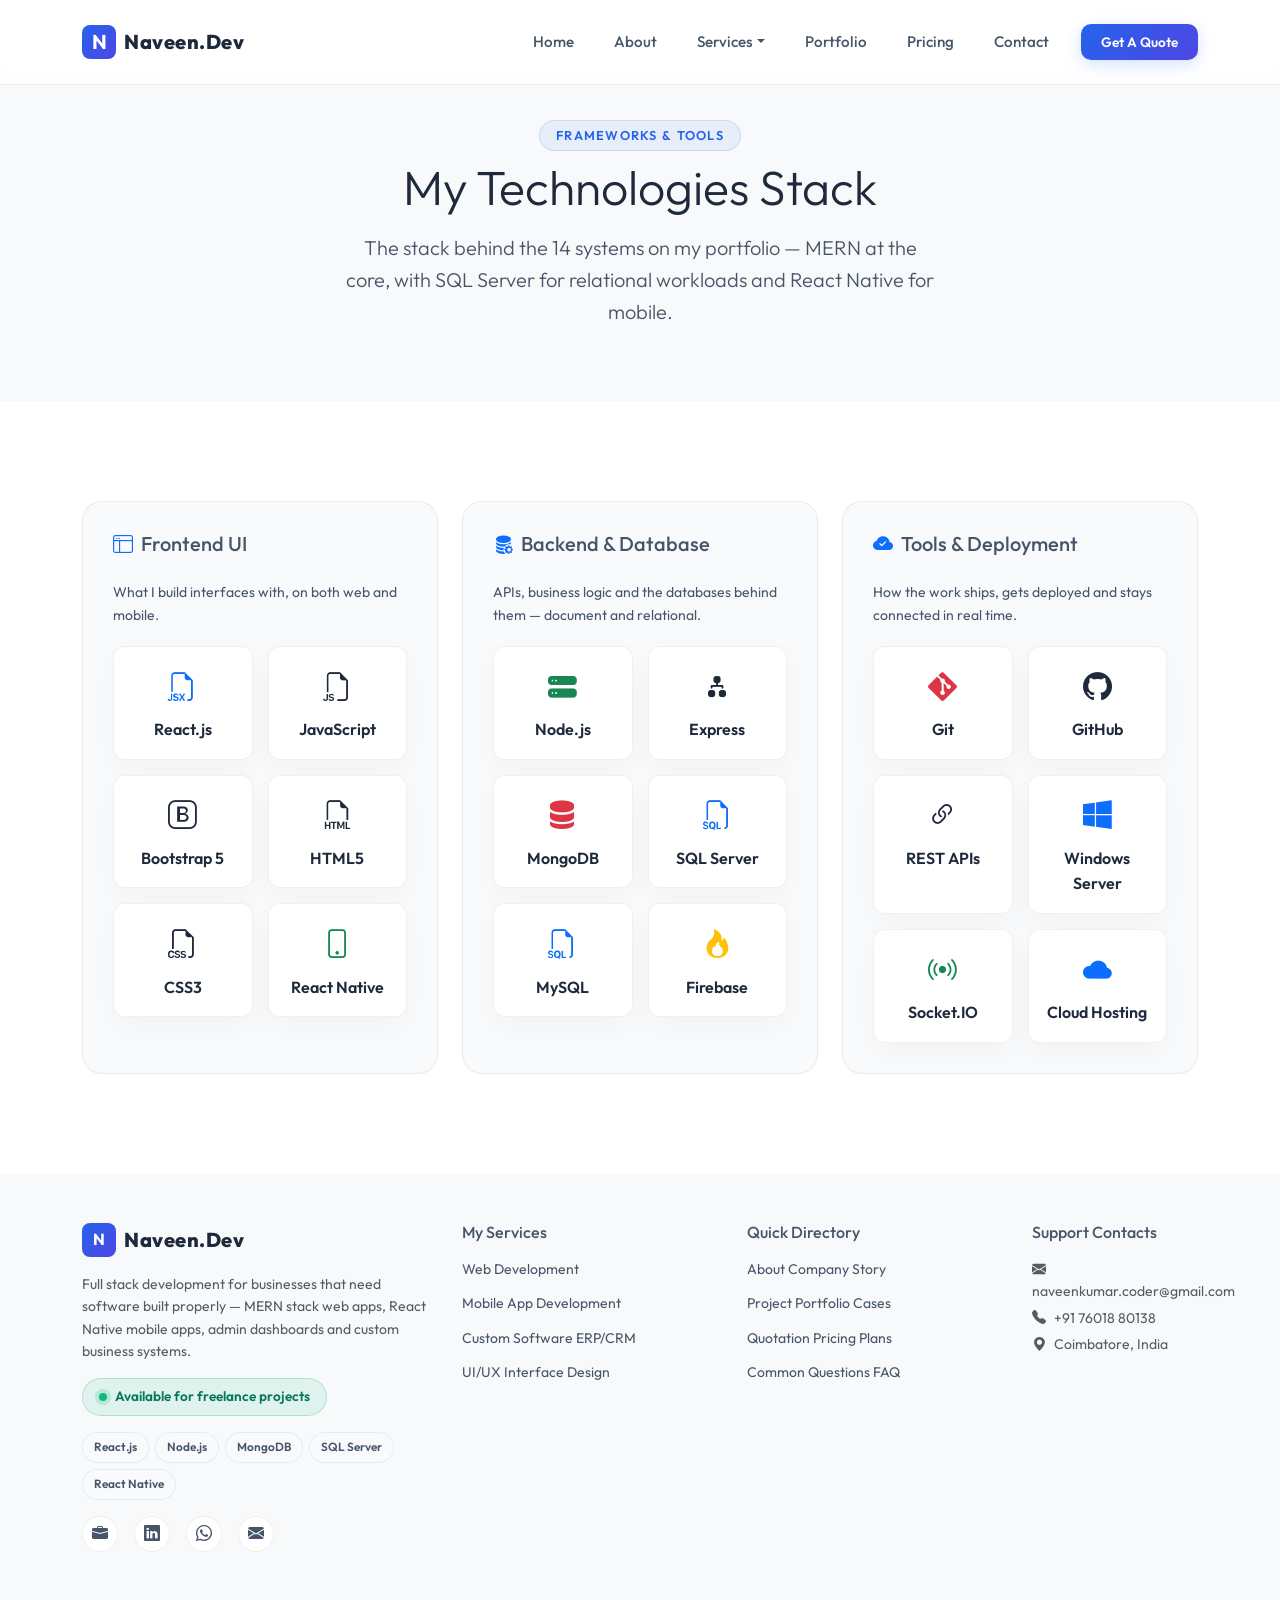
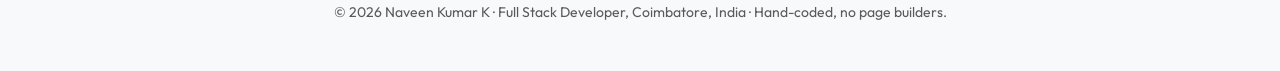
<file: technologies.html>
<!DOCTYPE html>
<html lang="en">
<head>
    <meta charset="UTF-8">
    <meta name="viewport" content="width=device-width, initial-scale=1.0">
    <title>Technologies | Naveen Kumar K</title>
    <meta name="description" content="Read details on Naveen Kumar K' frontend, backend, database, and cloud engineering technologies.">
    <link rel="icon" href="data:image/svg+xml,%3Csvg xmlns='http://www.w3.org/2000/svg' viewBox='0 0 100 100'%3E%3Crect width='100' height='100' rx='22' fill='%232563EB'/%3E%3Ctext x='50' y='70' font-family='Outfit,Arial,sans-serif' font-size='58' font-weight='700' fill='white' text-anchor='middle'%3EN.%3C/text%3E%3C/svg%3E">
    <!-- Link preview for WhatsApp, LinkedIn and Upwork proposals -->
    <!-- TODO: replace SITE_URL with your live domain once the site is hosted -->
    <meta property="og:type" content="website">
    <meta property="og:title" content="Technologies | Naveen Kumar K">
    <meta property="og:description" content="Read details on Naveen Kumar K' frontend, backend, database, and cloud engineering technologies.">
    <meta property="og:image" content="SITE_URL/hero_tech.png">
    <meta property="og:site_name" content="Naveen.Dev - Naveen Kumar K">
    <meta name="twitter:card" content="summary_large_image">
    <meta name="twitter:title" content="Technologies | Naveen Kumar K">
    <meta name="twitter:description" content="Read details on Naveen Kumar K' frontend, backend, database, and cloud engineering technologies.">
    <meta name="author" content="Naveen Kumar K">
    <link rel="preconnect" href="https://fonts.googleapis.com">
    <link rel="preconnect" href="https://fonts.gstatic.com" crossorigin>
    <link rel="preconnect" href="https://cdn.jsdelivr.net" crossorigin>
    <link href="https://fonts.googleapis.com/css2?family=Outfit:wght@300;400;500;600;700;800&display=swap" rel="stylesheet">
    <!-- Bootstrap 5 CSS -->
    <link href="https://cdn.jsdelivr.net/npm/bootstrap@5.3.2/dist/css/bootstrap.min.css" rel="stylesheet">
    <!-- Bootstrap Icons -->
    <link rel="stylesheet" href="https://cdn.jsdelivr.net/npm/bootstrap-icons@1.11.3/font/bootstrap-icons.min.css">
    <!-- Custom Style -->
    <link rel="stylesheet" href="style.css">
</head>
<body class="d-flex flex-column min-vh-100">

    <!-- Page Preloader -->
    <div class="preloader" id="preloader">
        <div class="spinner-custom"></div>
    </div>

    <!-- Navigation Bar with Mega Menu -->
    <nav class="navbar navbar-expand-lg fixed-top" id="mainNavbar">
        <div class="container">
            <a class="navbar-brand d-flex align-items-center gap-2" href="index.html">
                <div class="brand-logo fw-bold">N</div>
                <span class="brand-name">Naveen.Dev</span>
            </a>
            <button class="navbar-toggler border-0 shadow-none" type="button" data-bs-toggle="collapse" data-bs-target="#navbarNav" aria-controls="navbarNav" aria-expanded="false" aria-label="Toggle navigation">
                <span class="navbar-toggler-icon"></span>
            </button>
            <div class="collapse navbar-collapse" id="navbarNav">
                <ul class="navbar-nav ms-auto gap-1 gap-lg-2">
                    <li class="nav-item"><a class="nav-link" href="index.html">Home</a></li>
                    <li class="nav-item"><a class="nav-link" href="about.html">About</a></li>
                    <li class="nav-item dropdown dropdown-mega">
                        <a class="nav-link dropdown-toggle" href="services.html" role="button" data-bs-toggle="dropdown" aria-expanded="false">Services</a>
                        <div class="dropdown-menu dropdown-mega-menu border-0">
                            <div class="row g-4">
                                <div class="col-lg-4">
                                    <div class="mega-menu-col-title">Core Capabilities</div>
                                    <a class="mega-menu-link" href="web-development.html"><i class="bi bi-laptop"></i> <div><strong>Web Development</strong><br><small class="text-muted">Business websites & e-commerce</small></div></a>
                                    <a class="mega-menu-link" href="mobile-development.html"><i class="bi bi-phone"></i> <div><strong>Mobile Apps</strong><br><small class="text-muted">iOS, Android & cross-platform</small></div></a>
                                    <a class="mega-menu-link" href="custom-software.html"><i class="bi bi-gear-fill"></i> <div><strong>Custom Software</strong><br><small class="text-muted">Tailored ERP, CRM & cloud logic</small></div></a>
                                    <a class="mega-menu-link" href="ui-ux.html"><i class="bi bi-palette-fill"></i> <div><strong>UI/UX Design</strong><br><small class="text-muted">Wireframes, user flows & prototyping</small></div></a>
                                </div>
                                <div class="col-lg-4">
                                    <div class="mega-menu-col-title">Software Systems</div>
                                    <a class="mega-menu-link" href="custom-software.html#erp"><i class="bi bi-building"></i> <div><strong>Enterprise ERP</strong><br><small class="text-muted">Resource and logistics tracking</small></div></a>
                                    <a class="mega-menu-link" href="custom-software.html#crm"><i class="bi bi-people-fill"></i> <div><strong>Sales CRM Software</strong><br><small class="text-muted">Manage relationships & lead pipelines</small></div></a>
                                    <a class="mega-menu-link" href="services.html#saas"><i class="bi bi-cloud-check-fill"></i> <div><strong>SaaS Cloud Platforms</strong><br><small class="text-muted">Modern cloud multi-tenant systems</small></div></a>
                                </div>
                                <div class="col-lg-4">
                                    <div class="mega-menu-col-title">Frameworks & Info</div>
                                    <a class="mega-menu-link" href="technologies.html"><i class="bi bi-database-fill-gear"></i> <div><strong>Technologies Stack</strong><br><small class="text-muted">My core engineering capability</small></div></a>
                                    <a class="mega-menu-link" href="process.html"><i class="bi bi-rocket-takeoff-fill"></i> <div><strong>Development Process</strong><br><small class="text-muted">Roadmap from planning to deploy</small></div></a>
                                    <a class="mega-menu-link" href="faq.html"><i class="bi bi-question-circle-fill"></i> <div><strong>Pre-Project FAQ</strong><br><small class="text-muted">Answers regarding budget and support</small></div></a>
                                </div>
                            </div>
                        </div>
                    </li>
                    <li class="nav-item"><a class="nav-link" href="portfolio.html">Portfolio</a></li>
                    <li class="nav-item"><a class="nav-link" href="pricing.html">Pricing</a></li>
                    <li class="nav-item"><a class="nav-link" href="contact.html">Contact</a></li>
                </ul>
                <div class="ms-lg-3 mt-3 mt-lg-0">
                    <a href="contact.html" class="btn btn-premium btn-premium-sm">Get A Quote</a>
                </div>
            </div>
        </div>
    </nav>

    <!-- Subpage Header -->
    <header class="py-5 mt-5 bg-light border-bottom border-light">
        <div class="container py-lg-4 text-center">
            <span class="badge badge-soft-primary mb-2 px-3 py-2 rounded-pill uppercase tracking-wider">Frameworks & Tools</span>
            <h1 class="display-5 fw-extrabold text-slate mb-3">My Technologies Stack</h1>
            <p class="text-gray lead max-width-600 mx-auto mb-0">The stack behind the 14 systems on my portfolio &mdash; MERN at the core, with SQL Server for relational workloads and React Native for mobile.</p>
        </div>
    </header>

    <!-- Technology Categories Cards Section -->
    <section class="py-100">
        <div class="container">
            <div class="row g-4">
                
                <!-- Frontend -->
                <div class="col-lg-4 animate-on-scroll">
                    <div class="tech-cat-card">
                        <h3 class="h5 text-slate border-bottom border-light pb-2 mb-3"><i class="bi bi-window-sidebar text-primary me-2"></i>Frontend UI</h3>
                        <p class="small text-gray">What I build interfaces with, on both web and mobile.</p>
                        <div class="tech-grid-list">
                            <div class="tech-grid-item"><i class="bi bi-filetype-jsx text-primary"></i>React.js</div>
                            <div class="tech-grid-item"><i class="bi bi-filetype-js text-yellow"></i>JavaScript</div>
                            <div class="tech-grid-item"><i class="bi bi-bootstrap text-purple"></i>Bootstrap 5</div>
                            <div class="tech-grid-item"><i class="bi bi-filetype-html text-orange"></i>HTML5</div>
                            <div class="tech-grid-item"><i class="bi bi-filetype-css text-blue"></i>CSS3</div>
                            <div class="tech-grid-item"><i class="bi bi-phone text-success"></i>React Native</div>
                        </div>
                    </div>
                </div>

                <!-- Backend & DB -->
                <div class="col-lg-4 animate-on-scroll">
                    <div class="tech-cat-card">
                        <h3 class="h5 text-slate border-bottom border-light pb-2 mb-3"><i class="bi bi-database-fill-gear text-primary me-2"></i>Backend & Database</h3>
                        <p class="small text-gray">APIs, business logic and the databases behind them &mdash; document and relational.</p>
                        <div class="tech-grid-list">
                            <div class="tech-grid-item"><i class="bi bi-hdd-stack-fill text-success"></i>Node.js</div>
                            <div class="tech-grid-item"><i class="bi bi-diagram-2-fill text-slate"></i>Express</div>
                            <div class="tech-grid-item"><i class="bi bi-server text-danger"></i>MongoDB</div>
                            <div class="tech-grid-item"><i class="bi bi-filetype-sql text-primary"></i>SQL Server</div>
                            <div class="tech-grid-item"><i class="bi bi-filetype-sql text-primary"></i>MySQL</div>
                            <div class="tech-grid-item"><i class="bi bi-fire text-warning"></i>Firebase</div>
                        </div>
                    </div>
                </div>

                <!-- Cloud & DevOps -->
                <div class="col-lg-4 animate-on-scroll">
                    <div class="tech-cat-card">
                        <h3 class="h5 text-slate border-bottom border-light pb-2 mb-3"><i class="bi bi-cloud-check-fill text-primary me-2"></i>Tools &amp; Deployment</h3>
                        <p class="small text-gray">How the work ships, gets deployed and stays connected in real time.</p>
                        <div class="tech-grid-list">
                            <div class="tech-grid-item"><i class="bi bi-git text-danger"></i>Git</div>
                            <div class="tech-grid-item"><i class="bi bi-github text-slate"></i>GitHub</div>
                            <div class="tech-grid-item"><i class="bi bi-link-45deg text-accent"></i>REST APIs</div>
                            <div class="tech-grid-item"><i class="bi bi-windows text-primary"></i>Windows Server</div>
                            <div class="tech-grid-item"><i class="bi bi-broadcast text-success"></i>Socket.IO</div>
                            <div class="tech-grid-item"><i class="bi bi-cloudy-fill text-primary"></i>Cloud Hosting</div>
                        </div>
                    </div>
                </div>

            </div>
        </div>
    </section>

    <!-- Footer Row -->
    <footer class="py-5 bg-light border-top border-light mt-auto">
        <div class="container">
            <div class="row g-4 justify-content-between text-center text-md-start">
                <div class="col-lg-4 col-12">
                    <div class="footer-logo d-flex align-items-center justify-content-center justify-content-md-start gap-2 mb-3">
                        <div class="brand-logo fw-bold">N</div>
                        <span class="brand-name">Naveen.Dev</span>
                    </div>
                    <p class="small text-muted mb-3">Full stack development for businesses that need software built properly &mdash; MERN stack web apps, React Native mobile apps, admin dashboards and custom business systems.</p>
                    <div class="mb-3">
                        <span class="availability-pill"><span class="availability-dot"></span> Available for freelance projects</span>
                    </div>
                    <div class="profile-stack mb-3">
                        <span>React.js</span>
                        <span>Node.js</span>
                        <span>MongoDB</span>
                        <span>SQL Server</span>
                        <span>React Native</span>
                    </div>
                    <div class="d-flex justify-content-center justify-content-md-start gap-2">
                        <a href="https://www.upwork.com/freelancers/~010cbae54f7f3a4a92" target="_blank" rel="noopener" class="footer-social-icon" title="Hire me on Upwork" aria-label="Upwork"><i class="bi bi-briefcase-fill"></i></a>
                        <a href="https://www.linkedin.com/in/naveen-kumar-a76729263" target="_blank" rel="noopener" class="footer-social-icon" title="LinkedIn" aria-label="LinkedIn"><i class="bi bi-linkedin"></i></a>
                        <a href="https://wa.me/917601880138" target="_blank" rel="noopener" class="footer-social-icon" title="WhatsApp" aria-label="WhatsApp"><i class="bi bi-whatsapp"></i></a>
                        <a href="mailto:naveenkumar.coder@gmail.com" class="footer-social-icon" title="Email" aria-label="Email"><i class="bi bi-envelope-fill"></i></a>
                    </div>
                </div>
                <div class="col-md-3 col-6">
                    <h5 class="h6 mb-3">My Services</h5>
                    <a href="web-development.html" class="footer-link small">Web Development</a>
                    <a href="mobile-development.html" class="footer-link small">Mobile App Development</a>
                    <a href="custom-software.html" class="footer-link small">Custom Software ERP/CRM</a>
                    <a href="ui-ux.html" class="footer-link small">UI/UX Interface Design</a>
                </div>
                <div class="col-md-3 col-6">
                    <h5 class="h6 mb-3">Quick Directory</h5>
                    <a href="about.html" class="footer-link small">About Company Story</a>
                    <a href="portfolio.html" class="footer-link small">Project Portfolio Cases</a>
                    <a href="pricing.html" class="footer-link small">Quotation Pricing Plans</a>
                    <a href="faq.html" class="footer-link small">Common Questions FAQ</a>
                </div>
                <div class="col-lg-2 col-12">
                    <h5 class="h6 mb-3">Support Contacts</h5>
                    <p class="small text-muted mb-1"><i class="bi bi-envelope-fill me-2"></i>naveenkumar.coder@gmail.com</p>
                    <p class="small text-muted mb-1"><i class="bi bi-telephone-fill me-2"></i>+91 76018 80138</p>
                    <p class="small text-muted mb-3"><i class="bi bi-geo-alt-fill me-2"></i>Coimbatore, India</p>
                </div>
            </div>
            <hr class="border-light my-4">
            <div class="text-center text-muted small">
                &copy; 2026 Naveen Kumar K &middot; Full Stack Developer, Coimbatore, India &middot; Hand-coded, no page builders.
            </div>
        </div>
    </footer>

    <!-- Back to Top Button -->
    <button id="backToTop" class="back-to-top-btn" title="Back to Top">
        <i class="bi bi-arrow-up-short"></i>
    </button>

    <!-- Bootstrap Bundle with Popper JS -->
    <script defer src="https://cdn.jsdelivr.net/npm/bootstrap@5.3.2/dist/js/bootstrap.bundle.min.js"></script>
    <!-- Custom JS -->
    <script defer src="script.js"></script>
</body>
</html>
</file>
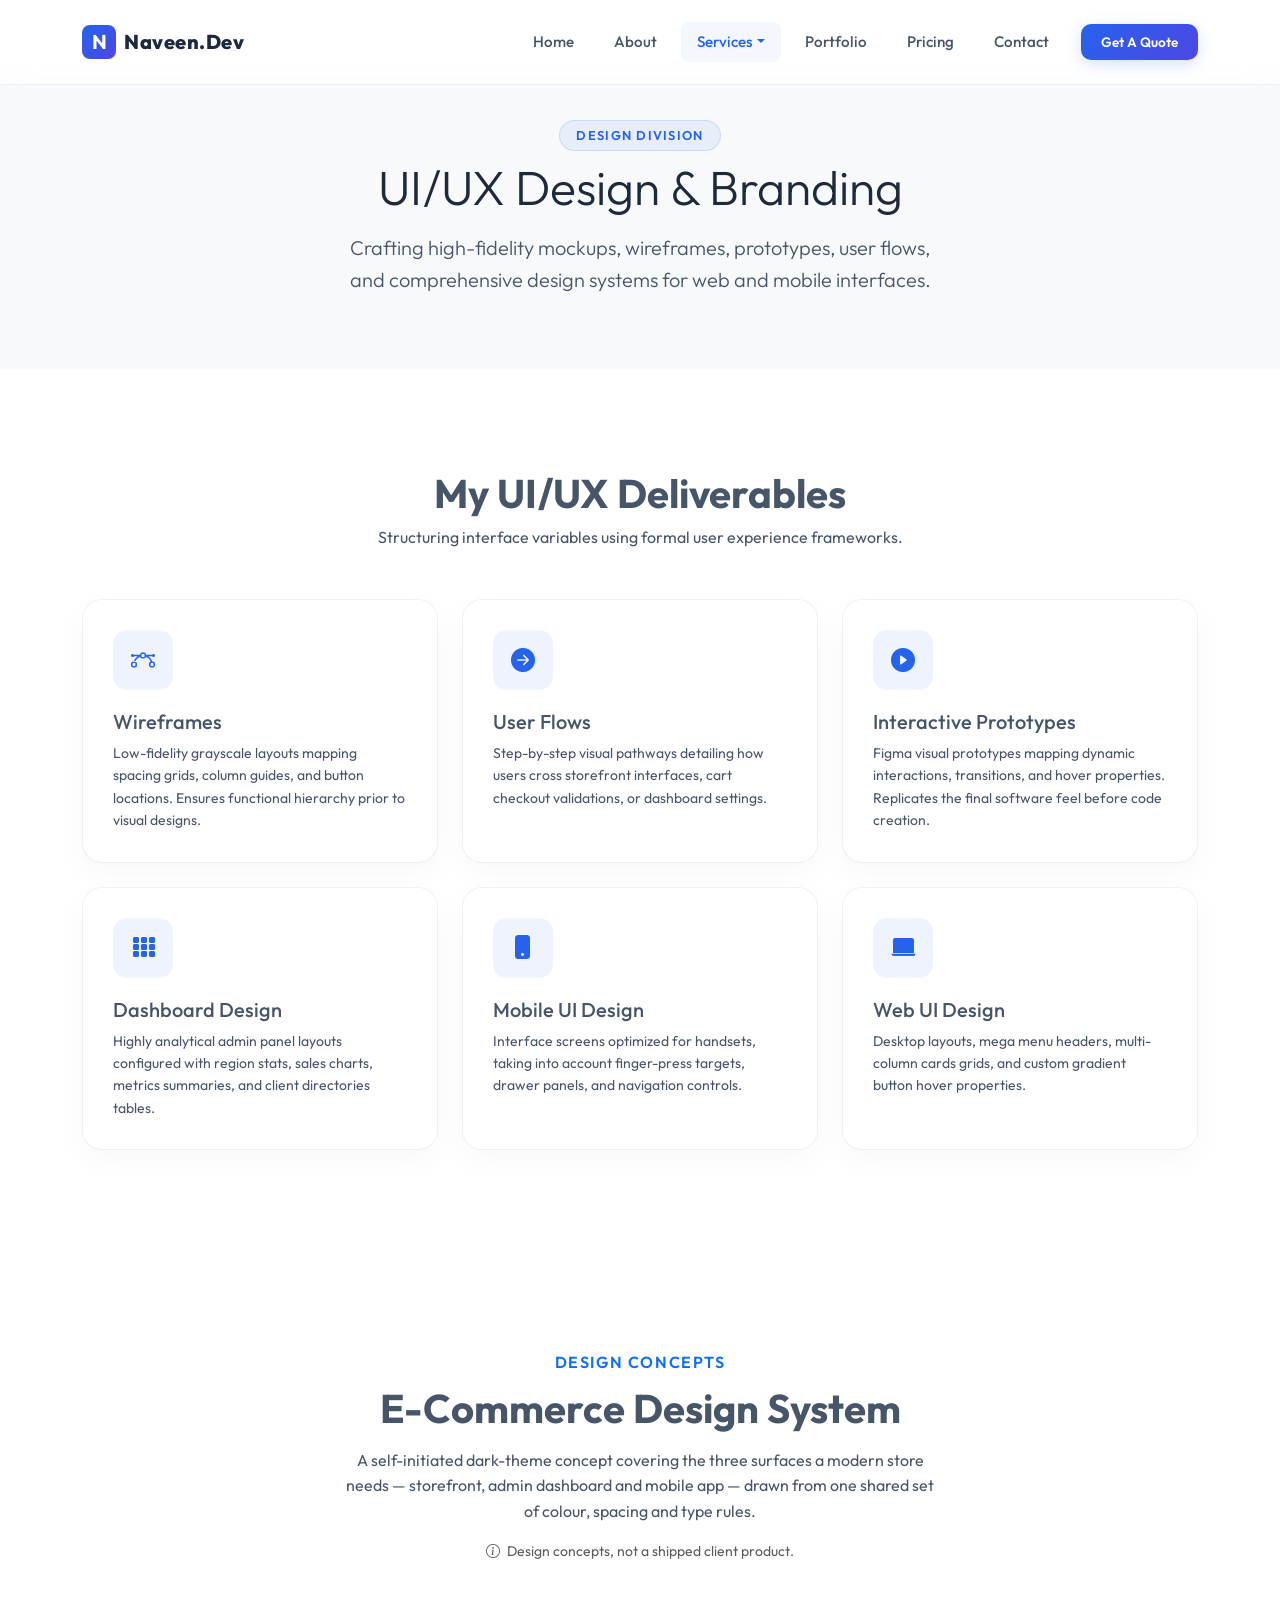
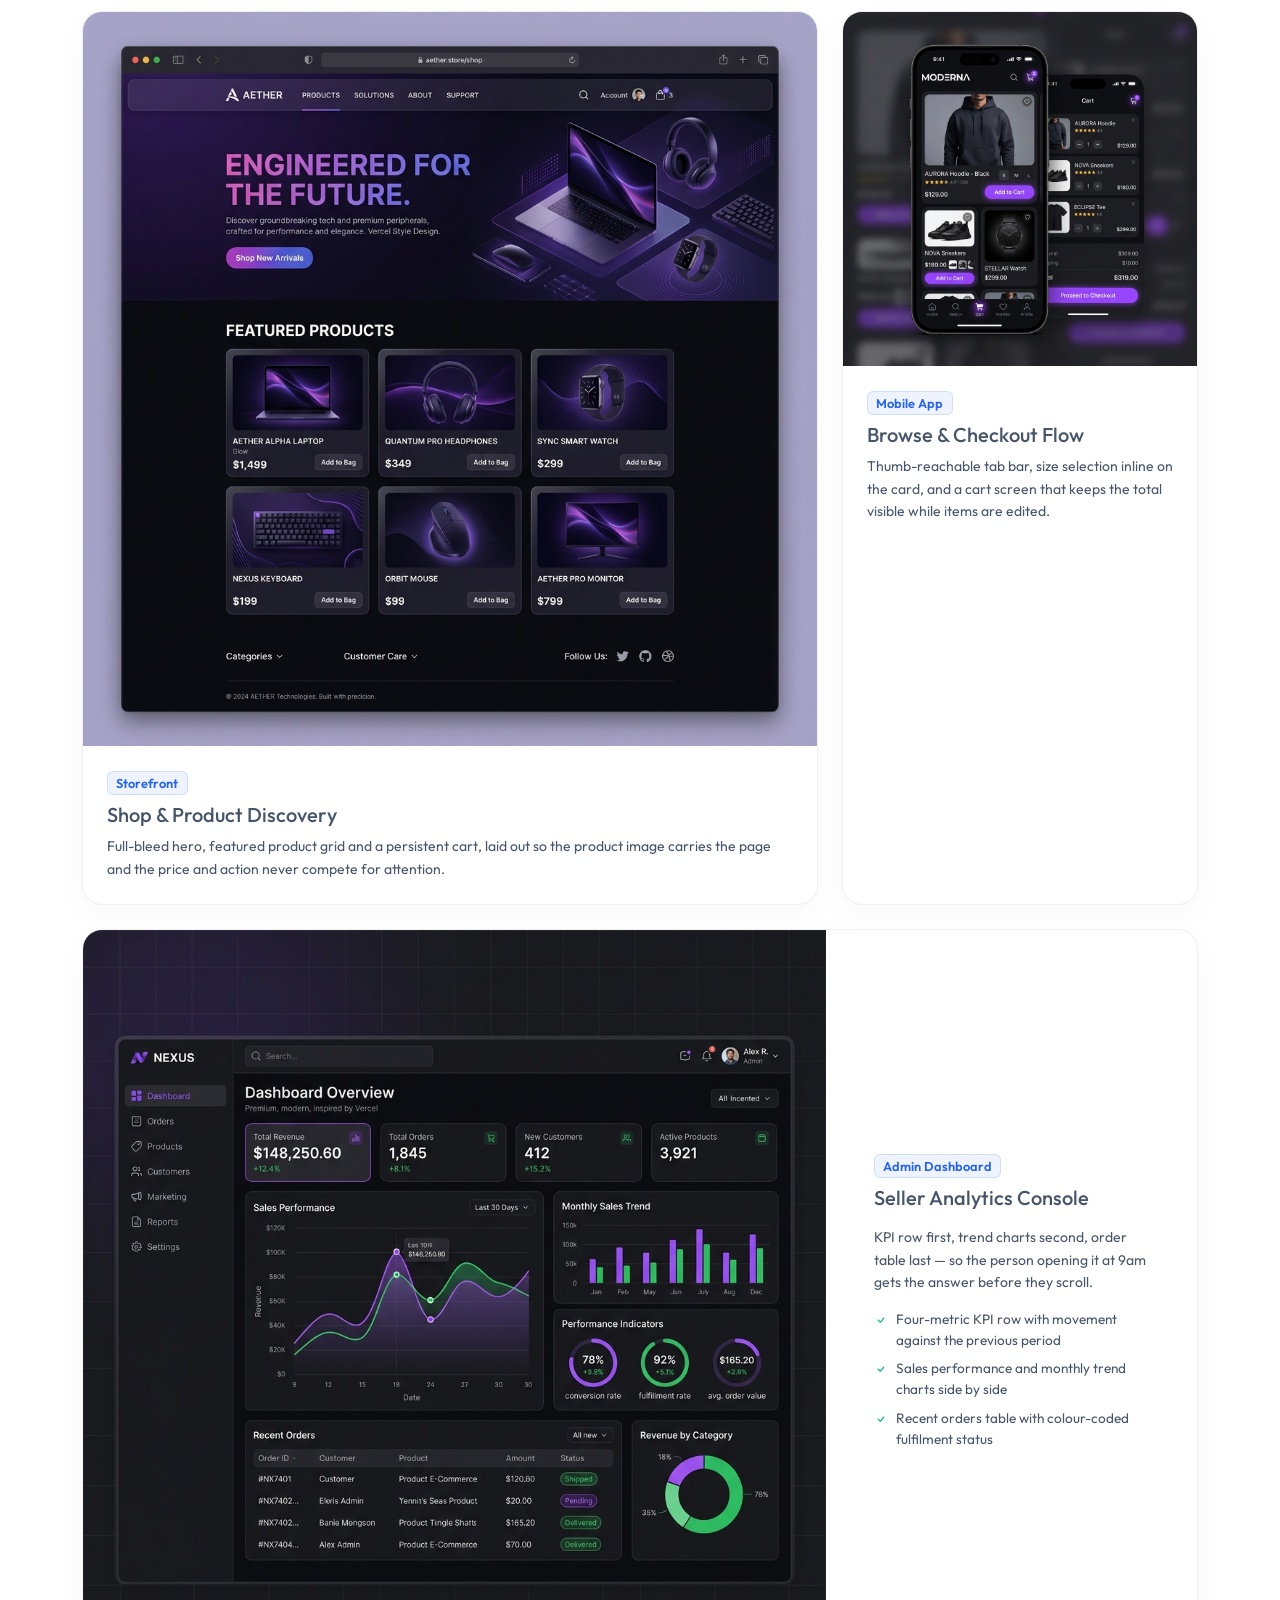
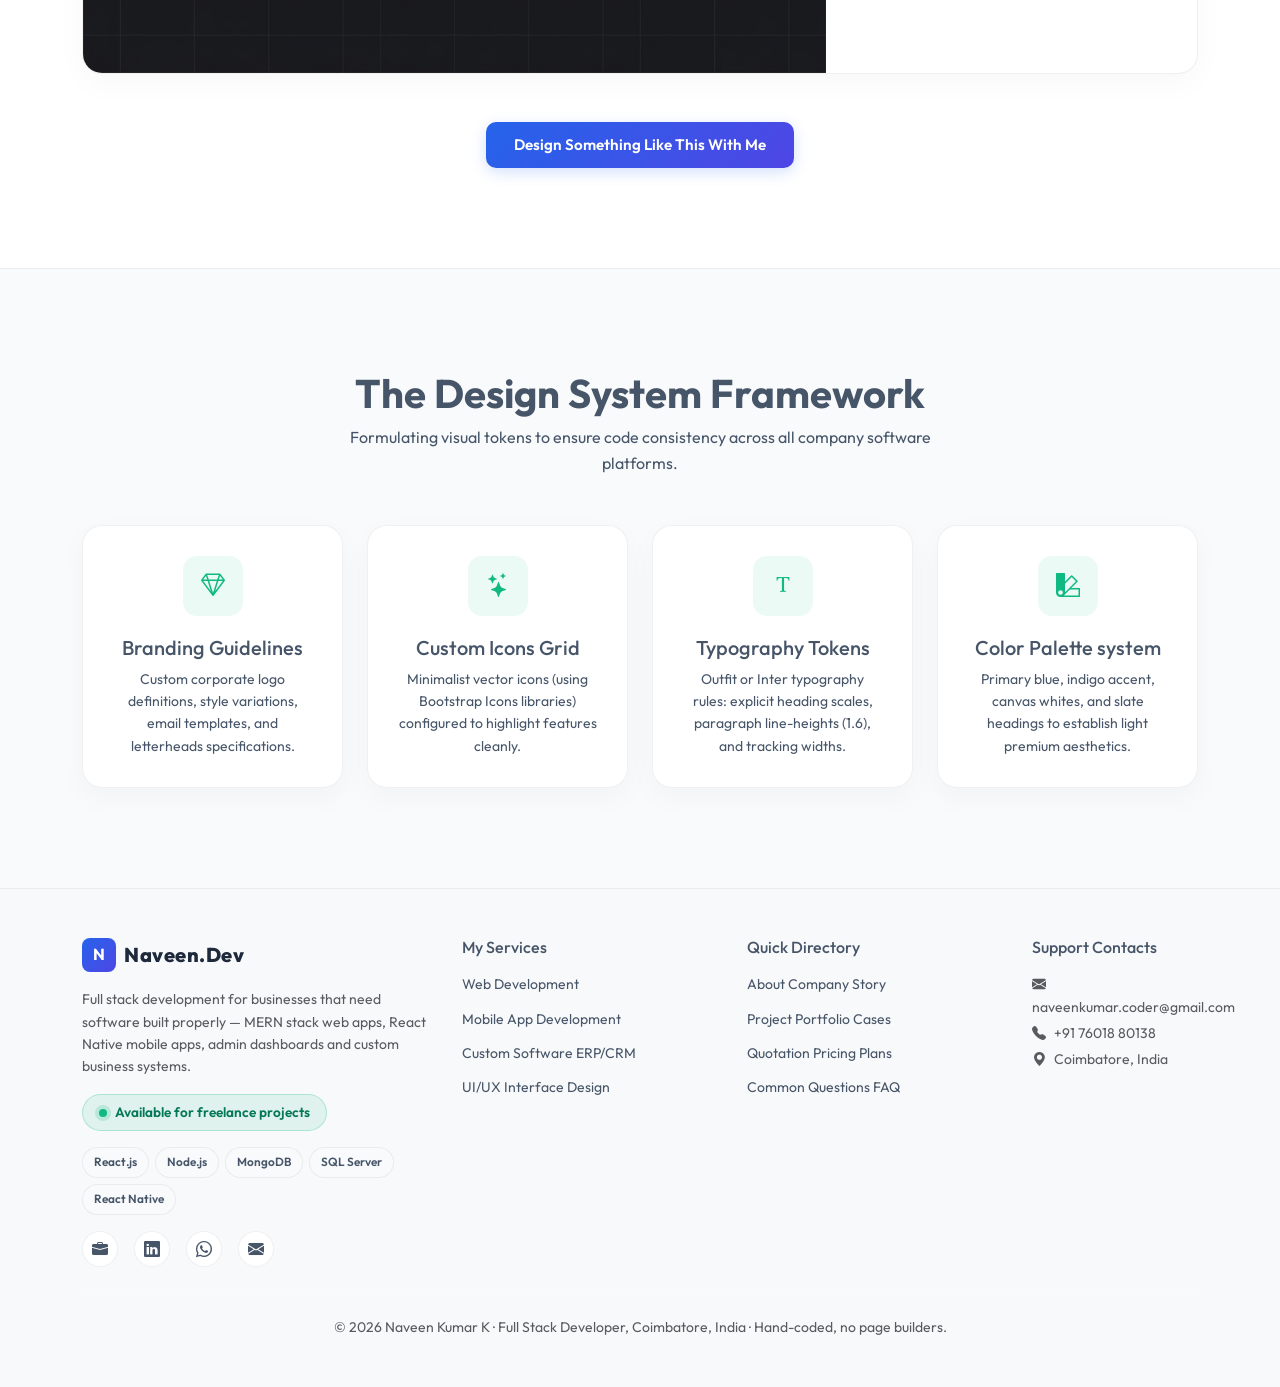
<file: ui-ux.html>
<!DOCTYPE html>
<html lang="en">
<head>
    <meta charset="UTF-8">
    <meta name="viewport" content="width=device-width, initial-scale=1.0">
    <title>UI/UX Design Services | Naveen Kumar K</title>
    <meta name="description" content="Explore Naveen Kumar K' design workflow. I create interactive Figma wireframes, web/mobile UI prototypes, branding guidelines, and design systems.">
    <link rel="icon" href="data:image/svg+xml,%3Csvg xmlns='http://www.w3.org/2000/svg' viewBox='0 0 100 100'%3E%3Crect width='100' height='100' rx='22' fill='%232563EB'/%3E%3Ctext x='50' y='70' font-family='Outfit,Arial,sans-serif' font-size='58' font-weight='700' fill='white' text-anchor='middle'%3EN.%3C/text%3E%3C/svg%3E">
    <!-- Link preview for WhatsApp, LinkedIn and Upwork proposals -->
    <!-- TODO: replace SITE_URL with your live domain once the site is hosted -->
    <meta property="og:type" content="website">
    <meta property="og:title" content="UI/UX Design Services | Naveen Kumar K">
    <meta property="og:description" content="Explore Naveen Kumar K' design workflow. I create interactive Figma wireframes, web/mobile UI prototypes, branding guidelines, and design systems.">
    <meta property="og:image" content="SITE_URL/hero_tech.png">
    <meta property="og:site_name" content="Naveen.Dev - Naveen Kumar K">
    <meta name="twitter:card" content="summary_large_image">
    <meta name="twitter:title" content="UI/UX Design Services | Naveen Kumar K">
    <meta name="twitter:description" content="Explore Naveen Kumar K' design workflow. I create interactive Figma wireframes, web/mobile UI prototypes, branding guidelines, and design systems.">
    <meta name="author" content="Naveen Kumar K">
    <link rel="preconnect" href="https://fonts.googleapis.com">
    <link rel="preconnect" href="https://fonts.gstatic.com" crossorigin>
    <link rel="preconnect" href="https://cdn.jsdelivr.net" crossorigin>
    <link href="https://fonts.googleapis.com/css2?family=Outfit:wght@300;400;500;600;700;800&display=swap" rel="stylesheet">
    <!-- Bootstrap 5 CSS -->
    <link href="https://cdn.jsdelivr.net/npm/bootstrap@5.3.2/dist/css/bootstrap.min.css" rel="stylesheet">
    <!-- Bootstrap Icons -->
    <link rel="stylesheet" href="https://cdn.jsdelivr.net/npm/bootstrap-icons@1.11.3/font/bootstrap-icons.min.css">
    <!-- Custom Style -->
    <link rel="stylesheet" href="style.css">
</head>
<body class="d-flex flex-column min-vh-100">

    <!-- Page Preloader -->
    <div class="preloader" id="preloader">
        <div class="spinner-custom"></div>
    </div>

    <!-- Navigation Bar with Mega Menu -->
    <nav class="navbar navbar-expand-lg fixed-top" id="mainNavbar">
        <div class="container">
            <a class="navbar-brand d-flex align-items-center gap-2" href="index.html">
                <div class="brand-logo fw-bold">N</div>
                <span class="brand-name">Naveen.Dev</span>
            </a>
            <button class="navbar-toggler border-0 shadow-none" type="button" data-bs-toggle="collapse" data-bs-target="#navbarNav" aria-controls="navbarNav" aria-expanded="false" aria-label="Toggle navigation">
                <span class="navbar-toggler-icon"></span>
            </button>
            <div class="collapse navbar-collapse" id="navbarNav">
                <ul class="navbar-nav ms-auto gap-1 gap-lg-2">
                    <li class="nav-item"><a class="nav-link" href="index.html">Home</a></li>
                    <li class="nav-item"><a class="nav-link" href="about.html">About</a></li>
                    <li class="nav-item dropdown dropdown-mega">
                        <a class="nav-link dropdown-toggle active" href="services.html" role="button" data-bs-toggle="dropdown" aria-expanded="false">Services</a>
                        <div class="dropdown-menu dropdown-mega-menu border-0">
                            <div class="row g-4">
                                <div class="col-lg-4">
                                    <div class="mega-menu-col-title">Core Capabilities</div>
                                    <a class="mega-menu-link" href="web-development.html"><i class="bi bi-laptop"></i> <div><strong>Web Development</strong><br><small class="text-muted">Business websites & e-commerce</small></div></a>
                                    <a class="mega-menu-link" href="mobile-development.html"><i class="bi bi-phone"></i> <div><strong>Mobile Apps</strong><br><small class="text-muted">iOS, Android & cross-platform</small></div></a>
                                    <a class="mega-menu-link" href="custom-software.html"><i class="bi bi-gear-fill"></i> <div><strong>Custom Software</strong><br><small class="text-muted">Tailored ERP, CRM & cloud logic</small></div></a>
                                    <a class="mega-menu-link" href="ui-ux.html"><i class="bi bi-palette-fill"></i> <div><strong>UI/UX Design</strong><br><small class="text-muted">Wireframes, user flows & prototyping</small></div></a>
                                </div>
                                <div class="col-lg-4">
                                    <div class="mega-menu-col-title">Software Systems</div>
                                    <a class="mega-menu-link" href="custom-software.html#erp"><i class="bi bi-building"></i> <div><strong>Enterprise ERP</strong><br><small class="text-muted">Resource and logistics tracking</small></div></a>
                                    <a class="mega-menu-link" href="custom-software.html#crm"><i class="bi bi-people-fill"></i> <div><strong>Sales CRM Software</strong><br><small class="text-muted">Manage relationships & lead pipelines</small></div></a>
                                    <a class="mega-menu-link" href="services.html#saas"><i class="bi bi-cloud-check-fill"></i> <div><strong>SaaS Cloud Platforms</strong><br><small class="text-muted">Modern cloud multi-tenant systems</small></div></a>
                                </div>
                                <div class="col-lg-4">
                                    <div class="mega-menu-col-title">Frameworks & Info</div>
                                    <a class="mega-menu-link" href="technologies.html"><i class="bi bi-database-fill-gear"></i> <div><strong>Technologies Stack</strong><br><small class="text-muted">My core engineering capability</small></div></a>
                                    <a class="mega-menu-link" href="process.html"><i class="bi bi-rocket-takeoff-fill"></i> <div><strong>Development Process</strong><br><small class="text-muted">Roadmap from planning to deploy</small></div></a>
                                    <a class="mega-menu-link" href="faq.html"><i class="bi bi-question-circle-fill"></i> <div><strong>Pre-Project FAQ</strong><br><small class="text-muted">Answers regarding budget and support</small></div></a>
                                </div>
                            </div>
                        </div>
                    </li>
                    <li class="nav-item"><a class="nav-link" href="portfolio.html">Portfolio</a></li>
                    <li class="nav-item"><a class="nav-link" href="pricing.html">Pricing</a></li>
                    <li class="nav-item"><a class="nav-link" href="contact.html">Contact</a></li>
                </ul>
                <div class="ms-lg-3 mt-3 mt-lg-0">
                    <a href="contact.html" class="btn btn-premium btn-premium-sm">Get A Quote</a>
                </div>
            </div>
        </div>
    </nav>

    <!-- Subpage Header -->
    <header class="py-5 mt-5 bg-light border-bottom border-light">
        <div class="container py-lg-4 text-center">
            <span class="badge badge-soft-primary mb-2 px-3 py-2 rounded-pill uppercase tracking-wider">Design Division</span>
            <h1 class="display-5 fw-extrabold text-slate mb-3">UI/UX Design & Branding</h1>
            <p class="text-gray lead max-width-600 mx-auto mb-0">Crafting high-fidelity mockups, wireframes, prototypes, user flows, and comprehensive design systems for web and mobile interfaces.</p>
        </div>
    </header>

    <!-- Design Specialties Grid Section -->
    <section class="py-100">
        <div class="container">
            <div class="text-center mb-5 max-width-600 mx-auto animate-on-scroll">
                <h2 class="h1 fw-bold text-slate">My UI/UX Deliverables</h2>
                <p class="text-gray">Structuring interface variables using formal user experience frameworks.</p>
            </div>

            <div class="row g-4">
                
                <!-- 1. Wireframes -->
                <div class="col-lg-4 col-md-6 animate-on-scroll">
                    <div class="rounded-card h-100">
                        <div class="icon-box-md primary"><i class="bi bi-bezier"></i></div>
                        <h3 class="h5 text-slate mb-2">Wireframes</h3>
                        <p class="small text-gray mb-0">Low-fidelity grayscale layouts mapping spacing grids, column guides, and button locations. Ensures functional hierarchy prior to visual designs.</p>
                    </div>
                </div>

                <!-- 2. User Flows -->
                <div class="col-lg-4 col-md-6 animate-on-scroll">
                    <div class="rounded-card h-100">
                        <div class="icon-box-md primary"><i class="bi bi-arrow-right-circle-fill"></i></div>
                        <h3 class="h5 text-slate mb-2">User Flows</h3>
                        <p class="small text-gray mb-0">Step-by-step visual pathways detailing how users cross storefront interfaces, cart checkout validations, or dashboard settings.</p>
                    </div>
                </div>

                <!-- 3. Prototypes -->
                <div class="col-lg-4 col-md-6 animate-on-scroll">
                    <div class="rounded-card h-100">
                        <div class="icon-box-md primary"><i class="bi bi-play-circle-fill"></i></div>
                        <h3 class="h5 text-slate mb-2">Interactive Prototypes</h3>
                        <p class="small text-gray mb-0">Figma visual prototypes mapping dynamic interactions, transitions, and hover properties. Replicates the final software feel before code creation.</p>
                    </div>
                </div>

                <!-- 4. Dashboard Design -->
                <div class="col-lg-4 col-md-6 animate-on-scroll">
                    <div class="rounded-card h-100">
                        <div class="icon-box-md primary"><i class="bi bi-grid-3x3-gap-fill"></i></div>
                        <h3 class="h5 text-slate mb-2">Dashboard Design</h3>
                        <p class="small text-gray mb-0">Highly analytical admin panel layouts configured with region stats, sales charts, metrics summaries, and client directories tables.</p>
                    </div>
                </div>

                <!-- 5. Mobile UI -->
                <div class="col-lg-4 col-md-6 animate-on-scroll">
                    <div class="rounded-card h-100">
                        <div class="icon-box-md primary"><i class="bi bi-phone-fill"></i></div>
                        <h3 class="h5 text-slate mb-2">Mobile UI Design</h3>
                        <p class="small text-gray mb-0">Interface screens optimized for handsets, taking into account finger-press targets, drawer panels, and navigation controls.</p>
                    </div>
                </div>

                <!-- 6. Web UI -->
                <div class="col-lg-4 col-md-6 animate-on-scroll">
                    <div class="rounded-card h-100">
                        <div class="icon-box-md primary"><i class="bi bi-laptop-fill"></i></div>
                        <h3 class="h5 text-slate mb-2">Web UI Design</h3>
                        <p class="small text-gray mb-0">Desktop layouts, mega menu headers, multi-column cards grids, and custom gradient button hover properties.</p>
                    </div>
                </div>

            </div>
        </div>
    </section>

    <!-- Design System Specifications Section -->

    <!-- Design Concept Gallery -->
    <section class="py-100">
        <div class="container">
            <div class="text-center mb-5 max-width-600 mx-auto animate-on-scroll">
                <span class="text-primary fw-semibold uppercase tracking-wider d-block mb-2">Design Concepts</span>
                <h2 class="h1 fw-bold text-slate mb-3">E-Commerce Design System</h2>
                <p class="text-gray">A self-initiated dark-theme concept covering the three surfaces a modern store needs &mdash; storefront, admin dashboard and mobile app &mdash; drawn from one shared set of colour, spacing and type rules.</p>
                <p class="small text-muted mb-0"><i class="bi bi-info-circle me-1"></i> Design concepts, not a shipped client product.</p>
            </div>

            <div class="row g-4">
                <div class="col-lg-8 animate-on-scroll">
                    <div class="rounded-card p-0 overflow-hidden h-100">
                        <img src="ecommerce_home.png" alt="E-commerce storefront design concept showing hero banner and featured product grid" class="img-fluid w-100" width="1024" height="1024" loading="lazy" decoding="async">
                        <div class="p-4">
                            <span class="badge badge-soft-primary mb-2">Storefront</span>
                            <h3 class="h5 mb-2">Shop &amp; Product Discovery</h3>
                            <p class="small text-gray mb-0">Full-bleed hero, featured product grid and a persistent cart, laid out so the product image carries the page and the price and action never compete for attention.</p>
                        </div>
                    </div>
                </div>

                <div class="col-lg-4 animate-on-scroll">
                    <div class="rounded-card p-0 overflow-hidden h-100">
                        <img src="ecommerce_mobile.png" alt="Mobile commerce app design concept showing product listing and cart screens" class="img-fluid w-100" width="1024" height="1024" loading="lazy" decoding="async">
                        <div class="p-4">
                            <span class="badge badge-soft-primary mb-2">Mobile App</span>
                            <h3 class="h5 mb-2">Browse &amp; Checkout Flow</h3>
                            <p class="small text-gray mb-0">Thumb-reachable tab bar, size selection inline on the card, and a cart screen that keeps the total visible while items are edited.</p>
                        </div>
                    </div>
                </div>

                <div class="col-12 animate-on-scroll">
                    <div class="rounded-card p-0 overflow-hidden">
                        <div class="row g-0 align-items-center">
                            <div class="col-lg-8">
                                <img src="ecommerce_admin.png" alt="Admin dashboard design concept with revenue KPIs, sales charts and recent orders table" class="img-fluid w-100" width="1024" height="1024" loading="lazy" decoding="async">
                            </div>
                            <div class="col-lg-4">
                                <div class="p-4 p-lg-5">
                                    <span class="badge badge-soft-primary mb-2">Admin Dashboard</span>
                                    <h3 class="h5 mb-3">Seller Analytics Console</h3>
                                    <p class="small text-gray mb-3">KPI row first, trend charts second, order table last &mdash; so the person opening it at 9am gets the answer before they scroll.</p>
                                    <ul class="project-points mb-0">
                                        <li>Four-metric KPI row with movement against the previous period</li>
                                        <li>Sales performance and monthly trend charts side by side</li>
                                        <li>Recent orders table with colour-coded fulfilment status</li>
                                    </ul>
                                </div>
                            </div>
                        </div>
                    </div>
                </div>
            </div>

            <div class="text-center mt-5 animate-on-scroll">
                <a href="contact.html" class="btn btn-premium">Design Something Like This With Me</a>
            </div>
        </div>
    </section>

    <section class="py-100 bg-light-section">
        <div class="container">
            <div class="text-center mb-5 max-width-600 mx-auto animate-on-scroll">
                <h2 class="h1 fw-bold text-slate">The Design System Framework</h2>
                <p class="text-gray">Formulating visual tokens to ensure code consistency across all company software platforms.</p>
            </div>

            <div class="row g-4">
                
                <!-- Branding -->
                <div class="col-md-3 animate-on-scroll">
                    <div class="rounded-card text-center">
                        <div class="icon-box-md success mx-auto"><i class="bi bi-gem"></i></div>
                        <h4 class="h5 mb-2">Branding Guidelines</h4>
                        <p class="small text-gray mb-0">Custom corporate logo definitions, style variations, email templates, and letterheads specifications.</p>
                    </div>
                </div>

                <!-- Icons -->
                <div class="col-md-3 animate-on-scroll">
                    <div class="rounded-card text-center">
                        <div class="icon-box-md success mx-auto"><i class="bi bi-stars"></i></div>
                        <h4 class="h5 mb-2">Custom Icons Grid</h4>
                        <p class="small text-gray mb-0">Minimalist vector icons (using Bootstrap Icons libraries) configured to highlight features cleanly.</p>
                    </div>
                </div>

                <!-- Typography -->
                <div class="col-md-3 animate-on-scroll">
                    <div class="rounded-card text-center">
                        <div class="icon-box-md success mx-auto"><i class="bi bi-fonts"></i></div>
                        <h4 class="h5 mb-2">Typography Tokens</h4>
                        <p class="small text-gray mb-0">Outfit or Inter typography rules: explicit heading scales, paragraph line-heights (1.6), and tracking widths.</p>
                    </div>
                </div>

                <!-- Color System -->
                <div class="col-md-3 animate-on-scroll">
                    <div class="rounded-card text-center">
                        <div class="icon-box-md success mx-auto"><i class="bi bi-palette2"></i></div>
                        <h4 class="h5 mb-2">Color Palette system</h4>
                        <p class="small text-gray mb-0">Primary blue, indigo accent, canvas whites, and slate headings to establish light premium aesthetics.</p>
                    </div>
                </div>

            </div>
        </div>
    </section>

    <!-- Footer Row -->
    <footer class="py-5 bg-light border-top border-light mt-auto">
        <div class="container">
            <div class="row g-4 justify-content-between text-center text-md-start">
                <div class="col-lg-4 col-12">
                    <div class="footer-logo d-flex align-items-center justify-content-center justify-content-md-start gap-2 mb-3">
                        <div class="brand-logo fw-bold">N</div>
                        <span class="brand-name">Naveen.Dev</span>
                    </div>
                    <p class="small text-muted mb-3">Full stack development for businesses that need software built properly &mdash; MERN stack web apps, React Native mobile apps, admin dashboards and custom business systems.</p>
                    <div class="mb-3">
                        <span class="availability-pill"><span class="availability-dot"></span> Available for freelance projects</span>
                    </div>
                    <div class="profile-stack mb-3">
                        <span>React.js</span>
                        <span>Node.js</span>
                        <span>MongoDB</span>
                        <span>SQL Server</span>
                        <span>React Native</span>
                    </div>
                    <div class="d-flex justify-content-center justify-content-md-start gap-2">
                        <a href="https://www.upwork.com/freelancers/~010cbae54f7f3a4a92" target="_blank" rel="noopener" class="footer-social-icon" title="Hire me on Upwork" aria-label="Upwork"><i class="bi bi-briefcase-fill"></i></a>
                        <a href="https://www.linkedin.com/in/naveen-kumar-a76729263" target="_blank" rel="noopener" class="footer-social-icon" title="LinkedIn" aria-label="LinkedIn"><i class="bi bi-linkedin"></i></a>
                        <a href="https://wa.me/917601880138" target="_blank" rel="noopener" class="footer-social-icon" title="WhatsApp" aria-label="WhatsApp"><i class="bi bi-whatsapp"></i></a>
                        <a href="mailto:naveenkumar.coder@gmail.com" class="footer-social-icon" title="Email" aria-label="Email"><i class="bi bi-envelope-fill"></i></a>
                    </div>
                </div>
                <div class="col-md-3 col-6">
                    <h5 class="h6 mb-3">My Services</h5>
                    <a href="web-development.html" class="footer-link small">Web Development</a>
                    <a href="mobile-development.html" class="footer-link small">Mobile App Development</a>
                    <a href="custom-software.html" class="footer-link small">Custom Software ERP/CRM</a>
                    <a href="ui-ux.html" class="footer-link small">UI/UX Interface Design</a>
                </div>
                <div class="col-md-3 col-6">
                    <h5 class="h6 mb-3">Quick Directory</h5>
                    <a href="about.html" class="footer-link small">About Company Story</a>
                    <a href="portfolio.html" class="footer-link small">Project Portfolio Cases</a>
                    <a href="pricing.html" class="footer-link small">Quotation Pricing Plans</a>
                    <a href="faq.html" class="footer-link small">Common Questions FAQ</a>
                </div>
                <div class="col-lg-2 col-12">
                    <h5 class="h6 mb-3">Support Contacts</h5>
                    <p class="small text-muted mb-1"><i class="bi bi-envelope-fill me-2"></i>naveenkumar.coder@gmail.com</p>
                    <p class="small text-muted mb-1"><i class="bi bi-telephone-fill me-2"></i>+91 76018 80138</p>
                    <p class="small text-muted mb-3"><i class="bi bi-geo-alt-fill me-2"></i>Coimbatore, India</p>
                </div>
            </div>
            <hr class="border-light my-4">
            <div class="text-center text-muted small">
                &copy; 2026 Naveen Kumar K &middot; Full Stack Developer, Coimbatore, India &middot; Hand-coded, no page builders.
            </div>
        </div>
    </footer>

    <!-- Back to Top Button -->
    <button id="backToTop" class="back-to-top-btn" title="Back to Top">
        <i class="bi bi-arrow-up-short"></i>
    </button>

    <!-- Bootstrap Bundle with Popper JS -->
    <script defer src="https://cdn.jsdelivr.net/npm/bootstrap@5.3.2/dist/js/bootstrap.bundle.min.js"></script>
    <!-- Custom JS -->
    <script defer src="script.js"></script>
</body>
</html>
</file>
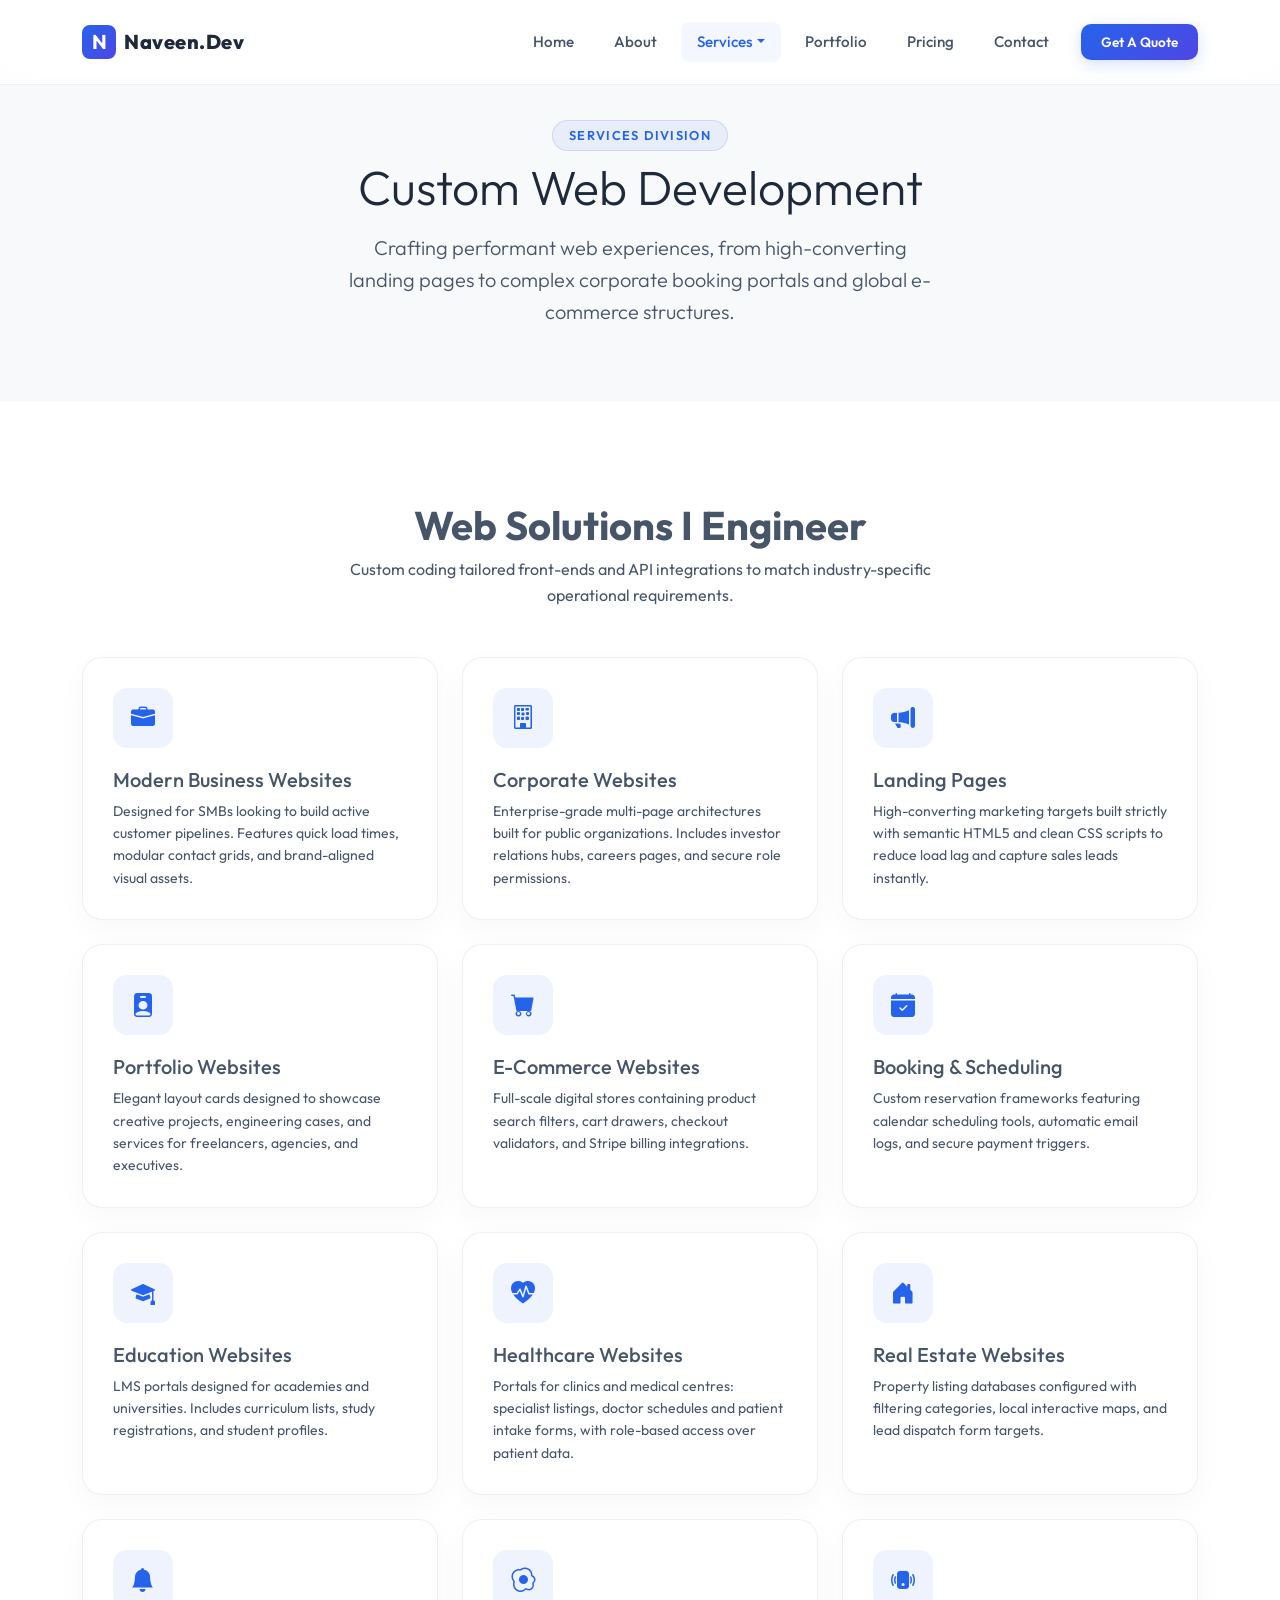
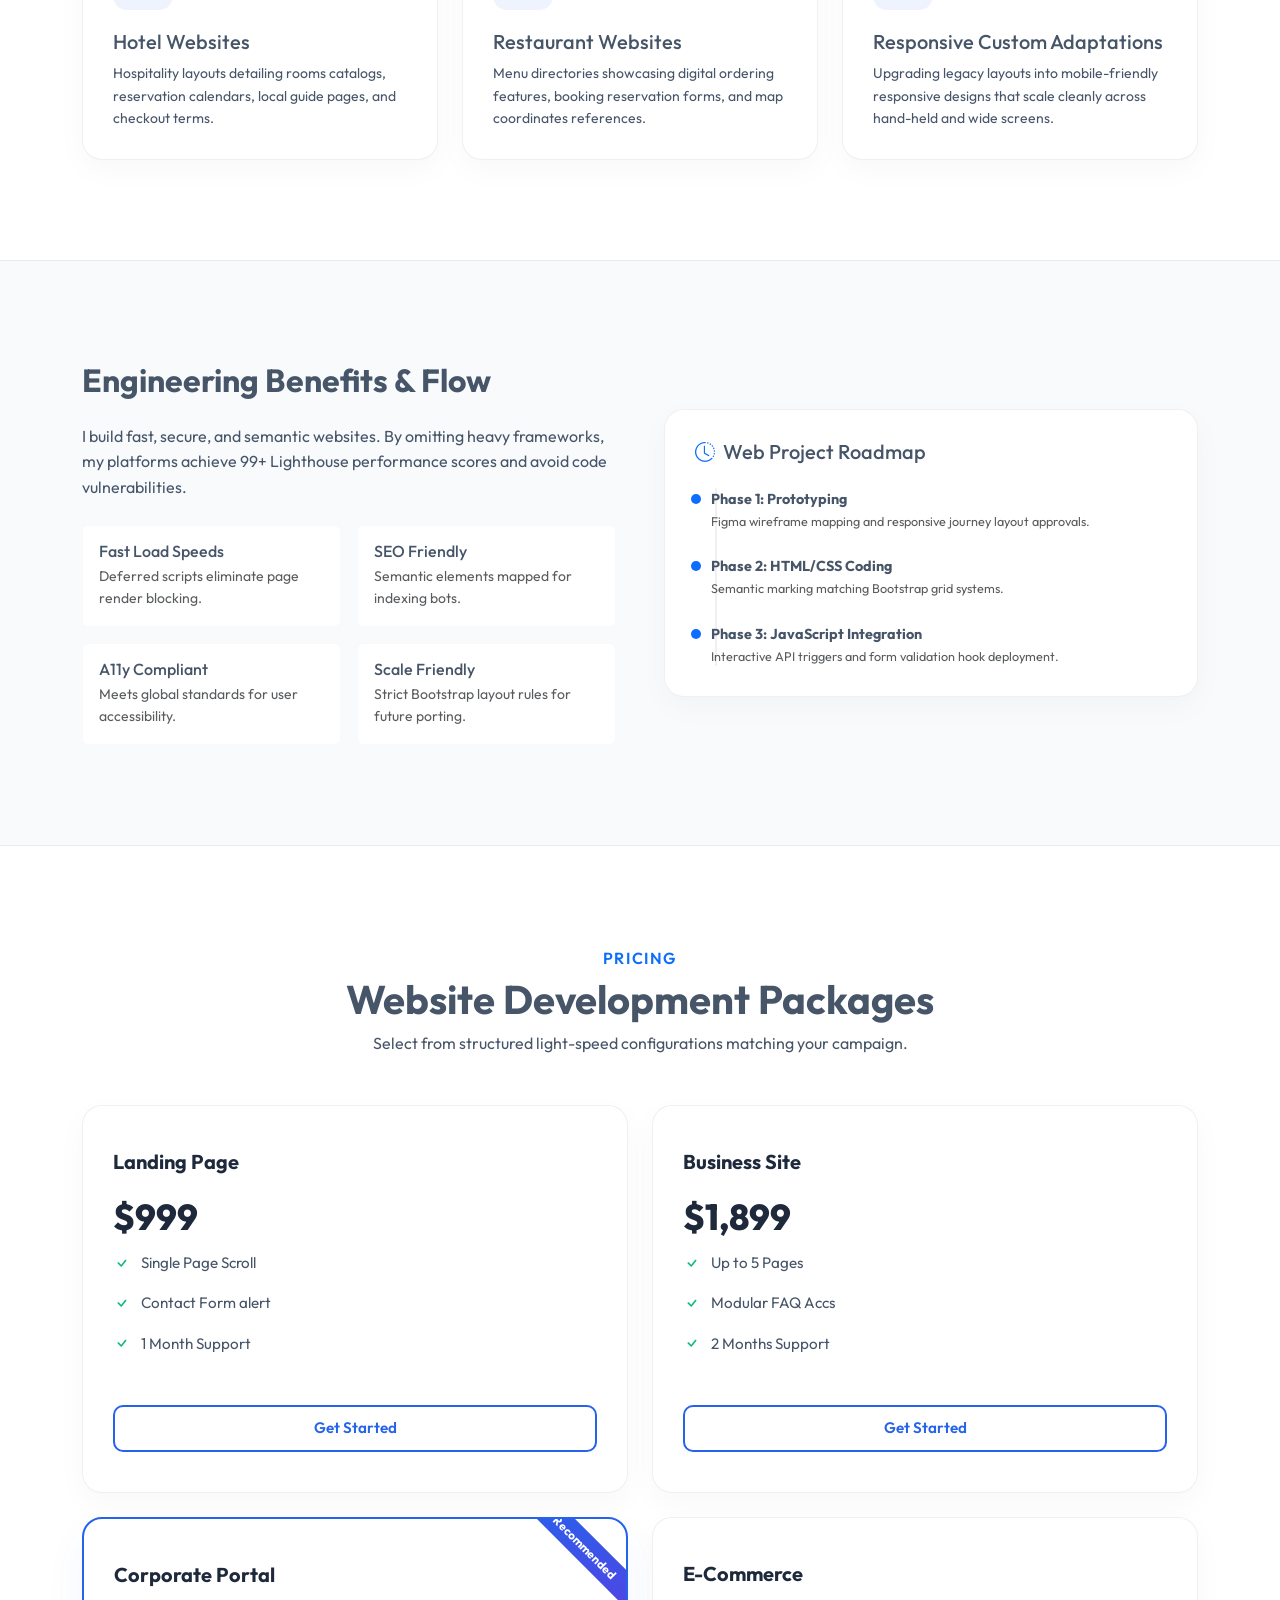
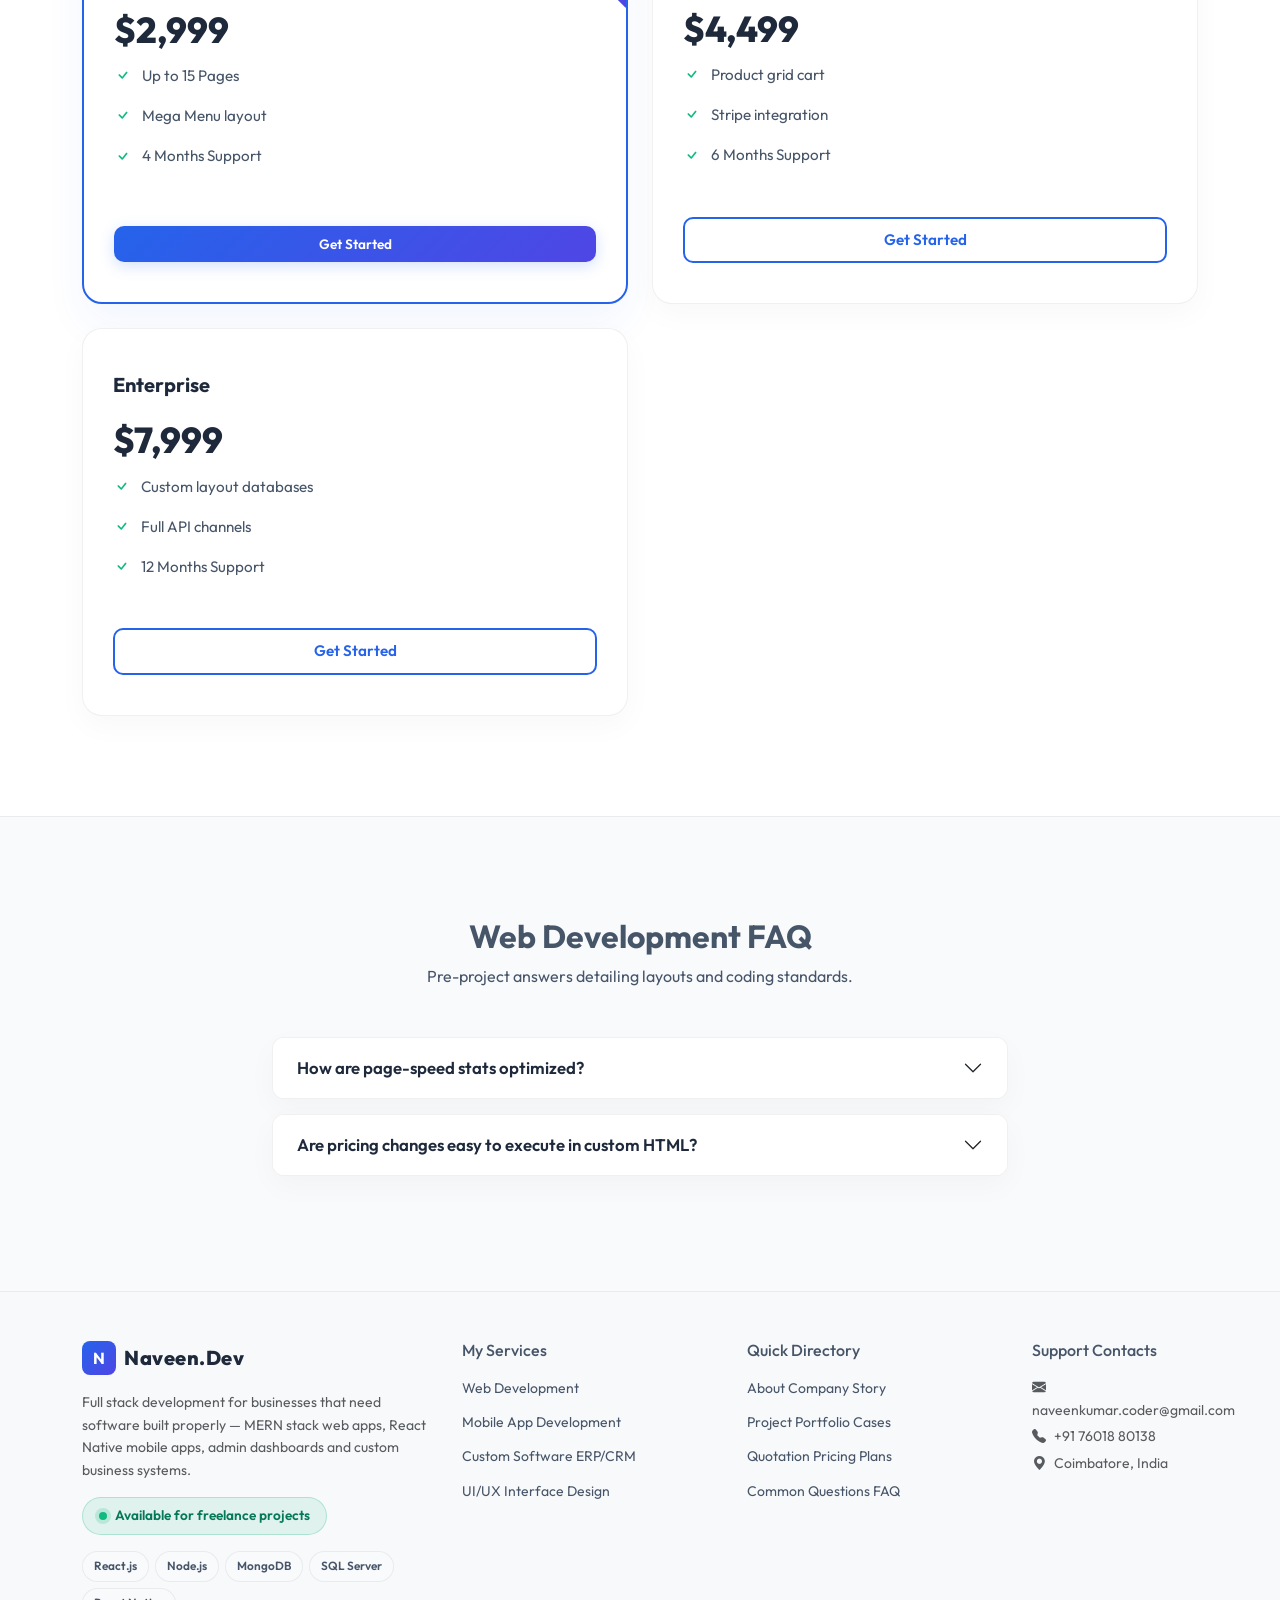
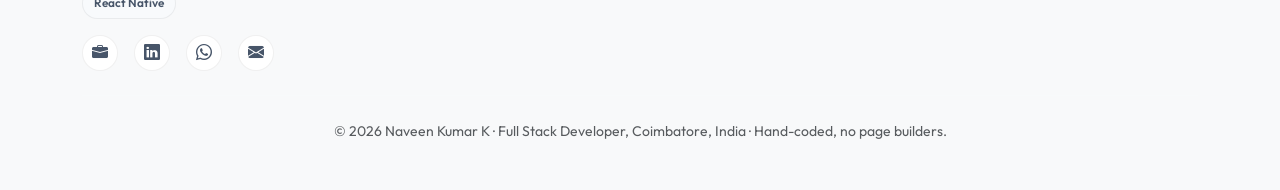
<file: web-development.html>
<!DOCTYPE html>
<html lang="en">
<head>
    <meta charset="UTF-8">
    <meta name="viewport" content="width=device-width, initial-scale=1.0">
    <title>Web Development Services | Naveen Kumar K</title>
    <meta name="description" content="Explore Naveen Kumar K' premium web development services. I build corporate websites, e-commerce stores, booking systems, real estate portals, and responsive layouts.">
    <link rel="icon" href="data:image/svg+xml,%3Csvg xmlns='http://www.w3.org/2000/svg' viewBox='0 0 100 100'%3E%3Crect width='100' height='100' rx='22' fill='%232563EB'/%3E%3Ctext x='50' y='70' font-family='Outfit,Arial,sans-serif' font-size='58' font-weight='700' fill='white' text-anchor='middle'%3EN.%3C/text%3E%3C/svg%3E">
    <!-- Link preview for WhatsApp, LinkedIn and Upwork proposals -->
    <!-- TODO: replace SITE_URL with your live domain once the site is hosted -->
    <meta property="og:type" content="website">
    <meta property="og:title" content="Web Development Services | Naveen Kumar K">
    <meta property="og:description" content="Explore Naveen Kumar K' premium web development services. I build corporate websites, e-commerce stores, booking systems, real estate portals, and responsive layouts.">
    <meta property="og:image" content="SITE_URL/hero_tech.png">
    <meta property="og:site_name" content="Naveen.Dev - Naveen Kumar K">
    <meta name="twitter:card" content="summary_large_image">
    <meta name="twitter:title" content="Web Development Services | Naveen Kumar K">
    <meta name="twitter:description" content="Explore Naveen Kumar K' premium web development services. I build corporate websites, e-commerce stores, booking systems, real estate portals, and responsive layouts.">
    <meta name="author" content="Naveen Kumar K">
    <link rel="preconnect" href="https://fonts.googleapis.com">
    <link rel="preconnect" href="https://fonts.gstatic.com" crossorigin>
    <link rel="preconnect" href="https://cdn.jsdelivr.net" crossorigin>
    <link href="https://fonts.googleapis.com/css2?family=Outfit:wght@300;400;500;600;700;800&display=swap" rel="stylesheet">
    <!-- Bootstrap 5 CSS -->
    <link href="https://cdn.jsdelivr.net/npm/bootstrap@5.3.2/dist/css/bootstrap.min.css" rel="stylesheet">
    <!-- Bootstrap Icons -->
    <link rel="stylesheet" href="https://cdn.jsdelivr.net/npm/bootstrap-icons@1.11.3/font/bootstrap-icons.min.css">
    <!-- Custom Style -->
    <link rel="stylesheet" href="style.css">
</head>
<body class="d-flex flex-column min-vh-100">

    <!-- Page Preloader -->
    <div class="preloader" id="preloader">
        <div class="spinner-custom"></div>
    </div>

    <!-- Navigation Bar with Mega Menu -->
    <nav class="navbar navbar-expand-lg fixed-top" id="mainNavbar">
        <div class="container">
            <a class="navbar-brand d-flex align-items-center gap-2" href="index.html">
                <div class="brand-logo fw-bold">N</div>
                <span class="brand-name">Naveen.Dev</span>
            </a>
            <button class="navbar-toggler border-0 shadow-none" type="button" data-bs-toggle="collapse" data-bs-target="#navbarNav" aria-controls="navbarNav" aria-expanded="false" aria-label="Toggle navigation">
                <span class="navbar-toggler-icon"></span>
            </button>
            <div class="collapse navbar-collapse" id="navbarNav">
                <ul class="navbar-nav ms-auto gap-1 gap-lg-2">
                    <li class="nav-item"><a class="nav-link" href="index.html">Home</a></li>
                    <li class="nav-item"><a class="nav-link" href="about.html">About</a></li>
                    <li class="nav-item dropdown dropdown-mega">
                        <a class="nav-link dropdown-toggle active" href="services.html" role="button" data-bs-toggle="dropdown" aria-expanded="false">Services</a>
                        <div class="dropdown-menu dropdown-mega-menu border-0">
                            <div class="row g-4">
                                <div class="col-lg-4">
                                    <div class="mega-menu-col-title">Core Capabilities</div>
                                    <a class="mega-menu-link" href="web-development.html"><i class="bi bi-laptop"></i> <div><strong>Web Development</strong><br><small class="text-muted">Business websites & e-commerce</small></div></a>
                                    <a class="mega-menu-link" href="mobile-development.html"><i class="bi bi-phone"></i> <div><strong>Mobile Apps</strong><br><small class="text-muted">iOS, Android & cross-platform</small></div></a>
                                    <a class="mega-menu-link" href="custom-software.html"><i class="bi bi-gear-fill"></i> <div><strong>Custom Software</strong><br><small class="text-muted">Tailored ERP, CRM & cloud logic</small></div></a>
                                    <a class="mega-menu-link" href="ui-ux.html"><i class="bi bi-palette-fill"></i> <div><strong>UI/UX Design</strong><br><small class="text-muted">Wireframes, user flows & prototyping</small></div></a>
                                </div>
                                <div class="col-lg-4">
                                    <div class="mega-menu-col-title">Software Systems</div>
                                    <a class="mega-menu-link" href="custom-software.html#erp"><i class="bi bi-building"></i> <div><strong>Enterprise ERP</strong><br><small class="text-muted">Resource and logistics tracking</small></div></a>
                                    <a class="mega-menu-link" href="custom-software.html#crm"><i class="bi bi-people-fill"></i> <div><strong>Sales CRM Software</strong><br><small class="text-muted">Manage relationships & lead pipelines</small></div></a>
                                    <a class="mega-menu-link" href="services.html#saas"><i class="bi bi-cloud-check-fill"></i> <div><strong>SaaS Cloud Platforms</strong><br><small class="text-muted">Modern cloud multi-tenant systems</small></div></a>
                                </div>
                                <div class="col-lg-4">
                                    <div class="mega-menu-col-title">Frameworks & Info</div>
                                    <a class="mega-menu-link" href="technologies.html"><i class="bi bi-database-fill-gear"></i> <div><strong>Technologies Stack</strong><br><small class="text-muted">My core engineering capability</small></div></a>
                                    <a class="mega-menu-link" href="process.html"><i class="bi bi-rocket-takeoff-fill"></i> <div><strong>Development Process</strong><br><small class="text-muted">Roadmap from planning to deploy</small></div></a>
                                    <a class="mega-menu-link" href="faq.html"><i class="bi bi-question-circle-fill"></i> <div><strong>Pre-Project FAQ</strong><br><small class="text-muted">Answers regarding budget and support</small></div></a>
                                </div>
                            </div>
                        </div>
                    </li>
                    <li class="nav-item"><a class="nav-link" href="portfolio.html">Portfolio</a></li>
                    <li class="nav-item"><a class="nav-link" href="pricing.html">Pricing</a></li>
                    <li class="nav-item"><a class="nav-link" href="contact.html">Contact</a></li>
                </ul>
                <div class="ms-lg-3 mt-3 mt-lg-0">
                    <a href="contact.html" class="btn btn-premium btn-premium-sm">Get A Quote</a>
                </div>
            </div>
        </div>
    </nav>

    <!-- Subpage Header -->
    <header class="py-5 mt-5 bg-light border-bottom border-light">
        <div class="container py-lg-4 text-center">
            <span class="badge badge-soft-primary mb-2 px-3 py-2 rounded-pill uppercase tracking-wider">Services Division</span>
            <h1 class="display-5 fw-extrabold text-slate mb-3">Custom Web Development</h1>
            <p class="text-gray lead max-width-600 mx-auto mb-0">Crafting performant web experiences, from high-converting landing pages to complex corporate booking portals and global e-commerce structures.</p>
        </div>
    </header>

    <!-- 12 Web Specialties Grid -->
    <section class="py-100">
        <div class="container">
            <div class="text-center mb-5 max-width-600 mx-auto animate-on-scroll">
                <h2 class="h1 fw-bold text-slate">Web Solutions I Engineer</h2>
                <p class="text-gray">Custom coding tailored front-ends and API integrations to match industry-specific operational requirements.</p>
            </div>

            <div class="row g-4">
                
                <!-- 1. Modern Business Websites -->
                <div class="col-lg-4 col-md-6 animate-on-scroll">
                    <div class="rounded-card">
                        <div class="icon-box-md primary"><i class="bi bi-briefcase-fill"></i></div>
                        <h3 class="h5 mb-2">Modern Business Websites</h3>
                        <p class="small text-gray mb-0">Designed for SMBs looking to build active customer pipelines. Features quick load times, modular contact grids, and brand-aligned visual assets.</p>
                    </div>
                </div>

                <!-- 2. Corporate Websites -->
                <div class="col-lg-4 col-md-6 animate-on-scroll">
                    <div class="rounded-card">
                        <div class="icon-box-md primary"><i class="bi bi-building"></i></div>
                        <h3 class="h5 mb-2">Corporate Websites</h3>
                        <p class="small text-gray mb-0">Enterprise-grade multi-page architectures built for public organizations. Includes investor relations hubs, careers pages, and secure role permissions.</p>
                    </div>
                </div>

                <!-- 3. Landing Pages -->
                <div class="col-lg-4 col-md-6 animate-on-scroll">
                    <div class="rounded-card">
                        <div class="icon-box-md primary"><i class="bi bi-megaphone-fill"></i></div>
                        <h3 class="h5 mb-2">Landing Pages</h3>
                        <p class="small text-gray mb-0">High-converting marketing targets built strictly with semantic HTML5 and clean CSS scripts to reduce load lag and capture sales leads instantly.</p>
                    </div>
                </div>

                <!-- 4. Portfolio Websites -->
                <div class="col-lg-4 col-md-6 animate-on-scroll">
                    <div class="rounded-card">
                        <div class="icon-box-md primary"><i class="bi bi-person-badge-fill"></i></div>
                        <h3 class="h5 mb-2">Portfolio Websites</h3>
                        <p class="small text-gray mb-0">Elegant layout cards designed to showcase creative projects, engineering cases, and services for freelancers, agencies, and executives.</p>
                    </div>
                </div>

                <!-- 5. E-Commerce Websites -->
                <div class="col-lg-4 col-md-6 animate-on-scroll">
                    <div class="rounded-card">
                        <div class="icon-box-md primary"><i class="bi bi-cart-fill"></i></div>
                        <h3 class="h5 mb-2">E-Commerce Websites</h3>
                        <p class="small text-gray mb-0">Full-scale digital stores containing product search filters, cart drawers, checkout validators, and Stripe billing integrations.</p>
                    </div>
                </div>

                <!-- 6. Booking Systems -->
                <div class="col-lg-4 col-md-6 animate-on-scroll">
                    <div class="rounded-card">
                        <div class="icon-box-md primary"><i class="bi bi-calendar-check-fill"></i></div>
                        <h3 class="h5 mb-2">Booking & Scheduling</h3>
                        <p class="small text-gray mb-0">Custom reservation frameworks featuring calendar scheduling tools, automatic email logs, and secure payment triggers.</p>
                    </div>
                </div>

                <!-- 7. Education Websites -->
                <div class="col-lg-4 col-md-6 animate-on-scroll">
                    <div class="rounded-card">
                        <div class="icon-box-md primary"><i class="bi bi-mortarboard-fill"></i></div>
                        <h3 class="h5 mb-2">Education Websites</h3>
                        <p class="small text-gray mb-0">LMS portals designed for academies and universities. Includes curriculum lists, study registrations, and student profiles.</p>
                    </div>
                </div>

                <!-- 8. Healthcare Websites -->
                <div class="col-lg-4 col-md-6 animate-on-scroll">
                    <div class="rounded-card">
                        <div class="icon-box-md primary"><i class="bi bi-heart-pulse-fill"></i></div>
                        <h3 class="h5 mb-2">Healthcare Websites</h3>
                        <p class="small text-gray mb-0">Portals for clinics and medical centres: specialist listings, doctor schedules and patient intake forms, with role-based access over patient data.</p>
                    </div>
                </div>

                <!-- 9. Real Estate Websites -->
                <div class="col-lg-4 col-md-6 animate-on-scroll">
                    <div class="rounded-card">
                        <div class="icon-box-md primary"><i class="bi bi-house-door-fill"></i></div>
                        <h3 class="h5 mb-2">Real Estate Websites</h3>
                        <p class="small text-gray mb-0">Property listing databases configured with filtering categories, local interactive maps, and lead dispatch form targets.</p>
                    </div>
                </div>

                <!-- 10. Hotel Websites -->
                <div class="col-lg-4 col-md-6 animate-on-scroll">
                    <div class="rounded-card">
                        <div class="icon-box-md primary"><i class="bi bi-bell-fill"></i></div>
                        <h3 class="h5 mb-2">Hotel Websites</h3>
                        <p class="small text-gray mb-0">Hospitality layouts detailing rooms catalogs, reservation calendars, local guide pages, and checkout terms.</p>
                    </div>
                </div>

                <!-- 11. Restaurant Websites -->
                <div class="col-lg-4 col-md-6 animate-on-scroll">
                    <div class="rounded-card">
                        <div class="icon-box-md primary"><i class="bi bi-egg-fried"></i></div>
                        <h3 class="h5 mb-2">Restaurant Websites</h3>
                        <p class="small text-gray mb-0">Menu directories showcasing digital ordering features, booking reservation forms, and map coordinates references.</p>
                    </div>
                </div>

                <!-- 12. Responsive Websites -->
                <div class="col-lg-4 col-md-12 animate-on-scroll">
                    <div class="rounded-card">
                        <div class="icon-box-md primary"><i class="bi bi-phone-vibrate-fill"></i></div>
                        <h3 class="h5 mb-2">Responsive Custom Adaptations</h3>
                        <p class="small text-gray mb-0">Upgrading legacy layouts into mobile-friendly responsive designs that scale cleanly across hand-held and wide screens.</p>
                    </div>
                </div>

            </div>
        </div>
    </section>

    <!-- Explanations, Features, Benefits, Tech and Process Section -->
    <section class="py-100 bg-light-section">
        <div class="container">
            <div class="row align-items-center g-5">
                <div class="col-lg-6 animate-on-scroll">
                    <h3 class="h2 fw-bold text-slate mb-4">Engineering Benefits & Flow</h3>
                    <p class="text-gray mb-4">
                        I build fast, secure, and semantic websites. By omitting heavy frameworks, my platforms achieve 99+ Lighthouse performance scores and avoid code vulnerabilities.
                    </p>
                    <div class="row g-3">
                        <div class="col-sm-6">
                            <div class="p-3 bg-white border border-light rounded">
                                <h5 class="h6 text-slate mb-1">Fast Load Speeds</h5>
                                <p class="small text-muted mb-0">Deferred scripts eliminate page render blocking.</p>
                            </div>
                        </div>
                        <div class="col-sm-6">
                            <div class="p-3 bg-white border border-light rounded">
                                <h5 class="h6 text-slate mb-1">SEO Friendly</h5>
                                <p class="small text-muted mb-0">Semantic elements mapped for indexing bots.</p>
                            </div>
                        </div>
                        <div class="col-sm-6">
                            <div class="p-3 bg-white border border-light rounded">
                                <h5 class="h6 text-slate mb-1">A11y Compliant</h5>
                                <p class="small text-muted mb-0">Meets global standards for user accessibility.</p>
                            </div>
                        </div>
                        <div class="col-sm-6">
                            <div class="p-3 bg-white border border-light rounded">
                                <h5 class="h6 text-slate mb-1">Scale Friendly</h5>
                                <p class="small text-muted mb-0">Strict Bootstrap layout rules for future porting.</p>
                            </div>
                        </div>
                    </div>
                </div>
                <div class="col-lg-6 animate-on-scroll">
                    <div class="rounded-card bg-white">
                        <h4 class="h5 text-slate mb-4"><i class="bi bi-clock-history text-primary me-2"></i>Web Project Roadmap</h4>
                        <div class="process-timeline ps-3" style="font-size: 0.9rem;">
                            <div class="mb-4 position-relative">
                                <div class="position-absolute bg-primary rounded-circle" style="width: 10px; height: 10px; left: -20px; top: 6px;"></div>
                                <strong class="text-slate">Phase 1: Prototyping</strong>
                                <p class="small text-muted mb-0">Figma wireframe mapping and responsive journey layout approvals.</p>
                            </div>
                            <div class="mb-4 position-relative">
                                <div class="position-absolute bg-primary rounded-circle" style="width: 10px; height: 10px; left: -20px; top: 6px;"></div>
                                <strong class="text-slate">Phase 2: HTML/CSS Coding</strong>
                                <p class="small text-muted mb-0">Semantic marking matching Bootstrap grid systems.</p>
                            </div>
                            <div class="position-relative">
                                <div class="position-absolute bg-primary rounded-circle" style="width: 10px; height: 10px; left: -20px; top: 6px;"></div>
                                <strong class="text-slate">Phase 3: JavaScript Integration</strong>
                                <p class="small text-muted mb-0">Interactive API triggers and form validation hook deployment.</p>
                            </div>
                        </div>
                    </div>
                </div>
            </div>
        </div>
    </section>

    <!-- Pricing Section -->
    <section class="py-100">
        <div class="container">
            <div class="text-center mb-5 max-width-600 mx-auto animate-on-scroll">
                <span class="text-primary fw-semibold uppercase tracking-wider d-block mb-1">Pricing</span>
                <h2 class="h1 fw-bold text-slate">Website Development Packages</h2>
                <p class="text-gray">Select from structured light-speed configurations matching your campaign.</p>
            </div>

            <div class="row g-4">
                <!-- Package 1: Landing Page -->
                <div class="col-lg-2-4 col-md-6 animate-on-scroll">
                    <div class="pricing-card">
                        <div class="price-title">Landing Page</div>
                        <div class="price-value">$999</div>
                        <ul class="pricing-features-list">
                            <li><i class="bi bi-check"></i> Single Page Scroll</li>
                            <li><i class="bi bi-check"></i> Contact Form alert</li>
                            <li><i class="bi bi-check"></i> 1 Month Support</li>
                        </ul>
                        <a href="contact.html" class="btn btn-outline-premium btn-premium-sm w-100 mt-auto">Get Started</a>
                    </div>
                </div>
                <!-- Package 2: Business Website -->
                <div class="col-lg-2-4 col-md-6 animate-on-scroll">
                    <div class="pricing-card">
                        <div class="price-title">Business Site</div>
                        <div class="price-value">$1,899</div>
                        <ul class="pricing-features-list">
                            <li><i class="bi bi-check"></i> Up to 5 Pages</li>
                            <li><i class="bi bi-check"></i> Modular FAQ Accs</li>
                            <li><i class="bi bi-check"></i> 2 Months Support</li>
                        </ul>
                        <a href="contact.html" class="btn btn-outline-premium btn-premium-sm w-100 mt-auto">Get Started</a>
                    </div>
                </div>
                <!-- Package 3: Corporate Website -->
                <div class="col-lg-2-4 col-md-6 animate-on-scroll">
                    <div class="pricing-card premium-pricing">
                        <div class="pricing-popular-badge">Recommended</div>
                        <div class="price-title">Corporate Portal</div>
                        <div class="price-value">$2,999</div>
                        <ul class="pricing-features-list">
                            <li><i class="bi bi-check"></i> Up to 15 Pages</li>
                            <li><i class="bi bi-check"></i> Mega Menu layout</li>
                            <li><i class="bi bi-check"></i> 4 Months Support</li>
                        </ul>
                        <a href="contact.html" class="btn btn-premium btn-premium-sm w-100 mt-auto">Get Started</a>
                    </div>
                </div>
                <!-- Package 4: E-Commerce -->
                <div class="col-lg-2-4 col-md-6 animate-on-scroll">
                    <div class="pricing-card">
                        <div class="price-title">E-Commerce</div>
                        <div class="price-value">$4,499</div>
                        <ul class="pricing-features-list">
                            <li><i class="bi bi-check"></i> Product grid cart</li>
                            <li><i class="bi bi-check"></i> Stripe integration</li>
                            <li><i class="bi bi-check"></i> 6 Months Support</li>
                        </ul>
                        <a href="contact.html" class="btn btn-outline-premium btn-premium-sm w-100 mt-auto">Get Started</a>
                    </div>
                </div>
                <!-- Package 5: Enterprise Custom -->
                <div class="col-lg-2-4 col-md-6 animate-on-scroll">
                    <div class="pricing-card">
                        <div class="price-title">Enterprise</div>
                        <div class="price-value">$7,999</div>
                        <ul class="pricing-features-list">
                            <li><i class="bi bi-check"></i> Custom layout databases</li>
                            <li><i class="bi bi-check"></i> Full API channels</li>
                            <li><i class="bi bi-check"></i> 12 Months Support</li>
                        </ul>
                        <a href="contact.html" class="btn btn-outline-premium btn-premium-sm w-100 mt-auto">Get Started</a>
                    </div>
                </div>
            </div>
        </div>
    </section>

    <!-- Web FAQs Section -->
    <section class="py-100 bg-light-section">
        <div class="container">
            <div class="text-center mb-5 max-width-600 mx-auto animate-on-scroll">
                <h3 class="h2 fw-bold text-slate">Web Development FAQ</h3>
                <p class="text-gray">Pre-project answers detailing layouts and coding standards.</p>
            </div>

            <div class="row justify-content-center">
                <div class="col-lg-8 animate-on-scroll">
                    <div class="accordion" id="webFaqAcc">
                        <div class="accordion-item faq-accordion-item">
                            <h2 class="accordion-header" id="faqWebHead1">
                                <button class="accordion-button faq-accordion-button collapsed" type="button" data-bs-toggle="collapse" data-bs-target="#faqWebCollapse1">
                                    How are page-speed stats optimized?
                                </button>
                            </h2>
                            <div id="faqWebCollapse1" class="accordion-collapse collapse" data-bs-parent="#webFaqAcc">
                                <div class="accordion-body faq-accordion-body">
                                    By building static structures using raw HTML5, optimized CSS rules, size-compressed images, and deferred JS scripts. This avoids virtual DOM bundle lags.
                                </div>
                            </div>
                        </div>
                        <div class="accordion-item faq-accordion-item">
                            <h2 class="accordion-header" id="faqWebHead2">
                                <button class="accordion-button faq-accordion-button collapsed" type="button" data-bs-toggle="collapse" data-bs-target="#faqWebCollapse2">
                                    Are pricing changes easy to execute in custom HTML?
                                </button>
                            </h2>
                            <div id="faqWebCollapse2" class="accordion-collapse collapse" data-bs-parent="#webFaqAcc">
                                <div class="accordion-body faq-accordion-body">
                                    Yes. All stylesheet styling parameters are mapped inside root CSS variables, making adjustments quick and consistent.
                                </div>
                            </div>
                        </div>
                    </div>
                </div>
            </div>
        </div>
    </section>

    <!-- Footer Row -->
    <footer class="py-5 bg-light border-top border-light mt-auto">
        <div class="container">
            <div class="row g-4 justify-content-between text-center text-md-start">
                <div class="col-lg-4 col-12">
                    <div class="footer-logo d-flex align-items-center justify-content-center justify-content-md-start gap-2 mb-3">
                        <div class="brand-logo fw-bold">N</div>
                        <span class="brand-name">Naveen.Dev</span>
                    </div>
                    <p class="small text-muted mb-3">Full stack development for businesses that need software built properly &mdash; MERN stack web apps, React Native mobile apps, admin dashboards and custom business systems.</p>
                    <div class="mb-3">
                        <span class="availability-pill"><span class="availability-dot"></span> Available for freelance projects</span>
                    </div>
                    <div class="profile-stack mb-3">
                        <span>React.js</span>
                        <span>Node.js</span>
                        <span>MongoDB</span>
                        <span>SQL Server</span>
                        <span>React Native</span>
                    </div>
                    <div class="d-flex justify-content-center justify-content-md-start gap-2">
                        <a href="https://www.upwork.com/freelancers/~010cbae54f7f3a4a92" target="_blank" rel="noopener" class="footer-social-icon" title="Hire me on Upwork" aria-label="Upwork"><i class="bi bi-briefcase-fill"></i></a>
                        <a href="https://www.linkedin.com/in/naveen-kumar-a76729263" target="_blank" rel="noopener" class="footer-social-icon" title="LinkedIn" aria-label="LinkedIn"><i class="bi bi-linkedin"></i></a>
                        <a href="https://wa.me/917601880138" target="_blank" rel="noopener" class="footer-social-icon" title="WhatsApp" aria-label="WhatsApp"><i class="bi bi-whatsapp"></i></a>
                        <a href="mailto:naveenkumar.coder@gmail.com" class="footer-social-icon" title="Email" aria-label="Email"><i class="bi bi-envelope-fill"></i></a>
                    </div>
                </div>
                <div class="col-md-3 col-6">
                    <h5 class="h6 mb-3">My Services</h5>
                    <a href="web-development.html" class="footer-link small">Web Development</a>
                    <a href="mobile-development.html" class="footer-link small">Mobile App Development</a>
                    <a href="custom-software.html" class="footer-link small">Custom Software ERP/CRM</a>
                    <a href="ui-ux.html" class="footer-link small">UI/UX Interface Design</a>
                </div>
                <div class="col-md-3 col-6">
                    <h5 class="h6 mb-3">Quick Directory</h5>
                    <a href="about.html" class="footer-link small">About Company Story</a>
                    <a href="portfolio.html" class="footer-link small">Project Portfolio Cases</a>
                    <a href="pricing.html" class="footer-link small">Quotation Pricing Plans</a>
                    <a href="faq.html" class="footer-link small">Common Questions FAQ</a>
                </div>
                <div class="col-lg-2 col-12">
                    <h5 class="h6 mb-3">Support Contacts</h5>
                    <p class="small text-muted mb-1"><i class="bi bi-envelope-fill me-2"></i>naveenkumar.coder@gmail.com</p>
                    <p class="small text-muted mb-1"><i class="bi bi-telephone-fill me-2"></i>+91 76018 80138</p>
                    <p class="small text-muted mb-3"><i class="bi bi-geo-alt-fill me-2"></i>Coimbatore, India</p>
                </div>
            </div>
            <hr class="border-light my-4">
            <div class="text-center text-muted small">
                &copy; 2026 Naveen Kumar K &middot; Full Stack Developer, Coimbatore, India &middot; Hand-coded, no page builders.
            </div>
        </div>
    </footer>

    <!-- Back to Top Button -->
    <button id="backToTop" class="back-to-top-btn" title="Back to Top">
        <i class="bi bi-arrow-up-short"></i>
    </button>

    <!-- Bootstrap Bundle with Popper JS -->
    <script defer src="https://cdn.jsdelivr.net/npm/bootstrap@5.3.2/dist/js/bootstrap.bundle.min.js"></script>
    <!-- Custom JS -->
    <script defer src="script.js"></script>
</body>
</html>
</file>
<file: style.css>
/* =========================================================
   NOVATECH SOLUTIONS - PREMIUM LIGHT THEME DESIGN SYSTEM
   ========================================================= */

:root {
    --bg-white: #FFFFFF;
    --bg-light: #F8FAFC;
    --bg-light-dark: #F1F5F9;
    --card-bg: #FFFFFF;
    
    --primary: #2563EB;
    --primary-hover: #1D4ED8;
    --accent: #4F46E5;
    --sky: #0EA5E9;
    --success: #10B981;
    --danger: #EF4444;
    --warning: #F59E0B;
    
    --text-heading: #1E293B;
    --text-body: #475569;
    --text-light: #94A3B8;
    
    --shadow-soft: 0 10px 30px rgba(0, 0, 0, 0.03);
    --shadow-medium: 0 20px 40px rgba(37, 99, 235, 0.06);
    --shadow-heavy: 0 30px 60px rgba(0, 0, 0, 0.08);
    
    --border-light: rgba(0, 0, 0, 0.06);
    --border-primary: rgba(37, 99, 235, 0.15);
    
    --radius-card: 20px;
    --radius-btn: 10px;
    --transition-smooth: all 0.4s cubic-bezier(0.16, 1, 0.3, 1);
}

/* Global Elements */
* {
    box-sizing: border-box;
    margin: 0;
    padding: 0;
}

html {
    scroll-behavior: smooth;
}

body {
    background-color: var(--bg-white);
    color: var(--text-body);
    font-family: 'Outfit', sans-serif;
    overflow-x: hidden;
    line-height: 1.6;
}

/* Typography Extensions */
h1, h2, h3, h4, h5, h6 {
    color: var(--text-heading);
    font-weight: 700;
}

.text-gradient {
    background: linear-gradient(135deg, var(--primary) 0%, var(--accent) 100%);
    -webkit-background-clip: text;
    -webkit-text-fill-color: transparent;
    background-clip: text;
}

.text-gray {
    color: var(--text-body) !important;
}

.text-slate-light {
    color: var(--text-light) !important;
}

.uppercase {
    text-transform: uppercase;
}

.tracking-wider {
    letter-spacing: 0.1em;
}

.py-100 {
    padding-top: 100px;
    padding-bottom: 100px;
}

.py-80 {
    padding-top: 80px;
    padding-bottom: 80px;
}

.max-width-600 {
    max-width: 600px;
}

/* Section styling helpers */
.bg-light-section {
    background-color: var(--bg-light);
    border-top: 1px solid var(--border-light);
    border-bottom: 1px solid var(--border-light);
}

/* Page Preloader Overlay */
.preloader {
    position: fixed;
    top: 0;
    left: 0;
    width: 100%;
    height: 100%;
    background-color: var(--bg-white);
    display: flex;
    align-items: center;
    justify-content: center;
    z-index: 9999;
    transition: opacity 0.5s ease, visibility 0.5s ease;
}

.preloader.fade-out {
    opacity: 0;
    visibility: hidden;
}

.spinner-custom {
    width: 50px;
    height: 50px;
    border: 3px solid rgba(37, 99, 235, 0.1);
    border-top-color: var(--primary);
    border-radius: 50%;
    animation: spin 1s infinite linear;
}

@keyframes spin {
    0% { transform: rotate(0deg); }
    100% { transform: rotate(360deg); }
}

/* Navigation System & Sticky Navbar */
.navbar {
    background: rgba(255, 255, 255, 0.85);
    backdrop-filter: blur(16px);
    -webkit-backdrop-filter: blur(16px);
    border-bottom: 1px solid var(--border-light);
    padding: 20px 0;
    transition: var(--transition-smooth);
    z-index: 1040;
}

.navbar.navbar-scrolled {
    padding: 12px 0;
    box-shadow: 0 10px 30px rgba(0, 0, 0, 0.02);
}

.brand-logo {
    width: 34px;
    height: 34px;
    background: linear-gradient(135deg, var(--primary) 0%, var(--accent) 100%);
    border-radius: 8px;
    display: flex;
    align-items: center;
    justify-content: center;
    color: var(--bg-white);
}

.brand-logo i {
    font-size: 1.15rem;
}

.brand-name {
    font-size: 1.25rem;
    font-weight: 800;
    letter-spacing: 0.5px;
    color: var(--text-heading);
}

.nav-link {
    color: var(--text-body) !important;
    font-weight: 500;
    font-size: 0.95rem;
    padding: 8px 16px !important;
    border-radius: 8px;
    transition: var(--transition-smooth);
}

.nav-link:hover, .nav-link.active {
    color: var(--primary) !important;
    background: rgba(37, 99, 235, 0.05);
}

/* Mega Menu Styles */
.dropdown-mega {
    position: static !important;
}

.dropdown-mega-menu {
    width: 100%;
    border-radius: 20px;
    border: 1px solid var(--border-light);
    box-shadow: var(--shadow-heavy);
    background: var(--bg-white);
    padding: 30px !important;
    margin-top: 15px !important;
    backdrop-filter: blur(20px);
}

.mega-menu-col-title {
    font-size: 0.85rem;
    color: var(--text-light);
    text-transform: uppercase;
    letter-spacing: 1px;
    font-weight: 700;
    margin-bottom: 15px;
    border-bottom: 1px solid var(--border-light);
    padding-bottom: 8px;
}

.mega-menu-link {
    display: flex;
    align-items: center;
    gap: 12px;
    padding: 10px;
    border-radius: 12px;
    color: var(--text-body);
    text-decoration: none;
    transition: var(--transition-smooth);
}

.mega-menu-link:hover {
    background-color: var(--bg-light);
    color: var(--primary);
}

.mega-menu-link i {
    font-size: 1.25rem;
    color: var(--primary);
}

/* Premium Buttons & Badges */
.btn-premium {
    background: linear-gradient(135deg, var(--primary) 0%, var(--accent) 100%);
    border: none;
    color: var(--bg-white);
    font-weight: 600;
    font-size: 0.95rem;
    border-radius: var(--radius-btn);
    padding: 12px 28px;
    box-shadow: 0 4px 15px rgba(37, 99, 235, 0.2);
    transition: var(--transition-smooth);
}

.btn-premium:hover {
    box-shadow: 0 8px 25px rgba(37, 99, 235, 0.35);
    transform: translateY(-2px);
    color: var(--bg-white);
}

.btn-premium-sm {
    padding: 8px 20px;
    font-size: 0.85rem;
}

.btn-premium.btn-lg {
    padding: 14px 34px;
    font-size: 1.05rem;
}

.btn-outline-premium {
    background: transparent;
    border: 2px solid var(--primary);
    color: var(--primary);
    font-weight: 600;
    font-size: 0.95rem;
    border-radius: var(--radius-btn);
    padding: 10px 26px;
    transition: var(--transition-smooth);
}

.btn-outline-premium:hover {
    background: var(--primary);
    color: var(--bg-white);
    transform: translateY(-2px);
}

.btn-outline-premium.btn-lg {
    padding: 12px 32px;
    font-size: 1.05rem;
}

.badge-soft-primary {
    background: rgba(37, 99, 235, 0.08);
    color: var(--primary);
    border: 1px solid rgba(37, 99, 235, 0.15);
    font-weight: 600;
    font-size: 0.8rem;
}

/* Hero Section Styles */
header#hero {
    background: radial-gradient(circle at 80% 20%, rgba(37, 99, 235, 0.04) 0%, rgba(255, 255, 255, 0) 60%),
                radial-gradient(circle at 10% 80%, rgba(79, 70, 229, 0.03) 0%, rgba(255, 255, 255, 0) 50%);
}

.hero-ill-wrapper {
    position: relative;
    max-width: 500px;
    margin: 0 auto;
}

.hero-ill-wrapper img {
    filter: drop-shadow(0 20px 40px rgba(0,0,0,0.05));
}

/* Premium Rounded Cards */
.rounded-card {
    background: var(--card-bg);
    border: 1px solid var(--border-light);
    border-radius: var(--radius-card);
    box-shadow: var(--shadow-soft);
    padding: 30px;
    transition: var(--transition-smooth);
    height: 100%;
}

.rounded-card:hover {
    box-shadow: var(--shadow-medium);
    border-color: var(--border-primary);
    transform: translateY(-6px);
}

/* Icon box models */
.icon-box-md {
    width: 60px;
    height: 60px;
    border-radius: 14px;
    display: flex;
    align-items: center;
    justify-content: center;
    font-size: 1.5rem;
    margin-bottom: 20px;
}

.icon-box-md.primary { background: rgba(37, 99, 235, 0.08); color: var(--primary); }
.icon-box-md.accent { background: rgba(79, 70, 229, 0.08); color: var(--accent); }
.icon-box-md.sky { background: rgba(14, 165, 233, 0.08); color: var(--sky); }
.icon-box-md.success { background: rgba(16, 185, 129, 0.08); color: var(--success); }

/* Counter animations styling */
.counter-box {
    text-align: center;
    padding: 24px;
    border-radius: 16px;
    background: var(--bg-light);
    border: 1px solid var(--border-light);
}

/* Testimonial sliding carousel styles */
.testimonials-wrapper {
    position: relative;
    max-width: 800px;
    margin: 0 auto;
}

.testimonial-container {
    overflow: hidden;
}

.testimonial-slider {
    display: flex;
    transition: transform 0.5s cubic-bezier(0.16, 1, 0.3, 1);
    width: 300%;
}

.testimonial-item {
    width: 33.3333%;
    padding: 0 15px;
}

.quote-icon {
    font-size: 2.5rem;
    color: rgba(37, 99, 235, 0.15);
    line-height: 1;
}

.client-avatar {
    width: 50px;
    height: 50px;
    border-radius: 50%;
    background: linear-gradient(135deg, var(--primary) 0%, var(--accent) 100%);
    display: flex;
    align-items: center;
    justify-content: center;
    font-weight: 700;
    color: var(--bg-white);
}

.slider-ctrl-btn {
    width: 44px;
    height: 44px;
    border-radius: 50%;
    background: var(--bg-white);
    border: 1px solid var(--border-light);
    display: flex;
    align-items: center;
    justify-content: center;
    cursor: pointer;
    transition: var(--transition-smooth);
    box-shadow: var(--shadow-soft);
}

.slider-ctrl-btn:hover {
    background: var(--primary);
    color: var(--bg-white);
    border-color: var(--primary);
}

/* Technology Tab Badges page */
.tech-cat-card {
    border: 1px solid var(--border-light);
    border-radius: var(--radius-card);
    background: var(--bg-light);
    padding: 30px;
    height: 100%;
}

.tech-grid-list {
    display: grid;
    grid-template-columns: repeat(auto-fill, minmax(110px, 1fr));
    gap: 15px;
    margin-top: 20px;
}

.tech-grid-item {
    background: var(--bg-white);
    border: 1px solid var(--border-light);
    border-radius: 12px;
    padding: 16px 10px;
    text-align: center;
    box-shadow: var(--shadow-soft);
    font-weight: 600;
    color: var(--text-heading);
    transition: var(--transition-smooth);
}

.tech-grid-item:hover {
    transform: translateY(-4px);
    box-shadow: var(--shadow-medium);
    border-color: var(--primary);
}

.tech-grid-item i {
    font-size: 1.8rem;
    display: block;
    margin-bottom: 8px;
}

/* Timeline Process UI Components */
.process-timeline {
    position: relative;
    max-width: 800px;
    margin: 0 auto;
}

.process-timeline::before {
    content: '';
    position: absolute;
    top: 0;
    left: 20px;
    height: 100%;
    width: 2px;
    background-color: var(--border-light);
    z-index: 1;
}

.process-item {
    position: relative;
    padding-left: 60px;
    margin-bottom: 40px;
}

.process-item:last-child {
    margin-bottom: 0;
}

.process-dot {
    width: 42px;
    height: 42px;
    border-radius: 50%;
    background-color: var(--bg-white);
    border: 3px solid var(--primary);
    position: absolute;
    left: 0;
    top: 0;
    z-index: 2;
    display: flex;
    align-items: center;
    justify-content: center;
    font-weight: 700;
    color: var(--primary);
}

.process-content {
    background: var(--bg-white);
    border: 1px solid var(--border-light);
    border-radius: 16px;
    padding: 24px;
    box-shadow: var(--shadow-soft);
}

/* Pricing Cards Premium Overrides */
.pricing-card {
    background: var(--card-bg);
    border: 1px solid var(--border-light);
    border-radius: var(--radius-card);
    padding: 40px 30px;
    position: relative;
    overflow: hidden;
    height: 100%;
    display: flex;
    flex-column-gap: 15px;
    flex-direction: column;
    box-shadow: var(--shadow-soft);
    transition: var(--transition-smooth);
}

.pricing-card:hover {
    box-shadow: var(--shadow-heavy);
    transform: translateY(-8px);
}

.pricing-card.premium-pricing {
    border: 2px solid var(--primary);
    box-shadow: var(--shadow-medium);
}

.pricing-popular-badge {
    position: absolute;
    top: 15px;
    right: -30px;
    background: linear-gradient(135deg, var(--primary) 0%, var(--accent) 100%);
    color: var(--bg-white);
    font-size: 0.75rem;
    font-weight: 700;
    padding: 4px 30px;
    transform: rotate(45deg);
}

.price-title {
    font-size: 1.25rem;
    font-weight: 700;
    margin-bottom: 10px;
    color: var(--text-heading);
}

.price-value {
    font-size: 2.25rem;
    font-weight: 800;
    color: var(--text-heading);
    margin-bottom: 4px;
}

/* INR equivalent shown under every USD price */
.price-inr {
    font-size: 0.95rem;
    font-weight: 600;
    color: var(--text-body);
    margin-bottom: 25px;
}

.price-inr small {
    font-weight: 500;
    color: var(--text-light);
}

.price-value span {
    font-size: 0.95rem;
    font-weight: 500;
    color: var(--text-light);
}

.pricing-features-list {
    list-style: none;
    margin-bottom: 35px;
    padding: 0;
}

.pricing-features-list li {
    margin-bottom: 12px;
    font-size: 0.95rem;
    display: flex;
    align-items: center;
    gap: 10px;
}

.pricing-features-list li i {
    color: var(--success);
    font-size: 1.1rem;
}

/* FAQ Accordion Styling overrides */
.faq-accordion-item {
    border: 1px solid var(--border-light) !important;
    border-radius: 12px !important;
    margin-bottom: 15px;
    overflow: hidden;
    box-shadow: var(--shadow-soft);
}

.faq-accordion-button {
    background: var(--bg-white) !important;
    color: var(--text-heading) !important;
    padding: 20px 24px !important;
    font-weight: 600;
    font-size: 1.05rem;
    box-shadow: none !important;
}

.faq-accordion-button:not(.collapsed) {
    color: var(--primary) !important;
    background: rgba(37, 99, 235, 0.02) !important;
    border-bottom: 1px solid var(--border-light);
}

.faq-accordion-body {
    background: var(--bg-white);
    color: var(--text-body);
    padding: 20px 24px !important;
    line-height: 1.6;
}

/* Portfolio grid sorting gallery */
.portfolio-filter-btn {
    border: 1px solid var(--border-light);
    border-radius: 30px;
    padding: 8px 24px;
    font-weight: 600;
    font-size: 0.9rem;
    background: var(--bg-white);
    color: var(--text-body);
    transition: var(--transition-smooth);
}

.portfolio-filter-btn.active, .portfolio-filter-btn:hover {
    background: var(--primary);
    color: var(--bg-white);
    border-color: var(--primary);
    box-shadow: 0 4px 15px rgba(37, 99, 235, 0.2);
}

.portfolio-card-img {
    height: 240px;
    overflow: hidden;
    position: relative;
    border-radius: 14px 14px 0 0;
}

.portfolio-card-img img {
    width: 100%;
    height: 100%;
    object-cover: cover;
    object-position: top;
    transition: var(--transition-smooth);
}

.rounded-card:hover .portfolio-card-img img {
    transform: scale(1.05);
}

/* Back to Top Floating Button */
.back-to-top-btn {
    position: fixed;
    bottom: 30px;
    right: 30px;
    width: 46px;
    height: 46px;
    border-radius: 50%;
    background: var(--primary);
    border: none;
    color: var(--bg-white);
    font-size: 1.5rem;
    cursor: pointer;
    opacity: 0;
    visibility: hidden;
    transition: var(--transition-smooth);
    display: flex;
    align-items: center;
    justify-content: center;
    box-shadow: 0 10px 25px rgba(0, 0, 0, 0.1);
    z-index: 1000;
}

.back-to-top-btn.show {
    opacity: 1;
    visibility: visible;
}

.back-to-top-btn:hover {
    background: var(--accent);
    transform: translateY(-3px);
}

/* Contact information block */
.contact-info-item {
    display: flex;
    align-items: center;
    gap: 15px;
    margin-bottom: 25px;
}

.contact-info-icon {
    width: 44px;
    height: 44px;
    border-radius: 50%;
    background: rgba(37, 99, 235, 0.08);
    color: var(--primary);
    display: flex;
    align-items: center;
    justify-content: center;
    font-size: 1.15rem;
}

.form-control, .form-select {
    border: 1px solid var(--border-light);
    border-radius: var(--radius-btn);
    padding: 12px 18px;
    font-size: 0.95rem;
    color: var(--text-heading);
    transition: var(--transition-smooth);
}

.form-control:focus, .form-select:focus {
    border-color: var(--primary);
    box-shadow: 0 0 0 4px rgba(37, 99, 235, 0.1);
}

/* Intersection Observer sections animations */
.animate-on-scroll {
    opacity: 0;
    transform: translateY(30px);
    transition: opacity 0.8s ease-out, transform 0.8s ease-out;
}

.animate-on-scroll.animated {
    opacity: 1;
    transform: translateY(0);
}

/* Footer Section Styling */
footer {
    background-color: var(--bg-light);
    border-top: 1px solid var(--border-light);
    padding: 80px 0 30px;
}

.footer-logo {
    display: flex;
    align-items: center;
    gap: 10px;
    margin-bottom: 20px;
}

.footer-link {
    display: block;
    color: var(--text-body);
    text-decoration: none;
    margin-bottom: 12px;
    transition: var(--transition-smooth);
}

.footer-link:hover {
    color: var(--primary);
    padding-left: 5px;
}

.footer-social-icon {
    width: 36px;
    height: 36px;
    border-radius: 50%;
    background: var(--bg-white);
    border: 1px solid var(--border-light);
    display: inline-flex;
    align-items: center;
    justify-content: center;
    color: var(--text-body);
    transition: var(--transition-smooth);
    text-decoration: none;
    margin-right: 8px;
}

.footer-social-icon:hover {
    background: var(--primary);
    color: var(--bg-white);
    border-color: var(--primary);
    transform: translateY(-2px);
}

/* Responsive Overrides */
@media (max-width: 991.98px) {
    .navbar-collapse {
        background: var(--bg-white);
        border: 1px solid var(--border-light);
        border-radius: 16px;
        padding: 20px;
        margin-top: 15px;
        box-shadow: var(--shadow-heavy);
    }
    
    .dropdown-mega-menu {
        border-radius: 12px;
        padding: 15px !important;
        margin-top: 5px !important;
        box-shadow: none;
        border: none;
    }
}

/* =========================================================
   PROJECT CARD COVERS (icon based)
   Client projects are under NDA, so covers use branded
   iconography instead of real product screenshots.
   ========================================================= */
.project-cover {
    height: 190px;
    border-radius: 14px 14px 0 0;
    position: relative;
    display: flex;
    align-items: center;
    justify-content: center;
    overflow: hidden;
    background: linear-gradient(135deg, #EFF6FF 0%, #E0E7FF 100%);
}

.project-cover::after {
    content: "";
    position: absolute;
    inset: 0;
    background-image: radial-gradient(rgba(37, 99, 235, 0.14) 1px, transparent 1px);
    background-size: 18px 18px;
}

.project-cover.cover-accent { background: linear-gradient(135deg, #EEF2FF 0%, #E0F2FE 100%); }
.project-cover.cover-success { background: linear-gradient(135deg, #ECFDF5 0%, #E0F2FE 100%); }
.project-cover.cover-warm { background: linear-gradient(135deg, #FFF7ED 0%, #EEF2FF 100%); }

.project-cover-icon {
    position: relative;
    z-index: 1;
    width: 76px;
    height: 76px;
    border-radius: 22px;
    display: flex;
    align-items: center;
    justify-content: center;
    font-size: 2.1rem;
    color: #FFFFFF;
    background: linear-gradient(135deg, var(--primary) 0%, var(--accent) 100%);
    box-shadow: 0 14px 28px rgba(37, 99, 235, 0.28);
    transition: var(--transition-smooth);
}

.project-cover.cover-success .project-cover-icon {
    background: linear-gradient(135deg, var(--success) 0%, var(--sky) 100%);
    box-shadow: 0 14px 28px rgba(16, 185, 129, 0.26);
}

.project-cover.cover-warm .project-cover-icon {
    background: linear-gradient(135deg, var(--warning) 0%, var(--accent) 100%);
    box-shadow: 0 14px 28px rgba(245, 158, 11, 0.26);
}

.rounded-card:hover .project-cover-icon {
    transform: translateY(-5px) scale(1.06);
}

.project-cover-tag {
    position: absolute;
    z-index: 1;
    top: 14px;
    left: 14px;
    background: rgba(255, 255, 255, 0.88);
    color: var(--text-body);
    font-size: 0.72rem;
    font-weight: 600;
    padding: 5px 12px;
    border-radius: 30px;
    border: 1px solid var(--border-light);
}

.project-cover-year {
    position: absolute;
    z-index: 1;
    top: 14px;
    right: 14px;
    background: rgba(255, 255, 255, 0.88);
    color: var(--text-heading);
    font-size: 0.72rem;
    font-weight: 700;
    padding: 5px 12px;
    border-radius: 30px;
    border: 1px solid var(--border-light);
}

/* Meta rows inside project cards */
.project-meta {
    display: flex;
    flex-direction: column;
    gap: 6px;
    font-size: 0.82rem;
}

.project-meta div {
    display: flex;
    align-items: center;
    gap: 8px;
    color: var(--text-body);
}

.project-meta i {
    color: var(--primary);
    font-size: 0.9rem;
}

/* Contribution bullet list */
.project-points {
    list-style: none;
    padding: 0;
    margin: 0 0 16px 0;
    display: flex;
    flex-direction: column;
    gap: 7px;
}

.project-points li {
    position: relative;
    padding-left: 22px;
    font-size: 0.85rem;
    color: var(--text-body);
    line-height: 1.55;
}

.project-points li::before {
    content: "\F26E";
    font-family: "bootstrap-icons";
    position: absolute;
    left: 0;
    top: 1px;
    color: var(--success);
    font-size: 0.85rem;
}

/* Small NDA / confidentiality note */
.nda-note {
    display: inline-flex;
    align-items: center;
    gap: 6px;
    font-size: 0.75rem;
    color: var(--text-light);
}

/* Availability pill used in portfolio + hero headers */
.availability-pill {
    display: inline-flex;
    align-items: center;
    gap: 8px;
    background: rgba(16, 185, 129, 0.1);
    color: #047857;
    border: 1px solid rgba(16, 185, 129, 0.25);
    border-radius: 30px;
    padding: 7px 16px;
    font-size: 0.85rem;
    font-weight: 600;
}

.availability-dot {
    width: 8px;
    height: 8px;
    border-radius: 50%;
    background: var(--success);
    box-shadow: 0 0 0 4px rgba(16, 185, 129, 0.18);
}

/* =========================================================
   ABOUT — PROFILE CARD
   ========================================================= */
.profile-card {
    background: var(--bg-white);
    border: 1px solid var(--border-light);
    border-radius: var(--radius-card);
    box-shadow: var(--shadow-medium);
    overflow: hidden;
    position: sticky;
    top: 100px;
}

.profile-photo-frame {
    position: relative;
    padding: 26px 24px 22px;
    background: linear-gradient(160deg, #EFF6FF 0%, #E0E7FF 100%);
    text-align: center;
}

.profile-photo-frame::before {
    content: "";
    position: absolute;
    inset: 0;
    background-image: radial-gradient(rgba(37, 99, 235, 0.12) 1px, transparent 1px);
    background-size: 18px 18px;
}

.profile-photo {
    position: relative;
    display: block;
    width: 132px;
    height: 132px;
    margin: 0 auto;
    object-fit: cover;
    object-position: center 20%;
    border-radius: 50%;
    border: 4px solid var(--bg-white);
    box-shadow: 0 10px 26px rgba(15, 23, 42, 0.16);
}

.profile-body {
    padding: 22px 24px 24px;
}

.profile-facts {
    list-style: none;
    margin: 18px 0 20px;
    padding: 18px 0 0;
    border-top: 1px solid var(--border-light);
    display: flex;
    flex-direction: column;
    gap: 12px;
}

.profile-facts li {
    display: flex;
    align-items: center;
    justify-content: space-between;
    gap: 12px;
    font-size: 0.86rem;
}

.profile-facts .fact-label {
    display: inline-flex;
    align-items: center;
    gap: 8px;
    color: var(--text-body);
}

.profile-facts .fact-label i {
    color: var(--primary);
    font-size: 0.95rem;
}

.profile-facts .fact-value {
    color: var(--text-heading);
    font-weight: 600;
    text-align: right;
}

.profile-stack {
    display: flex;
    flex-wrap: wrap;
    gap: 6px;
    margin-bottom: 20px;
}

.profile-stack span {
    font-size: 0.74rem;
    font-weight: 600;
    color: var(--text-body);
    background: var(--bg-light);
    border: 1px solid var(--border-light);
    border-radius: 30px;
    padding: 5px 11px;
}

/* Pull-quote in the story column */
.story-quote {
    border-left: 3px solid var(--primary);
    background: var(--bg-light);
    border-radius: 0 14px 14px 0;
    padding: 22px 26px;
}

.story-quote p {
    font-style: italic;
    color: var(--text-body);
    margin-bottom: 10px;
}

@media (max-width: 991.98px) {
    .profile-card { position: static; max-width: 460px; margin: 0 auto; }
}

/* Hero: photo badge overlapping the illustration */
.hero-photo-badge {
    position: absolute;
    left: 0;
    bottom: 12px;
    display: flex;
    align-items: center;
    gap: 12px;
    background: rgba(255, 255, 255, 0.94);
    backdrop-filter: blur(8px);
    border: 1px solid var(--border-light);
    box-shadow: var(--shadow-medium);
    border-radius: 60px;
    padding: 10px 20px 10px 10px;
    text-align: left;
}

.hero-photo-badge img {
    width: 58px;
    height: 58px;
    border-radius: 50%;
    object-fit: cover;
    object-position: center 20%;
    flex-shrink: 0;
}

.hero-ill-wrapper { position: relative; }

@media (max-width: 991.98px) {
    .hero-photo-badge {
        position: static;
        margin: 24px auto 0;
        display: inline-flex;
    }
}

/* Problem / Solution framing on project cards */
.ps-block { margin-bottom: 14px; }

.ps-label {
    display: inline-block;
    font-size: 0.68rem;
    font-weight: 700;
    text-transform: uppercase;
    letter-spacing: 0.06em;
    margin-bottom: 5px;
    padding: 3px 9px;
    border-radius: 5px;
}

.ps-label.problem {
    color: #B45309;
    background: rgba(245, 158, 11, 0.12);
}

.ps-label.solution {
    color: #047857;
    background: rgba(16, 185, 129, 0.12);
}

.ps-block p { line-height: 1.6; }
</file>
